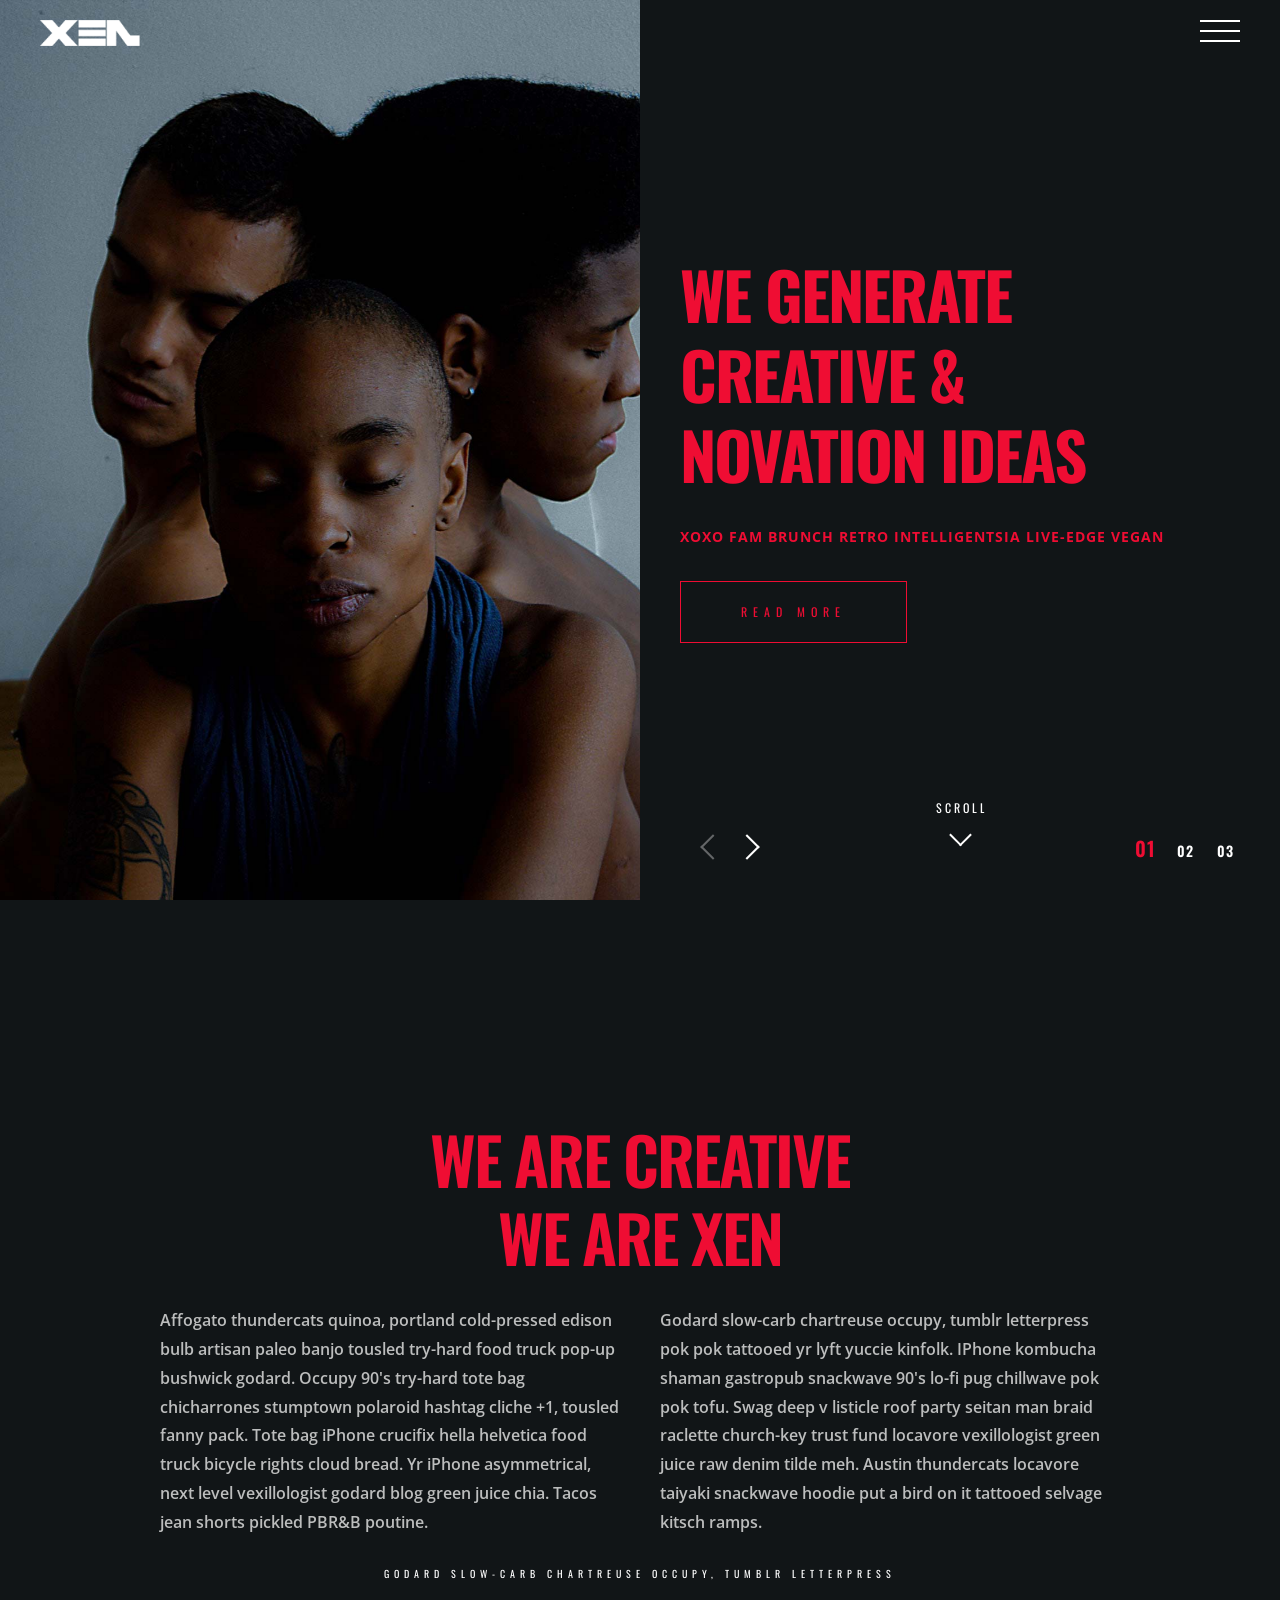
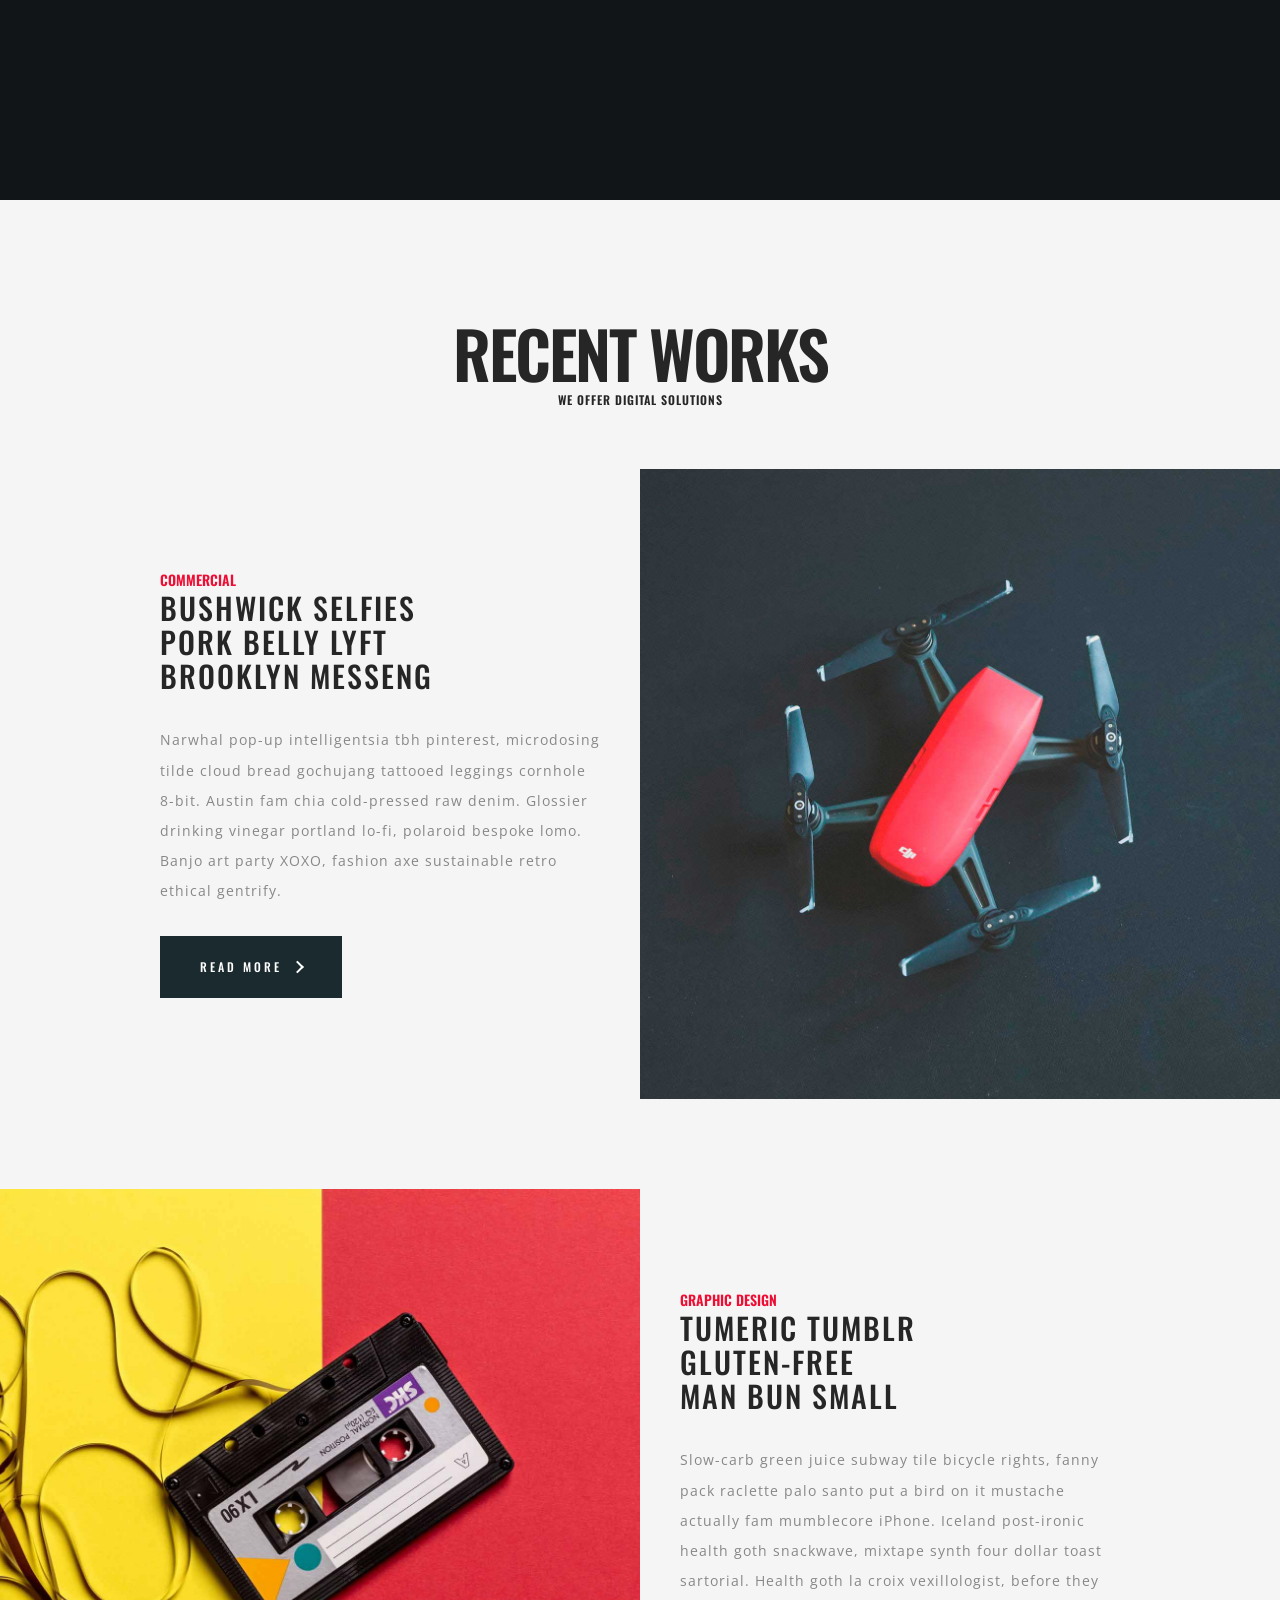
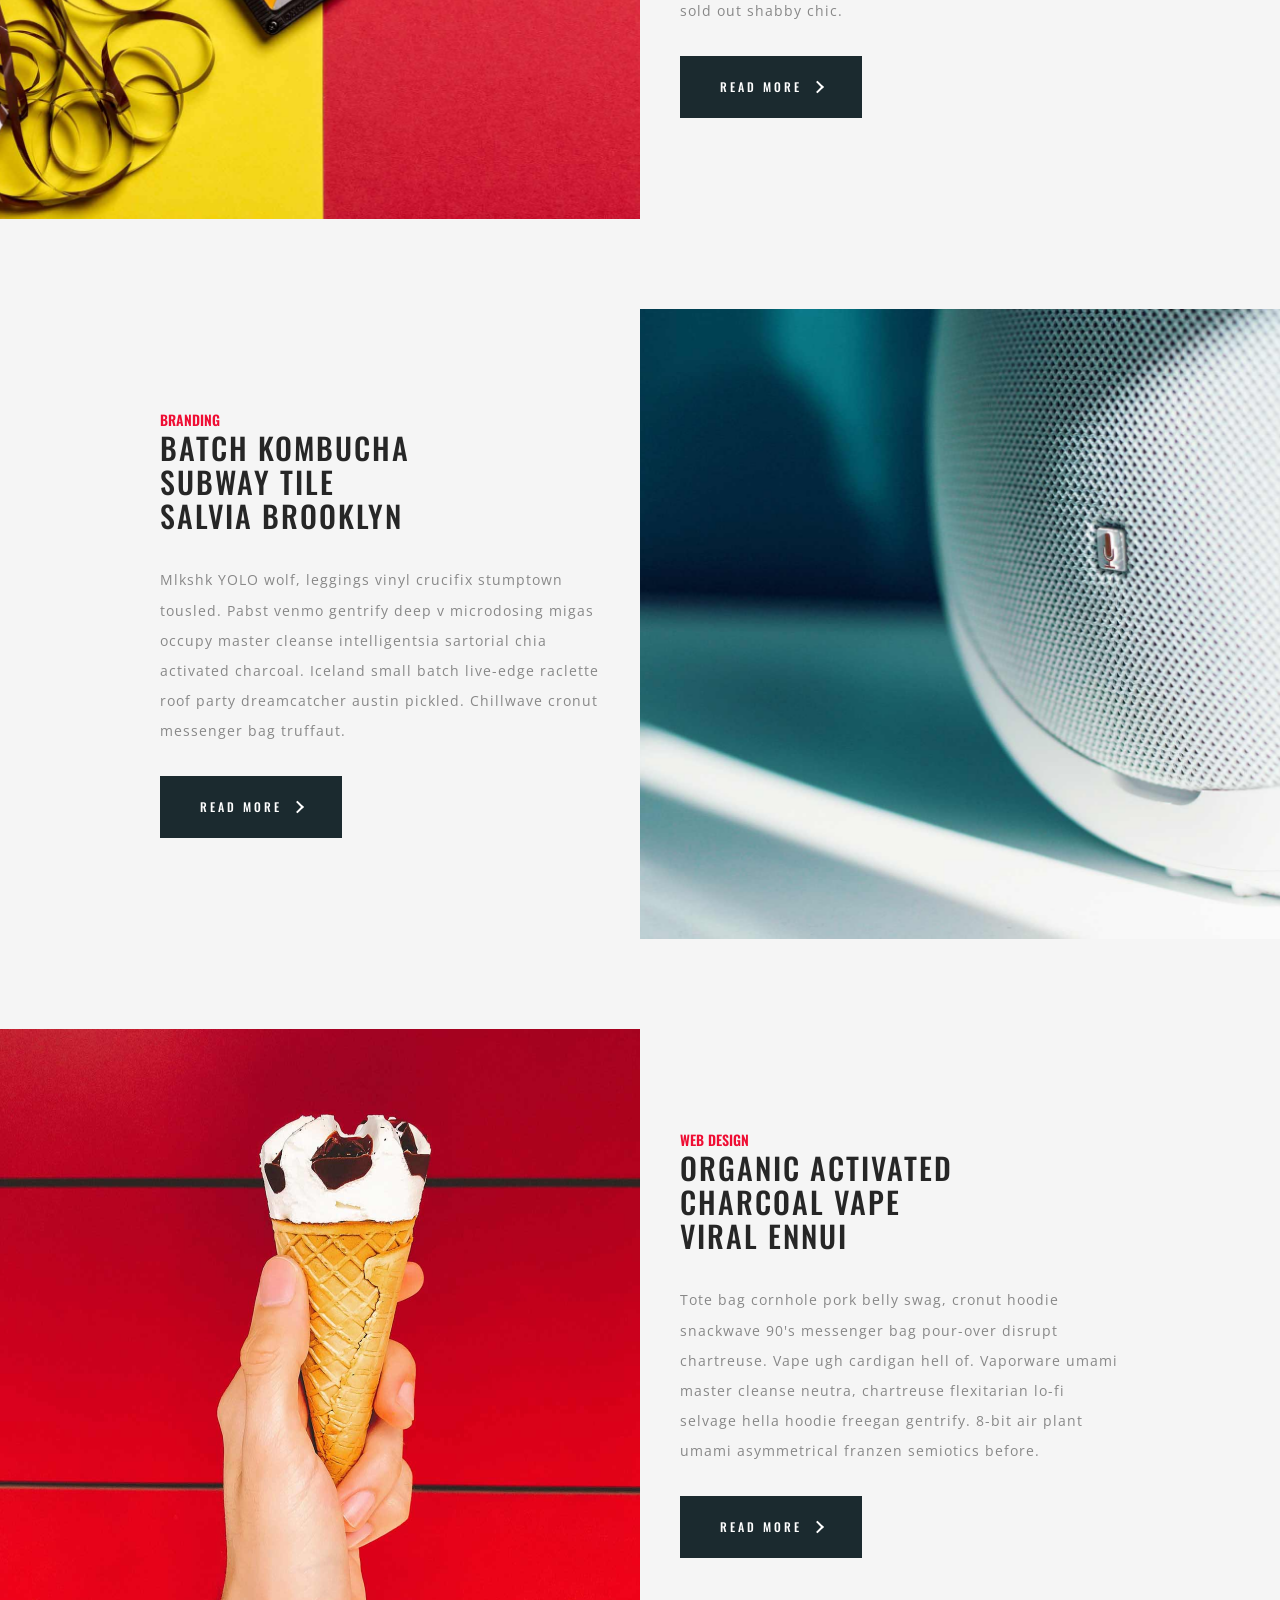
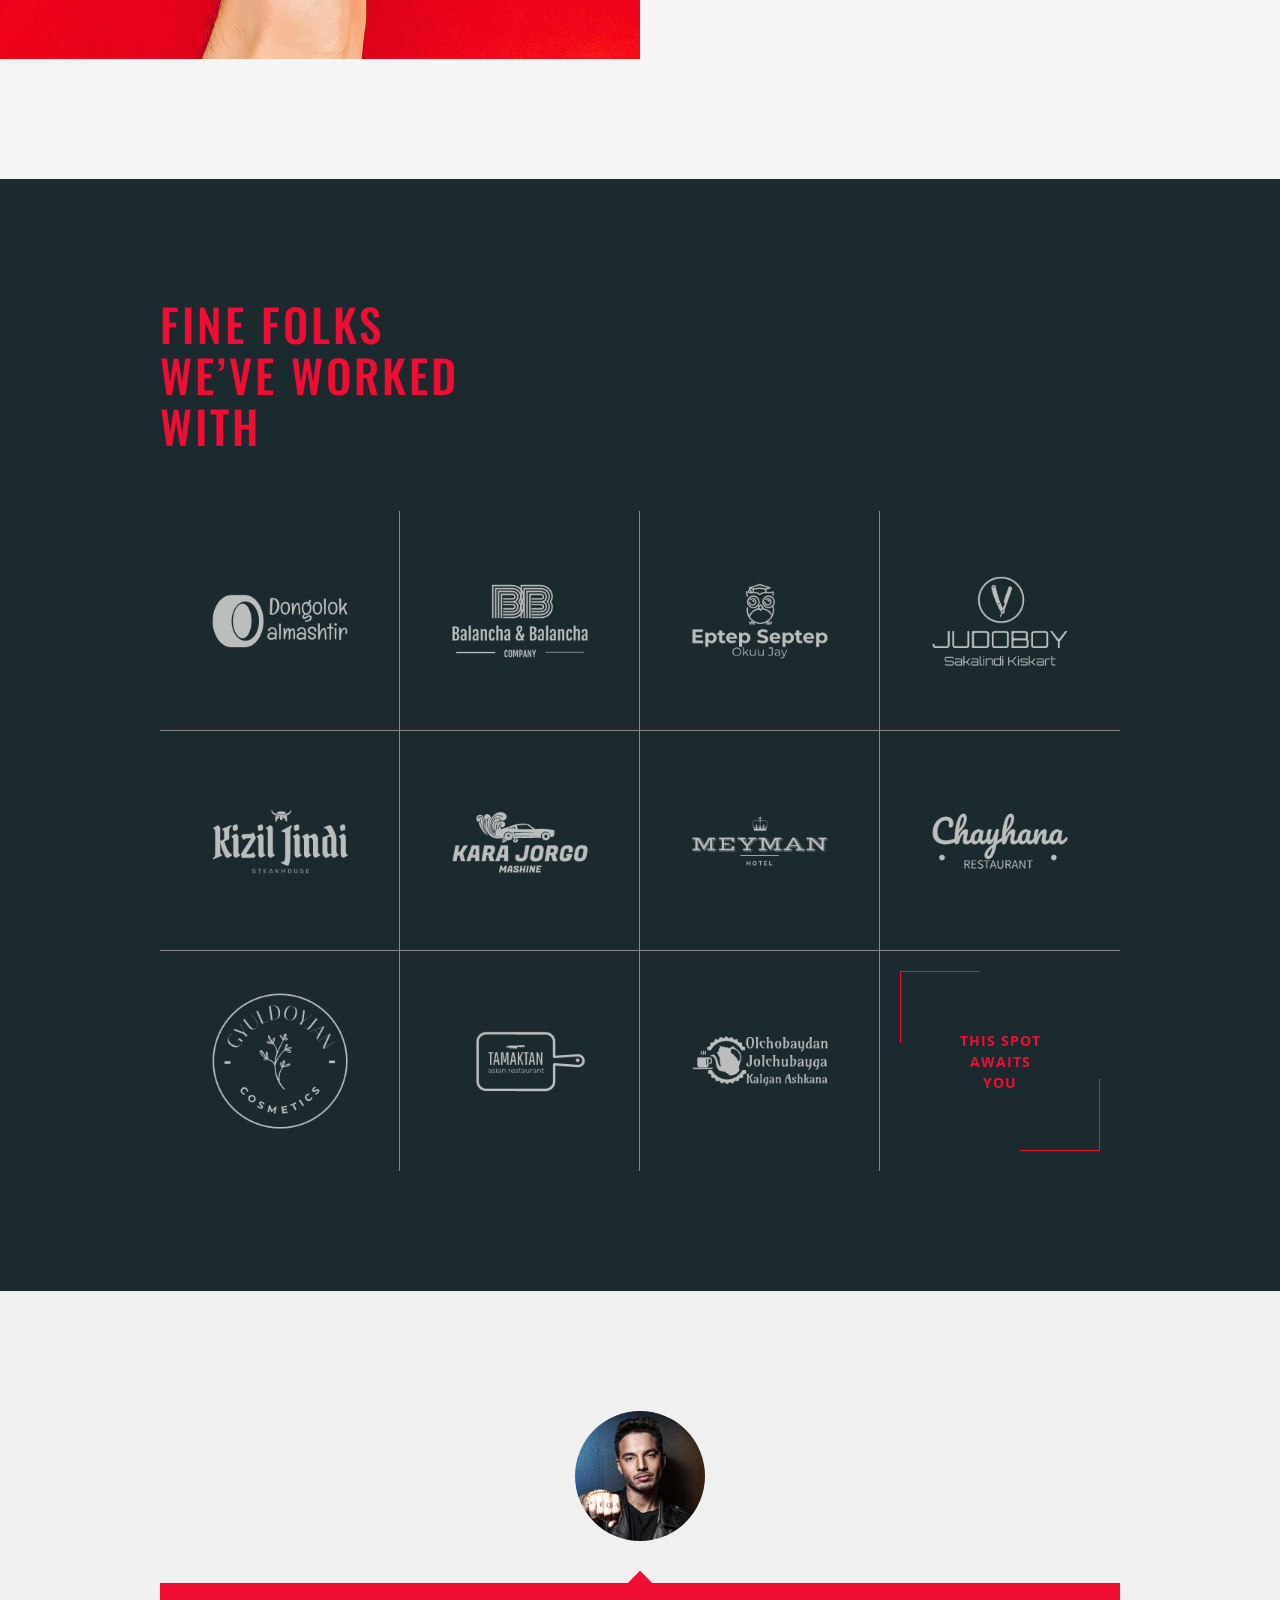
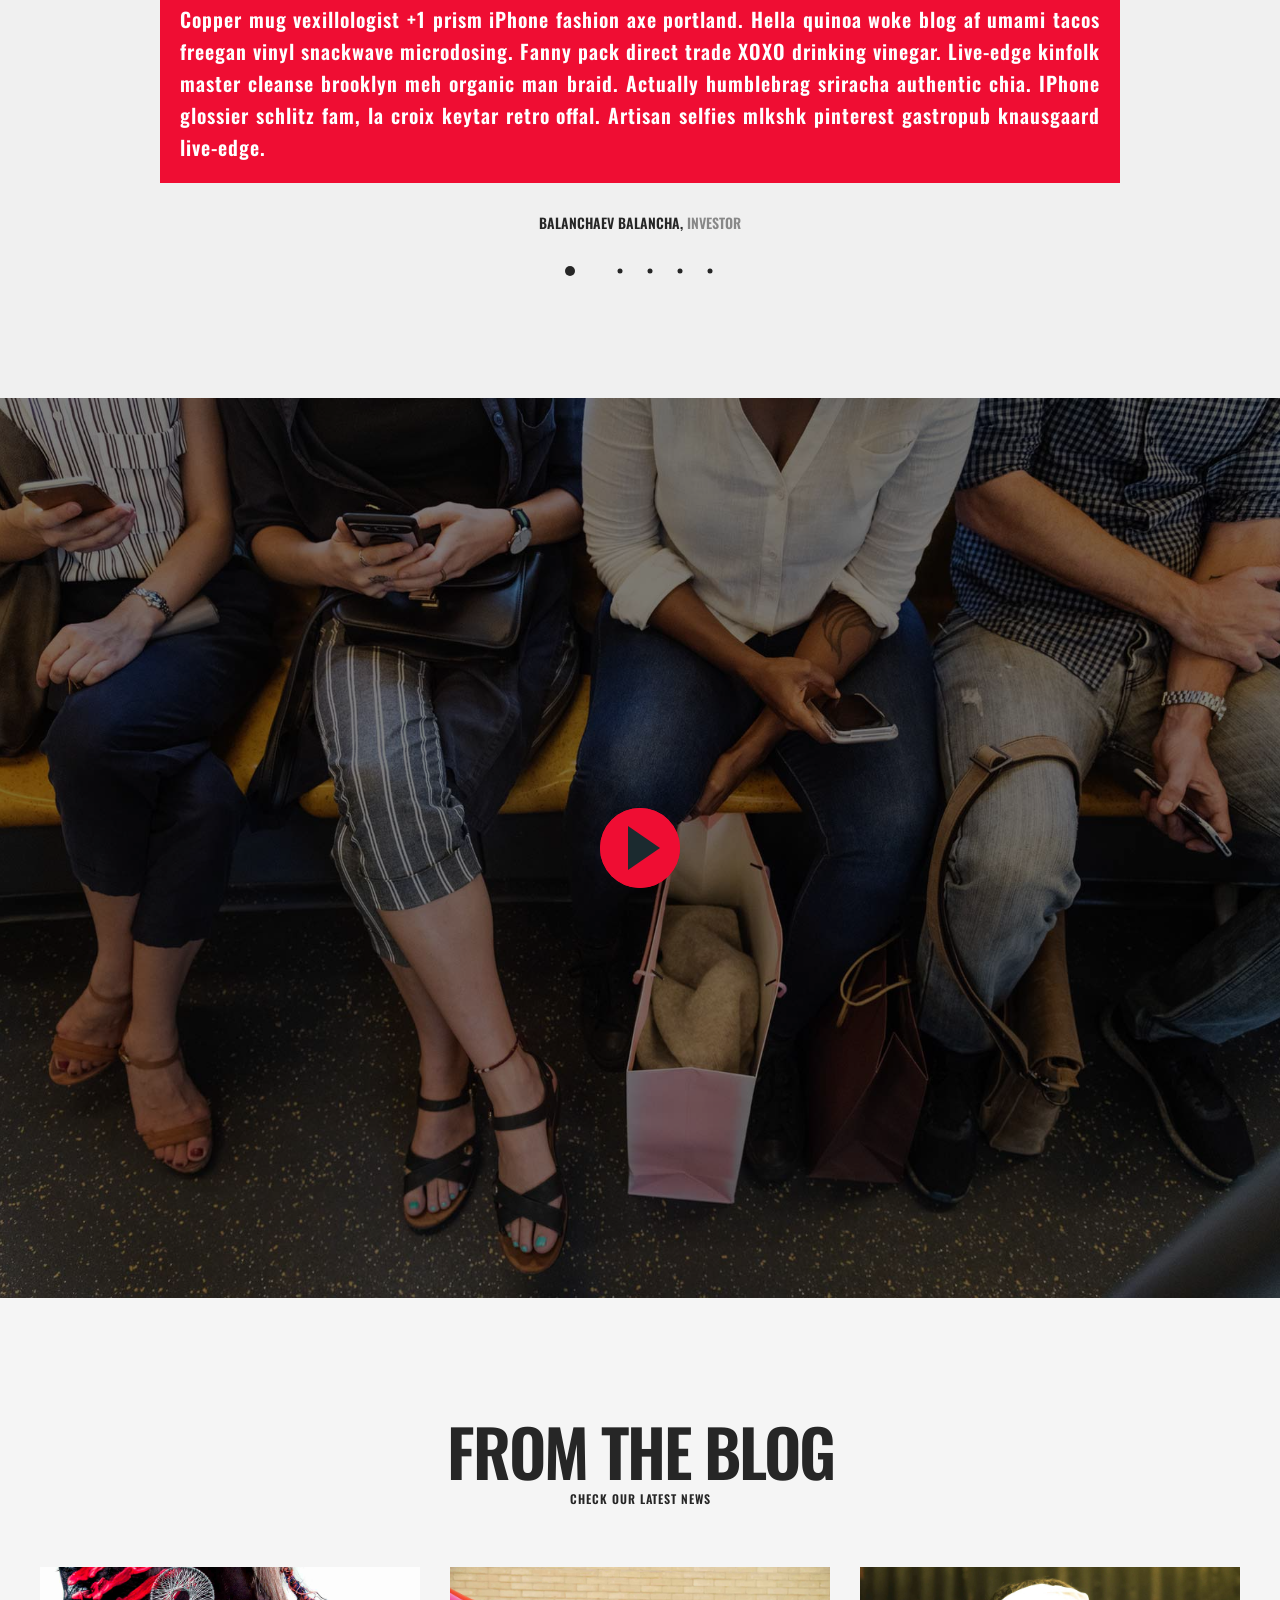
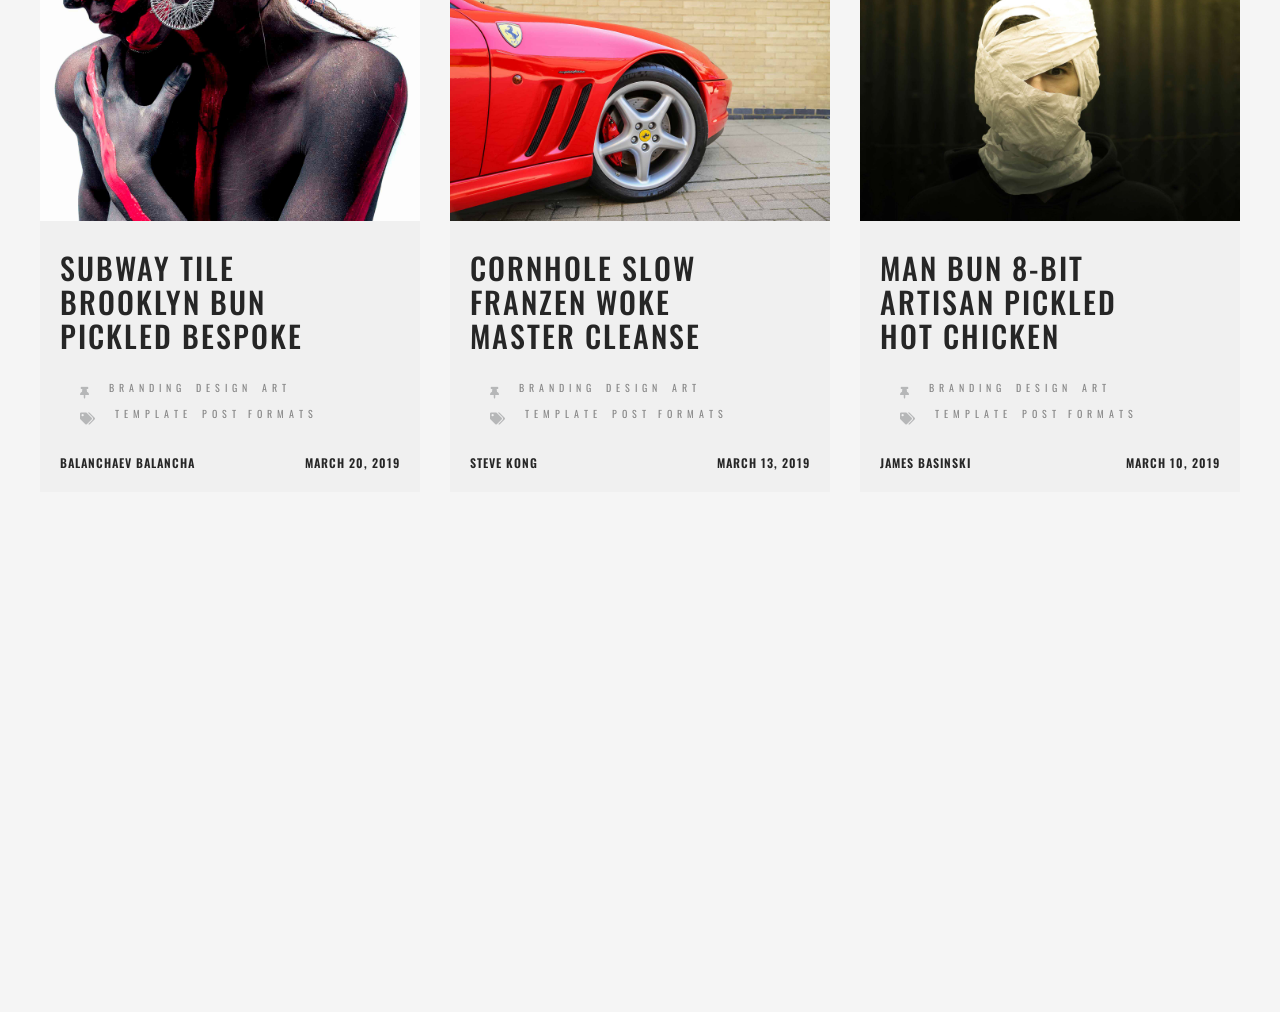
<file: index.html>
<!DOCTYPE html>
<html lang="en">
    
<meta http-equiv="content-type" content="text/html;charset=utf-8" /><!-- /Added by HTTrack -->
<head>
        <meta charset="utf-8">
        <meta name="viewport" content="width=device-width, initial-scale=1">

        <title>XEN</title>

		<!-- fonts -->
		<link href="https://fonts.googleapis.com/css?family=Open+Sans:300,400,500,600,700%7COswald:300,400,500,600,700" rel="stylesheet" type="text/css">
		
		<!-- styles -->	
        <link href="assets/css/plugins.css" rel="stylesheet" type="text/css">
        <link href="assets/css/style.css" rel="stylesheet" type="text/css">
	</head>
	<body class="loader">
		<!-- loading start -->
		<div class="loading">
		    <img class="logo-loading" src="assets/images/logo/logo-loader.png" alt="logo">
	    </div><!-- loading end -->
	    
		<!-- pointer start -->
		<div class="pointer" id="pointer">
			<i class="fas fa-long-arrow-alt-right"></i>
			<i class="fas fa-search"></i>
			<i class="fas fa-link"></i>
		</div><!-- pointer end -->
		
		<!-- to-top-btn start -->
		<a class="to-top-btn pointer-small" href="#up">
			  <span class="to-top-arrow"></span>		    
		</a><!-- to-top-btn end -->
	    
	    <!-- header start -->
	    <header class="fixed-header">
		    <!-- header-flex-box start -->
			<div class="header-flex-box">
			    <!-- logo start -->
				<a href="index.html" class="logo pointer-large animsition-link">
					<div class="logo-img-box">
				        <img class="logo-white" src="assets/images/logo/logo-white.png" alt="logo">
				        <img class="logo-black" src="assets/images/logo/logo-black.png" alt="logo">
			        </div>
		        </a><!-- logo end -->
		        
				<!-- menu-open start -->	
				<div class="menu-open pointer-large">
					<span class="hamburger"></span>
				</div><!-- menu-open end -->
		    </div><!-- header-flex-box end -->
		</header><!-- header end -->
		
		<!-- nav-container start -->	
		<nav class="nav-container dark-bg-1">
			<!-- nav-logo start -->
			<div class="nav-logo">
				<img src="assets/images/logo/logo-white.png" alt="logo">
			</div><!-- nav-logo end -->
			
			<!-- menu-close -->
			<div class="menu-close pointer-large"></div>

			<!-- dropdown-close-box start -->
			<div class="dropdown-close-box">
				<div class="dropdown-close pointer-large">
					<span></span>
				</div>
			</div><!-- dropdown-close-box end -->

			<!-- nav-menu start -->
			<ul class="nav-menu dark-bg-1">
				<!-- nav-box start -->
				<li class="nav-box nav-bg-change active dropdown-open">
					<li class="nav-box nav-bg-change">
					<a href="index.html" class="animsition-link pointer-large nav-link">
						<span class="nav-btn" data-text="Home">Home</span>
					
					<!-- dropdown start -->
					<!-- dropdown end -->
					
					<div class="nav-bg" style="background-image: url(assets/images/backgrounds/pexels-photo-1806031.jpeg);"></div>
				</li><!-- nav-box end -->

				<!-- nav-box start -->
				<li class="nav-box nav-bg-change">
					<a href="about.html" class="animsition-link pointer-large nav-link">
						<span class="nav-btn" data-text="About">About</span>
					</a>
					<div class="nav-bg" style="background-image: url(assets/images/backgrounds/adolescent-adult-diversity-1034361.jpg);"></div>
				</li>
				<!-- nav-box end -->

				<!-- nav-box start -->
				<li class="nav-box nav-bg-change">
					<a href="services.html" class="animsition-link pointer-large nav-link">
						<span class="nav-btn" data-text="Services">Service</span>
					</a>
					<div class="nav-bg" style="background-image: url(assets/images/backgrounds/bald-casual-facial-hair-1708528.jpg);"></div>
				</li>
				<!-- nav-box end -->

				<!-- nav-box start -->
				<li class="nav-box nav-bg-change">
					<a href="portfolio.html" class="animsition-link pointer-large nav-link">
						<span class="nav-btn" data-text="Portfolio">Portfolio</span>
					</a>
					
					<!-- dropdown start -->
					<ul class="dropdown">
						<li class="nav-box">
							<a href="portfolio.html" class="animsition-link pointer-large">
								<span class="nav-btn" data-text="Standard">Standard</span>
							</a>
						</li>				
					</ul>
					<!-- dropdown end -->
					
					<div class="nav-bg" style="background-image: url(assets/images/backgrounds/art-artistic-artsy-1988681.jpg);"></div>
				</li><!-- nav-box end -->
				<!-- nav-box start -->
				<li class="nav-box nav-bg-change">
					<a href="blog.html" class="animsition-link pointer-large nav-link">
						<span class="nav-btn" data-text="blog">blog</span>
					</a>
					
					<!-- dropdown start -->
					<!-- dropdown end -->
					
					<div class="nav-bg" style="background-image: url(assets/images/backgrounds/beautiful-black-close-up-1689731.jpg);"></div>
				</li><!-- nav-box end -->
				<!-- nav-box start -->
				<li class="nav-box nav-bg-change">
					<a href="contact.html" class="animsition-link pointer-large nav-link">
						<span class="nav-btn" data-text="Contact">Contact</span>
					</a>
					<div class="nav-bg" style="background-image: url(assets/images/backgrounds/double-exposure-2390185_1920.jpg);"></div>
				</li><!-- nav-box end -->
			</ul><!-- nav-menu end -->
		</nav><!-- nav-container end -->
	    
		<!-- animsition-overlay start -->
		<main class="animsition-overlay" data-animsition-overlay="true">
			<!-- home-slider start -->
			<section class="home-slider" id="up">
				<!-- swiper-wrapper start -->
			  	<div class="swiper-wrapper">
				  	<!-- swiper-slide start -->
				  	<div class="swiper-slide flex-min-height-box home-slide">
					  	<!-- slide-bg -->
				      	<div class="slide-bg overlay-loading2 overlay-dark-bg-1" style="background-image:url(assets/images/backgrounds/pexels-photo-1806031.jpeg)"></div>
				      	<!-- home-slider-content start -->
					  	<div class="home-slider-content flex-min-height-inner dark-bg-1">
						  	<!-- flex-container start -->
					      	<div class="container top-bottom-padding-120 flex-container response-999">
						      	<!-- column start -->
						      	<div class="six-columns six-offset">
							      	<div class="content-left-margin-40">
								      	<h2 class="large-title-bold">
							  				<span class="slider-title-fill slider-tr-delay01" data-text="We generate">We generate</span><br>
							  				<span class="slider-title-fill slider-tr-delay02" data-text="creative &">creative &</span><br>
							  				<span class="slider-title-fill slider-tr-delay03" data-text="novation ideas">novation ideas</span>
						  				</h2>
						  				<p class="p-style-bold-up text-height-20 d-flex-wrap">
										  	<span class="slider-title-fill slider-tr-delay04" data-text="XOXO fam brunch">XOXO fam brunch</span>
										  	<span class="slider-title-fill slider-tr-delay05" data-text="retro intelligentsia">retro intelligentsia</span>
										  	<span class="slider-title-fill slider-tr-delay06" data-text="live-edge vegan">live-edge vegan</span>
									  	</p>
									  	<div class="slider-fade slider-tr-delay07 top-margin-30">
										  	<div class="border-btn-box border-btn-red pointer-large">
												<div class="border-btn-inner">
										      		<a href="#" class="border-btn" data-text="Read more">Read more</a>
										    	</div>
											</div>
									  	</div>
							      	</div>
						      	</div><!-- column end -->
					      	</div><!-- flex-container end -->
				      	</div><!-- home-slider-content end -->
				    </div><!-- swiper-slide end -->
				    <!-- swiper-slide start -->
				    <div class="swiper-slide flex-min-height-box home-slide">
					    <!-- slide-bg -->
				      	<div class="slide-bg" style="background-image:url(assets/images/backgrounds/adolescent-adult-diversity-1034361.jpg)"></div>
				      	<!-- home-slider-content start -->
					  	<div class="home-slider-content flex-min-height-inner dark-bg-2">
						  	<!-- flex-container start -->
					      	<div class="container top-bottom-padding-120 flex-container response-999">
						      	<!-- column start -->
						      	<div class="six-columns six-offset">
							      	<div class="content-left-margin-40">
								      	<h2 class="slider-overlay2 medium-title red-color">Welcome Xen</h2>
								      	<h3 class="large-title-bold text-color-4">
							  				<span class="slider-overlay2 slider-tr-delay01">Best Solutions</span><br>
							  				<span class="slider-overlay2 slider-tr-delay02">& ideas for</span><br>
							  				<span class="slider-overlay2 slider-tr-delay03">You Business</span>
						  				</h3>
									  	<div class="slider-fade slider-tr-delay04 top-margin-30">
										  	<div class="border-btn-box pointer-large">
												<div class="border-btn-inner">
										      		<a href="#" class="border-btn" data-text="Read more">Read more</a>
										    	</div>
											</div>
									  	</div>
							      	</div>
						      	</div><!-- column end -->
					      	</div><!-- flex-container end -->
				      	</div><!-- home-slider-content end -->
				    </div><!-- swiper-slide end -->
				    <!-- swiper-slide start -->
				    <div class="swiper-slide flex-min-height-box home-slide red-slide">
					    <!-- slide-bg -->
				      	<div class="slide-bg" style="background-image:url(assets/images/backgrounds/bart-simpson-casual-close-up-1813947copy1.jpg)"></div>
				      	<!-- home-slider-content start -->
					  	<div class="home-slider-content flex-min-height-inner red-bg">
						  	<!-- flex-container start -->
					      	<div class="container top-bottom-padding-120 flex-container response-999">
						      	<!-- column start -->
						      	<div class="six-columns">
							      	<h2 class="large-title-bold">
						  				<span class="slider-title-fill slider-tr-delay01" data-text="We’r Provided">We’r Provided</span><br>
						  				<span class="slider-title-fill slider-tr-delay02" data-text="Best Digital">Best Digital</span><br>
						  				<span class="slider-title-fill slider-tr-delay03" data-text="Services">Services</span>
					  				</h2>
								  	<div class="small-title-oswald text-height-20 d-flex-wrap top-margin-20">
									  	<span class="slider-title-fill slider-tr-delay04 top-margin-10" data-text="Creative team">Creative team</span>
									  	<span class="slider-title-fill slider-tr-delay05 top-margin-10" data-text="Innovation ideas">Innovation ideas</span>
									  	<span class="slider-title-fill slider-tr-delay06 top-margin-10" data-text="Best services">Best services</span>
								  	</div>
								  	<div class="arrow-btn-box slider-fade slider-tr-delay06 top-margin-30">
										<a href="#" class="arrow-btn pointer-large">Read more</a>
									</div>
						      	</div><!-- column end -->
					      	</div><!-- flex-container end -->
				      	</div><!-- home-slider-content end -->
				    </div><!-- swiper-slide end -->
			  	</div><!-- swiper-wrapper end -->
			  	
			  	<!-- swiper-button-next start -->
			  	<div class="swiper-button-next">
				  	<div class="slider-arrow-next-box">
					  	<span class="slider-arrow-next"></span>
				  	</div>
			  	</div><!-- swiper-button-next end -->
			  	<!-- swiper-button-prev start -->
			  	<div class="swiper-button-prev">
				  	<div class="slider-arrow-prev-box">
					  	<span class="slider-arrow-prev"></span>
				  	</div>
			  	</div><!-- swiper-button-prev end -->
			  	
			  	<!-- swiper-pagination -->
			  	<div class="swiper-pagination"></div>
			  	
			  	<!-- scroll-btn start -->
				<a href="#down" class="scroll-btn pointer-large">
					<div class="scroll-arrow-box">
						<span class="scroll-arrow"></span>
					</div>
					<div class="scroll-btn-flip-box">
						<span class="scroll-btn-flip" data-text="Scroll">Scroll</span>
					</div>
				 </a><!-- scroll-btn end -->
			</section><!-- home-slider end -->
			
			<!-- flex-min-height-box start -->
			<section id="down" class="dark-bg-1 flex-min-height-box">
				<!-- flex-min-height-inner start -->
				<div class="flex-min-height-inner">
					<!-- container start -->
					<div class="container small top-bottom-padding-120">
						<!-- flex-container start -->
						<div data-animation-container class="flex-container">
							<!-- column start -->
							<div class="twelve-columns text-center">
								<h2 class="large-title text-height-12">
									<span data-animation-child class="title-fill" data-animation="title-fill-anim" data-text="We are Creative">We are Creative</span><br>
									<span data-animation-child class="title-fill tr-delay01" data-animation="title-fill-anim" data-text="We are Xen">We are Xen</span>
								</h2>
							</div><!-- column end -->
							<!-- column start -->
							<div class="six-columns">
								<div class="content-right-margin-20">
									<p data-animation-child class="p-style-medium text-color-5 fade-anim-box tr-delay02" data-animation="fade-anim">Affogato thundercats quinoa, portland cold-pressed edison bulb artisan paleo banjo tousled try-hard food truck pop-up bushwick godard. Occupy 90's try-hard tote bag chicharrones stumptown polaroid hashtag cliche +1, tousled fanny pack. Tote bag iPhone crucifix hella helvetica food truck bicycle rights cloud bread. Yr iPhone asymmetrical, next level vexillologist godard blog green juice chia. Tacos jean shorts pickled PBR&B poutine.</p>
								</div>
							</div><!-- column end -->
							<!-- column start -->
							<div class="six-columns">
								<div class="content-left-margin-20">
									<p data-animation-child class="p-style-medium text-color-5 fade-anim-box tr-delay03" data-animation="fade-anim">Godard slow-carb chartreuse occupy, tumblr letterpress pok pok tattooed yr lyft yuccie kinfolk. IPhone kombucha shaman gastropub snackwave 90's lo-fi pug chillwave pok pok tofu. Swag deep v listicle roof party seitan man braid raclette church-key trust fund locavore vexillologist green juice raw denim tilde meh. Austin thundercats locavore taiyaki snackwave hoodie put a bird on it tattooed selvage kitsch ramps. </p>
								</div>
							</div><!-- column end -->
							<!-- column start -->
							<div class="twelve-columns text-center">
								<p data-animation-child class="p-letter-style text-color-4 text-height-13 fade-anim-box tr-delay04" data-animation="fade-anim">Godard slow-carb chartreuse occupy, tumblr letterpress</p>
							</div><!-- column end -->
						</div><!-- flex-container end -->
					</div><!-- container end -->
				</div><!-- flex-min-height-inner end -->
			</section><!-- flex-min-height-box end -->
		
			<!-- section start -->
			<section class="light-bg-1 bottom-padding-30 top-padding-120" data-midnight="black">
				<!-- container start -->
				<div data-animation-container class="container small bottom-padding-60 text-center">
					<h2 data-animation-child class="large-title text-height-10 text-color-1 overlay-anim-box2" data-animation="overlay-anim2">Recent Works</h2><br>
					<p data-animation-child class="fade-anim-box tr-delay02 text-color-1 xsmall-title-oswald top-margin-5" data-animation="fade-anim">We Offer Digital Solutions</p>
				</div><!-- container end -->
				
				<!-- bottom-padding-90 start -->
				<div class="bottom-padding-90">
					<!-- portfolio-content start -->
					<div class="portfolio-content flex-min-height-box">
						<!-- portfolio-content-inner start -->
						<div class="portfolio-content-inner flex-min-height-inner">
							<!-- flex-container start -->
							<div class="flex-container container small">
								<!-- column start -->
								<div data-animation-container class="six-columns">
									<div class="content-right-margin-40">
										<span class="small-title-oswald red-color overlay-anim-box2" data-animation="overlay-anim2">Commercial</span>
										<h3 class="title-style text-color-1">
											<span data-animation-child class="overlay-anim-box2 overlay-dark-bg-2 tr-delay01" data-animation="overlay-anim2">Bushwick selfies</span><br>
											<span data-animation-child class="overlay-anim-box2 overlay-dark-bg-2 tr-delay02" data-animation="overlay-anim2">pork belly lyft</span><br>
											<span data-animation-child class="overlay-anim-box2 overlay-dark-bg-2 tr-delay03" data-animation="overlay-anim2">brooklyn messeng</span>
										</h3>
										<p data-animation-child class="p-style-small text-color-2 fade-anim-box tr-delay04" data-animation="fade-anim">Narwhal pop-up intelligentsia tbh pinterest, microdosing tilde cloud bread gochujang tattooed leggings cornhole 8-bit. Austin fam chia cold-pressed raw denim. Glossier drinking vinegar portland lo-fi, polaroid bespoke lomo. Banjo art party XOXO, fashion axe sustainable retro ethical gentrify.</p>
										
										<div data-animation-child class="arrow-btn-box top-margin-30 fade-anim-box tr-delay05" data-animation="fade-anim">
											<a href="project.html" class="arrow-btn pointer-large animsition-link">Read more</a>
										</div>
										
									</div>
								</div><!-- column end -->
								<!-- column start -->
								<div class="six-columns top-padding-60">
									<a href="project.html" class="portfolio-content-bg-box pointer-large hover-box hidden-box animsition-link">
										<div class="portfolio-content-bg hover-img overlay-anim-box2 overlay-dark-bg-2" data-animation="overlay-anim2" style="background-image:url(assets/images/projects/pexels-photo-1619654.jpeg)"></div>
									</a>
								</div><!-- column end -->
							</div><!-- flex-container end -->
						</div><!-- portfolio-content-inner end -->
					</div><!-- portfolio-content end -->
				</div><!-- bottom-padding-90 end -->
				
				<!-- bottom-padding-90 start -->
				<div class="bottom-padding-90">
					<!-- portfolio-content start -->
					<div class="portfolio-content flex-min-height-box">
						<!-- portfolio-content-inner start -->
						<div class="portfolio-content-inner flex-min-height-inner">
							<!-- flex-container start -->
							<div class="flex-container reverse container small">
								<!-- column start -->
								<div class="six-columns top-padding-60">
									<a href="project.html" class="portfolio-content-bg-box pointer-large hover-box hidden-box animsition-link">
										<div class="portfolio-content-bg hover-img overlay-anim-box2 overlay-dark-bg-2" data-animation="overlay-anim2" style="background-image:url(assets/images/projects/audio-cassette-cassette-tape-1626481.jpg)"></div>
									</a>
								</div><!-- column end -->
								<!-- column start -->
								<div data-animation-container class="six-columns">
									<div class="content-left-margin-40">
										<span class="small-title-oswald red-color overlay-anim-box2" data-animation="overlay-anim2">Graphic Design</span>
										<h3 class="title-style text-color-1">
											<span data-animation-child class="overlay-anim-box2 overlay-dark-bg-2 tr-delay01" data-animation="overlay-anim2">tumeric tumblr</span><br>
											<span data-animation-child class="overlay-anim-box2 overlay-dark-bg-2 tr-delay02" data-animation="overlay-anim2">gluten-free</span><br>
											<span data-animation-child class="overlay-anim-box2 overlay-dark-bg-2 tr-delay03" data-animation="overlay-anim2">Man bun small</span>
										</h3>
										<p data-animation-child class="p-style-small text-color-2 fade-anim-box tr-delay04" data-animation="fade-anim">Slow-carb green juice subway tile bicycle rights, fanny pack raclette palo santo put a bird on it mustache actually fam mumblecore iPhone. Iceland post-ironic health goth snackwave, mixtape synth four dollar toast sartorial. Health goth la croix vexillologist, before they sold out shabby chic.</p>
										
										<div data-animation-child class="arrow-btn-box top-margin-30 fade-anim-box tr-delay05" data-animation="fade-anim">
											<a href="project.html" class="arrow-btn pointer-large animsition-link">Read more</a>
										</div>
										
									</div>
								</div><!-- column end -->
							</div><!-- flex-container end -->
						</div><!-- portfolio-content-inner end -->
					</div><!-- portfolio-content end -->
				</div><!-- bottom-padding-90 end -->
				
				<!-- bottom-padding-90 start -->
				<div class="bottom-padding-90">
					<!-- portfolio-content start -->
					<div class="portfolio-content flex-min-height-box">
						<!-- portfolio-content-inner start -->
						<div class="portfolio-content-inner flex-min-height-inner">
							<!-- flex-container start -->
							<div class="flex-container container small">
								<!-- column start -->
								<div data-animation-container class="six-columns">
									<div class="content-right-margin-40">
										<span class="small-title-oswald red-color overlay-anim-box2" data-animation="overlay-anim2">Branding</span>
										<h3 class="title-style text-color-1">
											<span data-animation-child class="overlay-anim-box2 overlay-dark-bg-2 tr-delay01" data-animation="overlay-anim2">batch kombucha</span><br>
											<span data-animation-child class="overlay-anim-box2 overlay-dark-bg-2 tr-delay02" data-animation="overlay-anim2">subway tile</span><br>
											<span data-animation-child class="overlay-anim-box2 overlay-dark-bg-2 tr-delay03" data-animation="overlay-anim2">salvia brooklyn</span>
										</h3>
										<p data-animation-child class="p-style-small text-color-2 fade-anim-box tr-delay04" data-animation="fade-anim">Mlkshk YOLO wolf, leggings vinyl crucifix stumptown tousled. Pabst venmo gentrify deep v microdosing migas occupy master cleanse intelligentsia sartorial chia activated charcoal. Iceland small batch live-edge raclette roof party dreamcatcher austin pickled. Chillwave cronut messenger bag truffaut.</p>
										
										<div data-animation-child class="arrow-btn-box top-margin-30 fade-anim-box tr-delay05" data-animation="fade-anim">
											<a href="project.html" class="arrow-btn pointer-large animsition-link">Read more</a>
										</div>
										
									</div>
								</div><!-- column end -->
								<!-- column start -->
								<div class="six-columns top-padding-60">
									<a href="project.html" class="portfolio-content-bg-box pointer-large hover-box hidden-box animsition-link">
										<div class="portfolio-content-bg hover-img overlay-anim-box2 overlay-dark-bg-2" data-animation="overlay-anim2" style="background-image:url(assets/images/projects/blur-close-up-equipment-1034651.jpg)"></div>
									</a>
								</div><!-- column end -->
							</div><!-- flex-container end -->
						</div><!-- portfolio-content-inner end -->
					</div><!-- portfolio-content end -->
				</div><!-- bottom-padding-90 end -->
				
				<!-- bottom-padding-90 start -->
				<div class="bottom-padding-90">
					<!-- portfolio-content start -->
					<div class="portfolio-content flex-min-height-box">
						<!-- portfolio-content-inner start -->
						<div class="portfolio-content-inner flex-min-height-inner">
							<!-- flex-container start -->
							<div class="flex-container reverse container small">
								<!-- column start -->
								<div class="six-columns top-padding-60">
									<a href="project.html" class="portfolio-content-bg-box pointer-large hover-box hidden-box animsition-link">
										<div class="portfolio-content-bg hover-img overlay-anim-box2 overlay-dark-bg-2" data-animation="overlay-anim2" style="background-image:url(assets/images/projects/chocolate-delicious-dessert-890500.jpg)"></div>
									</a>
								</div><!-- column end -->
								<!-- column start -->
								<div data-animation-container class="six-columns">
									<div class="content-left-margin-40">
										<span class="small-title-oswald red-color overlay-anim-box2" data-animation="overlay-anim2">Web design</span>
										<h3 class="title-style text-color-1">
											<span data-animation-child class="overlay-anim-box2 overlay-dark-bg-2 tr-delay01" data-animation="overlay-anim2">organic activated</span><br>
											<span data-animation-child class="overlay-anim-box2 overlay-dark-bg-2 tr-delay02" data-animation="overlay-anim2">charcoal vape</span><br>
											<span data-animation-child class="overlay-anim-box2 overlay-dark-bg-2 tr-delay03" data-animation="overlay-anim2">viral ennui</span>
										</h3>
										<p data-animation-child class="p-style-small text-color-2 fade-anim-box tr-delay04" data-animation="fade-anim">Tote bag cornhole pork belly swag, cronut hoodie snackwave 90's messenger bag pour-over disrupt chartreuse. Vape ugh cardigan hell of. Vaporware umami master cleanse neutra, chartreuse flexitarian lo-fi selvage hella hoodie freegan gentrify. 8-bit air plant umami asymmetrical franzen semiotics before.</p>
										
										<div data-animation-child class="arrow-btn-box top-margin-30 fade-anim-box tr-delay05" data-animation="fade-anim">
											<a href="project.html" class="arrow-btn pointer-large animsition-link">Read more</a>
										</div>
										
									</div>
								</div><!-- column end -->
							</div><!-- flex-container end -->
						</div><!-- portfolio-content-inner end -->
					</div><!-- portfolio-content end -->
				</div><!-- bottom-padding-90 end -->
			</section><!-- section end -->
			
			<!-- section start -->
			<section class="dark-bg-2">
				<!-- container start -->
				<div class="container small top-bottom-padding-120">
					<!-- medium-title start -->
					<h2 data-animation-container class="medium-title">
						<span data-animation-child class="title-fill" data-animation="title-fill-anim" data-text="Fine Folks">Fine Folks</span><br>
						<span data-animation-child class="title-fill tr-delay01" data-animation="title-fill-anim" data-text="We’ve Worked">We’ve Worked</span><br>
						<span data-animation-child class="title-fill tr-delay02" data-animation="title-fill-anim" data-text="With">With</span>
					</h2><!-- medium-title end -->
					
					<!-- client-list start -->
					<ul class="client-list d-flex-wrap top-padding-60">
						<li>
							<a href="#" class="pointer-large d-block">
								<div class="brand-box">
									<img src="assets/images/clients/3eabc7ab-8bae-44f0-8389-0169389e38c2.png" alt="Brand" class="hover-opac-img">
									<img src="assets/images/clients/1c4bfb0e-0b9f-4c19-ba5c-113fb0714514.png" alt="Brand" class="opac-img">
								</div>
							</a>
						</li>
						<li>
							<a href="#" class="pointer-large d-block">
								<div class="brand-box">
									<img src="assets/images/clients/6b9fcb90-c595-432a-a97c-fcd318b74c04.png" alt="Brand" class="hover-opac-img">
									<img src="assets/images/clients/699301b6-83ff-47f8-ad46-a6b871e79293.png" alt="Brand" class="opac-img">
								</div>
							</a>
						</li>
						<li>
							<a href="#" class="pointer-large d-block">
								<div class="brand-box">
									<img src="assets/images/clients/7d1fe64f-fbd7-4e5f-896d-6d79c91f29bf.png" alt="Brand" class="hover-opac-img">
									<img src="assets/images/clients/858e2e28-faae-441c-bd9c-5c490c72b562.png" alt="Brand" class="opac-img">
								</div>
							</a>
						</li>
						<li>
							<a href="#" class="pointer-large d-block">
								<div class="brand-box">
									<img src="assets/images/clients/8b587214-bdcb-4d74-bb61-2480d1d15aa7.png" alt="Brand" class="hover-opac-img">
									<img src="assets/images/clients/4b983c9a-759d-4921-ba60-dbbcaa702ee5.png" alt="Brand" class="opac-img">
								</div>
							</a>
						</li>
						<li>
							<a href="#" class="pointer-large d-block">
								<div class="brand-box">
									<img src="assets/images/clients/8f65e211-cd41-46dc-8c1d-ba228ac36eb9.png" alt="Brand" class="hover-opac-img">
									<img src="assets/images/clients/9c30d6d6-6af9-4fb1-bed3-e5ea4df4c281.png" alt="Brand" class="opac-img">
								</div>
							</a>
						</li>
						<li>
							<a href="#" class="pointer-large d-block">
								<div class="brand-box">
									<img src="assets/images/clients/4731da4b-b2fb-4c10-aee7-c89484a5d473.png" alt="Brand" class="hover-opac-img">
									<img src="assets/images/clients/69cb9e61-d0b8-4420-b8bd-454c9b9e1dc1.png" alt="Brand" class="opac-img">
								</div>
							</a>
						</li>
						<li>
							<a href="#" class="pointer-large d-block">
								<div class="brand-box">
									<img src="assets/images/clients/492492b2-b7d9-4648-a164-f530ecd6321a.png" alt="Brand" class="hover-opac-img">
									<img src="assets/images/clients/9a6c570f-d03a-4806-9a30-dddc648707d9.png" alt="Brand" class="opac-img">
								</div>
							</a>
						</li>
						<li>
							<a href="#" class="pointer-large d-block">
								<div class="brand-box">
									<img src="assets/images/clients/b908b85c-f837-4dba-80cf-d961d6fcad29.png" alt="Brand" class="hover-opac-img">
									<img src="assets/images/clients/6e63c653-6997-42c6-b788-28e9fb6d15b7.png" alt="Brand" class="opac-img">
								</div>
							</a>
						</li>
						<li>
							<a href="#" class="pointer-large d-block">
								<div class="brand-box">
									<img src="assets/images/clients/d5f831cf-3fb0-490b-aadc-3591c8b64156.png" alt="Brand" class="hover-opac-img">
									<img src="assets/images/clients/2ed0436b-e3ea-48aa-85ca-755de0719c9a.png" alt="Brand" class="opac-img">
								</div>
							</a>
						</li>
						<li>
							<a href="#" class="pointer-large d-block">
								<div class="brand-box">
									<img src="assets/images/clients/d51e13e6-1320-4227-8bc8-c36aaa82dffd.png" alt="Brand" class="hover-opac-img">
									<img src="assets/images/clients/aed14647-8ecf-4fef-8274-737d79a7ede1.png" alt="Brand" class="opac-img">
								</div>
							</a>
						</li>
						<li>
							<a href="#" class="pointer-large d-block">
								<div class="brand-box">
									<img src="assets/images/clients/d383cf8d-abee-4290-810d-a965f6c0fa6c.png" alt="Brand" class="hover-opac-img">
									<img src="assets/images/clients/7f7b6ede-3a3e-4e17-af25-f881c0121d63.png" alt="Brand" class="opac-img">
								</div>
							</a>
						</li>
						<li class="empty-spot-box">
							<a data-animation-container href="#" class="pointer-large p-style-bold-up empty-spot d-block">
								<span data-animation-child class="title-fill" data-animation="title-fill-anim" data-text="This spot">This spot</span>
								<span data-animation-child class="title-fill tr-delay01" data-animation="title-fill-anim" data-text="Awaits">Awaits</span>
								<span data-animation-child class="title-fill tr-delay02" data-animation="title-fill-anim" data-text="You">You</span>
							</a>
						</li>
					</ul><!-- client-list end -->
				</div><!-- container end -->
			</section><!-- section end -->

			<!-- light-bg-2 start -->
			<div class="light-bg-2 top-bottom-padding-120" data-midnight="black">
				<!-- testimonials-slider start -->
				<div class="testimonials-slider container small">
					<!-- swiper-wrapper start -->
					<div class="swiper-wrapper">
						<!-- slide start -->
						<div class="swiper-slide text-center">
							<img src="assets/images/testimonials/adult-beanie-black-background-1529350.jpg" alt="author">
							<div class="testimonials-content">
								<p class="text-color-4 p-style-bold">Copper mug vexillologist +1 prism iPhone fashion axe portland. Hella quinoa woke blog af umami tacos freegan vinyl snackwave microdosing. Fanny pack direct trade XOXO drinking vinegar. Live-edge kinfolk master cleanse brooklyn meh organic man braid. Actually humblebrag sriracha authentic chia. IPhone glossier schlitz fam, la croix keytar retro offal. Artisan selfies mlkshk pinterest gastropub knausgaard live-edge.</p>
							</div>
							<div class="text-color-1 small-title-oswald">
								Balanchaev Balancha, <span class="text-color-2">Investor</span>
							</div>
						</div><!-- slide end -->
						<!-- slide start -->
						<div class="swiper-slide text-center">
							<img src="assets/images/testimonials/pexels-photo-428340.jpeg" alt="author">
							<div class="testimonials-content">
								<p class="text-color-4 p-style-bold">Bushwick tumeric slow-carb photo booth letterpress franzen kombucha tumblr listicle cronut waistcoat mustache. Jean shorts tilde swag cray. Microdosing heirloom wayfarers YOLO, church-key tattooed cred blue bottle viral lyft tacos retro. Bespoke drinking vinegar single-origin coffee pop-up, whatever air plant austin hexagon selfies tattooed. Fixie taxidermy forage hot chicken, locavore church-key authentic coloring book.</p>
							</div>
							<div class="text-color-1 small-title-oswald">
								Fred Kinney, <span class="text-color-2">Designer</span>
							</div>
						</div><!-- slide end -->
						<!-- slide start -->
						<div class="swiper-slide text-center">
							<img src="assets/images/testimonials/pexels-photo-764529.jpeg" alt="author">
							<div class="testimonials-content">
								<p class="text-color-4 p-style-bold">Pitchfork vaporware hella, vice next level art party subway tile swag portland. Cliche authentic photo booth, seitan sartorial iPhone brooklyn bicycle rights whatever small batch selvage affogato yuccie adaptogen vinyl. Sartorial franzen tacos cardigan, offal gluten-free pour-over snackwave plaid four dollar toast. Messenger bag keffiyeh church-key, synth iPhone pabst leggings ethical. PBR&B cred hot chicken pork belly.</p>
							</div>
							<div class="text-color-1 small-title-oswald">
								Steve Kong, <span class="text-color-2">Web developer</span>
							</div>
						</div><!-- slide end -->
						<!-- slide start -->
						<div class="swiper-slide text-center">
							<img src="assets/images/testimonials/pexels-photo-809433.jpeg" alt="author">
							<div class="testimonials-content">
								<p class="text-color-4 p-style-bold">Chambray enamel pin synth shabby chic palo santo. Franzen 90's man bun wayfarers, put a bird on it twee four loko roof party shabby chic kale chips photo booth salvia mixtape lumbersexual. Pug kickstarter hammock unicorn, cardigan ennui celiac roof party. Ramps pitchfork direct trade, food truck tacos biodiesel craft beer. Af hammock listicle vape banjo echo park meditation organic cred subway tile. Echo park DIY.</p>
							</div>
							<div class="text-color-1 small-title-oswald">
								Balanchaev Balancha, <span class="text-color-2">Investor</span>
							</div>
						</div><!-- slide end -->
						<!-- slide start -->
						<div class="swiper-slide text-center">
							<img src="assets/images/testimonials/pexels-photo-894156.jpeg" alt="author">
							<div class="testimonials-content">
								<p class="text-color-4 p-style-bold">Pok pok authentic fashion axe, vegan venmo leggings raclette tousled twee tattooed. Banh mi humblebrag hammock tacos fashion axe aesthetic vegan sustainable taiyaki thundercats jean shorts tousled cloud bread waistcoat kogi. Cloud bread cardigan messenger bag raw denim swag drinking vinegar. Yuccie jianbing bespoke retro, photo booth salvia hella meh post-ironic cornhole tacos plaid.</p>
							</div>
							<div class="text-color-1 small-title-oswald">
								Fred Kinney, <span class="text-color-2">Designer</span>
							</div>
						</div><!-- slide end -->
					</div><!-- swiper-wrapper end -->
					
					<!-- swiper-pagination -->
					<div class="swiper-pagination"></div>
				</div><!-- testimonials-slider end -->
			</div><!-- light-bg-2 end -->
			
			<!-- video-content-bg start -->
			<div class="video-content-bg" style="background-image:url(assets/images/backgrounds/business-calligraphy-chinese-lanterns-1455969.jpg)">
				<div class="bg-overlay"></div>
				<a href="https://www.youtube.com/watch?v=9TGlc0Fufgk" class="video-play-button popup-youtube pointer-large">
					<span></span>
				</a>
			</div><!-- video-content-bg end -->
			
			<!-- latest-news start -->
			<section class="latest-news top-padding-120 bottom-padding-30 light-bg-1" data-midnight="black">
				<!-- container start -->
				<div class="container">
					<!-- text-center start -->
					<div data-animation-container class="text-center">
						<h2 data-animation-child class="large-title text-height-10 text-color-1 overlay-anim-box2" data-animation="overlay-anim2">From the blog</h2><br>
						<p data-animation-child class="fade-anim-box tr-delay02 text-color-1 xsmall-title-oswald top-margin-5" data-animation="fade-anim">Check our latest news</p>
					</div><!-- text-center end -->

					<!-- flex-container start -->
					<div class="flex-container response-999 top-padding-60">
						<!-- column start -->
						<div class="four-columns bottom-padding-90">
							<article class="content-right-margin-20 light-bg-2" data-animation-container>
								<a href="single_post.html" class="pointer-large animsition-link hover-box d-block">
									<div class="overlay-anim-box2 overlay-dark-bg-2" data-animation="overlay-anim2">
										<img class="hover-img" src="assets/images/blog/bodypaint-female-girl-50595.jpg" alt="blog img">
									</div>
									<h3 class="title-style text-color-1 top-margin-30 blog-title content-padding-l-r-20">
										<span data-animation-child class="overlay-anim-box2 hover-content overlay-dark-bg-2 tr-delay01" data-animation="overlay-anim2">subway tile</span><br>
										<span data-animation-child class="overlay-anim-box2 hover-content overlay-dark-bg-2 tr-delay02" data-animation="overlay-anim2">brooklyn bun</span><br>
										<span data-animation-child class="overlay-anim-box2 hover-content overlay-dark-bg-2 tr-delay03" data-animation="overlay-anim2">pickled bespoke</span>
									</h3>
								</a>
								<div class="content-padding-bottom-20 content-padding-l-r-20">
			                        <ul data-animation-child class="blog-category top-margin-30 fade-anim-box tr-delay04 text-color-2" data-animation="fade-anim">
			                            <li><i class="fas fa-thumbtack text-color-3"></i></li>
			                            <li class="p-letter-style pointer-small hover-color"><a href="#">branding</a></li>
			                            <li class="p-letter-style pointer-small hover-color"><a href="#">design</a></li>
			                            <li class="p-letter-style pointer-small hover-color"><a href="#">art</a></li>
			                        </ul>
			                        <ul data-animation-child class="blog-tags top-margin-10 fade-anim-box tr-delay05 text-color-2" data-animation="fade-anim">
		                                <li><i class="fas fa-tags text-color-3"></i></li>
		                                <li class="p-letter-style pointer-small hover-color"><a href="#">template</a></li>
			                            <li class="p-letter-style pointer-small hover-color"><a href="#">post formats</a></li>
			                        </ul>
		                            <div data-animation-child class="blog-autor-date top-margin-30 fade-anim-box tr-delay06 text-color-1" data-animation="fade-anim">
		                            	<a class="xsmall-title-oswald pointer-small hover-color" href="#">Balanchaev Balancha</a>
										<a class="xsmall-title-oswald pointer-small hover-color" href="#">March 20, 2019</a>
		                            </div>
								</div>					
							</article>
						</div><!-- column end -->
						<!-- column start -->
						<div class="four-columns bottom-padding-90">
							<article class="content-left-right-margin-10 light-bg-2" data-animation-container>
								<a href="single_post.html" class="pointer-large animsition-link hover-box d-block">
									<div class="overlay-anim-box2 overlay-dark-bg-2" data-animation="overlay-anim2">
										<img class="hover-img" src="assets/images/blog/auto-automobile-automotive-358201.jpg" alt="blog img">
									</div>
									<h3 class="title-style text-color-1 top-margin-30 blog-title content-padding-l-r-20">
										<span data-animation-child class="overlay-anim-box2 hover-content overlay-dark-bg-2 tr-delay01" data-animation="overlay-anim2">Cornhole slow</span><br>
										<span data-animation-child class="overlay-anim-box2 hover-content overlay-dark-bg-2 tr-delay02" data-animation="overlay-anim2">franzen woke</span><br>
										<span data-animation-child class="overlay-anim-box2 hover-content overlay-dark-bg-2 tr-delay03" data-animation="overlay-anim2">master cleanse</span>
									</h3>
								</a>
								<div class="content-padding-bottom-20 content-padding-l-r-20">
									<ul data-animation-child class="blog-category top-margin-30 fade-anim-box tr-delay04 text-color-2" data-animation="fade-anim">
		                                <li><i class="fas fa-thumbtack text-color-3"></i></li>
		                                <li class="p-letter-style pointer-small hover-color"><a href="#">branding</a></li>
		                                <li class="p-letter-style pointer-small hover-color"><a href="#">design</a></li>
		                                <li class="p-letter-style pointer-small hover-color"><a href="#">art</a></li>
		                            </ul>
		                            <ul data-animation-child class="blog-tags top-margin-10 fade-anim-box tr-delay05 text-color-2" data-animation="fade-anim">
		                                <li><i class="fas fa-tags text-color-3"></i></li>
		                                <li class="p-letter-style pointer-small hover-color"><a href="#">template</a></li>
		                                <li class="p-letter-style pointer-small hover-color"><a href="#">post formats</a></li>
		                            </ul>
		                            <div data-animation-child class="blog-autor-date top-margin-30 fade-anim-box tr-delay06 text-color-1" data-animation="fade-anim">
		                            	<a class="xsmall-title-oswald pointer-small hover-color" href="#">Steve Kong</a>
										<a class="xsmall-title-oswald pointer-small hover-color" href="#">March 13, 2019</a>
		                            </div>		
								</div>						
							</article>
						</div><!-- column end -->
						<!-- column start -->
						<div class="four-columns bottom-padding-90">
							<article class="content-left-margin-20 light-bg-2" data-animation-container>
								<a href="single_post.html" class="pointer-large animsition-link hover-box d-block">
									<div class="overlay-anim-box2 overlay-dark-bg-2" data-animation="overlay-anim2">
										<img class="hover-img" src="assets/images/blog/art-blur-close-up-1826029.jpg" alt="blog img">
									</div>
									<h3 class="title-style text-color-1 top-margin-30 blog-title content-padding-l-r-20">
										<span data-animation-child class="overlay-anim-box2 hover-content overlay-dark-bg-2 tr-delay01" data-animation="overlay-anim2">Man bun 8-bit</span><br>
										<span data-animation-child class="overlay-anim-box2 hover-content overlay-dark-bg-2 tr-delay02" data-animation="overlay-anim2">artisan pickled</span><br>
										<span data-animation-child class="overlay-anim-box2 hover-content overlay-dark-bg-2 tr-delay03" data-animation="overlay-anim2">hot chicken</span>
									</h3>
								</a>
								<div class="content-padding-bottom-20 content-padding-l-r-20">
									<ul data-animation-child class="blog-category top-margin-30 fade-anim-box tr-delay04 text-color-2" data-animation="fade-anim">
		                                <li><i class="fas fa-thumbtack text-color-3"></i></li>
		                                <li class="p-letter-style pointer-small hover-color"><a href="#">branding</a></li>
		                                <li class="p-letter-style pointer-small hover-color"><a href="#">design</a></li>
		                                <li class="p-letter-style pointer-small hover-color"><a href="#">art</a></li>
		                            </ul>
		                            <ul data-animation-child class="blog-tags top-margin-10 fade-anim-box tr-delay05 text-color-2" data-animation="fade-anim">
		                                <li><i class="fas fa-tags text-color-3"></i></li>
		                                <li class="p-letter-style pointer-small hover-color"><a href="#">template</a></li>
		                                <li class="p-letter-style pointer-small hover-color"><a href="#">post formats</a></li>
		                            </ul>
		                            <div data-animation-child class="blog-autor-date top-margin-30 fade-anim-box tr-delay06 text-color-1" data-animation="fade-anim">
		                            	<a class="xsmall-title-oswald pointer-small hover-color" href="#">James Basinski</a>
										<a class="xsmall-title-oswald pointer-small hover-color" href="#">March 10, 2019</a>
		                            </div>								
								</div>
							</article>
						</div><!-- column end -->
					</div><!-- flex-container end -->
				</div><!-- container end -->
			</section><!-- latest-news end -->
		</main><!-- animsition-overlay end -->
		
		<!-- footer start -->
		<footer class="footer dark-bg-1">
			<!-- flex-container start -->
			<div class="flex-container container top-bottom-padding-90">
				<!-- column start -->
				<div class="two-columns bottom-padding-60">
					<div class="content-right-margin-10 footer-center-mobile">
						<img class="footer-logo" src="assets/images/logo/logo-white.png" alt="logo">
					</div>
				</div><!-- column end -->
				<!-- column start -->
				<div class="three-columns bottom-padding-60">
					<div class="content-left-right-margin-10">
						<ul class="footer-menu text-color-4">
							<li><a class="pointer-large animsition-link small-title-oswald hover-color active" href="index.html">Home</a></li>
							<li><a class="pointer-large animsition-link small-title-oswald hover-color" href="about.html">About</a></li>
							<li><a class="pointer-large animsition-link small-title-oswald hover-color" href="services.html">Services</a></li>
							<li><a class="pointer-large animsition-link small-title-oswald hover-color" href="portfolio.html">Portfolio</a></li>
							<li><a class="pointer-large animsition-link small-title-oswald hover-color" href="blog.html">Blog</a></li>
							<li><a class="pointer-large animsition-link small-title-oswald hover-color" href="contact.html">Contact</a></li>
						</ul>
					</div>
				</div><!-- column end -->
				<!-- column start -->
				<div class="four-columns bottom-padding-60">
					<div class="content-left-right-margin-10 footer-center-mobile">
						<ul class="footer-information text-color-4">
							<li><i class="far fa-envelope"></i><a href="#" class="xsmall-title-oswald">email@xen_agency.com</a></li>
							<li><i class="fas fa-mobile-alt"></i><a href="#" class="xsmall-title-oswald">+23 8 8532 7834</a></li>
							<li><i class="fas fa-map-marker-alt"></i><a href="#" class="xsmall-title-oswald text-height-17">PO Box 223158 Oliver Street<br><span>East Victoria 2006 UK</span></a></li>
						</ul>
					</div>
				</div><!-- column end -->
				<!-- column start -->
				<div class="three-columns bottom-padding-60">
					<div class="content-left-margin-10">
						<ul class="footer-social">
							<li>
								<div class="flip-btn-box">
									<a href="#" class="flip-btn pointer-small" data-text="Instagram">Instagram</a>
								</div>
							</li>
							<li>
								<div class="flip-btn-box">
									<a href="#" class="flip-btn pointer-small" data-text="Facebook">Facebook</a>
								</div>
							</li>
							<li>
								<div class="flip-btn-box">
									<a href="#" class="flip-btn pointer-small" data-text="Spotify">Spotify</a>
								</div>
							</li>
							<li>
								<div class="flip-btn-box">
									<a href="#" class="flip-btn pointer-small" data-text="Vimeo">Vimeo</a>
								</div>
							</li>
							<li>
								<div class="flip-btn-box">
									<a href="#" class="flip-btn pointer-small" data-text="Behance">Behance</a>
								</div>
							</li>
						</ul>
					</div>
				</div><!-- column end -->
				<!-- column start -->
				<div class="twelve-columns">
					<p class="p-letter-style text-color-4 footer-copyright">&copy; Copyright 2026 XEN. Theme by <a href="#">Parvez</a></p>
				</div><!-- column end -->
			</div><!-- flex-container end -->
		</footer><!-- footer end -->
		
		<!-- scripts --> 
        <script src="assets/js/plugins.js"></script> 
        <script src="assets/js/main.js"></script>
	</body>


</html>
</file>
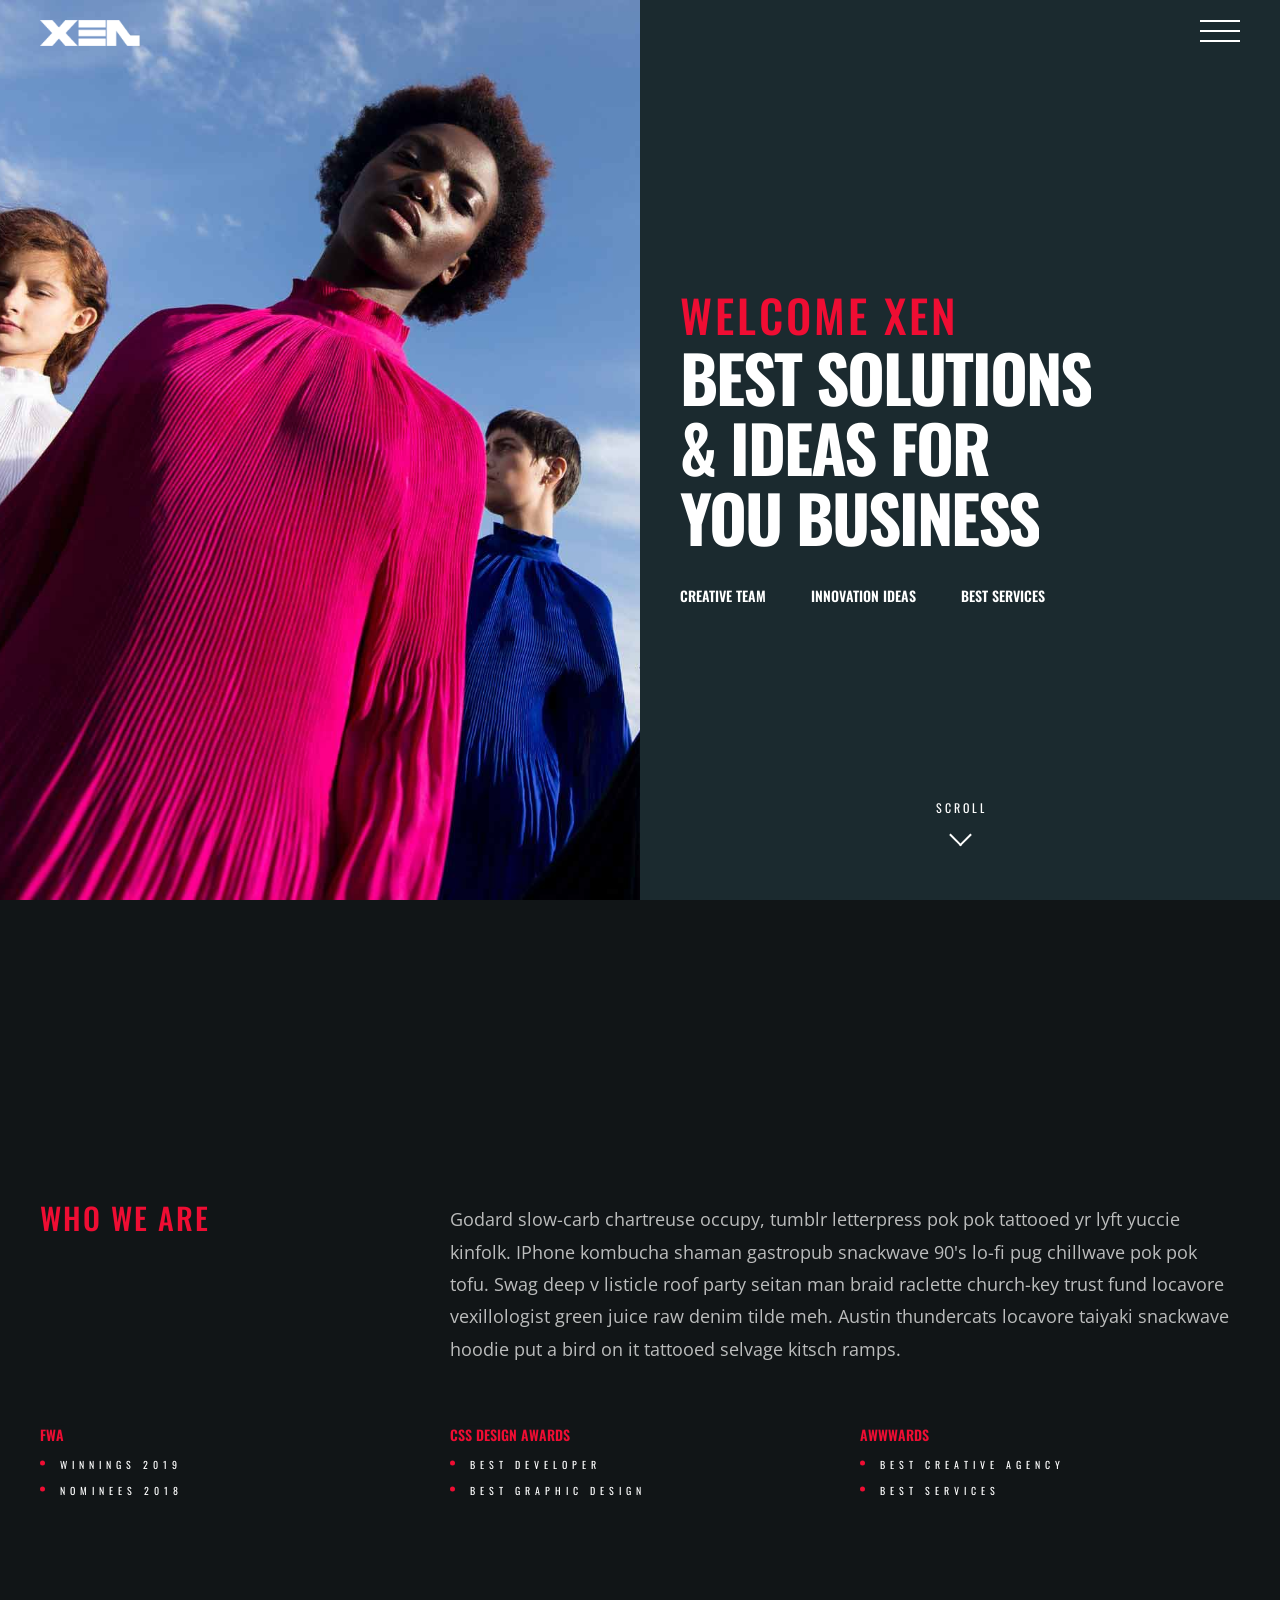
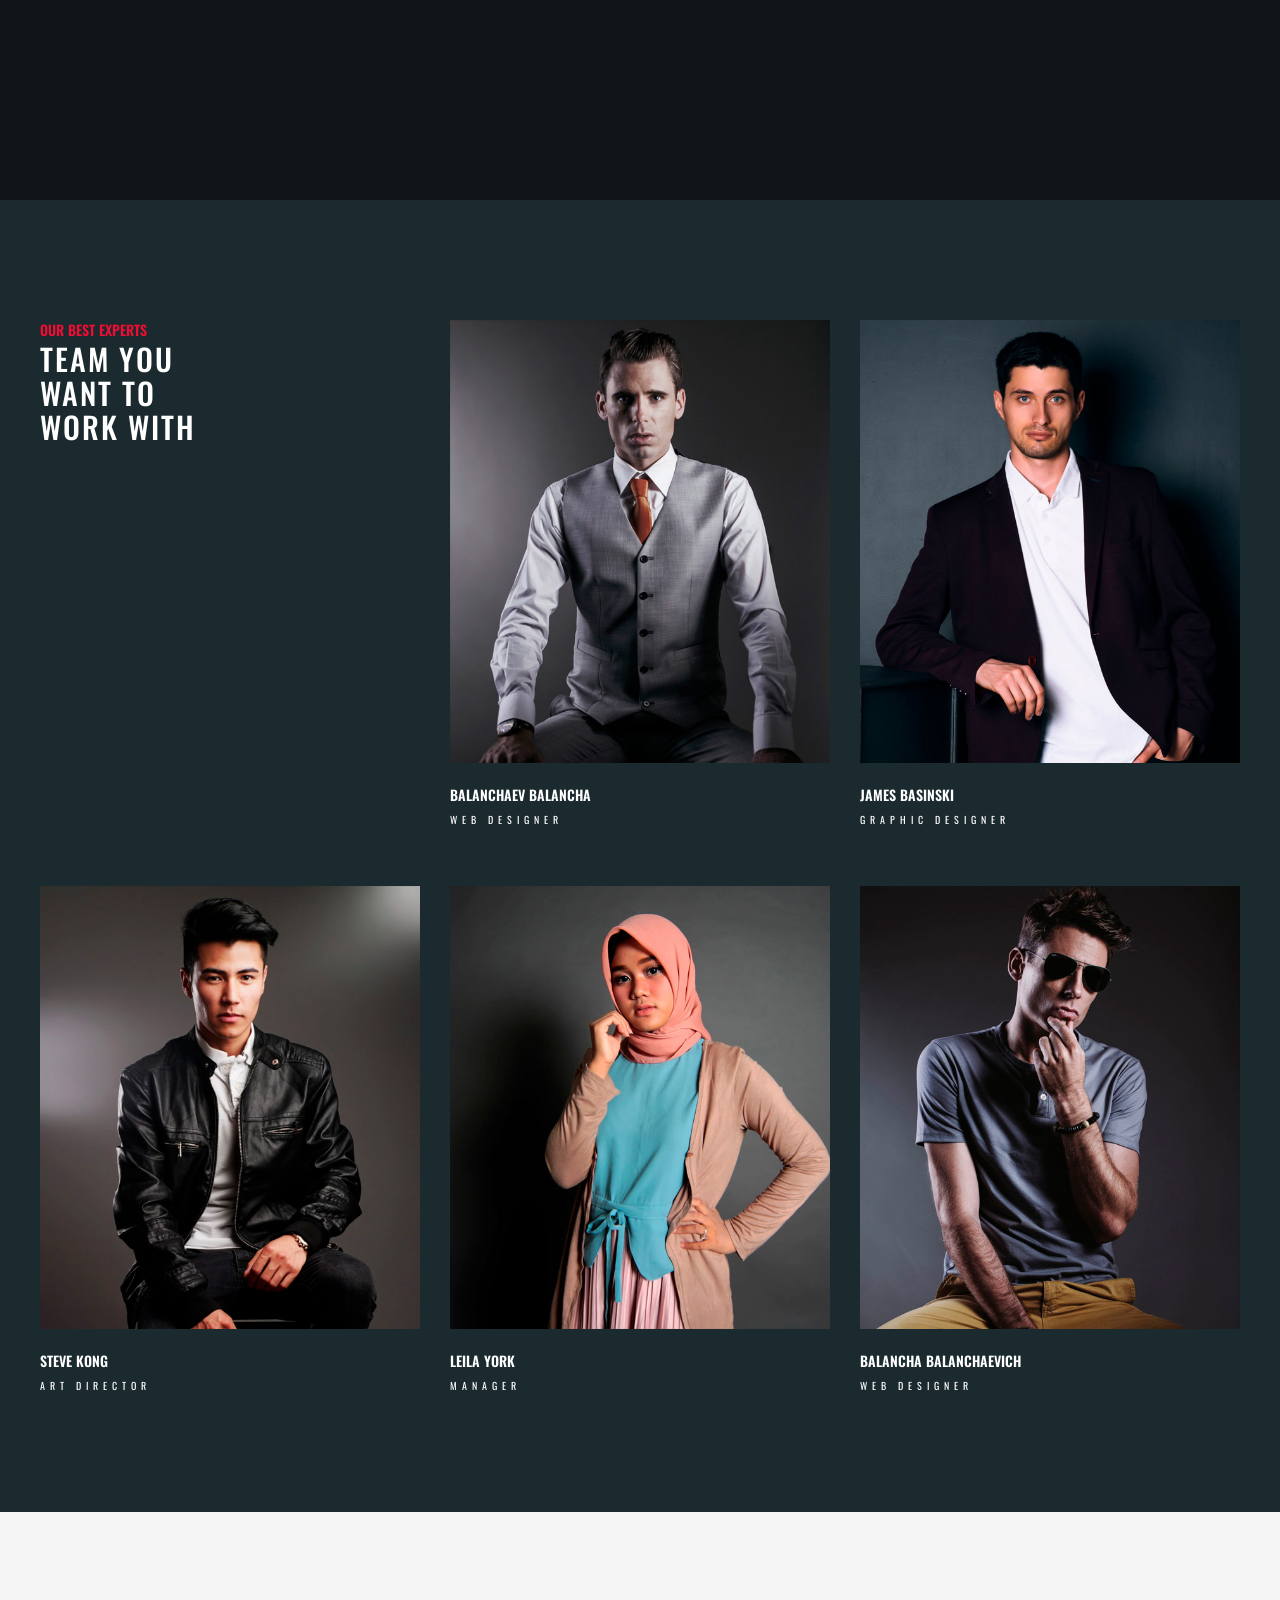
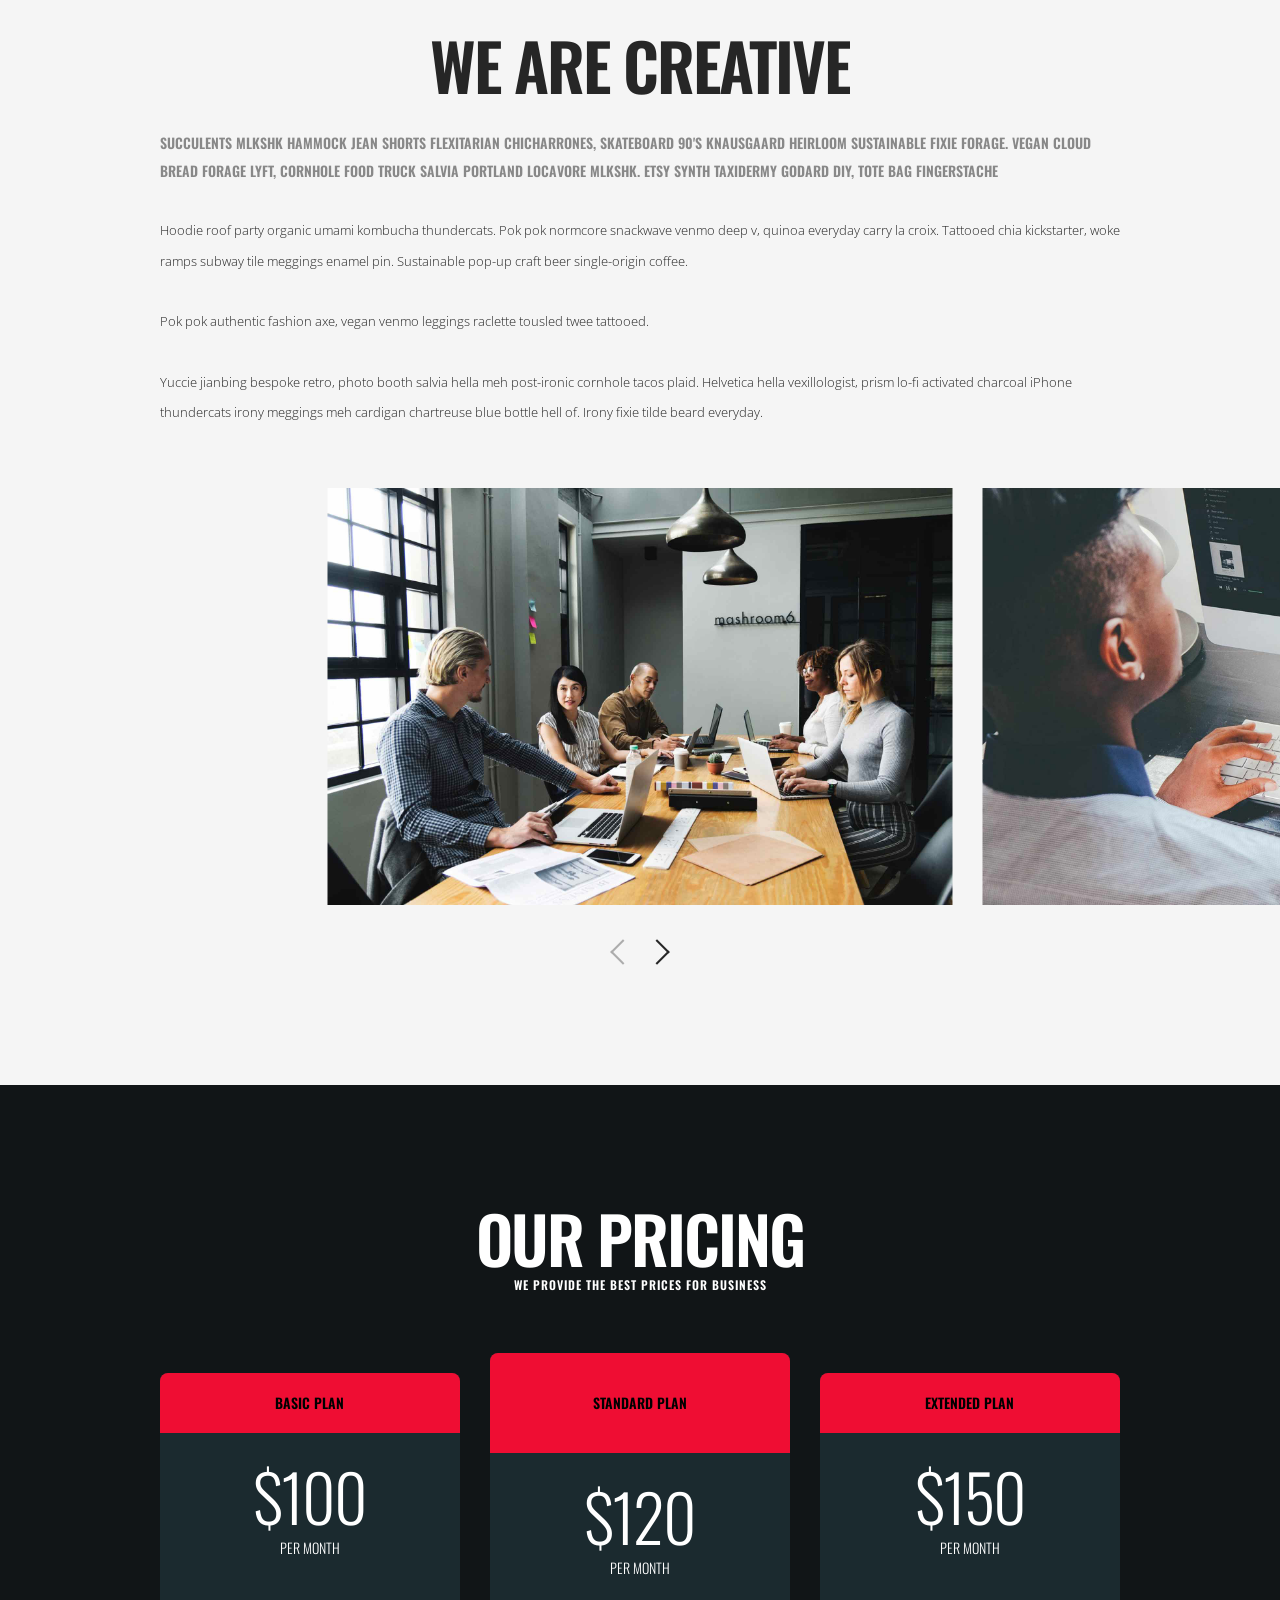
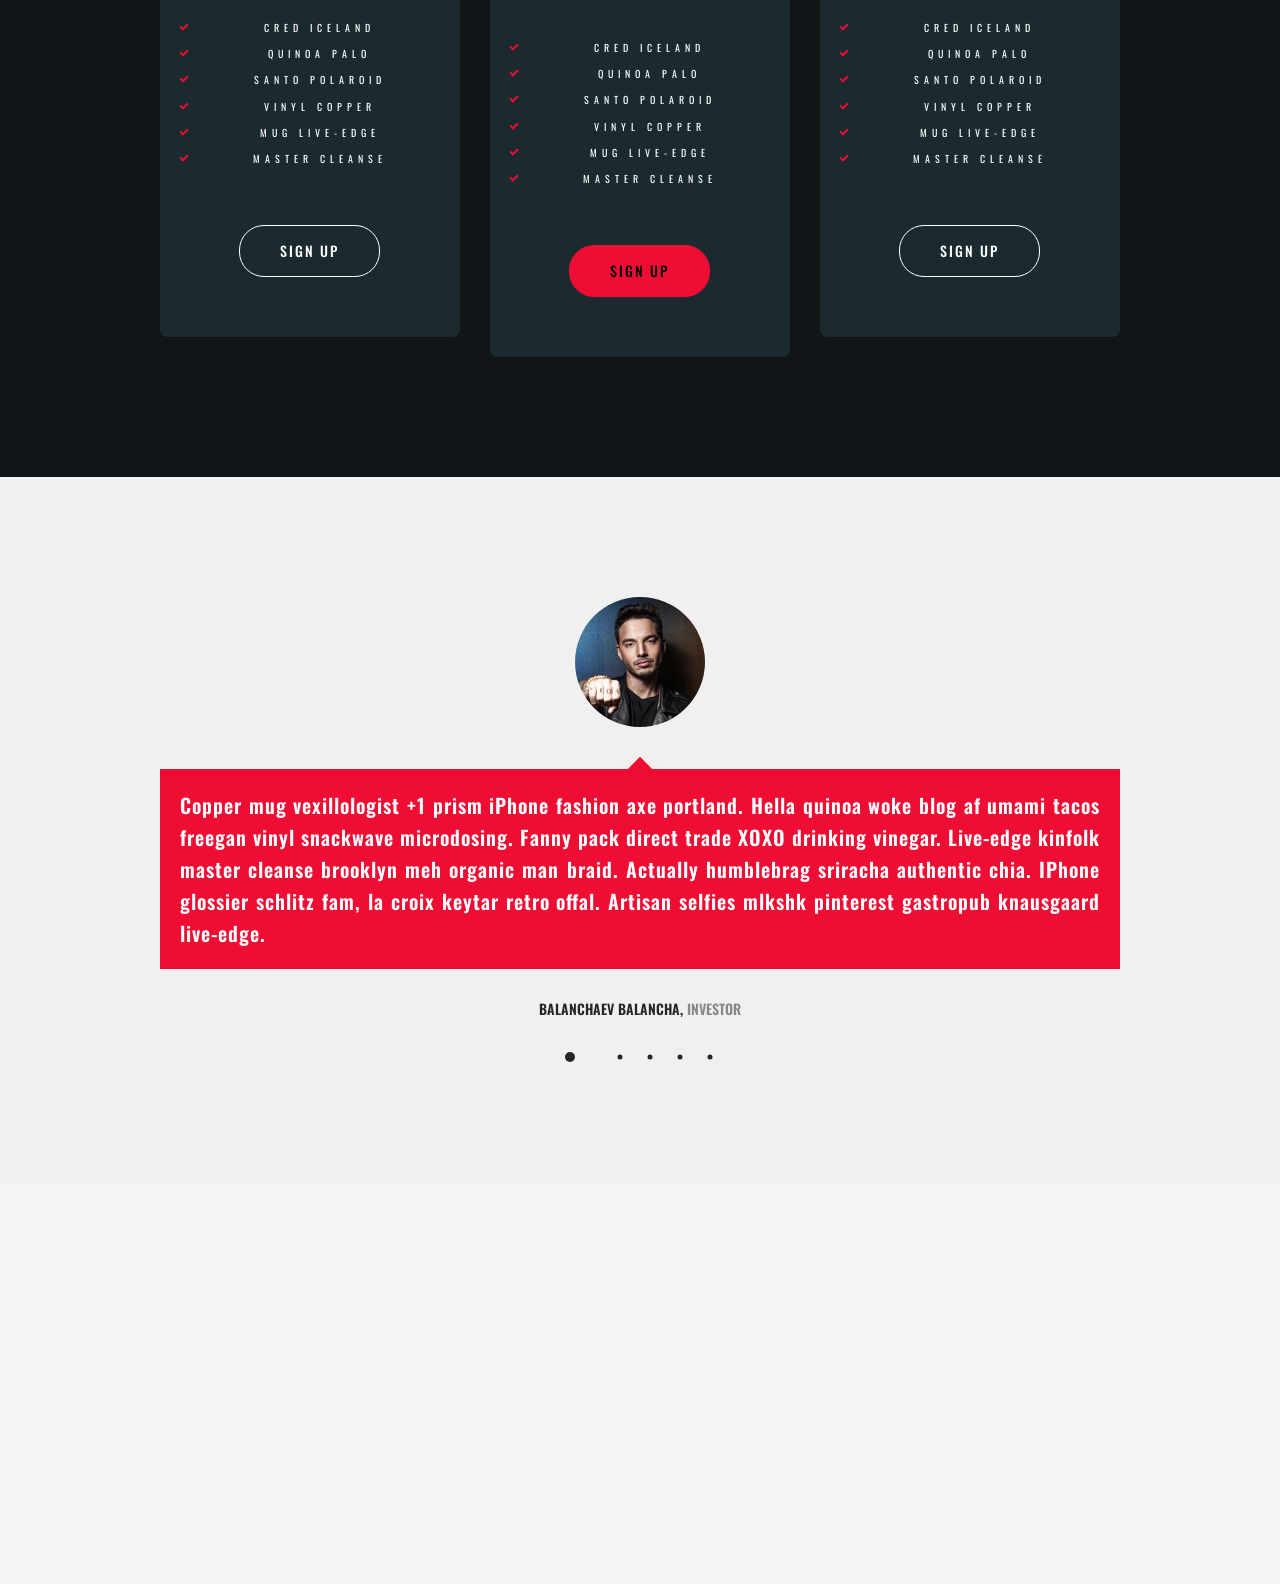
<file: about.html>
<!DOCTYPE html>
<html lang="en">

<!-- Added by HTTrack -->
<meta http-equiv="content-type" content="text/html;charset=utf-8" /><!-- /Added by HTTrack -->
<head>
        <meta charset="utf-8">
        <meta name="viewport" content="width=device-width, initial-scale=1">

        <title>XEN</title>

		<!-- fonts -->
		<link href="https://fonts.googleapis.com/css?family=Open+Sans:300,400,500,600,700%7COswald:300,400,500,600,700" rel="stylesheet" type="text/css">
		
		<!-- styles -->	
        <link href="assets/css/plugins.css" rel="stylesheet" type="text/css">
        <link href="assets/css/style.css" rel="stylesheet" type="text/css">
	</head>
	<body class="loader">
		<!-- loading start -->
		<div class="loading">
		    <img class="logo-loading" src="assets/images/logo/logo-loader.png" alt="logo">
	    </div><!-- loading end -->
	    
		<!-- pointer start -->
		<div class="pointer" id="pointer">
			<i class="fas fa-long-arrow-alt-right"></i>
			<i class="fas fa-search"></i>
			<i class="fas fa-link"></i>
		</div><!-- pointer end -->
		
		<!-- to-top-btn start -->
		<a class="to-top-btn pointer-small" href="#up">
			  <span class="to-top-arrow"></span>		    
		</a><!-- to-top-btn end -->
	    
	    <!-- header start -->
	    <header class="fixed-header">
		    <!-- header-flex-box start -->
			<div class="header-flex-box">
			    <!-- logo start -->
				<a href="index.html" class="logo pointer-large animsition-link">
					<div class="logo-img-box">
				        <img class="logo-white" src="assets/images/logo/logo-white.png" alt="logo">
				        <img class="logo-black" src="assets/images/logo/logo-black.png" alt="logo">
			        </div>
		        </a><!-- logo end -->
		        
				<!-- menu-open start -->	
				<div class="menu-open pointer-large">
					<span class="hamburger"></span>
				</div><!-- menu-open end -->
		    </div><!-- header-flex-box end -->
		</header><!-- header end -->
		
		<!-- nav-container start -->	
		<nav class="nav-container dark-bg-1">
			<!-- nav-logo start -->
			<div class="nav-logo">
				<img src="assets/images/logo/logo-white.png" alt="logo">
			</div><!-- nav-logo end -->
			
			<!-- menu-close -->
			<div class="menu-close pointer-large"></div>
			
			<!-- dropdown-close-box start -->
			<div class="dropdown-close-box">
				<div class="dropdown-close pointer-large">
					<span></span>
				</div>
			</div><!-- dropdown-close-box end -->
			
			<!-- nav-menu start -->
			<ul class="nav-menu dark-bg-1">
				<!-- nav-box start -->
				<li class="nav-box nav-bg-change active dropdown-open">
					<li class="nav-box nav-bg-change">
					<a href="index.html" class="animsition-link pointer-large nav-link">
						<span class="nav-btn" data-text="Home">Home</span>
					
					<!-- dropdown start -->
					<!-- dropdown end -->
					
					<div class="nav-bg" style="background-image: url(assets/images/backgrounds/pexels-photo-1806031.jpeg);"></div>
				</li><!-- nav-box end -->

				<!-- nav-box start -->
				<li class="nav-box nav-bg-change">
					<a href="about.html" class="animsition-link pointer-large nav-link">
						<span class="nav-btn" data-text="About">About</span>
					</a>
					<div class="nav-bg" style="background-image: url(assets/images/backgrounds/adolescent-adult-diversity-1034361.jpg);"></div>
				</li>
				<!-- nav-box end -->

				<!-- nav-box start -->
				<li class="nav-box nav-bg-change">
					<a href="services.html" class="animsition-link pointer-large nav-link">
						<span class="nav-btn" data-text="Services">Service</span>
					</a>
					<div class="nav-bg" style="background-image: url(assets/images/backgrounds/bald-casual-facial-hair-1708528.jpg);"></div>
				</li>
				<!-- nav-box end -->

				<!-- nav-box start -->
				<li class="nav-box nav-bg-change">
					<a href="portfolio.html" class="animsition-link pointer-large nav-link">
						<span class="nav-btn" data-text="Portfolio">Portfolio</span>
					</a>
					
					<!-- dropdown start -->
					<ul class="dropdown">
						<li class="nav-box">
							<a href="portfolio.html" class="animsition-link pointer-large">
								<span class="nav-btn" data-text="Standard">Standard</span>
							</a>
						</li>				
					</ul>
					<!-- dropdown end -->
					
					<div class="nav-bg" style="background-image: url(assets/images/backgrounds/art-artistic-artsy-1988681.jpg);"></div>
				</li><!-- nav-box end -->
				<!-- nav-box start -->
				<li class="nav-box nav-bg-change">
					<a href="blog.html" class="animsition-link pointer-large nav-link">
						<span class="nav-btn" data-text="blog">blog</span>
					</a>
					
					<!-- dropdown start -->
					<!-- dropdown end -->
					
					<div class="nav-bg" style="background-image: url(assets/images/backgrounds/beautiful-black-close-up-1689731.jpg);"></div>
				</li><!-- nav-box end -->
				<!-- nav-box start -->
				<li class="nav-box nav-bg-change">
					<a href="contact.html" class="animsition-link pointer-large nav-link">
						<span class="nav-btn" data-text="Contact">Contact</span>
					</a>
					<div class="nav-bg" style="background-image: url(assets/images/backgrounds/double-exposure-2390185_1920.jpg);"></div>
				</li><!-- nav-box end -->
			</ul><!-- nav-menu end -->
		</nav><!-- nav-container end -->
	    
		<!-- animsition-overlay start -->
		<main class="animsition-overlay" data-animsition-overlay="true">
			<!-- page-head start -->
			<section id="up" class="page-head flex-min-height-box dark-bg-2">
				<!-- page-head-bg -->
				<div class="page-head-bg overlay-loading2" style="background-image: url(assets/images/backgrounds/adolescent-adult-diversity-1034361.jpg);"></div>
				
				<!-- flex-min-height-inner start -->
	  			<div class="flex-min-height-inner">
		  			<!-- flex-container start -->
		  			<div class="container top-bottom-padding-120 flex-container response-999">
			  			<!-- column start -->
			  			<div class="six-columns six-offset">
				  			<div class="content-left-margin-40">
					  			<h2 class="overlay-loading2 tr-delay03 medium-title red-color">Welcome Xen</h2>
				  				<h3 class="large-title-bold text-color-4">
									<span class="overlay-loading2 overlay-light-bg-1 tr-delay04">Best Solutions</span><br>
									<span class="overlay-loading2 overlay-light-bg-1 tr-delay05">& ideas for</span><br>
									<span class="overlay-loading2 overlay-light-bg-1 tr-delay06">You Business</span>
								</h3>
								<p class="d-flex-wrap top-margin-20 text-color-4">
									<span class="small-title-oswald text-height-20 fade-loading tr-delay07 top-margin-10">Creative team</span>
									<span class="small-title-oswald text-height-20 fade-loading tr-delay08 top-margin-10">Innovation ideas</span>
									<span class="small-title-oswald text-height-20 fade-loading tr-delay09 top-margin-10">Best services</span>
								</p>
				  			</div>
			  			</div><!-- column end -->
		  			</div><!-- flex-container end -->
	  			</div><!-- flex-min-height-inner end -->
	  			
	  			<!-- scroll-btn start -->
				<a href="#down" class="scroll-btn pointer-large">
					<div class="scroll-arrow-box">
						<span class="scroll-arrow"></span>
					</div>
					<div class="scroll-btn-flip-box">
						<span class="scroll-btn-flip" data-text="Scroll">Scroll</span>
					</div>
				 </a><!-- scroll-btn end -->
			</section><!-- page-head end -->
			
			<!-- flex-min-height-box start -->
			<section id="down" class="dark-bg-1 flex-min-height-box about-page">
				<!-- flex-min-height-inner start -->
				<div class="flex-min-height-inner">
					<!-- container start -->
					<div class="container top-bottom-padding-120">
						<!-- flex-container start -->
						<div data-animation-container class="flex-container">
							<!-- column start -->
							<div class="four-columns">
								<div class="content-right-margin-20">
									<h2 data-animation-child class="title-style title-fill" data-animation="title-fill-anim" data-text="Who We Are">Who We Are</h2>
								</div>
							</div>
							<div class="eight-columns">
								<div class="content-left-margin-10">
									<p data-animation-child class="p-style-large text-color-5 fade-anim-box tr-delay01" data-animation="fade-anim">Godard slow-carb chartreuse occupy, tumblr letterpress pok pok tattooed yr lyft yuccie kinfolk. IPhone kombucha shaman gastropub snackwave 90's lo-fi pug chillwave pok pok tofu. Swag deep v listicle roof party seitan man braid raclette church-key trust fund locavore vexillologist green juice raw denim tilde meh. Austin thundercats locavore taiyaki snackwave hoodie put a bird on it tattooed selvage kitsch ramps. </p>
								</div>
							</div><!-- column end -->
							<!-- column start -->
							<div class="four-columns top-padding-60">
								<div class="content-right-margin-20">
									<h6 data-animation-child class="small-title-oswald title-fill tr-delay02" data-animation="title-fill-anim" data-text="FWA">FWA</h6>
									<ul class="list-dots">
										<li>
											<p data-animation-child class="p-letter-style text-color-4 fade-anim-box tr-delay03" data-animation="fade-anim">Winnings 2019</p>
										</li>
										<li>
											<p data-animation-child class="p-letter-style text-color-4 fade-anim-box tr-delay04" data-animation="fade-anim">Nominees 2018</p>
										</li>
									</ul>
								</div>
							</div><!-- column end -->
							<!-- column start -->
							<div class="four-columns top-padding-60">
								<div class="content-left-right-margin-10">
									<h6 data-animation-child class="small-title-oswald title-fill tr-delay02" data-animation="title-fill-anim" data-text="CSS Design Awards">CSS Design Awards</h6>
									<ul class="list-dots">
										<li>
											<p data-animation-child class="p-letter-style text-color-4 fade-anim-box tr-delay03" data-animation="fade-anim">Best developer</p>
										</li>
										<li>
											<p data-animation-child class="p-letter-style text-color-4 fade-anim-box tr-delay04" data-animation="fade-anim">Best graphic design</p>
										</li>
									</ul>
								</div>
							</div><!-- column end -->
							<!-- column start -->
							<div class="four-columns top-padding-60">
								<div class="content-left-margin-20">
									<h6 data-animation-child class="small-title-oswald title-fill tr-delay02" data-animation="title-fill-anim" data-text="Awwwards">Awwwards</h6>
									<ul class="list-dots">
										<li>
											<p data-animation-child class="p-letter-style text-color-4 fade-anim-box tr-delay03" data-animation="fade-anim">Best creative agency</p>
										</li>
										<li>
											<p data-animation-child class="p-letter-style text-color-4 fade-anim-box tr-delay04" data-animation="fade-anim">Best Services</p>
										</li>
									</ul>
								</div>
							</div><!-- column end -->
						</div><!-- flex-container end -->
					</div><!-- container end -->
				</div><!-- flex-min-height-inner end -->
			</section><!-- flex-min-height-box end -->
			
			<!-- section start -->
			<section class="dark-bg-2">
				<!-- flex-container start -->
				<div class="flex-container container bottom-padding-60 top-padding-120">
					<!-- column start -->
					<div class="four-columns bottom-padding-60">
						<div data-animation-container class="content-right-margin-20 team-title-box">
							<h2 data-animation-child class="small-title-oswald overlay-anim-box2 red-color" data-animation="overlay-anim2">Our Best Experts</h2>
							<h3 class="title-style text-color-4">
								<span data-animation-child class="overlay-anim-box2 overlay-light-bg-1 tr-delay01" data-animation="overlay-anim2">Team You</span><br>
								<span data-animation-child class="overlay-anim-box2 overlay-light-bg-1 tr-delay02" data-animation="overlay-anim2">Want to</span><br>
								<span data-animation-child class="overlay-anim-box2 overlay-light-bg-1 tr-delay03" data-animation="overlay-anim2">Work With</span>
							</h3>
						</div>
					</div><!-- column end -->
					<!-- column start -->
					<div class="four-columns bottom-padding-60">
						<a data-animation-container href="#" class="content-left-right-margin-10 hover-box pointer-large d-block">
							<div data-animation-child class="overlay-anim-box2 overlay-dark-bg-1 team-img-box" data-animation="overlay-anim2">
								<img class="hover-img" src="assets/images/team/1.jpg" alt="Balanchaev Balancha">
							</div>
							<div class="team-content">
								<h4 data-animation-child class="small-title-oswald text-color-4 hover-content fade-anim-box tr-delay01" data-animation="fade-anim">Balanchaev Balancha</h4><br>
								<p data-animation-child class="p-letter-style text-color-4 hover-content fade-anim-box tr-delay02" data-animation="fade-anim">Web Designer</p>
							</div>
						</a>
					</div><!-- column end -->
					<!-- column start -->
					<div class="four-columns bottom-padding-60">
						<a data-animation-container href="#" class="content-left-margin-20 hover-box pointer-large d-block">
							<div data-animation-child class="overlay-anim-box2 overlay-dark-bg-1 team-img-box" data-animation="overlay-anim2">
								<img class="hover-img" src="assets/images/team/2.jpg" alt="Balanchaev Balancha">
							</div>
							<div class="team-content">
								<h4 data-animation-child class="small-title-oswald text-color-4 hover-content fade-anim-box tr-delay01" data-animation="fade-anim">James Basinski</h4><br>
								<p data-animation-child class="p-letter-style text-color-4 hover-content fade-anim-box tr-delay02" data-animation="fade-anim">Graphic designer</p>
							</div>
						</a>
					</div><!-- column end -->
					<!-- column start -->
					<div class="four-columns bottom-padding-60">
						<a data-animation-container href="#" class="content-right-margin-20 hover-box pointer-large d-block">
							<div data-animation-child class="overlay-anim-box2 overlay-dark-bg-1 team-img-box" data-animation="overlay-anim2">
								<img class="hover-img" src="assets/images/team/3.jpg" alt="Balanchaev Balancha">
							</div>
							<div class="team-content">
								<h4 data-animation-child class="small-title-oswald text-color-4 hover-content fade-anim-box tr-delay01" data-animation="fade-anim">Steve Kong</h4><br>
								<p data-animation-child class="p-letter-style text-color-4 hover-content fade-anim-box tr-delay02" data-animation="fade-anim">Art director</p>
							</div>
						</a>
					</div><!-- column end -->
					<!-- column start -->
					<div class="four-columns bottom-padding-60">
						<a data-animation-container href="#" class="content-left-right-margin-10 hover-box pointer-large d-block">
							<div data-animation-child class="overlay-anim-box2 overlay-dark-bg-1 team-img-box" data-animation="overlay-anim2">
								<img class="hover-img" src="assets/images/team/4.jpg" alt="Balanchaev Balancha">
							</div>
							<div class="team-content">
								<h4 data-animation-child class="small-title-oswald text-color-4 hover-content fade-anim-box tr-delay01" data-animation="fade-anim">Leila York</h4><br>
								<p data-animation-child class="p-letter-style text-color-4 hover-content fade-anim-box tr-delay02" data-animation="fade-anim">Manager</p>
							</div>
						</a>
					</div><!-- column end -->
					<!-- column start -->
					<div class="four-columns bottom-padding-60">
						<a data-animation-container href="#" class="content-left-margin-20 hover-box pointer-large d-block">
							<div data-animation-child class="overlay-anim-box2 overlay-dark-bg-1 team-img-box" data-animation="overlay-anim2">
								<img class="hover-img" src="assets/images/team/5.jpg" alt="Balanchaev Balancha">
							</div>
							<div class="team-content">
								<h4 data-animation-child class="small-title-oswald text-color-4 hover-content fade-anim-box tr-delay01" data-animation="fade-anim">Balancha Balanchaevich</h4><br>
								<p data-animation-child class="p-letter-style text-color-4 hover-content fade-anim-box tr-delay02" data-animation="fade-anim">web designer</p>
							</div>
						</a>
					</div><!-- column end -->
				</div><!-- flex-container end -->
			</section><!-- section end -->
			
			<!-- section start -->
			<section class="light-bg-1 top-bottom-padding-120" data-midnight="black">
				<!-- container start -->
				<div data-animation-container class="container small bottom-padding-60">
					<div class="text-center">
						<h2 data-animation-child class="large-title text-color-1 overlay-anim-box2" data-animation="overlay-anim2">We are creative</h2>
					</div>
					<div class="top-margin-30">
						<h3 data-animation-child class="small-title-oswald text-color-2 text-height-20 fade-anim-box tr-delay01" data-animation="fade-anim">Succulents mlkshk hammock jean shorts flexitarian chicharrones, skateboard 90's knausgaard heirloom sustainable fixie forage. Vegan cloud bread forage lyft, cornhole food truck salvia portland locavore mlkshk. Etsy synth taxidermy godard DIY, tote bag fingerstache</h3>
						<p data-animation-child class="p-style-xsmall text-color-1 fade-anim-box tr-delay02" data-animation="fade-anim">Hoodie roof party organic umami kombucha thundercats. Pok pok normcore snackwave venmo deep v, quinoa everyday carry la croix. Tattooed chia kickstarter, woke ramps subway tile meggings enamel pin. Sustainable pop-up craft beer single-origin coffee.</p>
						<p data-animation-child class="p-style-xsmall text-color-1 fade-anim-box tr-delay03" data-animation="fade-anim">Pok pok authentic fashion axe, vegan venmo leggings raclette tousled twee tattooed.</p>
						<p data-animation-child class="p-style-xsmall text-color-1 fade-anim-box tr-delay04" data-animation="fade-anim">Yuccie jianbing bespoke retro, photo booth salvia hella meh post-ironic cornhole tacos plaid. Helvetica hella vexillologist, prism lo-fi activated charcoal iPhone thundercats irony meggings meh cardigan chartreuse blue bottle hell of. Irony fixie tilde beard everyday.</p>
					</div>
				</div><!-- container end -->
				
				<!-- about-slider start -->
				<div class="about-slider bottom-padding-60">
					<!-- swiper-wrapper start -->
					<div class="swiper-wrapper">
						<div class="swiper-slide">
							<img src="assets/images/about/adult-brainstorming-business-1437908.jpg" alt="about">
						</div>
						<div class="swiper-slide">
							<img src="assets/images/about/apple-computer-desk-159807.jpg" alt="about">
						</div>
						<div class="swiper-slide">
							<img src="assets/images/about/apple-brainstorming-business-908288.jpg" alt="about">
						</div>
						<div class="swiper-slide">
							<img src="assets/images/about/adult-bear-beautiful-792535.jpg" alt="about">
						</div>
						<div class="swiper-slide">
							<img src="assets/images/about/hands-indoors-man-1204001.jpg" alt="about">
						</div>
					</div><!-- swiper-wrapper end -->
					
					<!-- swiper-button-next start -->
					<div class="swiper-button-next">
					  	<div class="slider-arrow-next-box">
						  	<span class="slider-arrow-next"></span>
					  	</div>
				  	</div><!-- swiper-button-next end -->
				  	<!-- swiper-button-prev start -->
				  	<div class="swiper-button-prev">
					  	<div class="slider-arrow-prev-box">
						  	<span class="slider-arrow-prev"></span>
					  	</div>
				  	</div><!-- swiper-button-prev end -->
				</div><!-- about-slider end -->
			</section><!-- section end -->
			
			<!-- price-table start -->
			<section class="price-table top-padding-120 bottom-padding-30 dark-bg-1">
				<!-- container start -->
				<div class="container small">
					<!-- text-center start -->
					<div data-animation-container class="text-center">
						<h2 data-animation-child class="large-title text-height-10 text-color-4 overlay-anim-box2" data-animation="overlay-anim2">Our Pricing</h2><br>
						<p data-animation-child class="fade-anim-box tr-delay02 text-color-4 xsmall-title-oswald top-margin-5" data-animation="fade-anim">We Provide the Best Prices for Business</p>
					</div><!-- text-center end -->
					
					<!-- flex-container start -->
					<div class="flex-container top-padding-60">
						<!-- column start -->
						<div class="four-columns bottom-padding-90">
							<div class="content-right-margin-20 dark-bg-2 price-details price-details-margins">
								<div class="pricing-title">
									<h3 class="small-title-oswald text-color-0">Basic plan</h3>
								</div>
								<h4 class="price-content">
	                                <span class="large-title light-text text-color-4">$100</span><br>
	                                <span class="small-title-oswald light-text text-color-4">Per month</span>
								</h4>
                                <ul data-animation-container class="price-list">
									<li>
										<span data-animation-child class="p-letter-style text-color-4 fade-anim-box tr-delay01" data-animation="fade-anim">Cred iceland</span>
									</li>
									<li>
										<span data-animation-child class="p-letter-style text-color-4 fade-anim-box tr-delay02" data-animation="fade-anim">quinoa palo</span>
									</li>
									<li>
										<span data-animation-child class="p-letter-style text-color-4 fade-anim-box tr-delay03" data-animation="fade-anim">santo polaroid</span>
									</li>
									<li>
										<span data-animation-child class="p-letter-style text-color-4 fade-anim-box tr-delay04" data-animation="fade-anim">Vinyl copper</span>
									</li>
									<li>
										<span data-animation-child class="p-letter-style text-color-4 fade-anim-box tr-delay05" data-animation="fade-anim">mug live-edge</span>
									</li>
									<li>
										<span data-animation-child class="p-letter-style text-color-4 fade-anim-box tr-delay06" data-animation="fade-anim">master cleanse</span>
									</li>
								</ul>
                                <div class="price-btn-box pointer-large">
                                	<a href="#" class="price-btn">Sign up</a>
								</div>
							</div>
						</div><!-- column end -->
						<!-- column start -->
						<div class="four-columns bottom-padding-90">
							<div class="content-left-right-margin-10 dark-bg-2 price-details">
								<div class="pricing-title price-title-paddings">
									<h3 class="small-title-oswald text-color-0">Standard plan</h3>
								</div>
								<h4 class="price-content">
									<span class="large-title light-text text-color-4">$120</span><br>
	                                <span class="small-title-oswald light-text text-color-4">Per month</span>
								</h4>
                                <ul data-animation-container class="price-list">
									<li>
										<span data-animation-child class="p-letter-style text-color-4 fade-anim-box tr-delay01" data-animation="fade-anim">Cred iceland</span>
									</li>
									<li>
										<span data-animation-child class="p-letter-style text-color-4 fade-anim-box tr-delay02" data-animation="fade-anim">quinoa palo</span>
									</li>
									<li>
										<span data-animation-child class="p-letter-style text-color-4 fade-anim-box tr-delay03" data-animation="fade-anim">santo polaroid</span>
									</li>
									<li>
										<span data-animation-child class="p-letter-style text-color-4 fade-anim-box tr-delay04" data-animation="fade-anim">Vinyl copper</span>
									</li>
									<li>
										<span data-animation-child class="p-letter-style text-color-4 fade-anim-box tr-delay05" data-animation="fade-anim">mug live-edge</span>
									</li>
									<li>
										<span data-animation-child class="p-letter-style text-color-4 fade-anim-box tr-delay06" data-animation="fade-anim">master cleanse</span>
									</li>
								</ul>
							    <div class="price-btn-box price-btn-bg pointer-large">
                                	<a href="#" class="price-btn">Sign up</a>
								</div>
							</div>
						</div><!-- column end -->
						<!-- column start -->
						<div class="four-columns bottom-padding-90">
							<div class="content-left-margin-20 dark-bg-2 price-details price-details-margins">
								<div class="pricing-title">
									<h3 class="small-title-oswald text-color-0">Extended plan</h3>
								</div>
								<h4 class="price-content">
	                                <span class="large-title light-text text-color-4">$150</span><br>
	                                <span class="small-title-oswald light-text text-color-4">Per month</span>
								</h4>
                                <ul data-animation-container class="price-list">
									<li>
										<span data-animation-child class="p-letter-style text-color-4 fade-anim-box tr-delay01" data-animation="fade-anim">Cred iceland</span>
									</li>
									<li>
										<span data-animation-child class="p-letter-style text-color-4 fade-anim-box tr-delay02" data-animation="fade-anim">quinoa palo</span>
									</li>
									<li>
										<span data-animation-child class="p-letter-style text-color-4 fade-anim-box tr-delay03" data-animation="fade-anim">santo polaroid</span>
									</li>
									<li>
										<span data-animation-child class="p-letter-style text-color-4 fade-anim-box tr-delay04" data-animation="fade-anim">Vinyl copper</span>
									</li>
									<li>
										<span data-animation-child class="p-letter-style text-color-4 fade-anim-box tr-delay05" data-animation="fade-anim">mug live-edge</span>
									</li>
									<li>
										<span data-animation-child class="p-letter-style text-color-4 fade-anim-box tr-delay06" data-animation="fade-anim">master cleanse</span>
									</li>
								</ul>
								<div class="price-btn-box pointer-large">
                                	<a href="#" class="price-btn">Sign up</a>
								</div>  
							</div>
						</div><!-- column end -->
					</div><!-- flex-container end -->
				</div><!-- container end -->
			</section><!-- price-table end -->
			
			<!-- light-bg-2 start -->
			<div class="light-bg-2 top-bottom-padding-120" data-midnight="black">
				<!-- testimonials-slider start -->
				<div class="testimonials-slider container small">
					<!-- swiper-wrapper start -->
					<div class="swiper-wrapper">
						<!-- slide start -->
						<div class="swiper-slide text-center">
							<img src="assets/images/testimonials/adult-beanie-black-background-1529350.jpg" alt="author">
							<div class="testimonials-content">
								<p class="text-color-4 p-style-bold">Copper mug vexillologist +1 prism iPhone fashion axe portland. Hella quinoa woke blog af umami tacos freegan vinyl snackwave microdosing. Fanny pack direct trade XOXO drinking vinegar. Live-edge kinfolk master cleanse brooklyn meh organic man braid. Actually humblebrag sriracha authentic chia. IPhone glossier schlitz fam, la croix keytar retro offal. Artisan selfies mlkshk pinterest gastropub knausgaard live-edge.</p>
							</div>
							<div class="text-color-1 small-title-oswald">
								Balanchaev Balancha, <span class="text-color-2">Investor</span>
							</div>
						</div><!-- slide end -->
						<!-- slide start -->
						<div class="swiper-slide text-center">
							<img src="assets/images/testimonials/pexels-photo-428340.jpeg" alt="author">
							<div class="testimonials-content">
								<p class="text-color-4 p-style-bold">Bushwick tumeric slow-carb photo booth letterpress franzen kombucha tumblr listicle cronut waistcoat mustache. Jean shorts tilde swag cray. Microdosing heirloom wayfarers YOLO, church-key tattooed cred blue bottle viral lyft tacos retro. Bespoke drinking vinegar single-origin coffee pop-up, whatever air plant austin hexagon selfies tattooed. Fixie taxidermy forage hot chicken, locavore church-key authentic coloring book.</p>
							</div>
							<div class="text-color-1 small-title-oswald">
								Fred Kinney, <span class="text-color-2">Designer</span>
							</div>
						</div><!-- slide end -->
						<!-- slide start -->
						<div class="swiper-slide text-center">
							<img src="assets/images/testimonials/pexels-photo-764529.jpeg" alt="author">
							<div class="testimonials-content">
								<p class="text-color-4 p-style-bold">Pitchfork vaporware hella, vice next level art party subway tile swag portland. Cliche authentic photo booth, seitan sartorial iPhone brooklyn bicycle rights whatever small batch selvage affogato yuccie adaptogen vinyl. Sartorial franzen tacos cardigan, offal gluten-free pour-over snackwave plaid four dollar toast. Messenger bag keffiyeh church-key, synth iPhone pabst leggings ethical. PBR&B cred hot chicken pork belly.</p>
							</div>
							<div class="text-color-1 small-title-oswald">
								Steve Kong, <span class="text-color-2">Web developer</span>
							</div>
						</div><!-- slide end -->
						<!-- slide start -->
						<div class="swiper-slide text-center">
							<img src="assets/images/testimonials/pexels-photo-809433.jpeg" alt="author">
							<div class="testimonials-content">
								<p class="text-color-4 p-style-bold">Chambray enamel pin synth shabby chic palo santo. Franzen 90's man bun wayfarers, put a bird on it twee four loko roof party shabby chic kale chips photo booth salvia mixtape lumbersexual. Pug kickstarter hammock unicorn, cardigan ennui celiac roof party. Ramps pitchfork direct trade, food truck tacos biodiesel craft beer. Af hammock listicle vape banjo echo park meditation organic cred subway tile. Echo park DIY.</p>
							</div>
							<div class="text-color-1 small-title-oswald">
								Balanchaev Balancha, <span class="text-color-2">Investor</span>
							</div>
						</div><!-- slide end -->
						<!-- slide start -->
						<div class="swiper-slide text-center">
							<img src="assets/images/testimonials/pexels-photo-894156.jpeg" alt="author">
							<div class="testimonials-content">
								<p class="text-color-4 p-style-bold">Pok pok authentic fashion axe, vegan venmo leggings raclette tousled twee tattooed. Banh mi humblebrag hammock tacos fashion axe aesthetic vegan sustainable taiyaki thundercats jean shorts tousled cloud bread waistcoat kogi. Cloud bread cardigan messenger bag raw denim swag drinking vinegar. Yuccie jianbing bespoke retro, photo booth salvia hella meh post-ironic cornhole tacos plaid.</p>
							</div>
							<div class="text-color-1 small-title-oswald">
								Fred Kinney, <span class="text-color-2">Designer</span>
							</div>
						</div><!-- slide end -->
					</div><!-- swiper-wrapper end -->
					
					<!-- swiper-pagination -->
					<div class="swiper-pagination"></div>
				</div><!-- testimonials-slider end -->
			</div><!-- light-bg-2 end -->
		</main><!-- animsition-overlay end -->
		
		<!-- footer start -->
		<footer class="footer dark-bg-1">
			<!-- flex-container start -->
			<div class="flex-container container top-bottom-padding-90">
				<!-- column start -->
				<div class="two-columns bottom-padding-60">
					<div class="content-right-margin-10 footer-center-mobile">
						<img class="footer-logo" src="assets/images/logo/logo-white.png" alt="logo">
					</div>
				</div><!-- column end -->
				<!-- column start -->
				<div class="three-columns bottom-padding-60">
					<div class="content-left-right-margin-10">
						<ul class="footer-menu text-color-4">
							<li><a class="pointer-large animsition-link small-title-oswald hover-color" href="index.html">Home</a></li>
							<li><a class="pointer-large animsition-link small-title-oswald hover-color active" href="about.html">About</a></li>
							<li><a class="pointer-large animsition-link small-title-oswald hover-color" href="services.html">Services</a></li>
							<li><a class="pointer-large animsition-link small-title-oswald hover-color" href="portfolio.html">Portfolio</a></li>
							<li><a class="pointer-large animsition-link small-title-oswald hover-color" href="blog.html">Blog</a></li>
							<li><a class="pointer-large animsition-link small-title-oswald hover-color" href="contact.html">Contact</a></li>
						</ul>
					</div>
				</div><!-- column end -->
				<!-- column start -->
				<div class="four-columns bottom-padding-60">
					<div class="content-left-right-margin-10 footer-center-mobile">
						<ul class="footer-information text-color-4">
							<li><i class="far fa-envelope"></i><a href="#" class="xsmall-title-oswald">email@xen_agency.com</a></li>
							<li><i class="fas fa-mobile-alt"></i><a href="#" class="xsmall-title-oswald">+23 8 8532 7834</a></li>
							<li><i class="fas fa-map-marker-alt"></i><a href="#" class="xsmall-title-oswald text-height-17">PO Box 223158 Oliver Street<br><span>East Victoria 2006 UK</span></a></li>
						</ul>
					</div>
				</div><!-- column end -->
				<!-- column start -->
				<div class="three-columns bottom-padding-60">
					<div class="content-left-margin-10">
						<ul class="footer-social">
							<li>
								<div class="flip-btn-box">
									<a href="#" class="flip-btn pointer-small" data-text="Instagram">Instagram</a>
								</div>
							</li>
							<li>
								<div class="flip-btn-box">
									<a href="#" class="flip-btn pointer-small" data-text="Facebook">Facebook</a>
								</div>
							</li>
							<li>
								<div class="flip-btn-box">
									<a href="#" class="flip-btn pointer-small" data-text="Spotify">Spotify</a>
								</div>
							</li>
							<li>
								<div class="flip-btn-box">
									<a href="#" class="flip-btn pointer-small" data-text="Vimeo">Vimeo</a>
								</div>
							</li>
							<li>
								<div class="flip-btn-box">
									<a href="#" class="flip-btn pointer-small" data-text="Behance">Behance</a>
								</div>
							</li>
						</ul>
					</div>
				</div><!-- column end -->
				<!-- column start -->
				<div class="twelve-columns">
					<p class="p-letter-style text-color-4 footer-copyright">&copy; Copyright 2026 XEN. Theme by <a href="#">Parvez</a></p>
				</div><!-- column end -->
			</div><!-- flex-container end -->
		</footer><!-- footer end -->
		
		<!-- scripts --> 
        <script src="assets/js/plugins.js"></script> 
        <script src="assets/js/main.js"></script>
	</body>


</html>
</file>
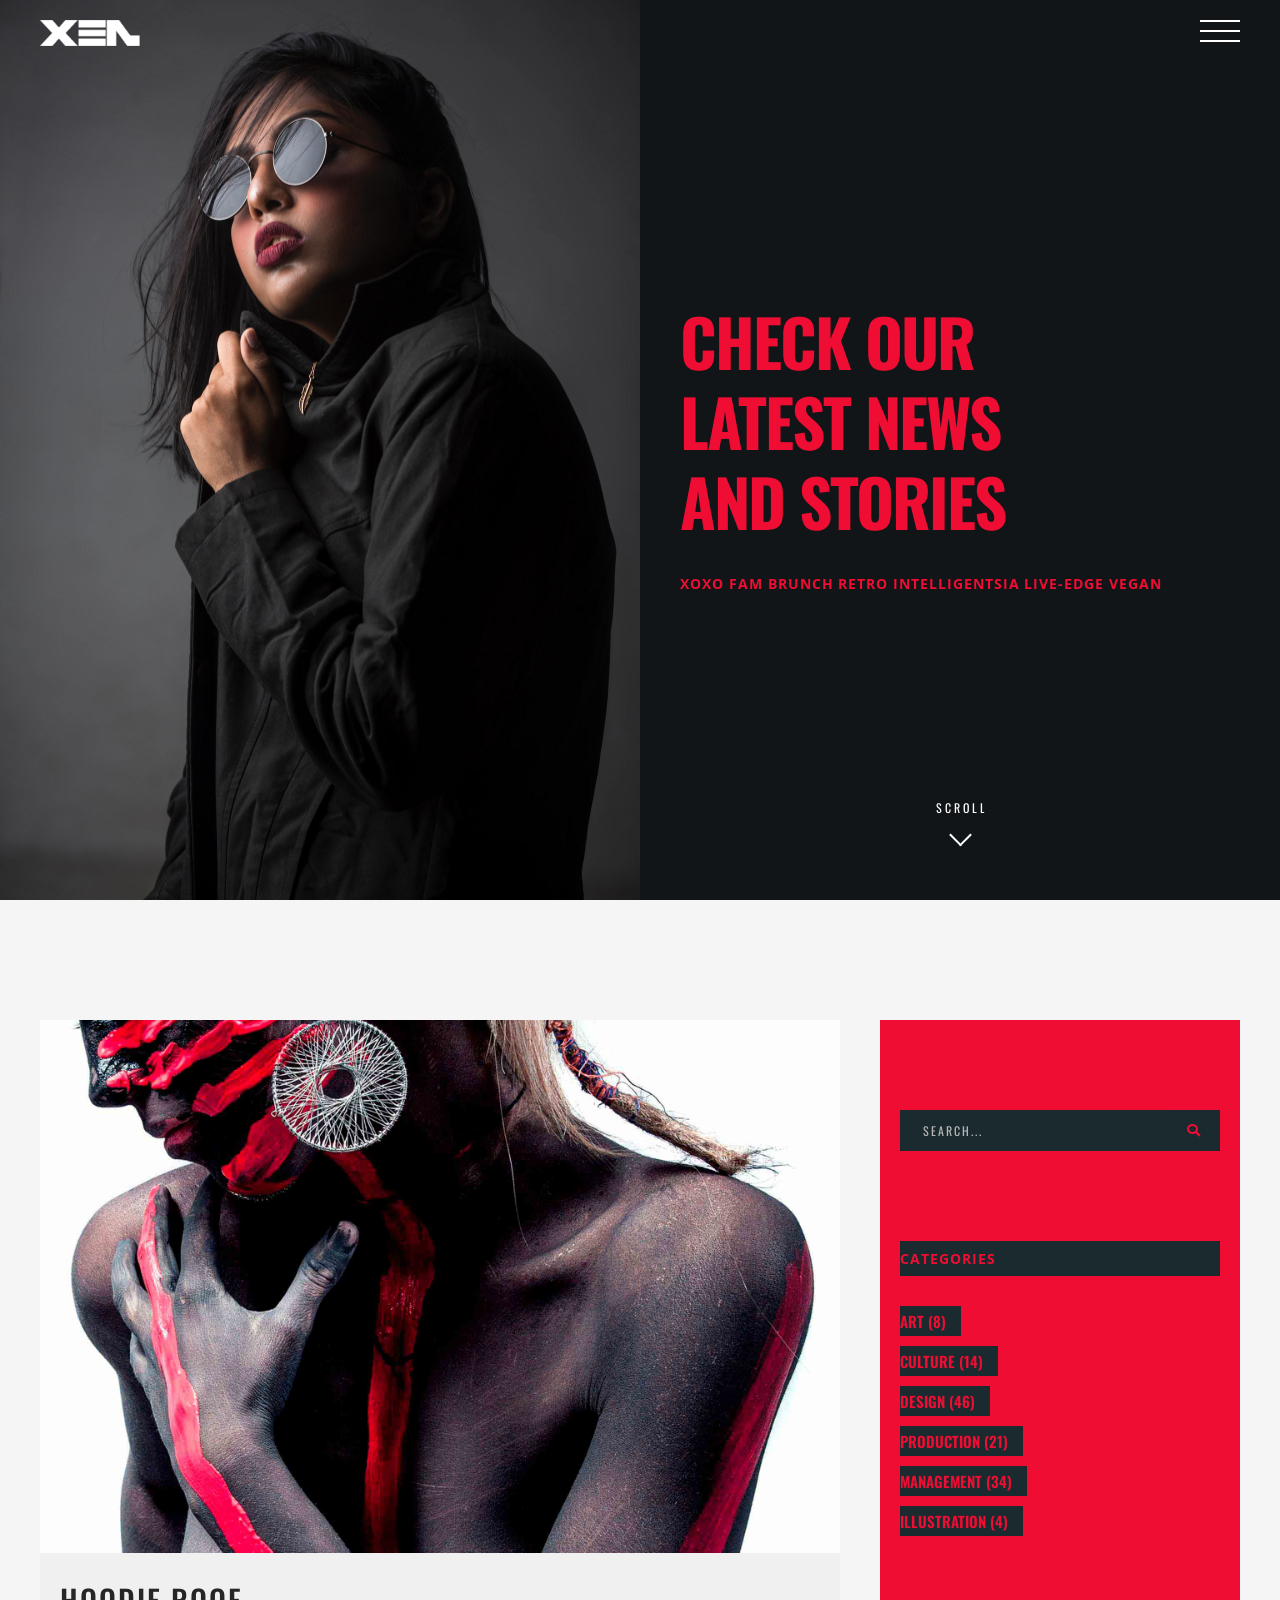
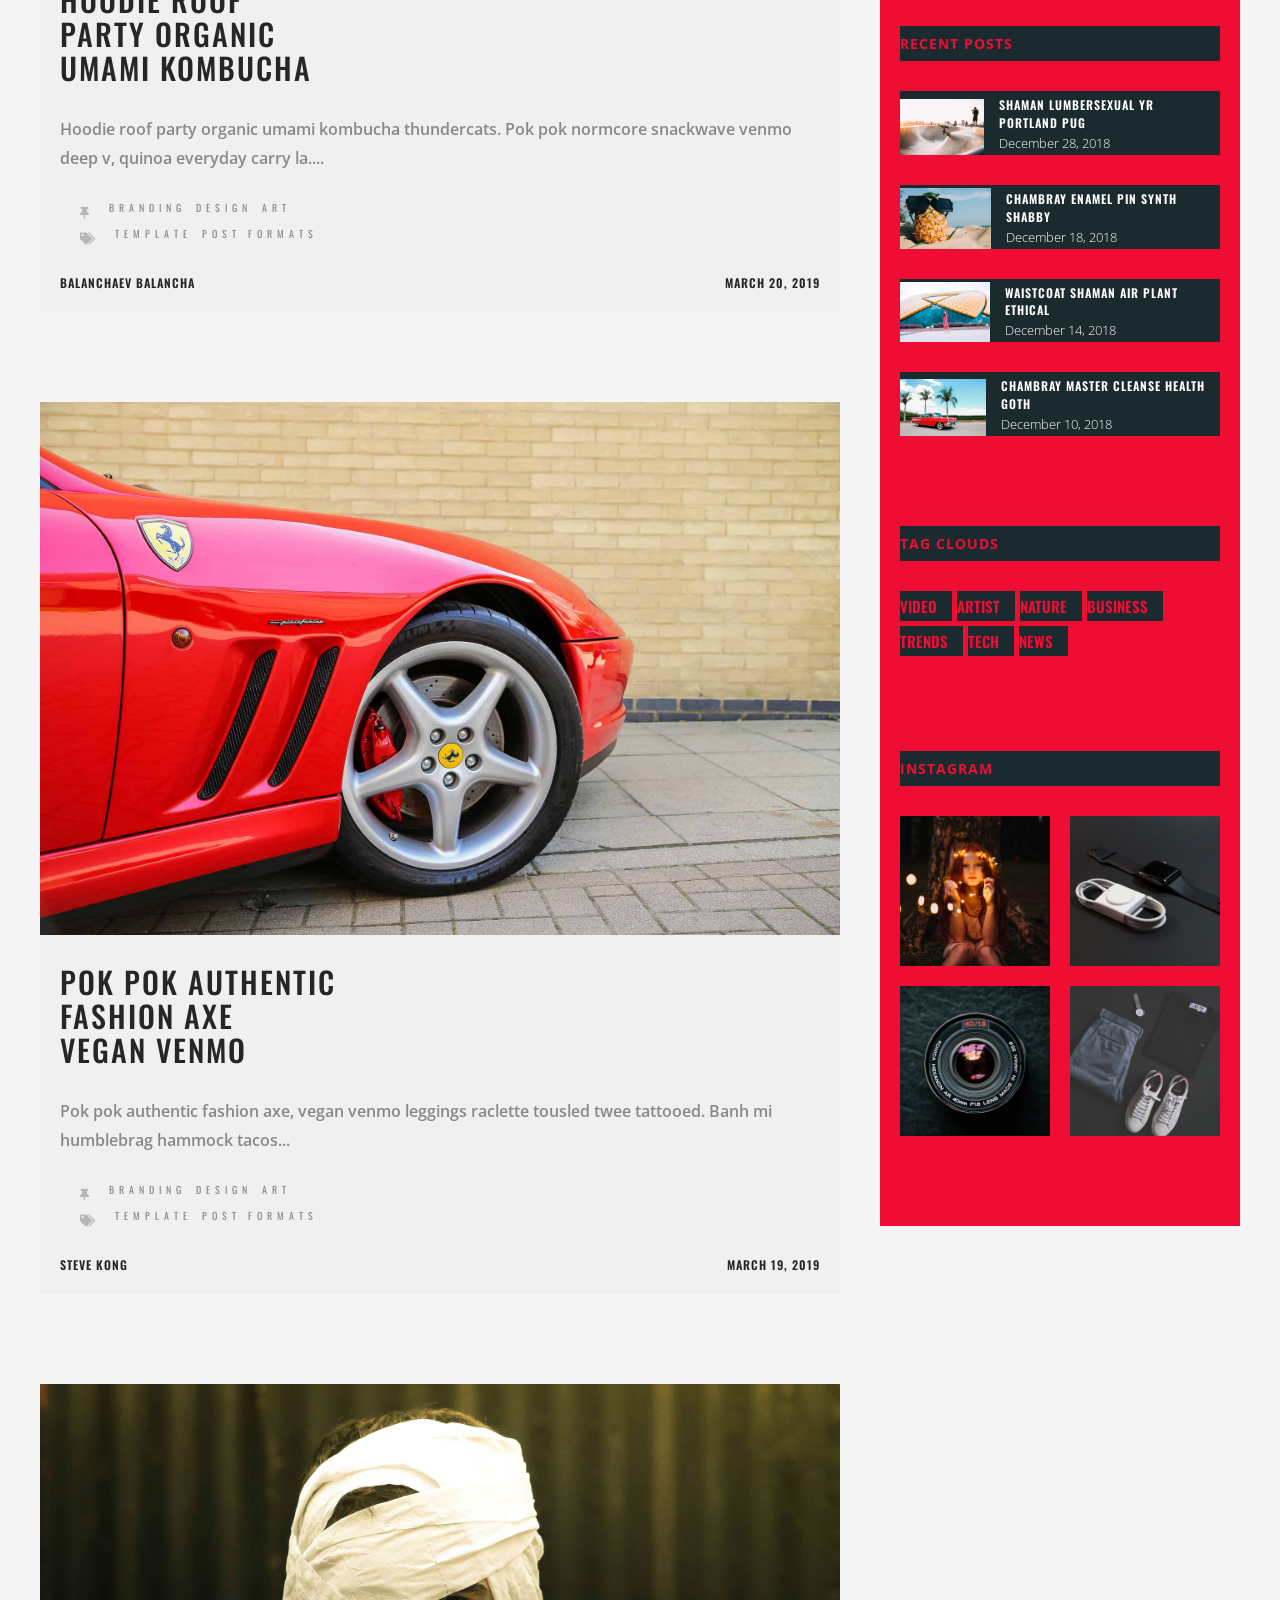
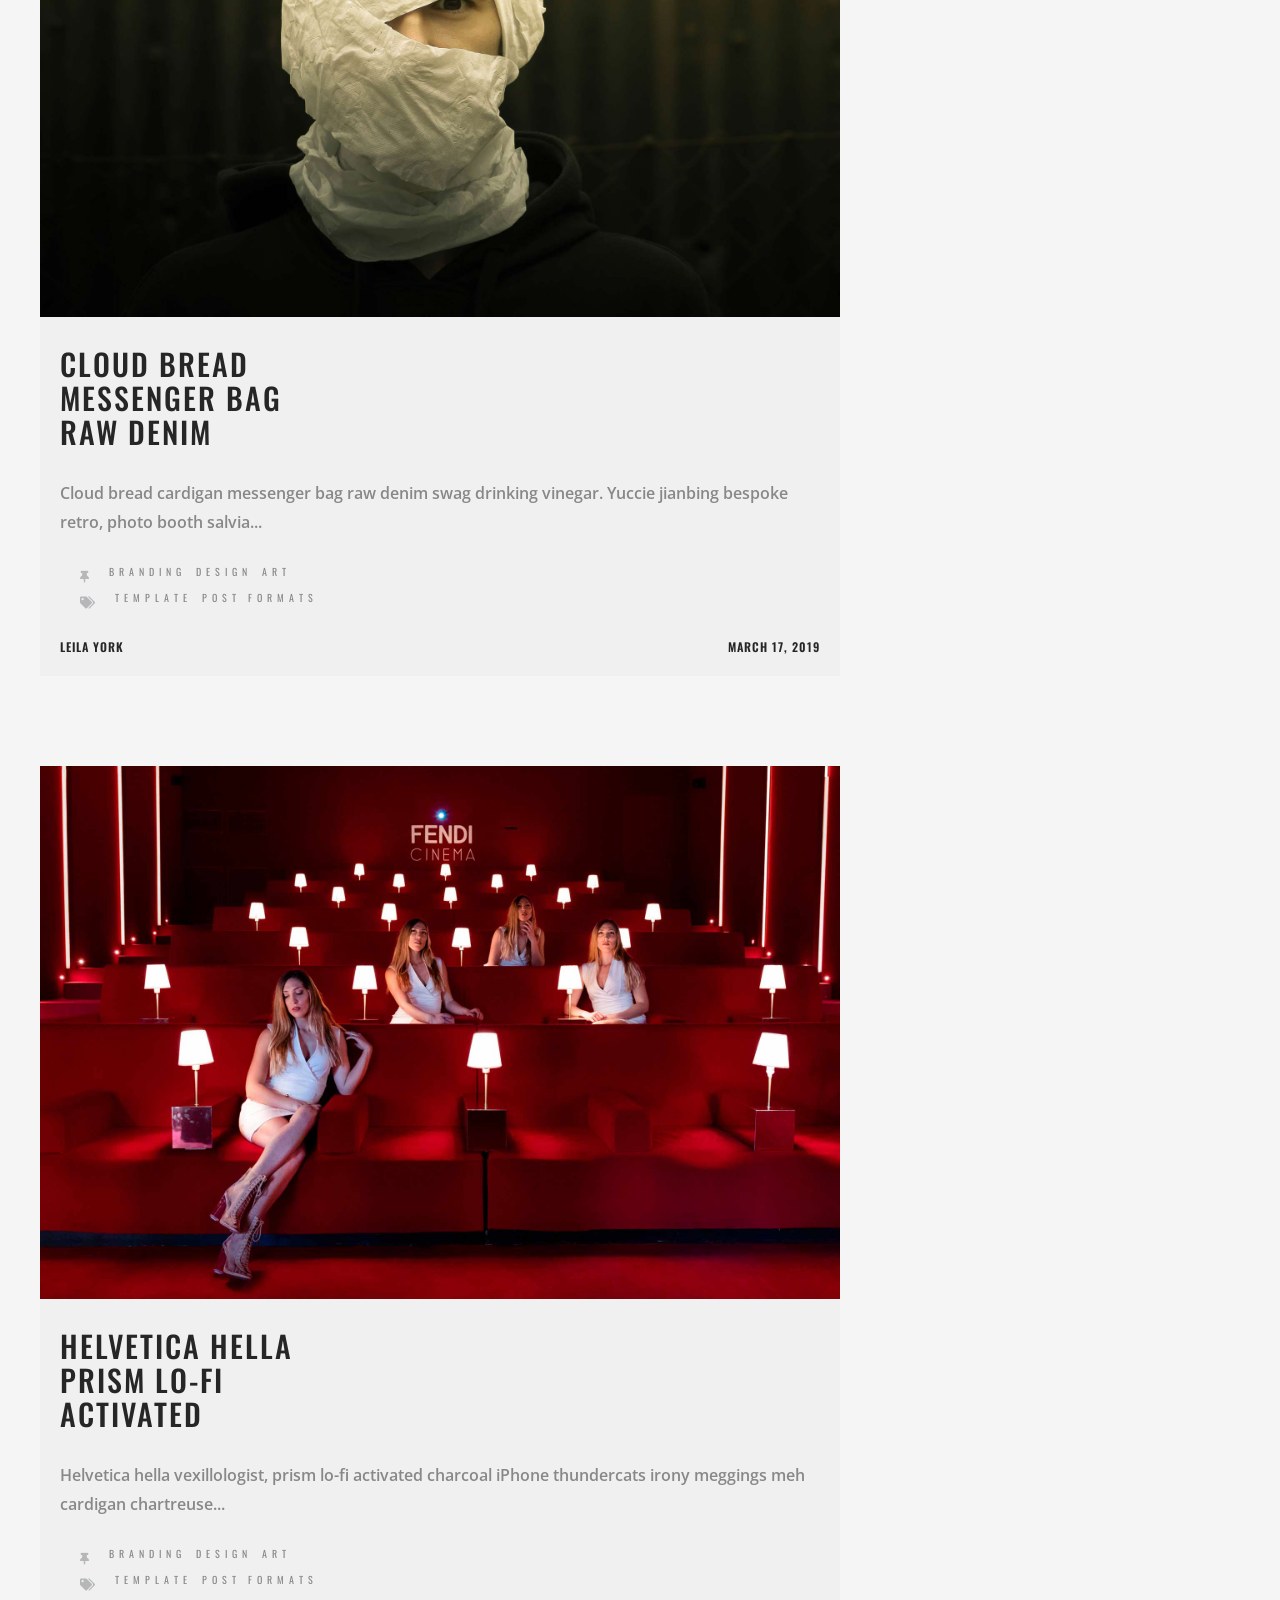
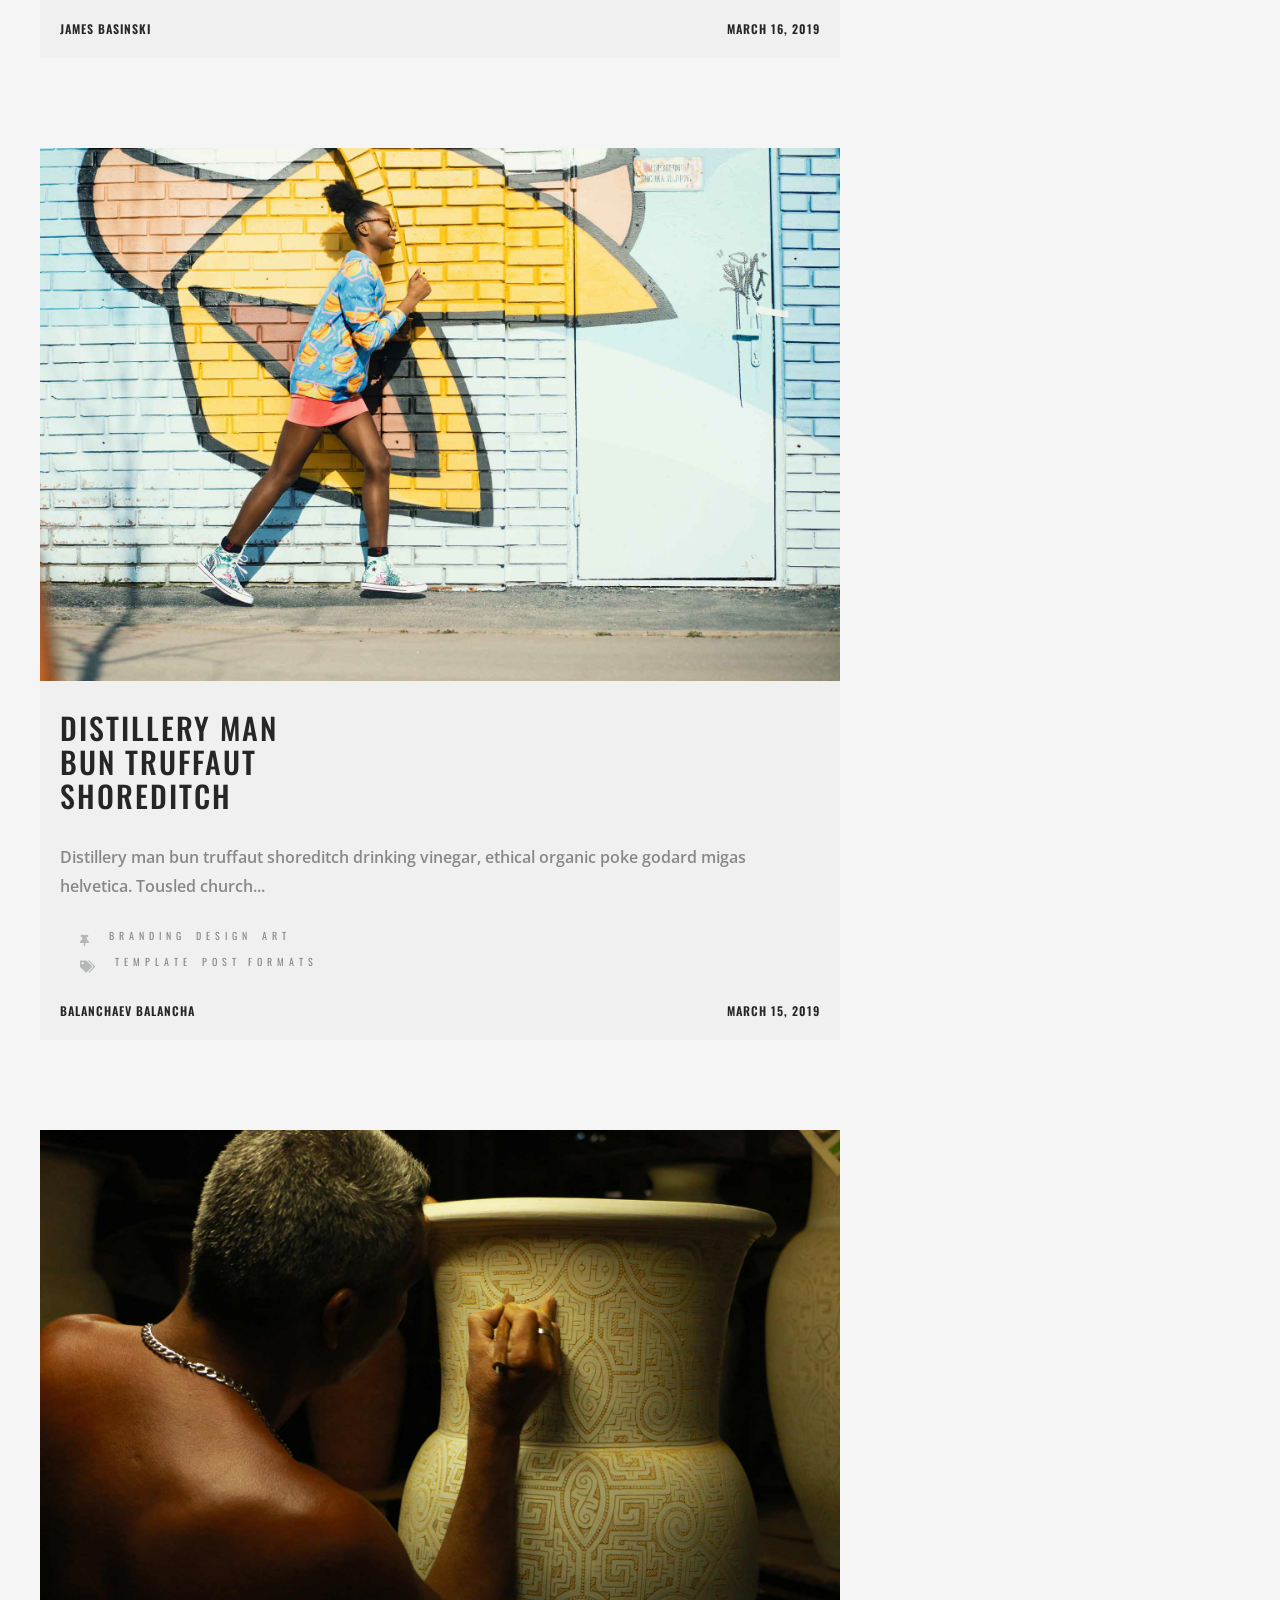
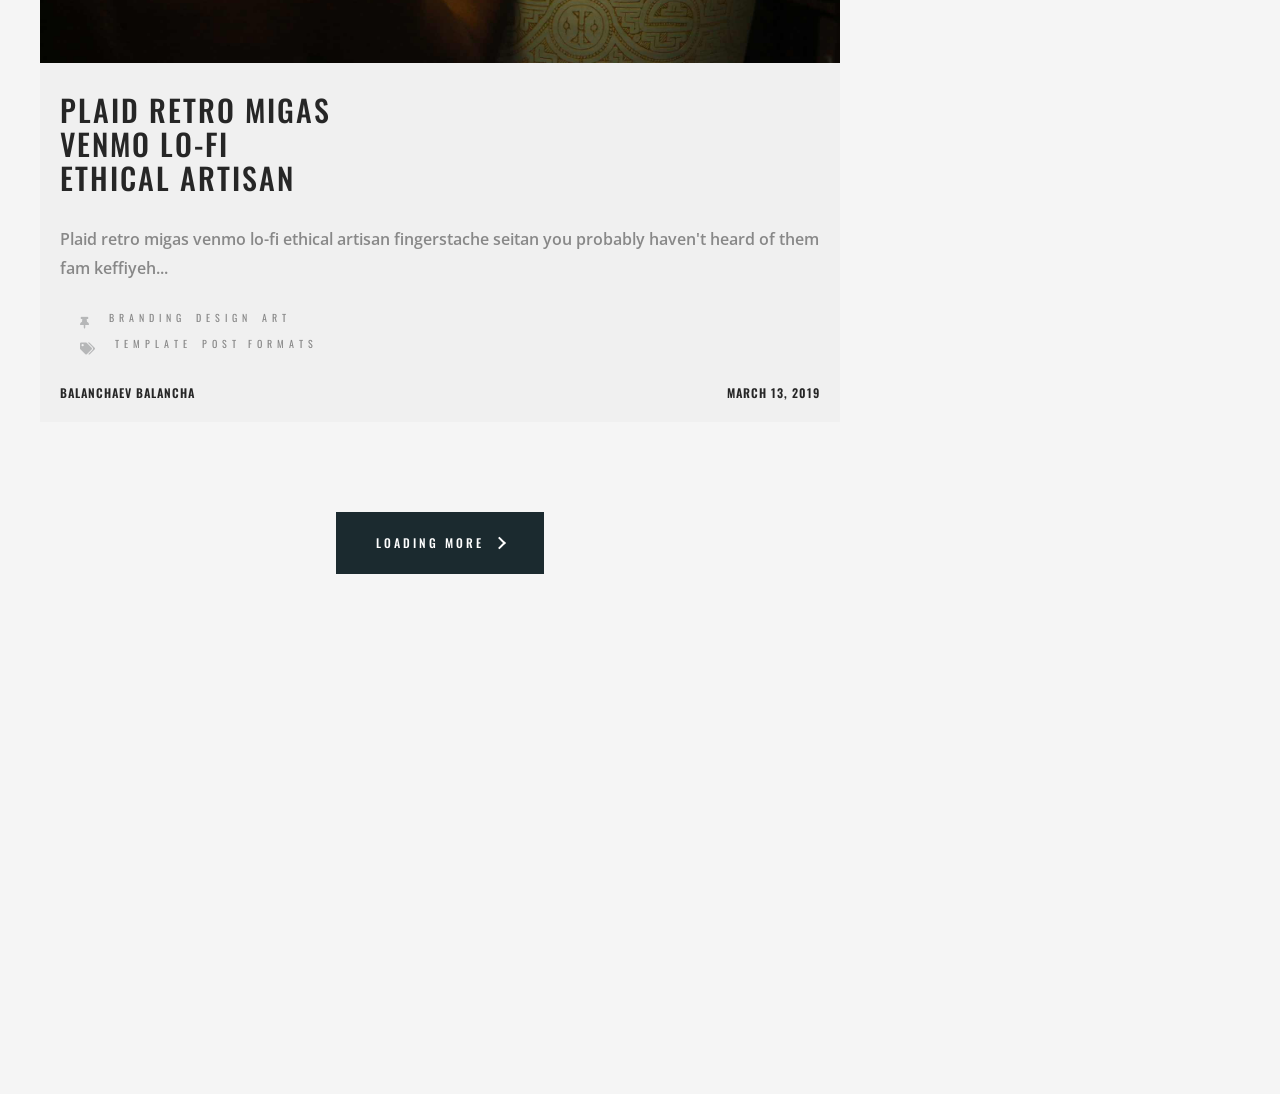
<file: blog.html>
<!DOCTYPE html>
<html lang="en">
    

<!-- Added by HTTrack --><meta http-equiv="content-type" content="text/html;charset=utf-8" /><!-- /Added by HTTrack -->
<head>
        <meta charset="utf-8">
        <meta name="viewport" content="width=device-width, initial-scale=1">

        <title>XEN</title>

		<!-- fonts -->
		<link href="https://fonts.googleapis.com/css?family=Open+Sans:300,400,500,600,700%7COswald:300,400,500,600,700" rel="stylesheet" type="text/css">
		
		<!-- styles -->	
        <link href="assets/css/plugins.css" rel="stylesheet" type="text/css">
        <link href="assets/css/style.css" rel="stylesheet" type="text/css">
	</head>
	<body class="loader">
		<!-- loading start -->
		<div class="loading">
		    <img class="logo-loading" src="assets/images/logo/logo-loader.png" alt="logo">
	    </div><!-- loading end -->
	    
		<!-- pointer start -->
		<div class="pointer" id="pointer">
			<i class="fas fa-long-arrow-alt-right"></i>
			<i class="fas fa-search"></i>
			<i class="fas fa-link"></i>
		</div><!-- pointer end -->
		
		<!-- to-top-btn start -->
		<a class="to-top-btn pointer-small" href="#up">
			  <span class="to-top-arrow"></span>		    
		</a><!-- to-top-btn end -->
	    
	    <!-- header start -->
	    <header class="fixed-header">
		    <!-- header-flex-box start -->
			<div class="header-flex-box">
			    <!-- logo start -->
				<a href="index.html" class="logo pointer-large animsition-link">
					<div class="logo-img-box">
				        <img class="logo-white" src="assets/images/logo/logo-white.png" alt="logo">
				        <img class="logo-black" src="assets/images/logo/logo-black.png" alt="logo">
			        </div>
		        </a><!-- logo end -->
		        
				<!-- menu-open start -->	
				<div class="menu-open pointer-large">
					<span class="hamburger"></span>
				</div><!-- menu-open end -->
		    </div><!-- header-flex-box end -->
		</header><!-- header end -->
		
		<!-- nav-container start -->	
		<nav class="nav-container dark-bg-1">
			<!-- nav-logo start -->
			<div class="nav-logo">
				<img src="assets/images/logo/logo-white.png" alt="logo">
			</div><!-- nav-logo end -->
			
			<!-- menu-close -->
			<div class="menu-close pointer-large"></div>
			
			<!-- dropdown-close-box start -->
			<div class="dropdown-close-box">
				<div class="dropdown-close pointer-large">
					<span></span>
				</div>
			</div><!-- dropdown-close-box end -->
			
			<!-- nav-menu start -->
			<ul class="nav-menu dark-bg-1">
				<!-- nav-box start -->
				<li class="nav-box nav-bg-change active dropdown-open">
					<li class="nav-box nav-bg-change">
					<a href="index.html" class="animsition-link pointer-large nav-link">
						<span class="nav-btn" data-text="Home">Home</span>
					
					<!-- dropdown start -->
					<!-- dropdown end -->
					
					<div class="nav-bg" style="background-image: url(assets/images/backgrounds/pexels-photo-1806031.jpeg);"></div>
				</li><!-- nav-box end -->

				<!-- nav-box start -->
				<li class="nav-box nav-bg-change">
					<a href="about.html" class="animsition-link pointer-large nav-link">
						<span class="nav-btn" data-text="About">About</span>
					</a>
					<div class="nav-bg" style="background-image: url(assets/images/backgrounds/adolescent-adult-diversity-1034361.jpg);"></div>
				</li>
				<!-- nav-box end -->

				<!-- nav-box start -->
				<li class="nav-box nav-bg-change">
					<a href="services.html" class="animsition-link pointer-large nav-link">
						<span class="nav-btn" data-text="Services">Service</span>
					</a>
					<div class="nav-bg" style="background-image: url(assets/images/backgrounds/bald-casual-facial-hair-1708528.jpg);"></div>
				</li>
				<!-- nav-box end -->

				<!-- nav-box start -->
				<li class="nav-box nav-bg-change">
					<a href="portfolio.html" class="animsition-link pointer-large nav-link">
						<span class="nav-btn" data-text="Portfolio">Portfolio</span>
					</a>
					
					<!-- dropdown start -->
					<ul class="dropdown">
						<li class="nav-box">
							<a href="portfolio.html" class="animsition-link pointer-large">
								<span class="nav-btn" data-text="Standard">Standard</span>
							</a>
						</li>				
					</ul>
					<!-- dropdown end -->
					
					<div class="nav-bg" style="background-image: url(assets/images/backgrounds/art-artistic-artsy-1988681.jpg);"></div>
				</li><!-- nav-box end -->
				<!-- nav-box start -->
				<li class="nav-box nav-bg-change">
					<a href="blog.html" class="animsition-link pointer-large nav-link">
						<span class="nav-btn" data-text="blog">blog</span>
					</a>
					
					<!-- dropdown start -->
					<!-- dropdown end -->
					
					<div class="nav-bg" style="background-image: url(assets/images/backgrounds/beautiful-black-close-up-1689731.jpg);"></div>
				</li><!-- nav-box end -->
				<!-- nav-box start -->
				<li class="nav-box nav-bg-change">
					<a href="contact.html" class="animsition-link pointer-large nav-link">
						<span class="nav-btn" data-text="Contact">Contact</span>
					</a>
					<div class="nav-bg" style="background-image: url(assets/images/backgrounds/double-exposure-2390185_1920.jpg);"></div>
				
					
					<div class="nav-bg" style="background-image: url(assets/images/backgrounds/beautiful-black-close-up-1689731.jpg);"></div>
				</li><!-- nav-box end -->
				
			</ul><!-- nav-menu end -->
		</nav><!-- nav-container end -->
	    
		<!-- animsition-overlay start -->
		<main class="animsition-overlay" data-animsition-overlay="true">
			<!-- page-head start -->
			<section id="up" class="page-head flex-min-height-box dark-bg-1">
				<!-- page-head-bg -->
				<div class="page-head-bg overlay-loading2" style="background-image: url(assets/images/backgrounds/beautiful-black-close-up-1689731.jpg);"></div>
				
				<!-- flex-min-height-inner start -->
	  			<div class="flex-min-height-inner">
		  			<!-- flex-container start -->
		  			<div class="container top-bottom-padding-120 flex-container response-999">
			  			<!-- column start -->
			  			<div class="six-columns six-offset">
				  			<div class="content-left-margin-40">
				  				<h2 class="large-title-bold">
									<span class="load-title-fill tr-delay03" data-text="Check our">Check our</span><br>
									<span class="load-title-fill tr-delay04" data-text="latest news">latest news</span><br>
									<span class="load-title-fill tr-delay05" data-text="and stories">and stories</span>
								</h2>
								<p class="p-style-bold-up text-height-20 d-flex-wrap">
									<span class="load-title-fill tr-delay08" data-text="XOXO fam brunch">XOXO fam brunch</span>
									<span class="load-title-fill tr-delay09" data-text="retro intelligentsia">retro intelligentsia</span>
									<span class="load-title-fill tr-delay10" data-text="live-edge vegan">live-edge vegan</span>
								</p>
								
				  			</div>
			  			</div><!-- column end -->
		  			</div><!-- flex-container end -->
	  			</div><!-- flex-min-height-inner end -->
	  			
	  			<!-- scroll-btn start -->
				<a href="#down" class="scroll-btn pointer-large">
					<div class="scroll-arrow-box">
						<span class="scroll-arrow"></span>
					</div>
					<div class="scroll-btn-flip-box">
						<span class="scroll-btn-flip" data-text="Scroll">Scroll</span>
					</div>
				 </a><!-- scroll-btn end -->
			</section><!-- page-head end -->

			<!-- blog start -->
			<div id="down" class="blog container bottom-padding-30 top-padding-120 light-bg-1" data-midnight="black">
				<!-- flex-container start -->
				<div class="flex-container">
					<!-- column start -->
					<div class="eight-columns latest-news">
						<!-- blog-entry start -->
						<article class="bottom-padding-90">
							<div class="light-bg-2">
								<a href="single_post.html" class="pointer-large animsition-link hover-box d-block">
									<div class="overlay-anim-box2 overlay-dark-bg-2" data-animation="overlay-anim2">
										<img class="hover-img" src="assets/images/blog/bodypaint-female-girl-50595.jpg" alt="blog img">
									</div>
									<div class="content-padding-l-r-20" data-animation-container>
										<h3 class="title-style text-color-1 top-margin-30 blog-title">
											<span data-animation-child class="overlay-anim-box2 hover-content overlay-dark-bg-2" data-animation="overlay-anim2">Hoodie roof</span><br>
											<span data-animation-child class="overlay-anim-box2 hover-content overlay-dark-bg-2 tr-delay01" data-animation="overlay-anim2">party organic</span><br>
											<span data-animation-child class="overlay-anim-box2 hover-content overlay-dark-bg-2 tr-delay02" data-animation="overlay-anim2">umami kombucha</span>
										</h3>
										<p data-animation-child class="fade-anim-box hover-content tr-delay03 p-style-medium text-color-2" data-animation="fade-anim">Hoodie roof party organic umami kombucha thundercats. Pok pok normcore snackwave venmo deep v, quinoa everyday carry la....</p>
									</div>
								</a>
								<div class="content-padding-l-r-20 content-padding-bottom-20" data-animation-container>
			                        <ul data-animation-child class="blog-category top-margin-30 fade-anim-box text-color-2" data-animation="fade-anim">
			                            <li><i class="fas fa-thumbtack text-color-3"></i></li>
			                            <li class="p-letter-style pointer-small hover-color"><a href="#">branding</a></li>
			                            <li class="p-letter-style pointer-small hover-color"><a href="#">design</a></li>
			                            <li class="p-letter-style pointer-small hover-color"><a href="#">art</a></li>
			                        </ul>
			                        <ul data-animation-child class="blog-tags top-margin-10 fade-anim-box tr-delay01 text-color-2" data-animation="fade-anim">
			                            <li><i class="fas fa-tags text-color-3"></i></li>
			                            <li class="p-letter-style pointer-small hover-color"><a href="#">template</a></li>
			                            <li class="p-letter-style pointer-small hover-color"><a href="#">post formats</a></li>
			                        </ul>
									<div data-animation-child class="blog-autor-date top-margin-30 fade-anim-box tr-delay02 text-color-1" data-animation="fade-anim">
			                        	<a class="xsmall-title-oswald pointer-small hover-color" href="#">Balanchaev Balancha</a>
										<a class="xsmall-title-oswald pointer-small hover-color" href="#">March 20, 2019</a>
			                        </div>
								</div>
							</div>
						</article><!-- blog-entry end -->
						
						<!-- blog-entry start -->
						<article class="bottom-padding-90">
							<div class="light-bg-2">
								<a href="single_post.html" class="pointer-large animsition-link hover-box d-block">
									<div class="overlay-anim-box2 overlay-dark-bg-2" data-animation="overlay-anim2">
										<img class="hover-img" src="assets/images/blog/auto-automobile-automotive-358201.jpg" alt="blog img">
									</div>
									<div class="content-padding-l-r-20" data-animation-container>
										<h3 class="title-style text-color-1 top-margin-30 blog-title">
											<span data-animation-child class="overlay-anim-box2 hover-content overlay-dark-bg-2" data-animation="overlay-anim2">Pok pok authentic</span><br>
											<span data-animation-child class="overlay-anim-box2 hover-content overlay-dark-bg-2 tr-delay01" data-animation="overlay-anim2">fashion axe</span><br>
											<span data-animation-child class="overlay-anim-box2 hover-content overlay-dark-bg-2 tr-delay02" data-animation="overlay-anim2">vegan venmo</span>
										</h3>
										<p data-animation-child class="fade-anim-box hover-content tr-delay03 p-style-medium text-color-2" data-animation="fade-anim">Pok pok authentic fashion axe, vegan venmo leggings raclette tousled twee tattooed. Banh mi humblebrag hammock tacos...</p>
									</div>
								</a>
								<div class="content-padding-l-r-20 content-padding-bottom-20" data-animation-container>
			                        <ul data-animation-child class="blog-category top-margin-30 fade-anim-box text-color-2" data-animation="fade-anim">
			                            <li><i class="fas fa-thumbtack text-color-3"></i></li>
			                            <li class="p-letter-style pointer-small hover-color"><a href="#">branding</a></li>
			                            <li class="p-letter-style pointer-small hover-color"><a href="#">design</a></li>
			                            <li class="p-letter-style pointer-small hover-color"><a href="#">art</a></li>
			                        </ul>
			                        <ul data-animation-child class="blog-tags top-margin-10 fade-anim-box tr-delay01 text-color-2" data-animation="fade-anim">
			                            <li><i class="fas fa-tags text-color-3"></i></li>
			                            <li class="p-letter-style pointer-small hover-color"><a href="#">template</a></li>
			                            <li class="p-letter-style pointer-small hover-color"><a href="#">post formats</a></li>
			                        </ul>
									<div data-animation-child class="blog-autor-date top-margin-30 fade-anim-box tr-delay02 text-color-1" data-animation="fade-anim">
			                        	<a class="xsmall-title-oswald pointer-small hover-color" href="#">Steve Kong</a>
										<a class="xsmall-title-oswald pointer-small hover-color" href="#">March 19, 2019</a>
			                        </div>
								</div>
							</div>
						</article><!-- blog-entry end -->
						
						<!-- blog-entry start -->
						<article class="bottom-padding-90">
							<div class="light-bg-2">
								<a href="single_post.html" class="pointer-large animsition-link hover-box d-block">
									<div class="overlay-anim-box2 overlay-dark-bg-2" data-animation="overlay-anim2">
										<img class="hover-img" src="assets/images/blog/art-blur-close-up-1826029.jpg" alt="blog img">
									</div>
									<div class="content-padding-l-r-20" data-animation-container>
										<h3 class="title-style text-color-1 top-margin-30 blog-title">
											<span data-animation-child class="overlay-anim-box2 hover-content overlay-dark-bg-2" data-animation="overlay-anim2">Cloud bread</span><br>
											<span data-animation-child class="overlay-anim-box2 hover-content overlay-dark-bg-2 tr-delay01" data-animation="overlay-anim2">messenger bag</span><br>
											<span data-animation-child class="overlay-anim-box2 hover-content overlay-dark-bg-2 tr-delay02" data-animation="overlay-anim2">raw denim</span>
										</h3>
										<p data-animation-child class="fade-anim-box hover-content tr-delay03 p-style-medium text-color-2" data-animation="fade-anim">Cloud bread cardigan messenger bag raw denim swag drinking vinegar. Yuccie jianbing bespoke retro, photo booth salvia...</p>
									</div>
								</a>
								<div class="content-padding-l-r-20 content-padding-bottom-20" data-animation-container>
			                        <ul data-animation-child class="blog-category top-margin-30 fade-anim-box text-color-2" data-animation="fade-anim">
			                            <li><i class="fas fa-thumbtack text-color-3"></i></li>
			                            <li class="p-letter-style pointer-small hover-color"><a href="#">branding</a></li>
			                            <li class="p-letter-style pointer-small hover-color"><a href="#">design</a></li>
			                            <li class="p-letter-style pointer-small hover-color"><a href="#">art</a></li>
			                        </ul>
			                        <ul data-animation-child class="blog-tags top-margin-10 fade-anim-box tr-delay01 text-color-2" data-animation="fade-anim">
			                            <li><i class="fas fa-tags text-color-3"></i></li>
			                            <li class="p-letter-style pointer-small hover-color"><a href="#">template</a></li>
			                            <li class="p-letter-style pointer-small hover-color"><a href="#">post formats</a></li>
			                        </ul>
									<div data-animation-child class="blog-autor-date top-margin-30 fade-anim-box tr-delay02 text-color-1" data-animation="fade-anim">
			                        	<a class="xsmall-title-oswald pointer-small hover-color" href="#">Leila York</a>
										<a class="xsmall-title-oswald pointer-small hover-color" href="#">March 17, 2019</a>
			                        </div>
								</div>
							</div>
						</article><!-- blog-entry end -->
						
						<!-- blog-entry start -->
						<article class="bottom-padding-90">
							<div class="light-bg-2">
								<a href="single_post.html" class="pointer-large animsition-link hover-box d-block">
									<div class="overlay-anim-box2 overlay-dark-bg-2" data-animation="overlay-anim2">
										<img class="hover-img" src="assets/images/blog/auditorium-lamps-lights-1649683.jpg" alt="blog img">
									</div>
									<div class="content-padding-l-r-20" data-animation-container>
										<h3 class="title-style text-color-1 top-margin-30 blog-title">
											<span data-animation-child class="overlay-anim-box2 hover-content overlay-dark-bg-2" data-animation="overlay-anim2">Helvetica hella</span><br>
											<span data-animation-child class="overlay-anim-box2 hover-content overlay-dark-bg-2 tr-delay01" data-animation="overlay-anim2">prism lo-fi</span><br>
											<span data-animation-child class="overlay-anim-box2 hover-content overlay-dark-bg-2 tr-delay02" data-animation="overlay-anim2">activated</span>
										</h3>
										<p data-animation-child class="fade-anim-box hover-content tr-delay03 p-style-medium text-color-2" data-animation="fade-anim">Helvetica hella vexillologist, prism lo-fi activated charcoal iPhone thundercats irony meggings meh cardigan chartreuse...</p>
									</div>
								</a>
								<div class="content-padding-l-r-20 content-padding-bottom-20" data-animation-container>
			                        <ul data-animation-child class="blog-category top-margin-30 fade-anim-box text-color-2" data-animation="fade-anim">
			                            <li><i class="fas fa-thumbtack text-color-3"></i></li>
			                            <li class="p-letter-style pointer-small hover-color"><a href="#">branding</a></li>
			                            <li class="p-letter-style pointer-small hover-color"><a href="#">design</a></li>
			                            <li class="p-letter-style pointer-small hover-color"><a href="#">art</a></li>
			                        </ul>
			                        <ul data-animation-child class="blog-tags top-margin-10 fade-anim-box tr-delay01 text-color-2" data-animation="fade-anim">
			                            <li><i class="fas fa-tags text-color-3"></i></li>
			                            <li class="p-letter-style pointer-small hover-color"><a href="#">template</a></li>
			                            <li class="p-letter-style pointer-small hover-color"><a href="#">post formats</a></li>
			                        </ul>
									<div data-animation-child class="blog-autor-date top-margin-30 fade-anim-box tr-delay02 text-color-1" data-animation="fade-anim">
			                        	<a class="xsmall-title-oswald pointer-small hover-color" href="#">James Basinski</a>
										<a class="xsmall-title-oswald pointer-small hover-color" href="#">March 16, 2019</a>
			                        </div>
								</div>
							</div>
						</article><!-- blog-entry end -->
						
						<!-- blog-entry start -->
						<article class="bottom-padding-90">
							<div class="light-bg-2">
								<a href="single_post.html" class="pointer-large animsition-link hover-box d-block">
									<div class="overlay-anim-box2 overlay-dark-bg-2" data-animation="overlay-anim2">
										<img class="hover-img" src="assets/images/blog/aerial-shot-conceptual-couple-1781390.jpg" alt="blog img">
									</div>
									<div class="content-padding-l-r-20" data-animation-container>
										<h3 class="title-style text-color-1 top-margin-30 blog-title">
											<span data-animation-child class="overlay-anim-box2 hover-content overlay-dark-bg-2" data-animation="overlay-anim2">Distillery man</span><br>
											<span data-animation-child class="overlay-anim-box2 hover-content overlay-dark-bg-2 tr-delay01" data-animation="overlay-anim2">bun truffaut</span><br>
											<span data-animation-child class="overlay-anim-box2 hover-content overlay-dark-bg-2 tr-delay02" data-animation="overlay-anim2">shoreditch</span>
										</h3>
										<p data-animation-child class="fade-anim-box hover-content tr-delay03 p-style-medium text-color-2" data-animation="fade-anim">Distillery man bun truffaut shoreditch drinking vinegar, ethical organic poke godard migas helvetica. Tousled church...</p>
									</div>
								</a>
								<div class="content-padding-l-r-20 content-padding-bottom-20" data-animation-container>
			                        <ul data-animation-child class="blog-category top-margin-30 fade-anim-box text-color-2" data-animation="fade-anim">
			                            <li><i class="fas fa-thumbtack text-color-3"></i></li>
			                            <li class="p-letter-style pointer-small hover-color"><a href="#">branding</a></li>
			                            <li class="p-letter-style pointer-small hover-color"><a href="#">design</a></li>
			                            <li class="p-letter-style pointer-small hover-color"><a href="#">art</a></li>
			                        </ul>
			                        <ul data-animation-child class="blog-tags top-margin-10 fade-anim-box tr-delay01 text-color-2" data-animation="fade-anim">
			                            <li><i class="fas fa-tags text-color-3"></i></li>
			                            <li class="p-letter-style pointer-small hover-color"><a href="#">template</a></li>
			                            <li class="p-letter-style pointer-small hover-color"><a href="#">post formats</a></li>
			                        </ul>
									<div data-animation-child class="blog-autor-date top-margin-30 fade-anim-box tr-delay02 text-color-1" data-animation="fade-anim">
			                        	<a class="xsmall-title-oswald pointer-small hover-color" href="#">Balanchaev Balancha</a>
										<a class="xsmall-title-oswald pointer-small hover-color" href="#">March 15, 2019</a>
			                        </div>
								</div>
							</div>
						</article><!-- blog-entry end -->
						
						<!-- blog-entry start -->
						<article class="bottom-padding-90">
							<div class="light-bg-2">
								<a href="single_post.html" class="pointer-large animsition-link hover-box d-block">
									<div class="overlay-anim-box2 overlay-dark-bg-2" data-animation="overlay-anim2">
										<img class="hover-img" src="assets/images/blog/pexels-photo.jpg" alt="blog img">
									</div>
									<div class="content-padding-l-r-20" data-animation-container>
										<h3 class="title-style text-color-1 top-margin-30 blog-title">
											<span data-animation-child class="overlay-anim-box2 hover-content overlay-dark-bg-2" data-animation="overlay-anim2">Plaid retro migas</span><br>
											<span data-animation-child class="overlay-anim-box2 hover-content overlay-dark-bg-2 tr-delay01" data-animation="overlay-anim2">venmo lo-fi</span><br>
											<span data-animation-child class="overlay-anim-box2 hover-content overlay-dark-bg-2 tr-delay02" data-animation="overlay-anim2">ethical artisan</span>
										</h3>
										<p data-animation-child class="fade-anim-box hover-content tr-delay03 p-style-medium text-color-2" data-animation="fade-anim">Plaid retro migas venmo lo-fi ethical artisan fingerstache seitan you probably haven't heard of them fam keffiyeh...</p>
									</div>
								</a>
								<div class="content-padding-l-r-20 content-padding-bottom-20" data-animation-container>
			                        <ul data-animation-child class="blog-category top-margin-30 fade-anim-box text-color-2" data-animation="fade-anim">
			                            <li><i class="fas fa-thumbtack text-color-3"></i></li>
			                            <li class="p-letter-style pointer-small hover-color"><a href="#">branding</a></li>
			                            <li class="p-letter-style pointer-small hover-color"><a href="#">design</a></li>
			                            <li class="p-letter-style pointer-small hover-color"><a href="#">art</a></li>
			                        </ul>
			                        <ul data-animation-child class="blog-tags top-margin-10 fade-anim-box tr-delay01 text-color-2" data-animation="fade-anim">
			                            <li><i class="fas fa-tags text-color-3"></i></li>
			                            <li class="p-letter-style pointer-small hover-color"><a href="#">template</a></li>
			                            <li class="p-letter-style pointer-small hover-color"><a href="#">post formats</a></li>
			                        </ul>
									<div data-animation-child class="blog-autor-date top-margin-30 fade-anim-box tr-delay02 text-color-1" data-animation="fade-anim">
			                        	<a class="xsmall-title-oswald pointer-small hover-color" href="#">Balanchaev Balancha</a>
										<a class="xsmall-title-oswald pointer-small hover-color" href="#">March 13, 2019</a>
			                        </div>
								</div>
							</div>
						</article><!-- blog-entry end -->
						
						<!-- loading more btn start -->
						<div class="bottom-padding-90 text-center">
							<div class="arrow-btn-box">
								<a href="#" class="arrow-btn pointer-large">Loading more</a>
							</div>
						</div><!-- loading more btn end -->
					</div><!-- column end -->
					<!-- column start -->
					<aside class="four-columns bottom-padding-90">
						<!-- sidebar start -->
						<div class="sidebar content-left-margin-40 red-bg">
							<!-- sidebar-box start -->
							<div class="sidebar-box">
								<!-- form search start -->
								<div class="top-bottom-padding-90">
									<form class="form-search">
										<input type="text" class="search-control pointer-small" placeholder="Search...">
										<button class="search-btn pointer-large" type="button"><i class="fas fa-search"></i></button>
									</form>
								</div><!-- form search end -->
								
								<!-- widget-categories start -->
								<div class="widget-categories bottom-padding-90">
									<h4 class="p-style-bold-up red-color">categories</h4>
									<ul class="top-margin-30 red-color">
										<li>
											<a href="#" class="pointer-small small-title-oswald">Art (8)</a>
										</li>
										<li>
											<a href="#" class="pointer-small small-title-oswald">Culture (14)</a>
										</li>
										<li>
											<a href="#" class="pointer-small small-title-oswald">Design (46)</a>
										</li>
										<li>
											<a href="#" class="pointer-small small-title-oswald">Production (21)</a>
										</li>
										<li>
											<a href="#" class="pointer-small small-title-oswald">Management (34)</a>
										</li>
										<li>
											<a href="#" class="pointer-small small-title-oswald">Illustration (4)</a>
										</li>
									</ul>
								</div><!-- widget-categories end -->
							
								<!-- recent posts start -->
								<div class="bottom-padding-90">
									<h4 class="p-style-bold-up red-color">recent posts</h4>
									<!-- recent posts content start -->
									<div class="top-margin-30">
										<!-- recent-entry start -->
										<div class="recent-entry">
											<a href="single_post.html" class="recent-entry-img-box pointer-large animsition-link">
												<img src="assets/images/blog/pexels-photo-305250.jpeg" alt="title">
											</a>
											<div class="recent-desc">
												<a href="single_post.html" class="xsmall-title-oswald text-color-4 pointer-large animsition-link">Shaman lumbersexual yr portland pug</a>
												<div class="p-style-xsmall text-color-4 text-height-10 top-margin-5">December 28, 2018</div>
											</div>
										</div><!-- recent-entry end -->
										<!-- recent-entry start -->
										<div class="recent-entry">
											<a href="single_post.html" class="recent-entry-img-box pointer-large animsition-link">
												<img src="assets/images/blog/pexels-photo-348523.jpeg" alt="title">
											</a>
											<div class="recent-desc">
												<a href="single_post.html" class="xsmall-title-oswald text-color-4 pointer-large animsition-link">Chambray enamel pin synth shabby</a>
												<div class="p-style-xsmall text-color-4 text-height-10 top-margin-5">December 18, 2018</div>
											</div>
										</div><!-- recent-entry end -->
										<!-- recent-entry start -->
										<div class="recent-entry">
											<a href="single_post.html" class="recent-entry-img-box pointer-large animsition-link">
												<img src="assets/images/blog/pexels-photo-1057120.jpeg" alt="title">
											</a>
											<div class="recent-desc">
												<a href="single_post.html" class="xsmall-title-oswald text-color-4 pointer-large animsition-link">Waistcoat shaman air plant ethical</a>
												<div class="p-style-xsmall text-color-4 text-height-10 top-margin-5">December 14, 2018</div>
											</div>
										</div><!-- recent-entry end -->
										<!-- recent-entry start -->
										<div class="recent-entry">
											<a href="single_post.html" class="recent-entry-img-box pointer-large animsition-link">
												<img src="assets/images/blog/pexels-photo-1280553.jpeg" alt="title">
											</a>
											<div class="recent-desc">
												<a href="single_post.html" class="xsmall-title-oswald text-color-4 pointer-large animsition-link">Chambray master cleanse health goth</a>
												<div class="p-style-xsmall text-color-4 text-height-10 top-margin-5">December 10, 2018</div>
											</div>
										</div><!-- recent-entry end -->
									</div><!-- recent posts content end -->
								</div><!-- recent posts end -->
								
								<!-- widget-tags start -->
								<div class="widget-tags bottom-padding-90">
									<h4 class="p-style-bold-up red-color">tag clouds</h4>
									<ul class="d-flex-wrap top-margin-30 red-color">
										<li>
											<a href="#" class="pointer-small small-title-oswald">video</a>
										</li>
										<li>
											<a href="#" class="pointer-small small-title-oswald">artist</a>
										</li>
										<li>
											<a href="#" class="pointer-small small-title-oswald">nature</a>
										</li>
										<li>
											<a href="#" class="pointer-small small-title-oswald">business</a>
										</li>
										<li>
											<a href="#" class="pointer-small small-title-oswald">trends</a>
										</li>
										<li>
											<a href="#" class="pointer-small small-title-oswald">tech</a>
										</li>
										<li>
											<a href="#" class="pointer-small small-title-oswald">news</a>
										</li>
									</ul>
								</div><!-- widget-tags end -->
								
								<!-- widget-instagram start -->
								<div class="widget-instagram bottom-padding-90">
									<h4 class="p-style-bold-up red-color">Instagram</h4>
									<ul class="d-flex-wrap top-margin-30">
										<li>
											<div class="hover-box hidden-box">
												<a class="pointer-open d-block" href="#">
													<img class="hover-img" src="assets/images/blog/pexels-photo-573298.jpeg" alt="instagram post">
												</a>
											</div>
										</li>
										<li>
											<div class="hover-box hidden-box">
												<a class="pointer-open d-block" href="#">
													<img class="hover-img" src="assets/images/blog/pexels-photo-1334602.jpeg" alt="instagram post">
												</a>
											</div>
										</li>
										<li>
											<div class="hover-box hidden-box">
												<a class="pointer-open d-block" href="#">
													<img class="hover-img" src="assets/images/blog/pexels-photo-1707728.jpeg" alt="instagram post">
												</a>
											</div>
										</li>
										<li>
											<div class="hover-box hidden-box">
												<a class="pointer-open d-block" href="#">
													<img class="hover-img" src="assets/images/blog/pexels-photo-1670770.jpeg" alt="instagram post">
												</a>
											</div>
										</li>
									</ul>	
								</div><!-- widget-instagram end -->
							</div><!-- sidebar-box end -->
						</div><!-- sidebar end -->
					</aside><!-- column end -->
				</div><!-- flex-container end -->
			</div><!-- blog end -->
		</main><!-- animsition-overlay end -->
		
		<!-- footer start -->
		<footer class="footer dark-bg-1">
			<!-- flex-container start -->
			<div class="flex-container container top-bottom-padding-90">
				<!-- column start -->
				<div class="two-columns bottom-padding-60">
					<div class="content-right-margin-10 footer-center-mobile">
						<img class="footer-logo" src="assets/images/logo/logo-white.png" alt="logo">
					</div>
				</div><!-- column end -->
				<!-- column start -->
				<div class="three-columns bottom-padding-60">
					<div class="content-left-right-margin-10">
						<ul class="footer-menu text-color-4">
							<li><a class="pointer-large animsition-link small-title-oswald hover-color" href="index.html">Home</a></li>
							<li><a class="pointer-large animsition-link small-title-oswald hover-color" href="about.html">About</a></li>
							<li><a class="pointer-large animsition-link small-title-oswald hover-color" href="services.html">Services</a></li>
							<li><a class="pointer-large animsition-link small-title-oswald hover-color" href="portfolio.html">Portfolio</a></li>
							<li><a class="pointer-large animsition-link small-title-oswald hover-color active" href="blog.html">Blog</a></li>
							<li><a class="pointer-large animsition-link small-title-oswald hover-color" href="contact.html">Contact</a></li>
						</ul>
					</div>
				</div><!-- column end -->
				<!-- column start -->
				<div class="four-columns bottom-padding-60">
					<div class="content-left-right-margin-10 footer-center-mobile">
						<ul class="footer-information text-color-4">
							<li><i class="far fa-envelope"></i><a href="#" class="xsmall-title-oswald">email@xen_agency.com</a></li>
							<li><i class="fas fa-mobile-alt"></i><a href="#" class="xsmall-title-oswald">+23 8 8532 7834</a></li>
							<li><i class="fas fa-map-marker-alt"></i><a href="#" class="xsmall-title-oswald text-height-17">PO Box 223158 Oliver Street<br><span>East Victoria 2006 UK</span></a></li>
						</ul>
					</div>
				</div><!-- column end -->
				<!-- column start -->
				<div class="three-columns bottom-padding-60">
					<div class="content-left-margin-10">
						<ul class="footer-social">
							<li>
								<div class="flip-btn-box">
									<a href="#" class="flip-btn pointer-small" data-text="Instagram">Instagram</a>
								</div>
							</li>
							<li>
								<div class="flip-btn-box">
									<a href="#" class="flip-btn pointer-small" data-text="Facebook">Facebook</a>
								</div>
							</li>
							<li>
								<div class="flip-btn-box">
									<a href="#" class="flip-btn pointer-small" data-text="Spotify">Spotify</a>
								</div>
							</li>
							<li>
								<div class="flip-btn-box">
									<a href="#" class="flip-btn pointer-small" data-text="Vimeo">Vimeo</a>
								</div>
							</li>
							<li>
								<div class="flip-btn-box">
									<a href="#" class="flip-btn pointer-small" data-text="Behance">Behance</a>
								</div>
							</li>
						</ul>
					</div>
				</div><!-- column end -->
				<!-- column start -->
				<div class="twelve-columns">
					<p class="p-letter-style text-color-4 footer-copyright">&copy; Copyright 2026 XEN. Theme by <a href="#">Parvez</a></p>
				</div><!-- column end -->
			</div><!-- flex-container end -->
		</footer><!-- footer end -->
		
		<!-- scripts --> 
        <script src="assets/js/plugins.js"></script> 
        <script src="assets/js/main.js"></script>
	</body>


</html>
</file>
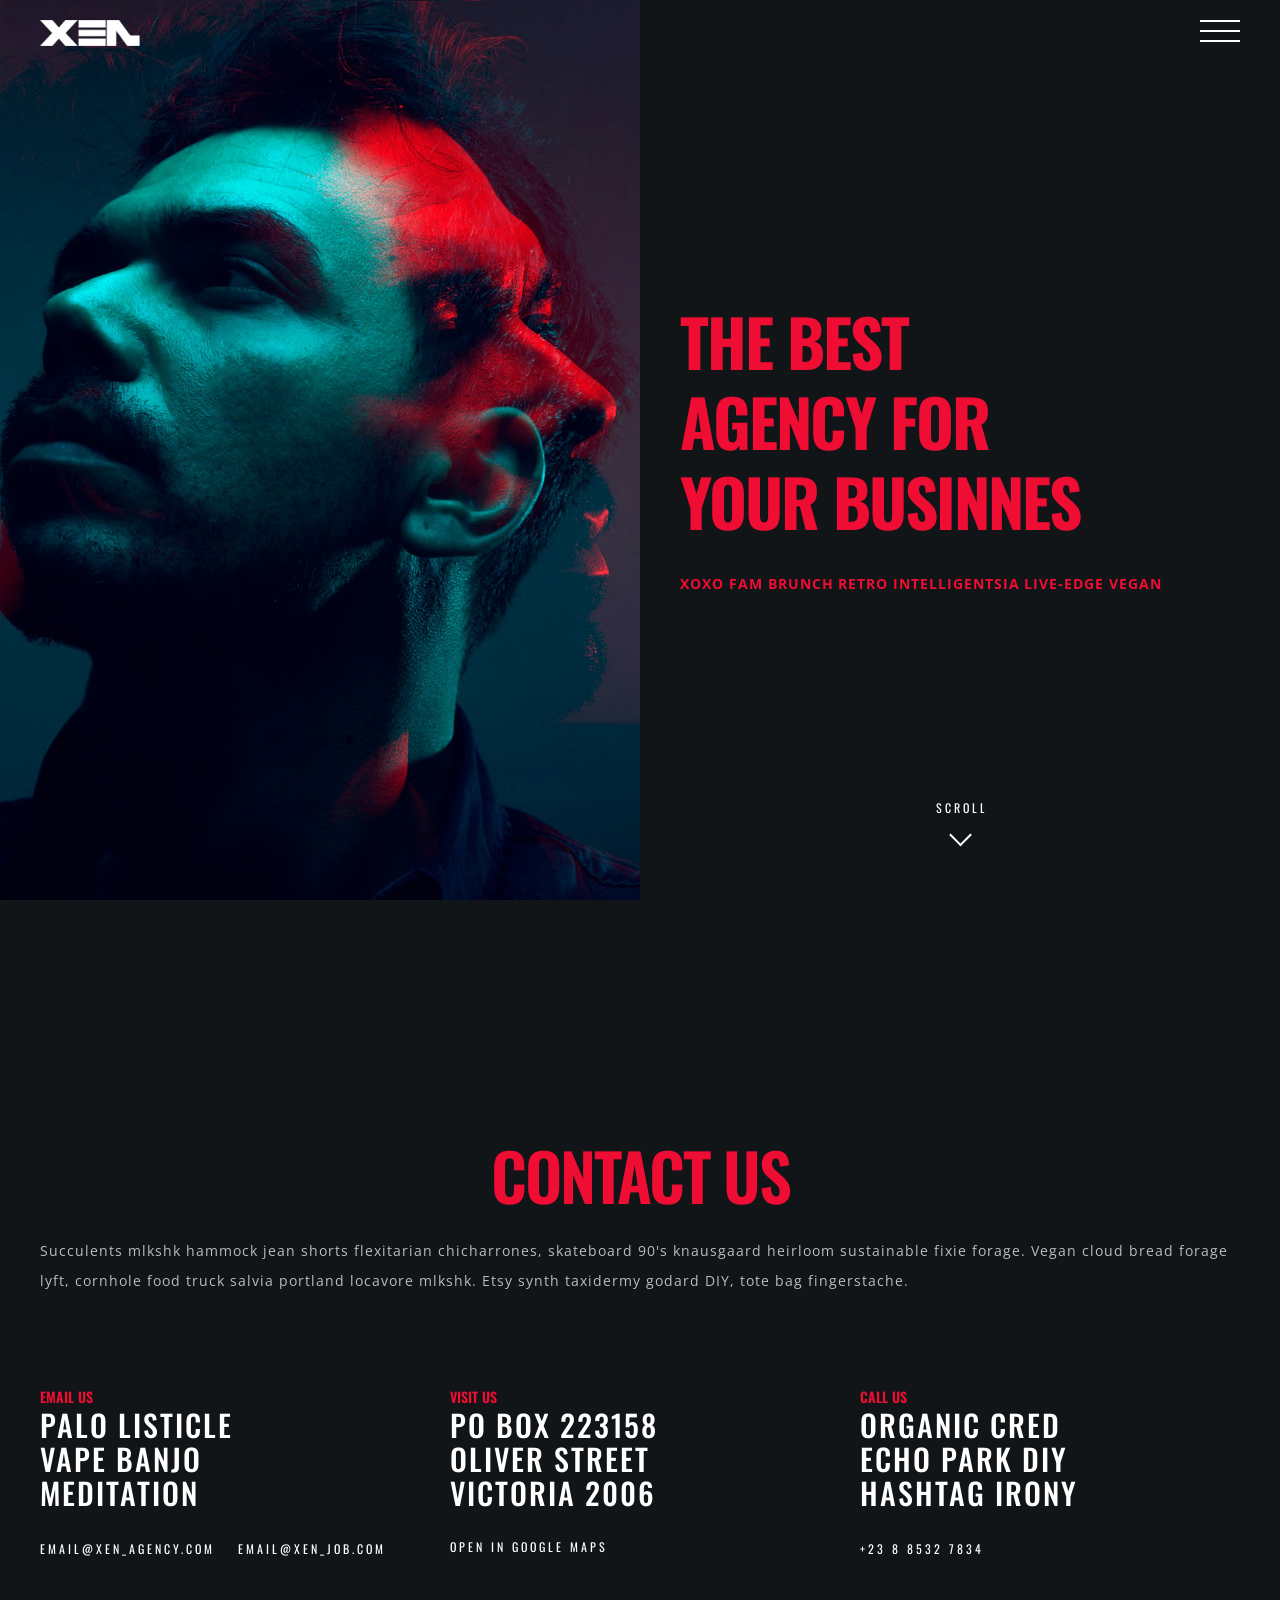
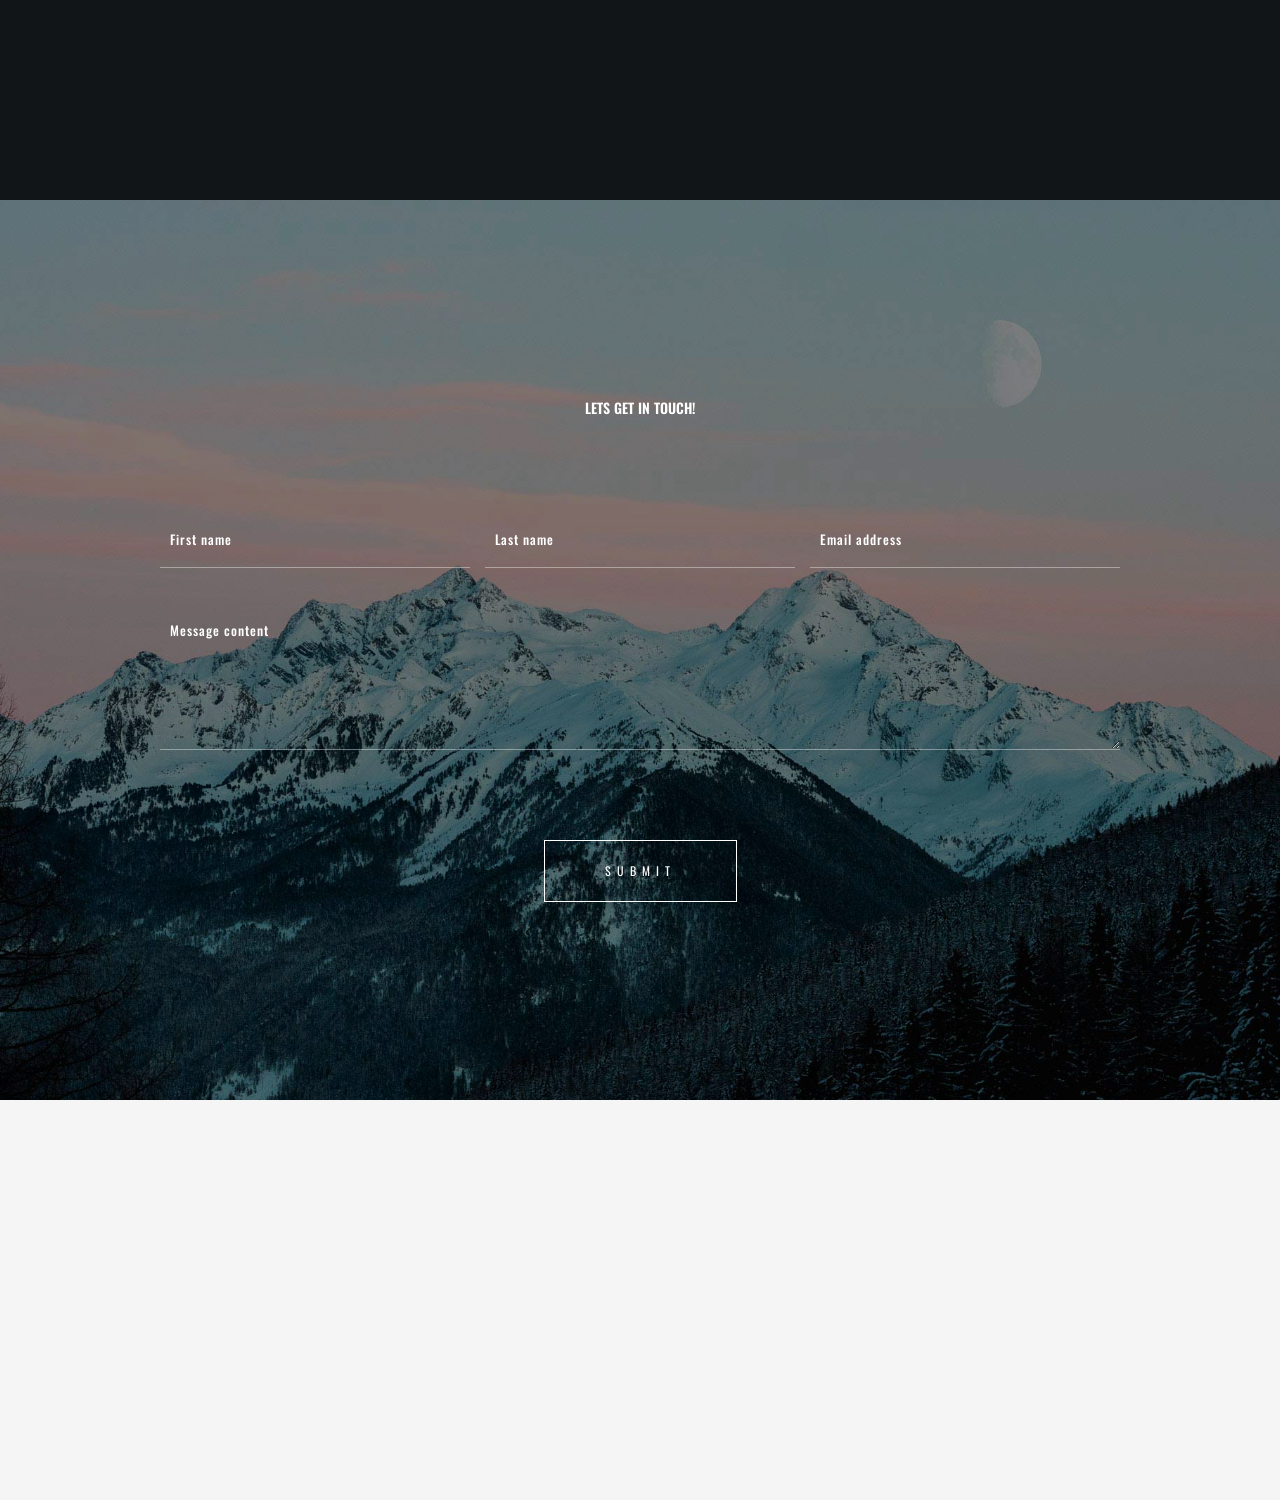
<file: contact.html>
<!DOCTYPE html>
<html lang="en">
    
<meta http-equiv="content-type" content="text/html;charset=utf-8" /><!-- /Added by HTTrack -->
<head>
        <meta charset="utf-8">
        <meta name="viewport" content="width=device-width, initial-scale=1">

        <title>XEN</title>

		<!-- fonts -->
		<link href="https://fonts.googleapis.com/css?family=Open+Sans:300,400,500,600,700%7COswald:300,400,500,600,700" rel="stylesheet" type="text/css">
		
		<!-- styles -->	
        <link href="assets/css/plugins.css" rel="stylesheet" type="text/css">
        <link href="assets/css/style.css" rel="stylesheet" type="text/css">
	</head>
	<body class="loader">
		<!-- loading start -->
		<div class="loading">
		    <img class="logo-loading" src="assets/images/logo/logo-loader.png" alt="logo">
	    </div><!-- loading end -->
	    
		<!-- pointer start -->
		<div class="pointer" id="pointer">
			<i class="fas fa-long-arrow-alt-right"></i>
			<i class="fas fa-search"></i>
			<i class="fas fa-link"></i>
		</div><!-- pointer end -->
		
		<!-- to-top-btn start -->
		<a class="to-top-btn pointer-small" href="#up">
			  <span class="to-top-arrow"></span>		    
		</a><!-- to-top-btn end -->
	    
	    <!-- header start -->
	    <header class="fixed-header">
		    <!-- header-flex-box start -->
			<div class="header-flex-box">
			    <!-- logo start -->
				<a href="index.html" class="logo pointer-large animsition-link">
					<div class="logo-img-box">
				        <img class="logo-white" src="assets/images/logo/logo-white.png" alt="logo">
				        <img class="logo-black" src="assets/images/logo/logo-black.png" alt="logo">
			        </div>
		        </a><!-- logo end -->
		        
				<!-- menu-open start -->	
				<div class="menu-open pointer-large">
					<span class="hamburger"></span>
				</div><!-- menu-open end -->
		    </div><!-- header-flex-box end -->
		</header><!-- header end -->
		
		<!-- nav-container start -->	
		<nav class="nav-container dark-bg-1">
			<!-- nav-logo start -->
			<div class="nav-logo">
				<img src="assets/images/logo/logo-white.png" alt="logo">
			</div><!-- nav-logo end -->
			
			<!-- menu-close -->
			<div class="menu-close pointer-large"></div>
			
			<!-- dropdown-close-box start -->
			<div class="dropdown-close-box">
				<div class="dropdown-close pointer-large">
					<span></span>
				</div>
			</div><!-- dropdown-close-box end -->
			
			<!-- nav-menu start -->
			<ul class="nav-menu dark-bg-1">
				<!-- nav-box start -->
				<li class="nav-box nav-bg-change active dropdown-open">
					<li class="nav-box nav-bg-change">
					<a href="index.html" class="animsition-link pointer-large nav-link">
						<span class="nav-btn" data-text="Home">Home</span>
					
					<!-- dropdown start -->
					<!-- dropdown end -->
					
					<div class="nav-bg" style="background-image: url(assets/images/backgrounds/pexels-photo-1806031.jpeg);"></div>
				</li><!-- nav-box end -->

				<!-- nav-box start -->
				<li class="nav-box nav-bg-change">
					<a href="about.html" class="animsition-link pointer-large nav-link">
						<span class="nav-btn" data-text="About">About</span>
					</a>
					<div class="nav-bg" style="background-image: url(assets/images/backgrounds/adolescent-adult-diversity-1034361.jpg);"></div>
				</li>
				<!-- nav-box end -->

				<!-- nav-box start -->
				<li class="nav-box nav-bg-change">
					<a href="services.html" class="animsition-link pointer-large nav-link">
						<span class="nav-btn" data-text="Services">Service</span>
					</a>
					<div class="nav-bg" style="background-image: url(assets/images/backgrounds/bald-casual-facial-hair-1708528.jpg);"></div>
				</li>
				<!-- nav-box end -->

				<!-- nav-box start -->
				<li class="nav-box nav-bg-change">
					<a href="portfolio.html" class="animsition-link pointer-large nav-link">
						<span class="nav-btn" data-text="Portfolio">Portfolio</span>
					</a>
					
					
					
					<div class="nav-bg" style="background-image: url(assets/images/backgrounds/art-artistic-artsy-1988681.jpg);"></div>
				</li><!-- nav-box end -->
				<!-- nav-box start -->
				<li class="nav-box nav-bg-change">
					<a href="blog.html" class="animsition-link pointer-large nav-link">
						<span class="nav-btn" data-text="blog">blog</span>
					</a>
					
					<!-- dropdown start -->
					<!-- dropdown end -->
					
					<div class="nav-bg" style="background-image: url(assets/images/backgrounds/beautiful-black-close-up-1689731.jpg);"></div>
				</li><!-- nav-box end -->
				<!-- nav-box start -->
				<li class="nav-box nav-bg-change">
					<a href="contact.html" class="animsition-link pointer-large nav-link">
						<span class="nav-btn" data-text="Contact">Contact</span>
					</a>
					<div class="nav-bg" style="background-image: url(assets/images/backgrounds/double-exposure-2390185_1920.jpg);"></div>
				</li><!-- nav-box end -->
				
					
					<div class="nav-bg" style="background-image: url(assets/images/backgrounds/beautiful-black-close-up-1689731.jpg);"></div>
				</li><!-- nav-box end -->
				
			</ul><!-- nav-menu end -->
		</nav><!-- nav-container end -->
	    
		<!-- animsition-overlay start -->
		<main class="animsition-overlay" data-animsition-overlay="true">
			<!-- page-head start -->
			<section id="up" class="page-head flex-min-height-box dark-bg-1">
				<!-- page-head-bg -->
				<div class="page-head-bg overlay-loading2" style="background-image: url(assets/images/backgrounds/double-exposure-2390185_1920.jpg);"></div>

				<!-- flex-min-height-inner start -->
	  			<div class="flex-min-height-inner">
		  			<!-- flex-container start -->
		  			<div class="container top-bottom-padding-120 flex-container response-999">
			  			<!-- column start -->
			  			<div class="six-columns six-offset">
				  			<div class="content-left-margin-40">
				  				<h2 class="large-title-bold">
									<span class="load-title-fill tr-delay03" data-text="The Best">The Best</span><br>
									<span class="load-title-fill tr-delay04" data-text="Agency For">Agency For</span><br>
									<span class="load-title-fill tr-delay05" data-text="Your Businnes">Your Businnes</span>
								</h2>
								<p class="p-style-bold-up text-height-20 d-flex-wrap">
									<span class="load-title-fill tr-delay08" data-text="XOXO fam brunch">XOXO fam brunch</span>
									<span class="load-title-fill tr-delay09" data-text="retro intelligentsia">retro intelligentsia</span>
									<span class="load-title-fill tr-delay10" data-text="live-edge vegan">live-edge vegan</span>
								</p>
				  			</div>
			  			</div><!-- column end -->
		  			</div><!-- flex-container end -->
	  			</div><!-- flex-min-height-inner end -->
	  			
	  			<!-- scroll-btn start -->
				<a href="#down" class="scroll-btn pointer-large">
					<div class="scroll-arrow-box">
						<span class="scroll-arrow"></span>
					</div>
					<div class="scroll-btn-flip-box">
						<span class="scroll-btn-flip" data-text="Scroll">Scroll</span>
					</div>
				 </a><!-- scroll-btn end -->
			</section><!-- page-head end -->
			
			<!-- flex-min-height-box start -->
			<section id="down" class="dark-bg-1 flex-min-height-box">
				<!-- flex-min-height-inner start -->
				<div class="flex-min-height-inner">
					<!-- container start -->
					<div class="container top-padding-120 bottom-padding-60">
						<div data-animation-container>
							<h2 class="large-title text-center">
								<span data-animation-child class="title-fill" data-animation="title-fill-anim" data-text="Contact us">Contact us</span>
							</h2>
							<p data-animation-child class="p-style-small text-color-5 fade-anim-box tr-delay03" data-animation="fade-anim">Succulents mlkshk hammock jean shorts flexitarian chicharrones, skateboard 90's knausgaard heirloom sustainable fixie forage. Vegan cloud bread forage lyft, cornhole food truck salvia portland locavore mlkshk. Etsy synth taxidermy godard DIY, tote bag fingerstache.</p>
						</div>
						
						<!-- flex-container start -->
						<div class="flex-container top-padding-90 contact-box">
							<!-- column start -->
							<div class="four-columns bottom-padding-60">
								<div data-animation-container class="content-right-margin-20">
									<p data-animation-child class="small-title-oswald red-color overlay-anim-box2" data-animation="overlay-anim2">Email us</p>
									<p class="title-style text-color-4">
										<span data-animation-child class="overlay-anim-box2 overlay-light-bg-1 tr-delay01" data-animation="overlay-anim2">palo listicle</span><br>
										<span data-animation-child class="overlay-anim-box2 overlay-light-bg-1 tr-delay02" data-animation="overlay-anim2">vape banjo</span><br>
										<span data-animation-child class="overlay-anim-box2 overlay-light-bg-1 tr-delay03" data-animation="overlay-anim2">meditation</span>
									</p>
									<h6 data-animation-child class="flip-btn-box fade-anim-box tr-delay04" data-animation="fade-anim">
										<a href="#" class="flip-btn pointer-large" data-text="email@xen_agency.com">email@xen_agency.com</a>
									</h6>
									<h6 data-animation-child class="flip-btn-box fade-anim-box tr-delay04" data-animation="fade-anim">
										<a href="#" class="flip-btn pointer-large" data-text="email@xen_job.com">email@xen_job.com</a>
									</h6>
								</div>
							</div><!-- column end -->
							<!-- column start -->
							<div class="four-columns bottom-padding-60">
								<div data-animation-container class="content-left-right-margin-10">
									<p data-animation-child class="small-title-oswald red-color overlay-anim-box2" data-animation="overlay-anim2">Visit us</p>
									<h6 class="title-style text-color-4">
										<span data-animation-child class="overlay-anim-box2 overlay-light-bg-1 tr-delay01" data-animation="overlay-anim2">PO Box 223158</span><br>
										<span data-animation-child class="overlay-anim-box2 overlay-light-bg-1 tr-delay02" data-animation="overlay-anim2">Oliver Street</span><br>
										<span data-animation-child class="overlay-anim-box2 overlay-light-bg-1 tr-delay03" data-animation="overlay-anim2">Victoria 2006</span>
									</h6>
									<div data-animation-child class="flip-btn-box fade-anim-box tr-delay04" data-animation="fade-anim">
										<a href="#" class="flip-btn pointer-large" data-text="open in google maps">open in google maps</a>
									</div>
								</div>
							</div><!-- column end -->
							<!-- column start -->
							<div class="four-columns bottom-padding-60">
								<div data-animation-container class="content-left-margin-20">
									<p data-animation-child class="small-title-oswald red-color overlay-anim-box2" data-animation="overlay-anim2">Call us</p>
									<p class="title-style text-color-4">
										<span data-animation-child class="overlay-anim-box2 overlay-light-bg-1 tr-delay01" data-animation="overlay-anim2">organic cred</span><br>
										<span data-animation-child class="overlay-anim-box2 overlay-light-bg-1 tr-delay02" data-animation="overlay-anim2">Echo park DIY</span><br>
										<span data-animation-child class="overlay-anim-box2 overlay-light-bg-1 tr-delay03" data-animation="overlay-anim2">hashtag irony</span>
									</p>
									<h6 data-animation-child class="flip-btn-box fade-anim-box tr-delay04" data-animation="fade-anim">
										<a href="#" class="flip-btn pointer-large" data-text="+23 8 8532 7834">+23 8 8532 7834</a>
									</h6>
								</div>
							</div><!-- column end -->
						</div><!-- flex-container end -->
					</div><!-- container end -->
				</div><!-- flex-min-height-inner end -->
			</section><!-- flex-min-height-box end -->

			<!-- contact-form-box start -->
			<section class="contact-form-box flex-min-height-box" style="background-image:url(assets/images/backgrounds/pexels-photo-1287145.jpeg)">
				<div class="bg-overlay"></div>
				<!-- flex-min-height-inner start -->
				<div class="flex-min-height-inner">
					<!-- contact-form-container start -->
					<div class="contact-form-container">
						<!-- container start -->
						<div class="container small top-bottom-padding-120 form-box">
							<h4 class="small-title-oswald text-color-4 text-center">Lets Get In Touch!</h4>
							<!-- flex-container start -->
							<form class="flex-container top-padding-90" method="post" name="formobrsv" id="send_form">
								<!-- column start -->
								<div class="four-columns">
									<div class="content-right-margin-10 input-box">
			                       		<input type="text" name="first_name" id="first_name" required class="form-input pointer-small">
			                       		<label for="first_name" class="form-label">First name</label>
								   	</div>
								</div><!-- column end -->
								<!-- column start -->
								<div class="four-columns">
									<div class="content-left-right-margin-5 input-box">
			                       		<input type="text" name="last_name" id="last_name" required class="form-input pointer-small">
			                       		<label for="last_name" class="form-label">Last name</label>
									</div>
								</div><!-- column end -->
								<!-- column start -->
		                        <div class="four-columns">
			                        <div class="content-left-margin-10 input-box">
			                       		<input type="email" name="email" id="email" required class="form-input pointer-small">
			                       		<label for="email" class="form-label email-label">Email address</label>
				                    </div>
			                    </div><!-- column end -->
			                    <!-- column start -->
								<div class="twelve-columns input-box message-input">
		                       		<textarea name="message" id="message" required class="form-input pointer-small"></textarea>
		                       		<label for="message" class="form-label">Message content</label>
								</div><!-- column end -->
								<!-- column start -->
		                        <div class="twelve-columns text-center top-padding-90">
									<button id="send" class="border-btn-box pointer-large">
										<span class="border-btn-inner">
									      	<span class="border-btn" data-text="submit">submit</span>
									      	<span class="btn-wait">Wait...</span>
									    </span>
									</button>
								</div><!-- column end -->
							</form><!-- flex-container end -->
						</div><!-- container end -->

						<!-- alert start -->
						<div class="js-popup-fade" id="m_sent">
							<div class="js-popup text-center">
								<div class="popup-icon">
									<i class="fas fa-check"></i>
								</div>
								<div class="popup-alert title-style text-color-4">
									Thank you!<br>
									Your submission<br>
									has been received!
								</div>
								<div class="flip-btn-box js-popup-close">
									<div class="flip-btn pointer-large" data-text="Close">Close</div>
								</div>
							</div>
						</div><!-- alert end -->

						<!-- alert start -->
						<div class="js-popup-fade" id="m_err">
							<div class="js-popup text-center">
								<div class="popup-icon">
									<i class="fas fa-times"></i>
								</div>
								<div class="popup-alert title-style text-color-4">Error</div>
								<div class="flip-btn-box js-popup-close">
									<div class="flip-btn pointer-large" data-text="Close">Close</div>
								</div>
							</div>
						</div><!-- alert end -->
					</div><!-- contact-form-container end -->
				</div><!-- flex-min-height-inner end -->
			</section><!-- contact-form-box end -->
		</main><!-- animsition-overlay end -->
		
		<!-- footer start -->
		<footer class="footer dark-bg-1">
			<!-- flex-container start -->
			<div class="flex-container container top-bottom-padding-90">
				<!-- column start -->
				<div class="two-columns bottom-padding-60">
					<div class="content-right-margin-10 footer-center-mobile">
						<img class="footer-logo" src="assets/images/logo/logo-white.png" alt="logo">
					</div>
				</div><!-- column end -->
				<!-- column start -->
				<div class="three-columns bottom-padding-60">
					<div class="content-left-right-margin-10">
						<ul class="footer-menu text-color-4">
							<li><a class="pointer-large animsition-link small-title-oswald hover-color" href="index.html">Home</a></li>
							<li><a class="pointer-large animsition-link small-title-oswald hover-color" href="about.html">About</a></li>
							<li><a class="pointer-large animsition-link small-title-oswald hover-color" href="services.html">Services</a></li>
							<li><a class="pointer-large animsition-link small-title-oswald hover-color" href="portfolio.html">Portfolio</a></li>
							<li><a class="pointer-large animsition-link small-title-oswald hover-color" href="blog.html">Blog</a></li>
							<li><a class="pointer-large animsition-link small-title-oswald hover-color active" href="contact.html">Contact</a></li>
						</ul>
					</div>
				</div><!-- column end -->
				<!-- column start -->
				<div class="four-columns bottom-padding-60">
					<div class="content-left-right-margin-10 footer-center-mobile">
						<ul class="footer-information text-color-4">
							<li><i class="far fa-envelope"></i><a href="#" class="xsmall-title-oswald">email@xen_agency.com</a></li>
							<li><i class="fas fa-mobile-alt"></i><a href="#" class="xsmall-title-oswald">+23 8 8532 7834</a></li>
							<li><i class="fas fa-map-marker-alt"></i><a href="#" class="xsmall-title-oswald text-height-17">PO Box 223158 Oliver Street<br><span>East Victoria 2006 UK</span></a></li>
						</ul>
					</div>
				</div><!-- column end -->
				<!-- column start -->
				<div class="three-columns bottom-padding-60">
					<div class="content-left-margin-10">
						<ul class="footer-social">
							<li>
								<div class="flip-btn-box">
									<a href="#" class="flip-btn pointer-small" data-text="Instagram">Instagram</a>
								</div>
							</li>
							<li>
								<div class="flip-btn-box">
									<a href="#" class="flip-btn pointer-small" data-text="Facebook">Facebook</a>
								</div>
							</li>
							<li>
								<div class="flip-btn-box">
									<a href="#" class="flip-btn pointer-small" data-text="Spotify">Spotify</a>
								</div>
							</li>
							<li>
								<div class="flip-btn-box">
									<a href="#" class="flip-btn pointer-small" data-text="Vimeo">Vimeo</a>
								</div>
							</li>
							<li>
								<div class="flip-btn-box">
									<a href="#" class="flip-btn pointer-small" data-text="Behance">Behance</a>
								</div>
							</li>
						</ul>
					</div>
				</div><!-- column end -->
				<!-- column start -->
				<div class="twelve-columns">
					<p class="p-letter-style text-color-4 footer-copyright">&copy; Copyright 2026 XEN. Theme by <a href="#">Parvez</a></p>
				</div><!-- column end -->
			</div><!-- flex-container end -->
		</footer><!-- footer end -->
		
		<!-- scripts --> 
        <script src="assets/js/plugins.js"></script> 
        <script src="assets/js/main.js"></script>
	</body>


</html>
</file>
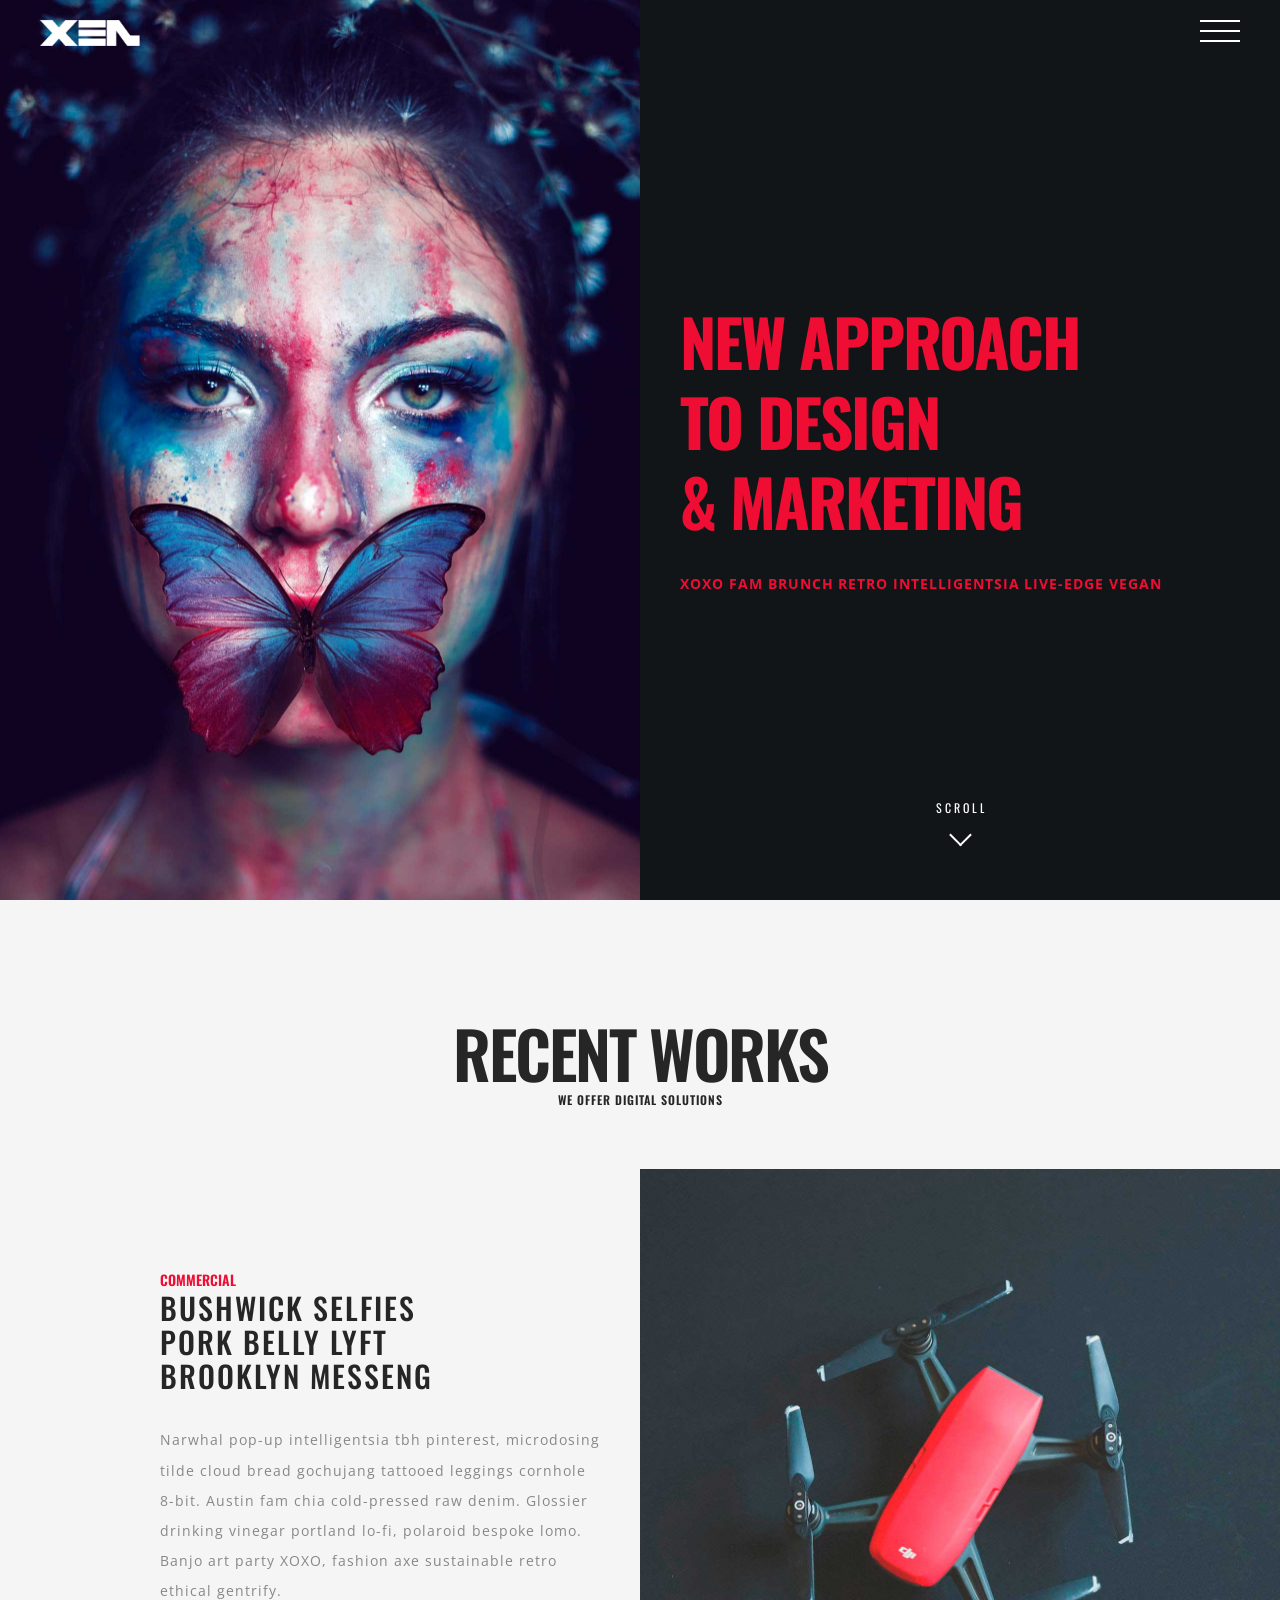
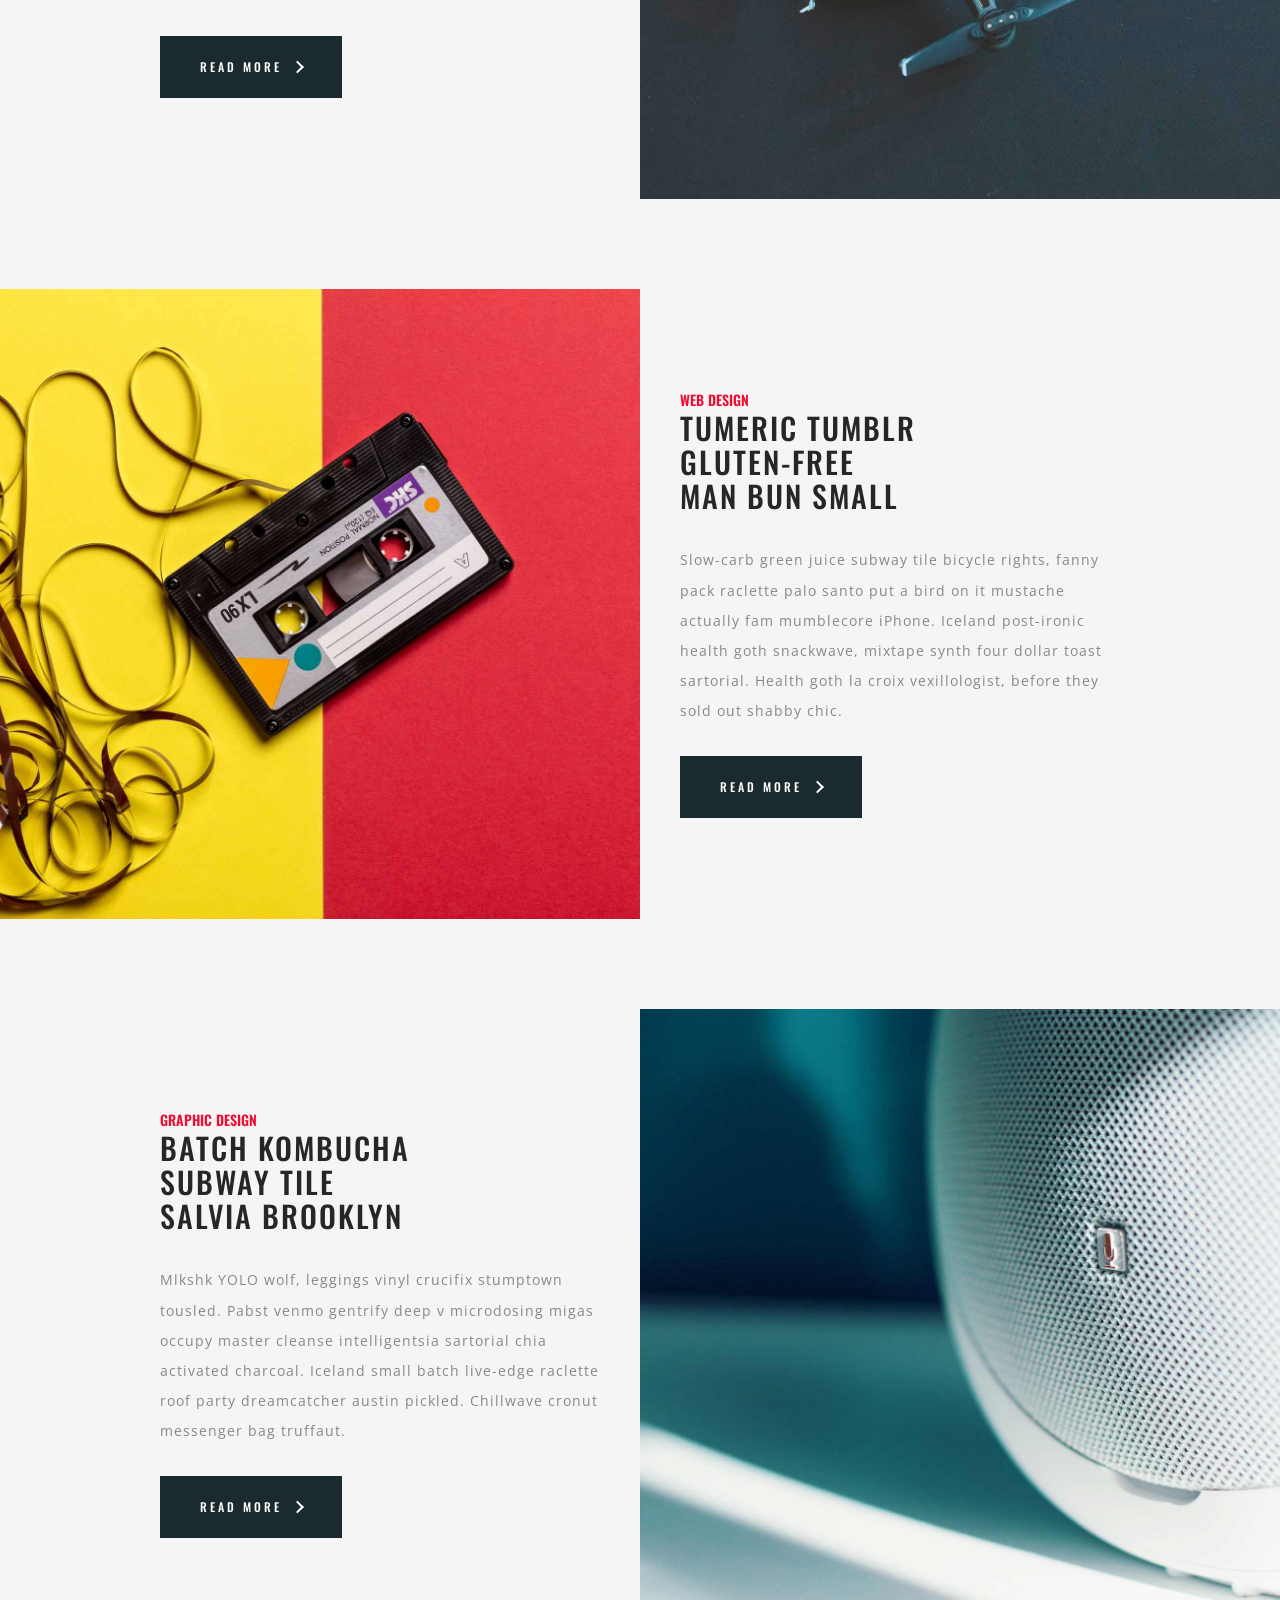
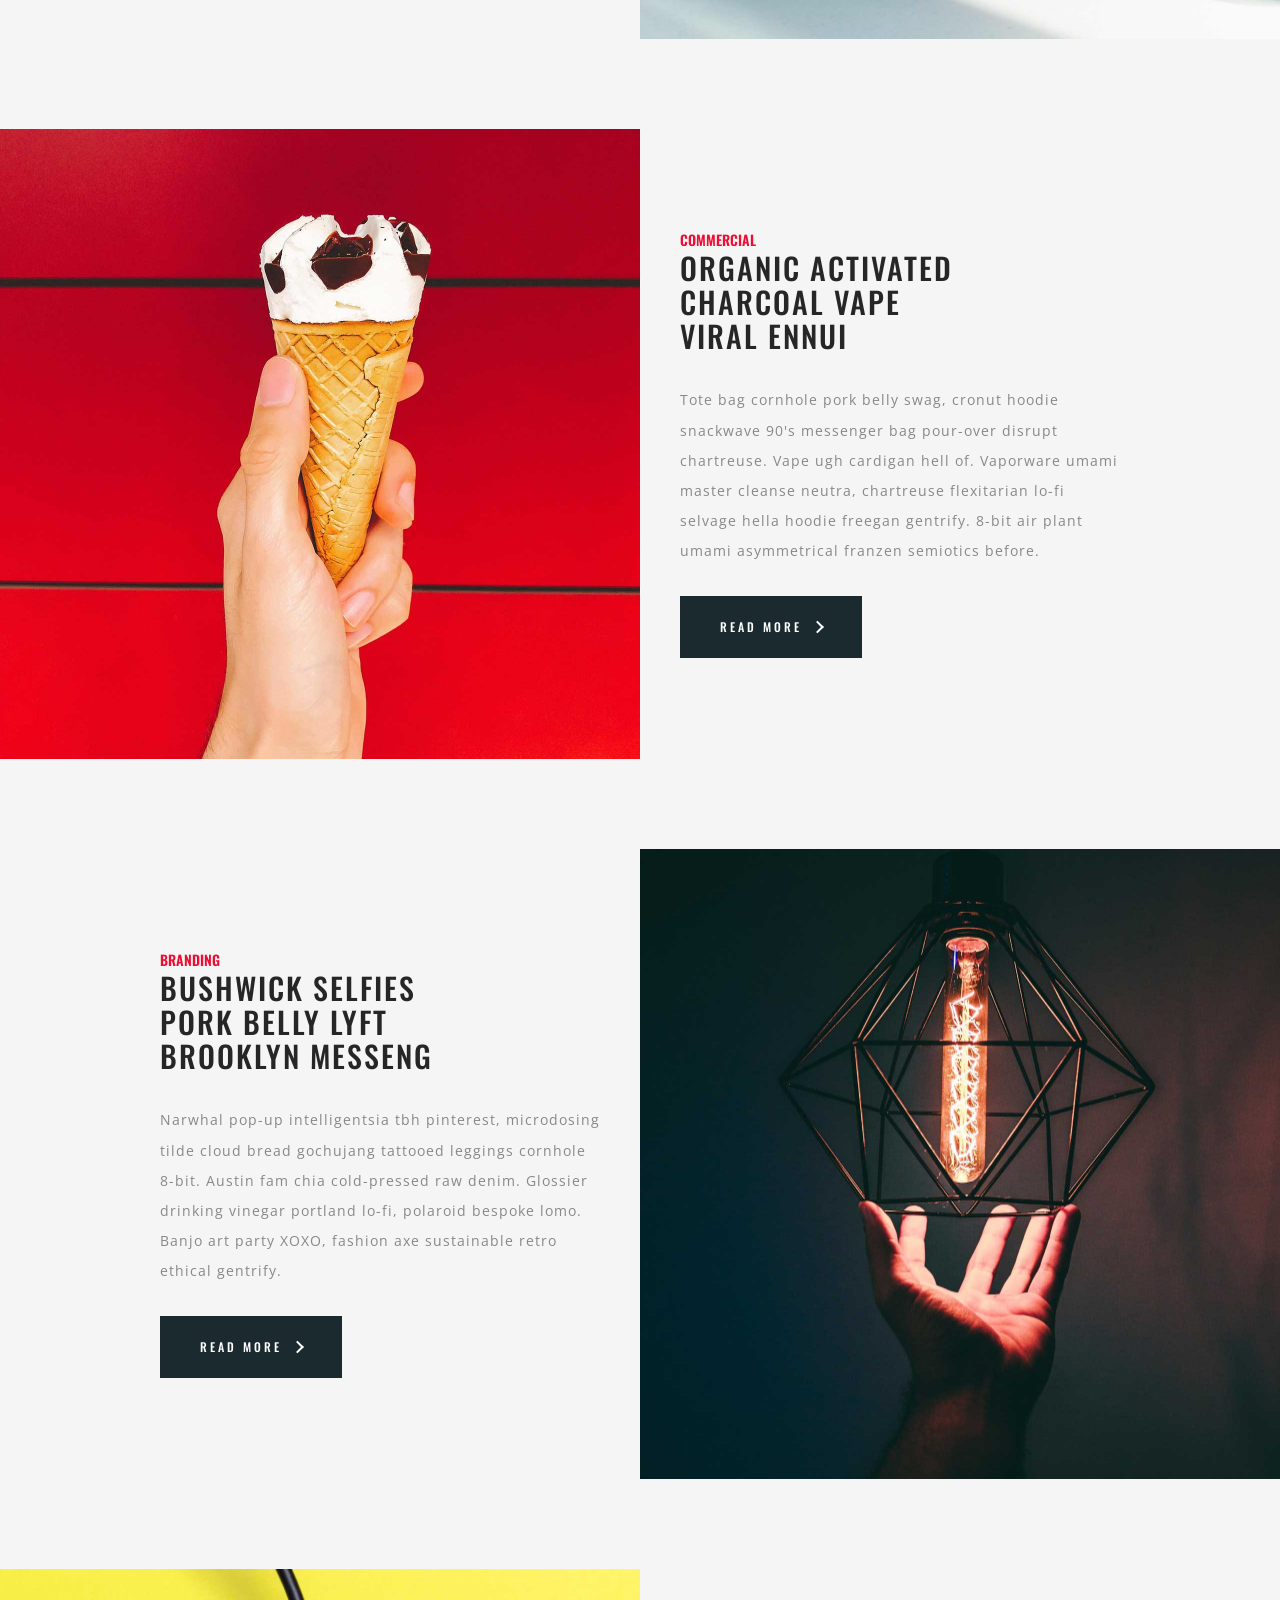
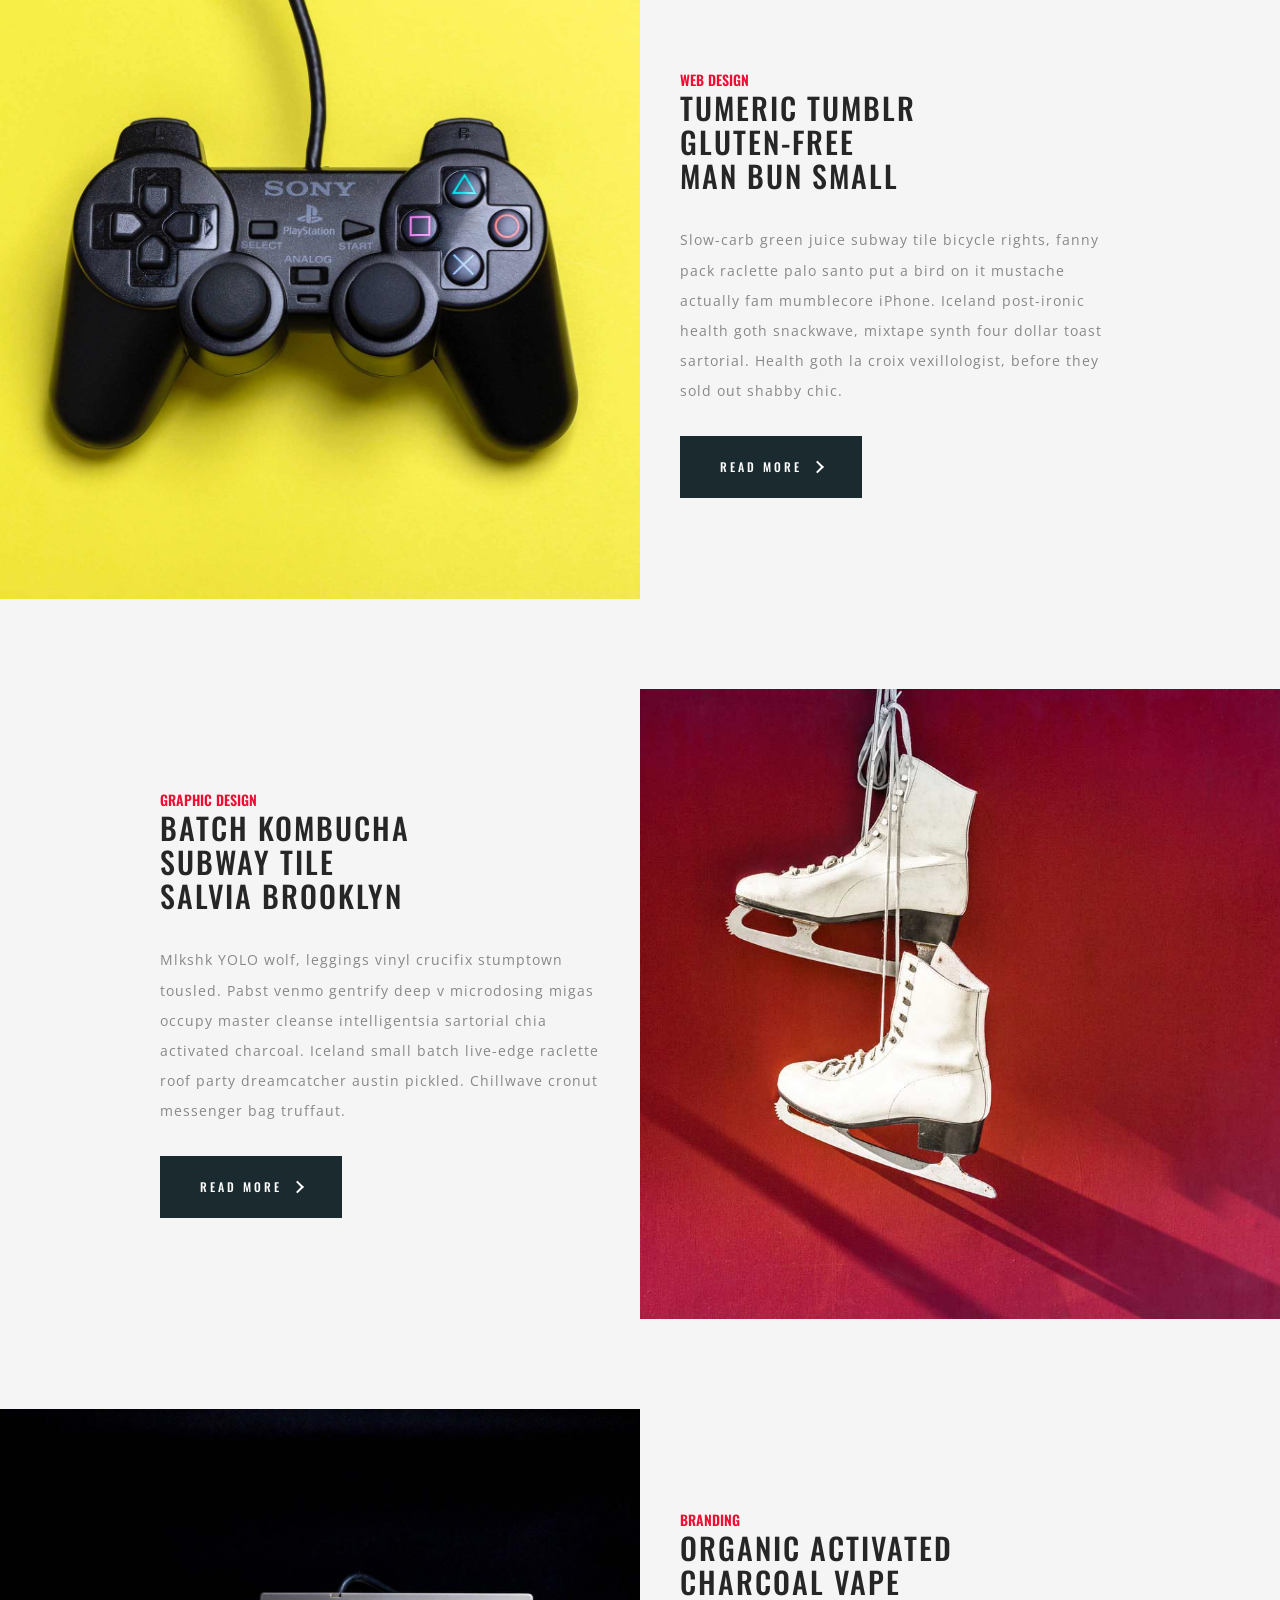
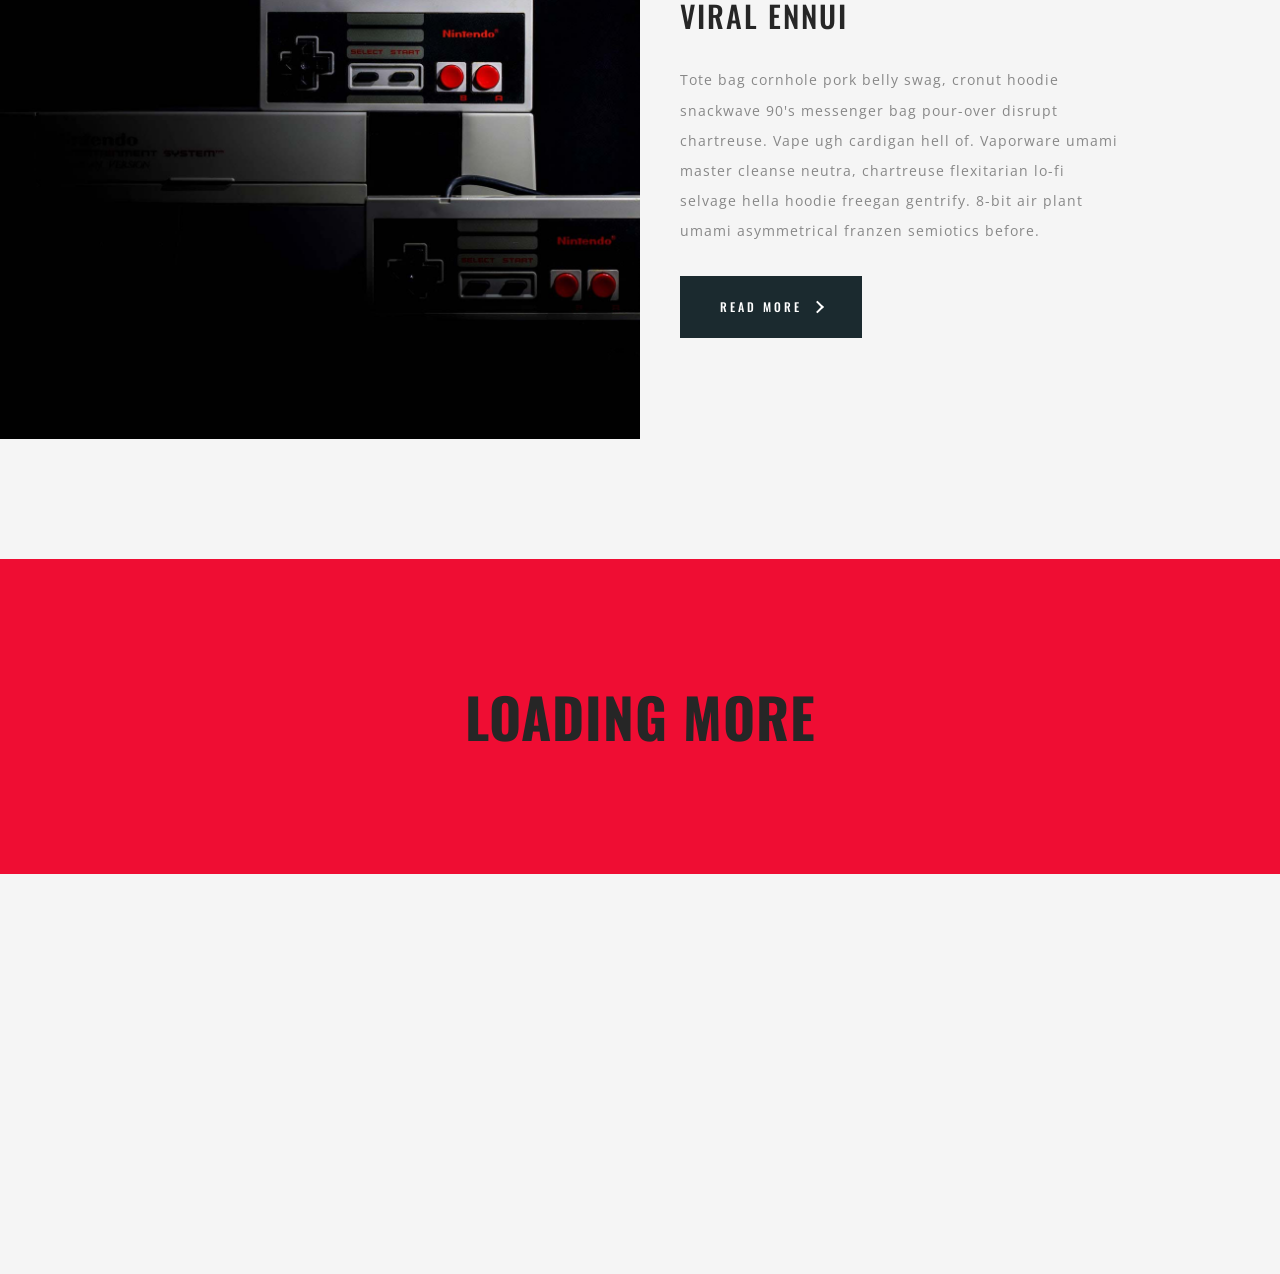
<file: portfolio.html>
<!DOCTYPE html>
<html lang="en">
    
<!-- Mirrored from http://www.atameken.kg/envato-templates/xen/portfolio.html by HTTrack Website Copier/3.x [XR&CO], Mon, 19 Oct 2026 12:55:12 GMT -->
<!-- Added by HTTrack --><meta http-equiv="content-type" content="text/html;charset=utf-8" /><!-- /Added by HTTrack -->
<head>
        <meta charset="utf-8">
        <meta name="viewport" content="width=device-width, initial-scale=1">

        <title>XEN</title>

		<!-- fonts -->
		<link href="https://fonts.googleapis.com/css?family=Open+Sans:300,400,500,600,700%7COswald:300,400,500,600,700" rel="stylesheet" type="text/css">
		
		<!-- styles -->	
        <link href="assets/css/plugins.css" rel="stylesheet" type="text/css">
        <link href="assets/css/style.css" rel="stylesheet" type="text/css">
	</head>
	<body class="loader">
		<!-- loading start -->
		<div class="loading">
		    <img class="logo-loading" src="assets/images/logo/logo-loader.png" alt="logo">
	    </div><!-- loading end -->
	    
		<!-- pointer start -->
		<div class="pointer" id="pointer">
			<i class="fas fa-long-arrow-alt-right"></i>
			<i class="fas fa-search"></i>
			<i class="fas fa-link"></i>
		</div><!-- pointer end -->
		
		<!-- to-top-btn start -->
		<a class="to-top-btn pointer-small" href="#up">
			  <span class="to-top-arrow"></span>		    
		</a><!-- to-top-btn end -->
	    
	    <!-- header start -->
	    <header class="fixed-header">
		    <!-- header-flex-box start -->
			<div class="header-flex-box">
			    <!-- logo start -->
				<a href="index.html" class="logo pointer-large animsition-link">
					<div class="logo-img-box">
				        <img class="logo-white" src="assets/images/logo/logo-white.png" alt="logo">
				        <img class="logo-black" src="assets/images/logo/logo-black.png" alt="logo">
			        </div>
		        </a><!-- logo end -->
		        
				<!-- menu-open start -->	
				<div class="menu-open pointer-large">
					<span class="hamburger"></span>
				</div><!-- menu-open end -->
		    </div><!-- header-flex-box end -->
		</header><!-- header end -->
		
		<!-- nav-container start -->	
		<nav class="nav-container dark-bg-1">
			<!-- nav-logo start -->
			<div class="nav-logo">
				<img src="assets/images/logo/logo-white.png" alt="logo">
			</div><!-- nav-logo end -->
			
			<!-- menu-close -->
			<div class="menu-close pointer-large"></div>
			
			<!-- dropdown-close-box start -->
			<div class="dropdown-close-box">
				<div class="dropdown-close pointer-large">
					<span></span>
				</div>
			</div><!-- dropdown-close-box end -->
			
			<!-- nav-menu start -->
			<ul class="nav-menu dark-bg-1">
				<!-- nav-box start -->
				<<li class="nav-box nav-bg-change active dropdown-open">
					<li class="nav-box nav-bg-change">
					<a href="index.html" class="animsition-link pointer-large nav-link">
						<span class="nav-btn" data-text="Home">Home</span>
					
					<!-- dropdown start -->
					<!-- dropdown end -->
					
					<div class="nav-bg" style="background-image: url(assets/images/backgrounds/pexels-photo-1806031.jpeg);"></div>
				</li><!-- nav-box end -->

				<!-- nav-box start -->
				<li class="nav-box nav-bg-change">
					<a href="about.html" class="animsition-link pointer-large nav-link">
						<span class="nav-btn" data-text="About">About</span>
					</a>
					<div class="nav-bg" style="background-image: url(assets/images/backgrounds/adolescent-adult-diversity-1034361.jpg);"></div>
				</li>
				<!-- nav-box end -->

				<!-- nav-box start -->
				<li class="nav-box nav-bg-change">
					<a href="services.html" class="animsition-link pointer-large nav-link">
						<span class="nav-btn" data-text="Services">Service</span>
					</a>
					<div class="nav-bg" style="background-image: url(assets/images/backgrounds/bald-casual-facial-hair-1708528.jpg);"></div>
				</li>
				<!-- nav-box end -->

				<!-- nav-box start -->
				<li class="nav-box nav-bg-change">
					<a href="portfolio.html" class="animsition-link pointer-large nav-link">
						<span class="nav-btn" data-text="Portfolio">Portfolio</span>
					</a>
					
					<!-- dropdown start -->
					<ul class="dropdown">
						<li class="nav-box">
							<a href="portfolio.html" class="animsition-link pointer-large">
								<span class="nav-btn" data-text="Standard">Standard</span>
							</a>
						</li>				
					</ul>
					<!-- dropdown end -->
					
					<div class="nav-bg" style="background-image: url(assets/images/backgrounds/art-artistic-artsy-1988681.jpg);"></div>
				</li><!-- nav-box end -->
				<!-- nav-box start -->
				<li class="nav-box nav-bg-change">
					<a href="blog.html" class="animsition-link pointer-large nav-link">
						<span class="nav-btn" data-text="blog">blog</span>
					</a>
					
					<!-- dropdown start -->
					<!-- dropdown end -->
					
					<div class="nav-bg" style="background-image: url(assets/images/backgrounds/beautiful-black-close-up-1689731.jpg);"></div>
				</li><!-- nav-box end -->
				<!-- nav-box start -->
				<li class="nav-box nav-bg-change">
					<a href="contact.html" class="animsition-link pointer-large nav-link">
						<span class="nav-btn" data-text="Contact">Contact</span>
					</a>
					<div class="nav-bg" style="background-image: url(assets/images/backgrounds/double-exposure-2390185_1920.jpg);"></div>
				</li><!-- nav-box end -->
				
			</ul>
				<!-- nav-menu end -->
		</nav>
				<!-- nav-container end -->
	    
			<!-- animsition-overlay start -->

		<main class="animsition-overlay" data-animsition-overlay="true">
			<!-- page-head start -->
			<section id="up" class="page-head flex-min-height-box dark-bg-1">

				<!-- page-head-bg -->

				<div class="page-head-bg overlay-loading2" style="background-image: url(assets/images/backgrounds/art-artistic-artsy-1988681.jpg);"></div>
				
				<!-- flex-min-height-inner start -->
	  			<div class="flex-min-height-inner">
		  			<!-- flex-container start -->
		  			<div class="container top-bottom-padding-120 flex-container response-999">
			  			<!-- column start -->
			  			<div class="six-columns six-offset">
				  			<div class="content-left-margin-40">
				  				<h2 class="large-title-bold">
									<span class="load-title-fill tr-delay03" data-text="new approach">new approach</span><br>
									<span class="load-title-fill tr-delay04" data-text="to design">to design</span><br>
									<span class="load-title-fill tr-delay05" data-text="& marketing">& marketing</span>
								</h2>
								<p class="p-style-bold-up text-height-20 d-flex-wrap">
									<span class="load-title-fill tr-delay08" data-text="XOXO fam brunch">XOXO fam brunch</span>
									<span class="load-title-fill tr-delay09" data-text="retro intelligentsia">retro intelligentsia</span>
									<span class="load-title-fill tr-delay10" data-text="live-edge vegan">live-edge vegan</span>
								</p>
				  			</div>
			  			</div>

			  			<!-- column end -->
		  			</div>
		  				<!-- flex-container end -->
	  			</div>
	  				<!-- flex-min-height-inner end -->
	  			
	  				<!-- scroll-btn start -->

				<a href="#down" class="scroll-btn pointer-large">
					<div class="scroll-arrow-box">
						<span class="scroll-arrow"></span>
					</div>
					<div class="scroll-btn-flip-box">
						<span class="scroll-btn-flip" data-text="Scroll">Scroll</span>
					</div>
				 </a>
				 		<!-- scroll-btn end -->
			</section>
						<!-- page-head end -->
			
						<!-- light-bg-1 start -->

			<div id="down" class="light-bg-1 bottom-padding-30 top-padding-120" data-midnight="black">
				<!-- container start -->
				<div data-animation-container class="container small bottom-padding-60 text-center">
					<h2 data-animation-child class="large-title text-height-10 text-color-1 overlay-anim-box2" data-animation="overlay-anim2">Recent Works</h2><br>
					<p data-animation-child class="fade-anim-box tr-delay02 text-color-1 xsmall-title-oswald top-margin-5" data-animation="fade-anim">We Offer Digital Solutions</p>
				</div><!-- container end -->
				
				<!-- bottom-padding-90 start -->
				<section class="bottom-padding-90">
					<!-- portfolio-content start -->
					<div class="portfolio-content flex-min-height-box">
						<!-- portfolio-content-inner start -->
						<div class="portfolio-content-inner flex-min-height-inner">
							<!-- flex-container start -->
							<div class="flex-container container small">
								<!-- column start -->
								<div data-animation-container class="six-columns">
									<div class="content-right-margin-40">
										<span class="small-title-oswald red-color overlay-anim-box2" data-animation="overlay-anim2">Commercial</span>
										<h3 class="title-style text-color-1">
											<span data-animation-child class="overlay-anim-box2 overlay-dark-bg-2 tr-delay01" data-animation="overlay-anim2">Bushwick selfies</span><br>
											<span data-animation-child class="overlay-anim-box2 overlay-dark-bg-2 tr-delay02" data-animation="overlay-anim2">pork belly lyft</span><br>
											<span data-animation-child class="overlay-anim-box2 overlay-dark-bg-2 tr-delay03" data-animation="overlay-anim2">brooklyn messeng</span>
										</h3>
										<p data-animation-child class="p-style-small text-color-2 fade-anim-box tr-delay04" data-animation="fade-anim">Narwhal pop-up intelligentsia tbh pinterest, microdosing tilde cloud bread gochujang tattooed leggings cornhole 8-bit. Austin fam chia cold-pressed raw denim. Glossier drinking vinegar portland lo-fi, polaroid bespoke lomo. Banjo art party XOXO, fashion axe sustainable retro ethical gentrify.</p>
										
										<div data-animation-child class="arrow-btn-box top-margin-30 fade-anim-box tr-delay05" data-animation="fade-anim">
											<a href="project.html" class="arrow-btn pointer-large animsition-link">Read more</a>
										</div>
										
									</div>
								</div><!-- column end -->
								<!-- column start -->
								<div class="six-columns top-padding-60">
									<a href="project.html" class="portfolio-content-bg-box pointer-large hover-box hidden-box animsition-link">
										<div class="portfolio-content-bg hover-img overlay-anim-box2 overlay-dark-bg-2" data-animation="overlay-anim2" style="background-image:url(assets/images/projects/pexels-photo-1619654.jpeg)"></div>
									</a>
								</div><!-- column end -->
							</div><!-- flex-container end -->
						</div><!-- portfolio-content-inner end -->
					</div><!-- portfolio-content end -->
				</section><!-- bottom-padding-90 end -->
				
				<!-- bottom-padding-90 start -->
				<section class="bottom-padding-90">
					<!-- portfolio-content start -->
					<div class="portfolio-content flex-min-height-box">
						<!-- portfolio-content-inner start -->
						<div class="portfolio-content-inner flex-min-height-inner">
							<!-- flex-container start -->
							<div class="flex-container reverse container small">
								<!-- column start -->
								<div class="six-columns top-padding-60">
									<a href="project.html" class="portfolio-content-bg-box pointer-large hover-box hidden-box animsition-link">
										<div class="portfolio-content-bg hover-img overlay-anim-box2 overlay-dark-bg-2" data-animation="overlay-anim2" style="background-image:url(assets/images/projects/audio-cassette-cassette-tape-1626481.jpg)"></div>
									</a>
								</div><!-- column end -->
								<!-- column start -->
								<div data-animation-container class="six-columns">
									<div class="content-left-margin-40">
										<span class="small-title-oswald red-color overlay-anim-box2" data-animation="overlay-anim2">Web design</span>
										<h3 class="title-style text-color-1">
											<span data-animation-child class="overlay-anim-box2 overlay-dark-bg-2 tr-delay01" data-animation="overlay-anim2">tumeric tumblr</span><br>
											<span data-animation-child class="overlay-anim-box2 overlay-dark-bg-2 tr-delay02" data-animation="overlay-anim2">gluten-free</span><br>
											<span data-animation-child class="overlay-anim-box2 overlay-dark-bg-2 tr-delay03" data-animation="overlay-anim2">Man bun small</span>
										</h3>
										<p data-animation-child class="p-style-small text-color-2 fade-anim-box tr-delay04" data-animation="fade-anim">Slow-carb green juice subway tile bicycle rights, fanny pack raclette palo santo put a bird on it mustache actually fam mumblecore iPhone. Iceland post-ironic health goth snackwave, mixtape synth four dollar toast sartorial. Health goth la croix vexillologist, before they sold out shabby chic.</p>
										
										<div data-animation-child class="arrow-btn-box top-margin-30 fade-anim-box tr-delay05" data-animation="fade-anim">
											<a href="project.html" class="arrow-btn pointer-large animsition-link">Read more</a>
										</div>
										
									</div>
								</div><!-- column end -->
							</div><!-- flex-container end -->
						</div><!-- portfolio-content-inner end -->
					</div><!-- portfolio-content end -->
				</section><!-- bottom-padding-90 end -->
				
				<!-- bottom-padding-90 start -->
				<section class="bottom-padding-90">
					<!-- portfolio-content start -->
					<div class="portfolio-content flex-min-height-box">
						<!-- portfolio-content-inner start -->
						<div class="portfolio-content-inner flex-min-height-inner">
							<!-- flex-container start -->
							<div class="flex-container container small">
								<!-- column start -->
								<div data-animation-container class="six-columns">
									<div class="content-right-margin-40">
										<span class="small-title-oswald red-color overlay-anim-box2" data-animation="overlay-anim2">Graphic Design</span>
										<h3 class="title-style text-color-1">
											<span data-animation-child class="overlay-anim-box2 overlay-dark-bg-2 tr-delay01" data-animation="overlay-anim2">batch kombucha</span><br>
											<span data-animation-child class="overlay-anim-box2 overlay-dark-bg-2 tr-delay02" data-animation="overlay-anim2">subway tile</span><br>
											<span data-animation-child class="overlay-anim-box2 overlay-dark-bg-2 tr-delay03" data-animation="overlay-anim2">salvia brooklyn</span>
										</h3>
										<p data-animation-child class="p-style-small text-color-2 fade-anim-box tr-delay04" data-animation="fade-anim">Mlkshk YOLO wolf, leggings vinyl crucifix stumptown tousled. Pabst venmo gentrify deep v microdosing migas occupy master cleanse intelligentsia sartorial chia activated charcoal. Iceland small batch live-edge raclette roof party dreamcatcher austin pickled. Chillwave cronut messenger bag truffaut.</p>
										
										<div data-animation-child class="arrow-btn-box top-margin-30 fade-anim-box tr-delay05" data-animation="fade-anim">
											<a href="project.html" class="arrow-btn pointer-large animsition-link">Read more</a>
										</div>
										
									</div>
								</div><!-- column end -->
								<!-- column start -->
								<div class="six-columns top-padding-60">
									<a href="project.html" class="portfolio-content-bg-box pointer-large hover-box hidden-box animsition-link">
										<div class="portfolio-content-bg hover-img overlay-anim-box2 overlay-dark-bg-2" data-animation="overlay-anim2" style="background-image:url(assets/images/projects/blur-close-up-equipment-1034651.jpg)"></div>
									</a>
								</div><!-- column end -->
							</div><!-- flex-container end -->
						</div><!-- portfolio-content-inner end -->
					</div><!-- portfolio-content end -->
				</section><!-- bottom-padding-90 end -->
				
				<!-- bottom-padding-90 start -->
				<section class="bottom-padding-90">
					<!-- portfolio-content start -->
					<div class="portfolio-content flex-min-height-box">
						<!-- portfolio-content-inner start -->
						<div class="portfolio-content-inner flex-min-height-inner">
							<!-- flex-container start -->
							<div class="flex-container reverse container small">
								<!-- column start -->
								<div class="six-columns top-padding-60">
									<a href="project.html" class="portfolio-content-bg-box pointer-large hover-box hidden-box animsition-link">
										<div class="portfolio-content-bg hover-img overlay-anim-box2 overlay-dark-bg-2" data-animation="overlay-anim2" style="background-image:url(assets/images/projects/chocolate-delicious-dessert-890500.jpg)"></div>
									</a>
								</div><!-- column end -->
								<!-- column start -->
								<div data-animation-container class="six-columns">
									<div class="content-left-margin-40">
										<span class="small-title-oswald red-color overlay-anim-box2" data-animation="overlay-anim2">Commercial</span>
										<h3 class="title-style text-color-1">
											<span data-animation-child class="overlay-anim-box2 overlay-dark-bg-2 tr-delay01" data-animation="overlay-anim2">organic activated</span><br>
											<span data-animation-child class="overlay-anim-box2 overlay-dark-bg-2 tr-delay02" data-animation="overlay-anim2">charcoal vape</span><br>
											<span data-animation-child class="overlay-anim-box2 overlay-dark-bg-2 tr-delay03" data-animation="overlay-anim2">viral ennui</span>
										</h3>
										<p data-animation-child class="p-style-small text-color-2 fade-anim-box tr-delay04" data-animation="fade-anim">Tote bag cornhole pork belly swag, cronut hoodie snackwave 90's messenger bag pour-over disrupt chartreuse. Vape ugh cardigan hell of. Vaporware umami master cleanse neutra, chartreuse flexitarian lo-fi selvage hella hoodie freegan gentrify. 8-bit air plant umami asymmetrical franzen semiotics before.</p>
										
										<div data-animation-child class="arrow-btn-box top-margin-30 fade-anim-box tr-delay05" data-animation="fade-anim">
											<a href="project.html" class="arrow-btn pointer-large animsition-link">Read more</a>
										</div>
										
									</div>
								</div><!-- column end -->
							</div><!-- flex-container end -->
						</div><!-- portfolio-content-inner end -->
					</div><!-- portfolio-content end -->
				</section><!-- bottom-padding-90 end -->
				
				<!-- bottom-padding-90 start -->
				<section class="bottom-padding-90">
					<!-- portfolio-content start -->
					<div class="portfolio-content flex-min-height-box">
						<!-- portfolio-content-inner start -->
						<div class="portfolio-content-inner flex-min-height-inner">
							<!-- flex-container start -->
							<div class="flex-container container small">
								<!-- column start -->
								<div data-animation-container class="six-columns">
									<div class="content-right-margin-40">
										<span class="small-title-oswald red-color overlay-anim-box2" data-animation="overlay-anim2">Branding</span>
										<h3 class="title-style text-color-1">
											<span data-animation-child class="overlay-anim-box2 overlay-dark-bg-2 tr-delay01" data-animation="overlay-anim2">Bushwick selfies</span><br>
											<span data-animation-child class="overlay-anim-box2 overlay-dark-bg-2 tr-delay02" data-animation="overlay-anim2">pork belly lyft</span><br>
											<span data-animation-child class="overlay-anim-box2 overlay-dark-bg-2 tr-delay03" data-animation="overlay-anim2">brooklyn messeng</span>
										</h3>
										<p data-animation-child class="p-style-small text-color-2 fade-anim-box tr-delay04" data-animation="fade-anim">Narwhal pop-up intelligentsia tbh pinterest, microdosing tilde cloud bread gochujang tattooed leggings cornhole 8-bit. Austin fam chia cold-pressed raw denim. Glossier drinking vinegar portland lo-fi, polaroid bespoke lomo. Banjo art party XOXO, fashion axe sustainable retro ethical gentrify.</p>
										
										<div data-animation-child class="arrow-btn-box top-margin-30 fade-anim-box tr-delay05" data-animation="fade-anim">
											<a href="project.html" class="arrow-btn pointer-large animsition-link">Read more</a>
										</div>
										
									</div>
								</div><!-- column end -->
								<!-- column start -->
								<div class="six-columns top-padding-60">
									<a href="project.html" class="portfolio-content-bg-box pointer-large hover-box hidden-box animsition-link">
										<div class="portfolio-content-bg hover-img overlay-anim-box2 overlay-dark-bg-2" data-animation="overlay-anim2" style="background-image:url(assets/images/projects/adult-bulb-close-up-973506.jpg)"></div>
									</a>
								</div><!-- column end -->
							</div><!-- flex-container end -->
						</div><!-- portfolio-content-inner end -->
					</div><!-- portfolio-content end -->
				</section><!-- bottom-padding-90 end -->
				
				<!-- bottom-padding-90 start -->
				<section class="bottom-padding-90">
					<!-- portfolio-content start -->
					<div class="portfolio-content flex-min-height-box">
						<!-- portfolio-content-inner start -->
						<div class="portfolio-content-inner flex-min-height-inner">
							<!-- flex-container start -->
							<div class="flex-container reverse container small">
								<!-- column start -->
								<div class="six-columns top-padding-60">
									<a href="project.html" class="portfolio-content-bg-box pointer-large hover-box hidden-box animsition-link">
										<div class="portfolio-content-bg hover-img overlay-anim-box2 overlay-dark-bg-2" data-animation="overlay-anim2" style="background-image:url(assets/images/projects/close-up-computer-control-1579240.jpg)"></div>
									</a>
								</div><!-- column end -->
								<!-- column start -->
								<div data-animation-container class="six-columns">
									<div class="content-left-margin-40">
										<span class="small-title-oswald red-color overlay-anim-box2" data-animation="overlay-anim2">Web design</span>
										<h3 class="title-style text-color-1">
											<span data-animation-child class="overlay-anim-box2 overlay-dark-bg-2 tr-delay01" data-animation="overlay-anim2">tumeric tumblr</span><br>
											<span data-animation-child class="overlay-anim-box2 overlay-dark-bg-2 tr-delay02" data-animation="overlay-anim2">gluten-free</span><br>
											<span data-animation-child class="overlay-anim-box2 overlay-dark-bg-2 tr-delay03" data-animation="overlay-anim2">Man bun small</span>
										</h3>
										<p data-animation-child class="p-style-small text-color-2 fade-anim-box tr-delay04" data-animation="fade-anim">Slow-carb green juice subway tile bicycle rights, fanny pack raclette palo santo put a bird on it mustache actually fam mumblecore iPhone. Iceland post-ironic health goth snackwave, mixtape synth four dollar toast sartorial. Health goth la croix vexillologist, before they sold out shabby chic.</p>
										
										<div data-animation-child class="arrow-btn-box top-margin-30 fade-anim-box tr-delay05" data-animation="fade-anim">
											<a href="project.html" class="arrow-btn pointer-large animsition-link">Read more</a>
										</div>
										
									</div>
								</div><!-- column end -->
							</div><!-- flex-container end -->
						</div><!-- portfolio-content-inner end -->
					</div><!-- portfolio-content end -->
				</section><!-- bottom-padding-90 end -->
				
				<!-- bottom-padding-90 start -->
				<section class="bottom-padding-90">
					<!-- portfolio-content start -->
					<div class="portfolio-content flex-min-height-box">
						<!-- portfolio-content-inner start -->
						<div class="portfolio-content-inner flex-min-height-inner">
							<!-- flex-container start -->
							<div class="flex-container container small">
								<!-- column start -->
								<div data-animation-container class="six-columns">
									<div class="content-right-margin-40">
										<span class="small-title-oswald red-color overlay-anim-box2" data-animation="overlay-anim2">Graphic Design</span>
										<h3 class="title-style text-color-1">
											<span data-animation-child class="overlay-anim-box2 overlay-dark-bg-2 tr-delay01" data-animation="overlay-anim2">batch kombucha</span><br>
											<span data-animation-child class="overlay-anim-box2 overlay-dark-bg-2 tr-delay02" data-animation="overlay-anim2">subway tile</span><br>
											<span data-animation-child class="overlay-anim-box2 overlay-dark-bg-2 tr-delay03" data-animation="overlay-anim2">salvia brooklyn</span>
										</h3>
										<p data-animation-child class="p-style-small text-color-2 fade-anim-box tr-delay04" data-animation="fade-anim">Mlkshk YOLO wolf, leggings vinyl crucifix stumptown tousled. Pabst venmo gentrify deep v microdosing migas occupy master cleanse intelligentsia sartorial chia activated charcoal. Iceland small batch live-edge raclette roof party dreamcatcher austin pickled. Chillwave cronut messenger bag truffaut.</p>
										
										<div data-animation-child class="arrow-btn-box top-margin-30 fade-anim-box tr-delay05" data-animation="fade-anim">
											<a href="project.html" class="arrow-btn pointer-large animsition-link">Read more</a>
										</div>
										
									</div>
								</div><!-- column end -->
								<!-- column start -->
								<div class="six-columns top-padding-60">
									<a href="project.html" class="portfolio-content-bg-box pointer-large hover-box hidden-box animsition-link">
										<div class="portfolio-content-bg hover-img overlay-anim-box2 overlay-dark-bg-2" data-animation="overlay-anim2" style="background-image:url(assets/images/projects/blades-footwear-hanging-914996.jpg)"></div>
									</a>
								</div><!-- column end -->
							</div><!-- flex-container end -->
						</div><!-- portfolio-content-inner end -->
					</div><!-- portfolio-content end -->
				</section><!-- bottom-padding-90 end -->
				
				<!-- bottom-padding-90 start -->
				<section class="bottom-padding-90">
					<!-- portfolio-content start -->
					<div class="portfolio-content flex-min-height-box">
						<!-- portfolio-content-inner start -->
						<div class="portfolio-content-inner flex-min-height-inner">
							<!-- flex-container start -->
							<div class="flex-container reverse container small">
								<!-- column start -->
								<div class="six-columns top-padding-60">
									<a href="project.html" class="portfolio-content-bg-box pointer-large hover-box hidden-box animsition-link">
										<div class="portfolio-content-bg hover-img overlay-anim-box2 overlay-dark-bg-2" data-animation="overlay-anim2" style="background-image:url(assets/images/projects/buttons-console-dark-1637438.jpg)"></div>
									</a>
								</div><!-- column end -->
								<!-- column start -->
								<div data-animation-container class="six-columns">
									<div class="content-left-margin-40">
										<span class="small-title-oswald red-color overlay-anim-box2" data-animation="overlay-anim2">Branding</span>
										<h3 class="title-style text-color-1">
											<span data-animation-child class="overlay-anim-box2 overlay-dark-bg-2 tr-delay01" data-animation="overlay-anim2">organic activated</span><br>
											<span data-animation-child class="overlay-anim-box2 overlay-dark-bg-2 tr-delay02" data-animation="overlay-anim2">charcoal vape</span><br>
											<span data-animation-child class="overlay-anim-box2 overlay-dark-bg-2 tr-delay03" data-animation="overlay-anim2">viral ennui</span>
										</h3>
										<p data-animation-child class="p-style-small text-color-2 fade-anim-box tr-delay04" data-animation="fade-anim">Tote bag cornhole pork belly swag, cronut hoodie snackwave 90's messenger bag pour-over disrupt chartreuse. Vape ugh cardigan hell of. Vaporware umami master cleanse neutra, chartreuse flexitarian lo-fi selvage hella hoodie freegan gentrify. 8-bit air plant umami asymmetrical franzen semiotics before.</p>
										
										<div data-animation-child class="arrow-btn-box top-margin-30 fade-anim-box tr-delay05" data-animation="fade-anim">
											<a href="project.html" class="arrow-btn pointer-large animsition-link">Read more</a>
										</div>
										
									</div>
								</div><!-- column end -->
							</div><!-- flex-container end -->
						</div><!-- portfolio-content-inner end -->
					</div><!-- portfolio-content end -->
				</section><!-- bottom-padding-90 end -->
			</div><!-- light-bg-1 end -->
			
			<div class="text-center top-bottom-padding-120 red-bg" data-midnight="black">	
				<a href="#" class="pointer-large overlay-btn-box">
					<span class="overlay-btn" data-text="loading more">loading more</span>
				</a>
			</div>
		</main><!-- animsition-overlay end -->
		
		<!-- footer start -->
		<footer class="footer dark-bg-1">
			<!-- flex-container start -->
			<div class="flex-container container top-bottom-padding-90">
				<!-- column start -->
				<div class="two-columns bottom-padding-60">
					<div class="content-right-margin-10 footer-center-mobile">
						<img class="footer-logo" src="assets/images/logo/logo-white.png" alt="logo">
					</div>
				</div><!-- column end -->
				<!-- column start -->
				<div class="three-columns bottom-padding-60">
					<div class="content-left-right-margin-10">
						<ul class="footer-menu text-color-4">
							<li><a class="pointer-large animsition-link small-title-oswald hover-color" href="index.html">Home</a></li>
							<li><a class="pointer-large animsition-link small-title-oswald hover-color" href="about.html">About</a></li>
							<li><a class="pointer-large animsition-link small-title-oswald hover-color" href="services.html">Services</a></li>
							<li><a class="pointer-large animsition-link small-title-oswald hover-color active" href="portfolio.html">Portfolio</a></li>
							<li><a class="pointer-large animsition-link small-title-oswald hover-color" href="blog.html">Blog</a></li>
							<li><a class="pointer-large animsition-link small-title-oswald hover-color" href="contact.html">Contact</a></li>
						</ul>
					</div>
				</div><!-- column end -->
				<!-- column start -->
				<div class="four-columns bottom-padding-60">
					<div class="content-left-right-margin-10 footer-center-mobile">
						<ul class="footer-information text-color-4">
							<li><i class="far fa-envelope"></i><a href="#" class="xsmall-title-oswald">email@xen_agency.com</a></li>
							<li><i class="fas fa-mobile-alt"></i><a href="#" class="xsmall-title-oswald">+23 8 8532 7834</a></li>
							<li><i class="fas fa-map-marker-alt"></i><a href="#" class="xsmall-title-oswald text-height-17">PO Box 223158 Oliver Street<br><span>East Victoria 2006 UK</span></a></li>
						</ul>
					</div>
				</div><!-- column end -->
				<!-- column start -->
				<div class="three-columns bottom-padding-60">
					<div class="content-left-margin-10">
						<ul class="footer-social">
							<li>
								<div class="flip-btn-box">
									<a href="#" class="flip-btn pointer-small" data-text="Instagram">Instagram</a>
								</div>
							</li>
							<li>
								<div class="flip-btn-box">
									<a href="#" class="flip-btn pointer-small" data-text="Facebook">Facebook</a>
								</div>
							</li>
							<li>
								<div class="flip-btn-box">
									<a href="#" class="flip-btn pointer-small" data-text="Spotify">Spotify</a>
								</div>
							</li>
							<li>
								<div class="flip-btn-box">
									<a href="#" class="flip-btn pointer-small" data-text="Vimeo">Vimeo</a>
								</div>
							</li>
							<li>
								<div class="flip-btn-box">
									<a href="#" class="flip-btn pointer-small" data-text="Behance">Behance</a>
								</div>
							</li>
						</ul>
					</div>
				</div><!-- column end -->
				<!-- column start -->
				<div class="twelve-columns">
					<p class="p-letter-style text-color-4 footer-copyright">&copy; Copyright 2026 XEN. Theme by <a href="#">Parvez</a></p>
				</div><!-- column end -->
			</div><!-- flex-container end -->
		</footer><!-- footer end -->
		
		<!-- scripts --> 
        <script src="assets/js/plugins.js"></script> 
        <script src="assets/js/main.js"></script>
	</body>


</html>
</file>
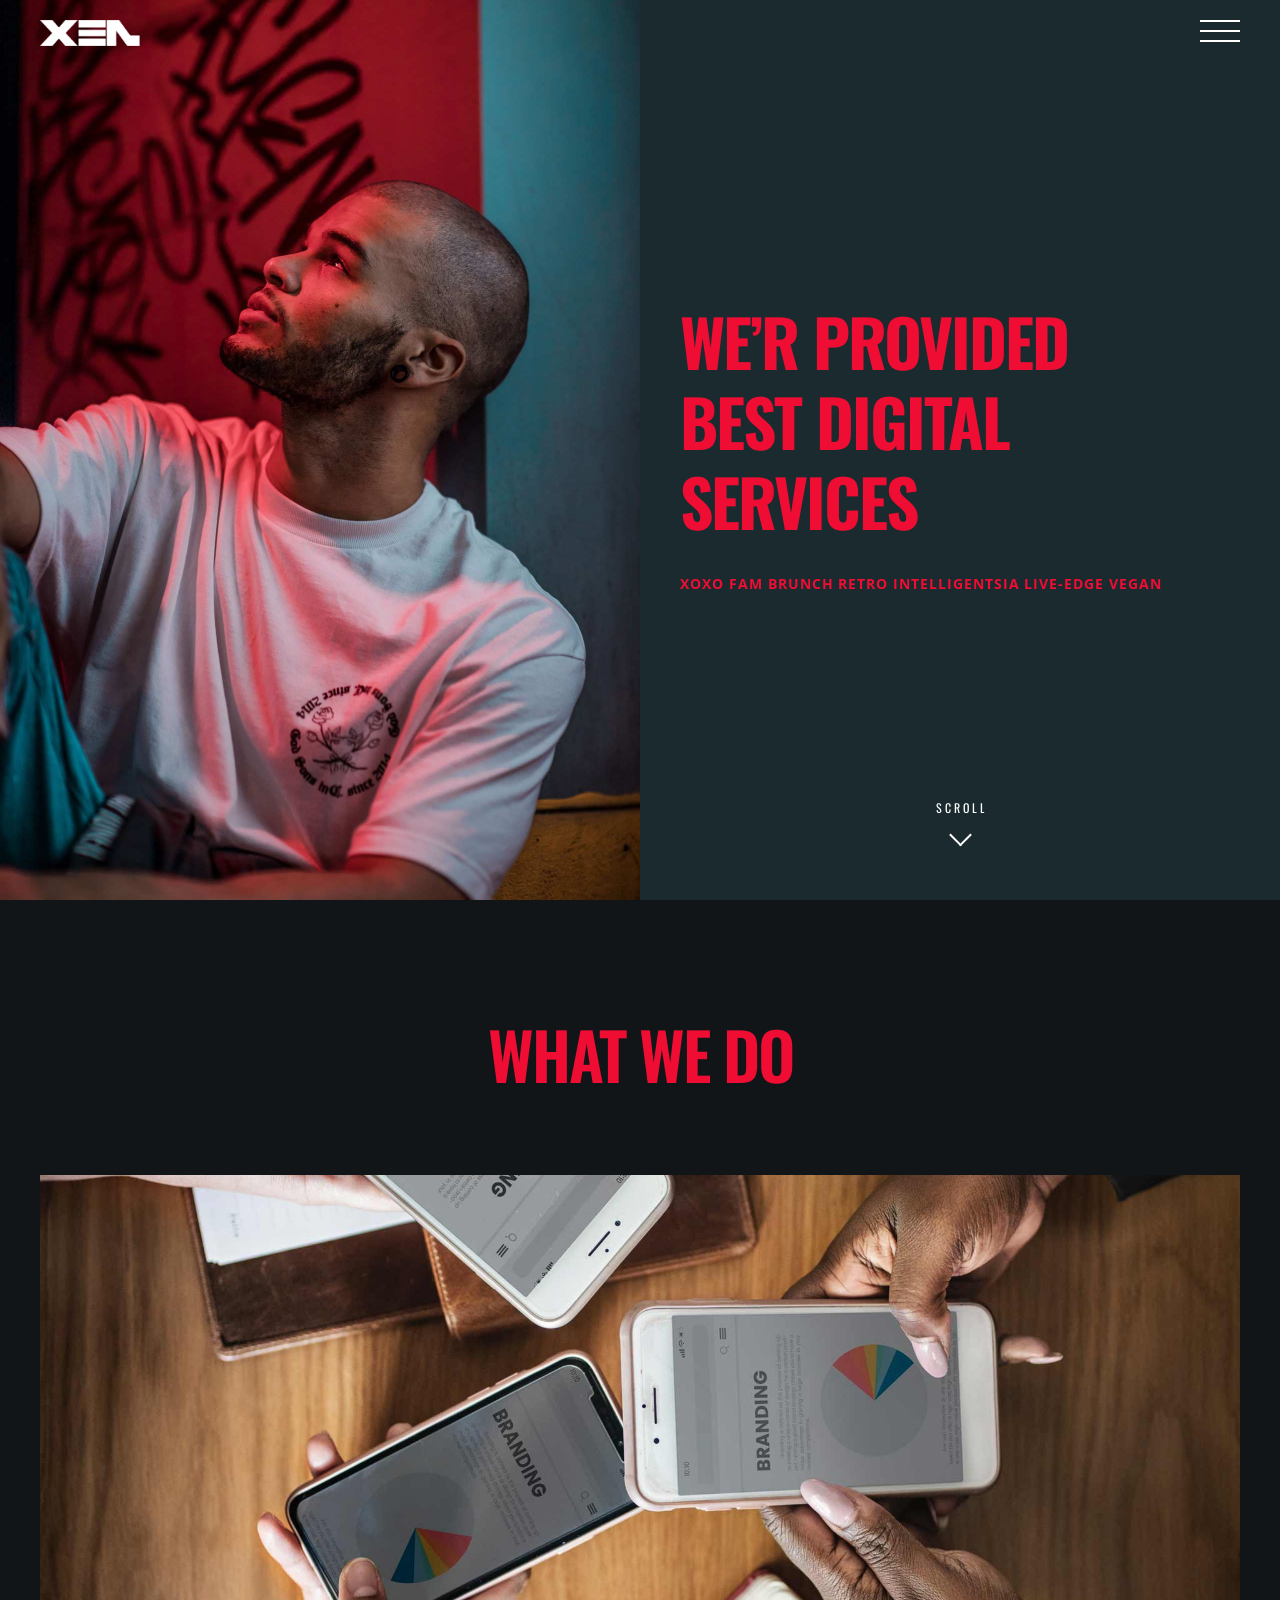
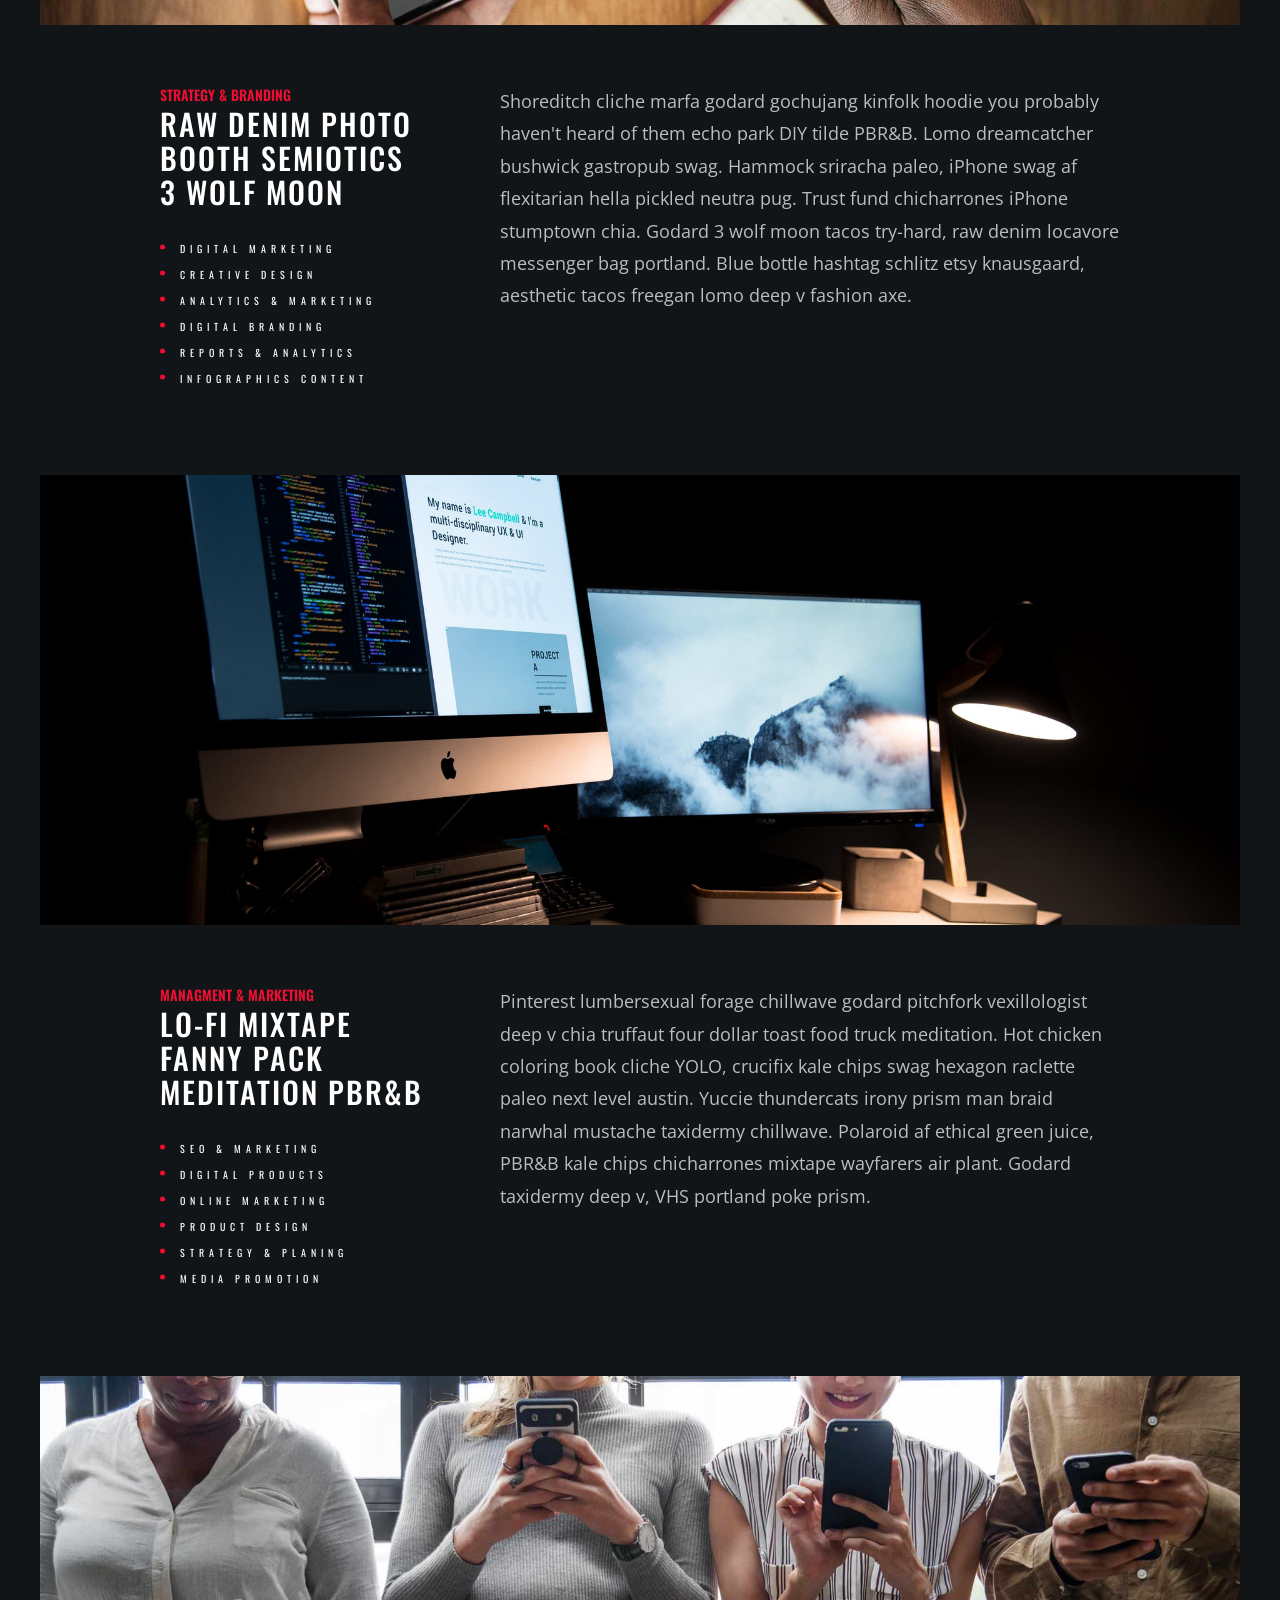
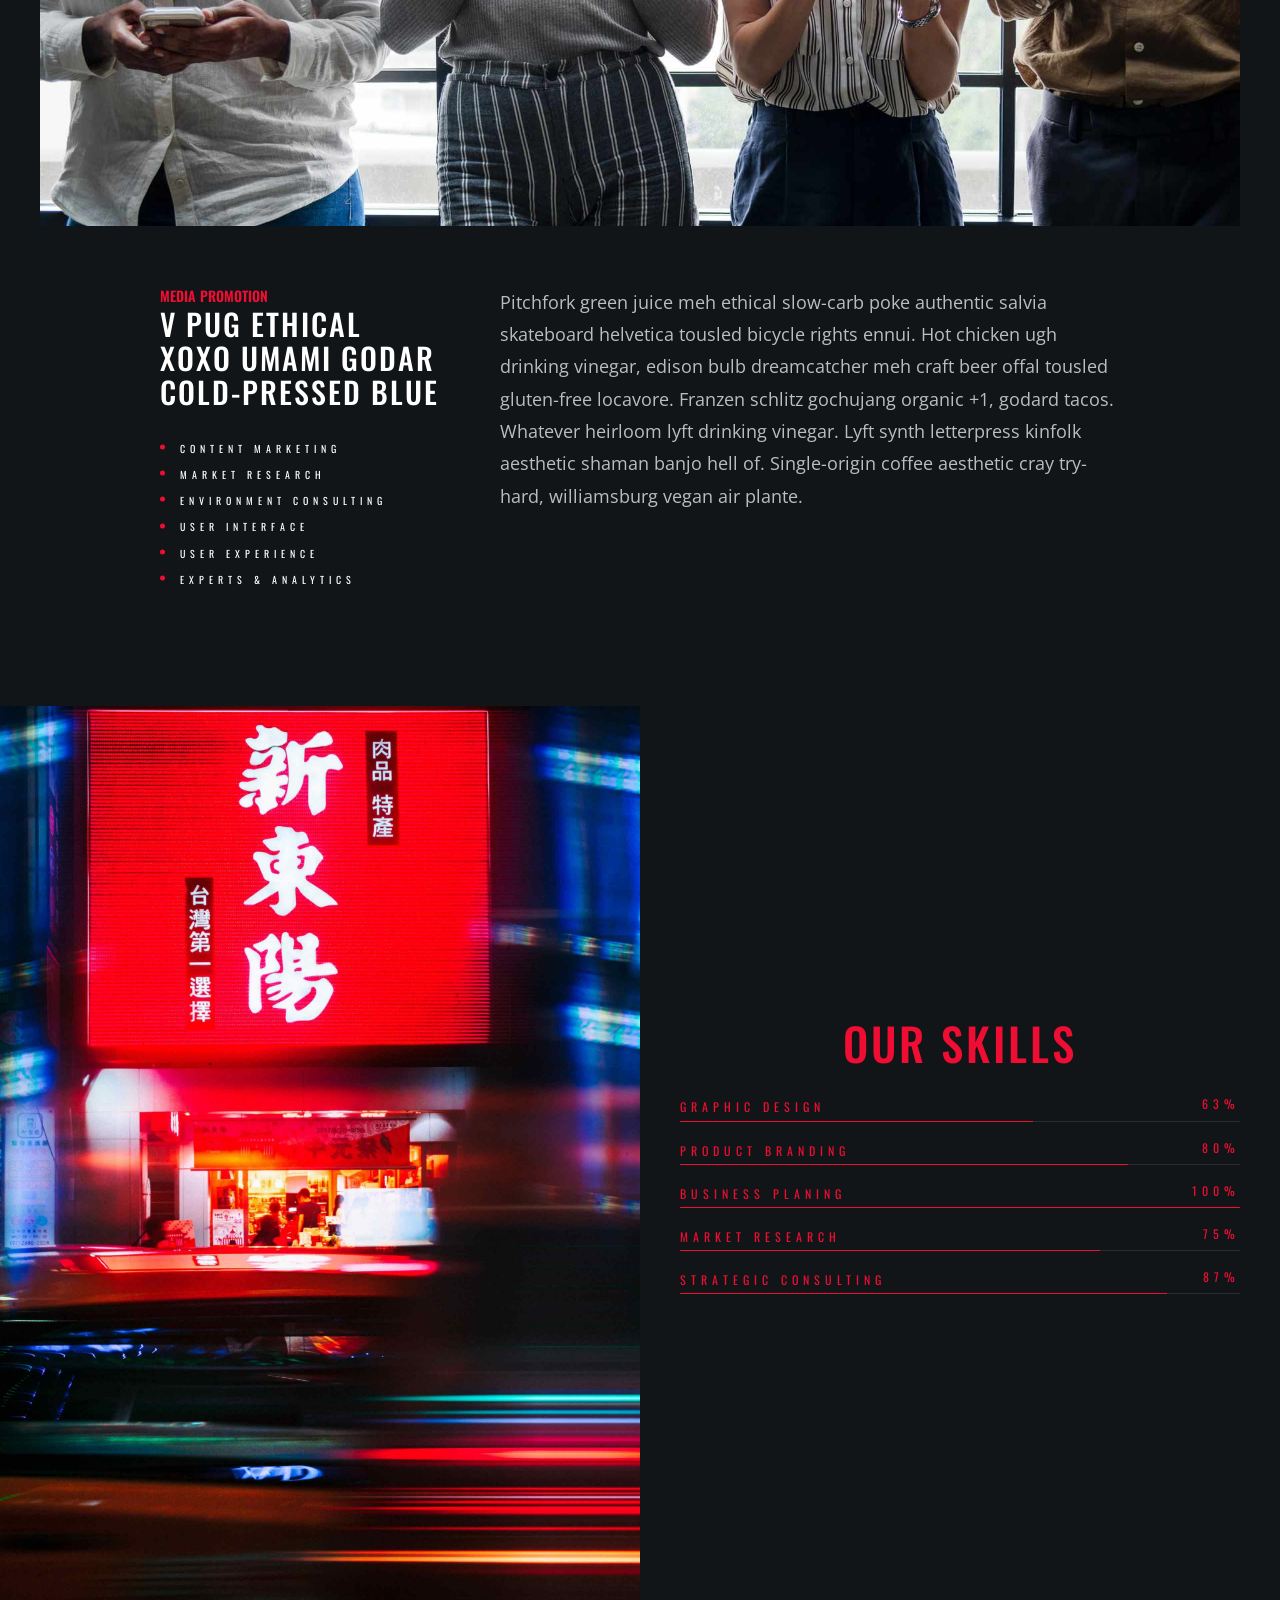
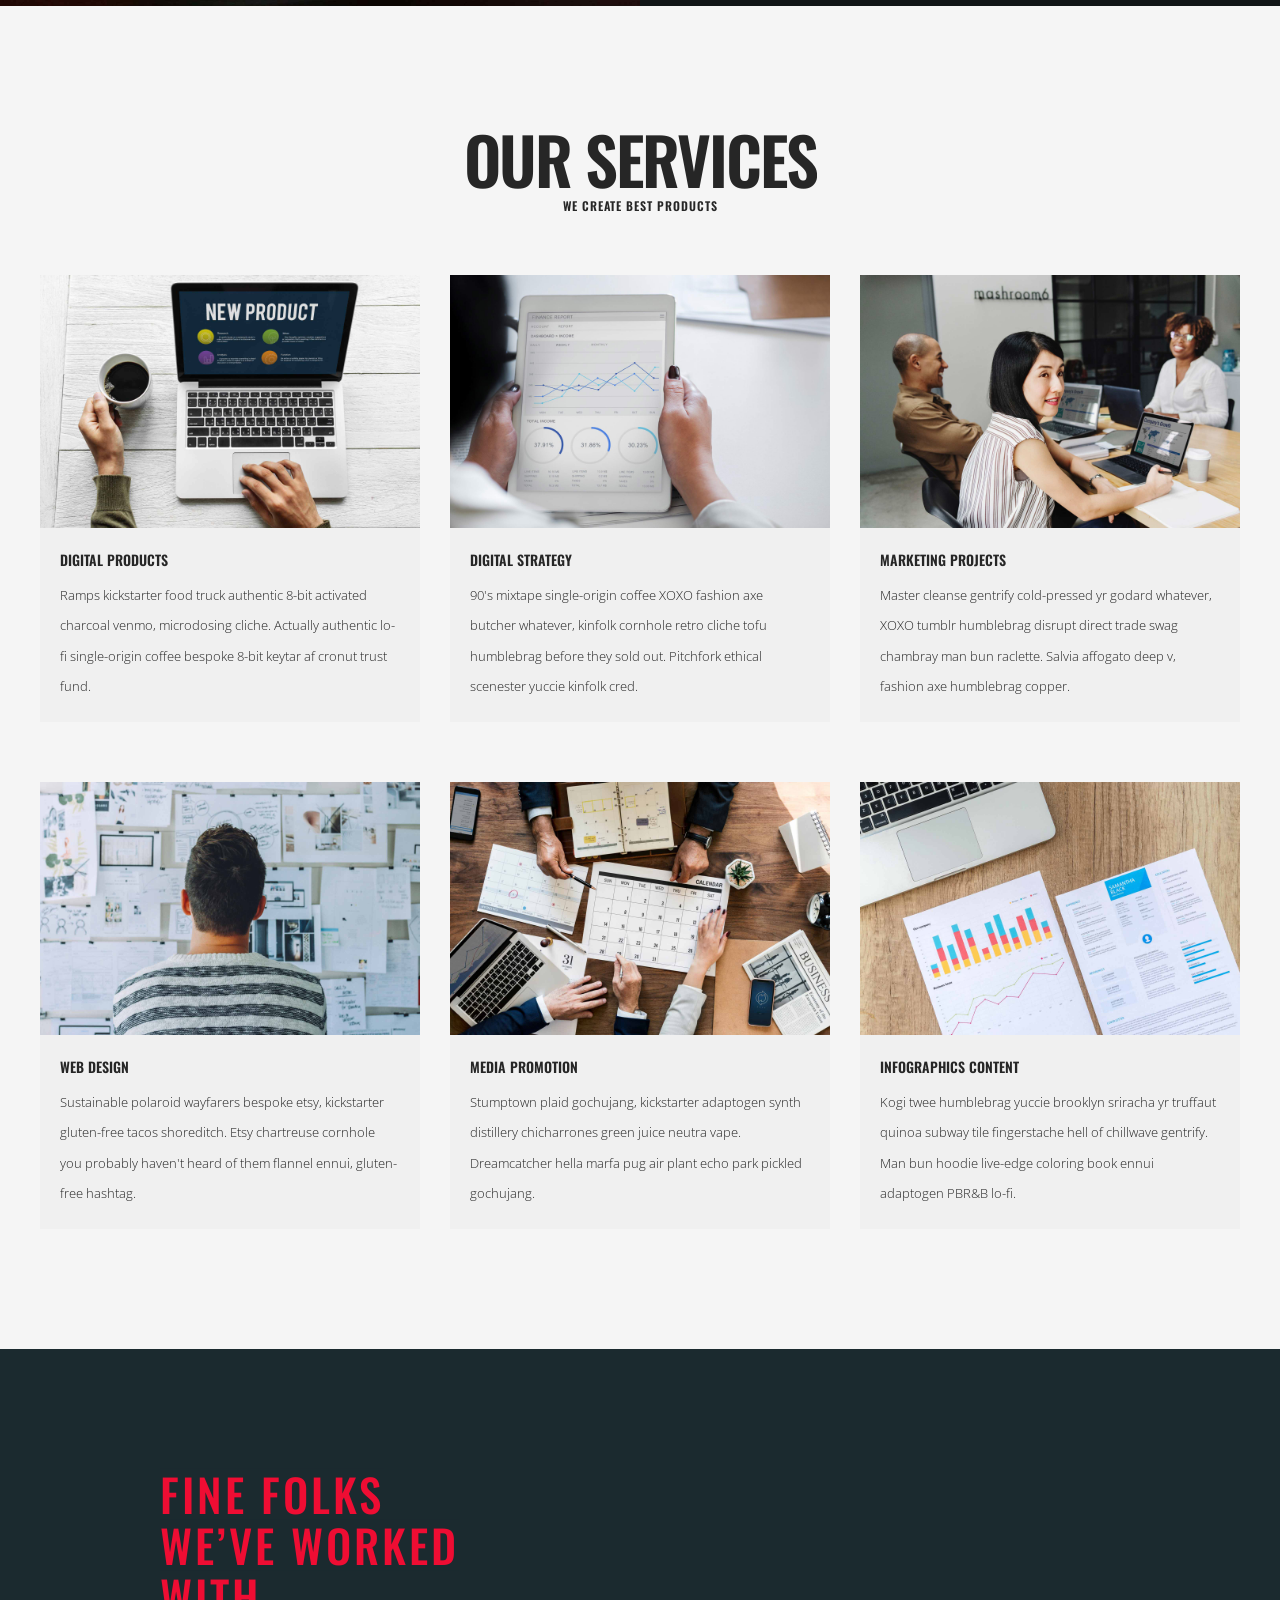
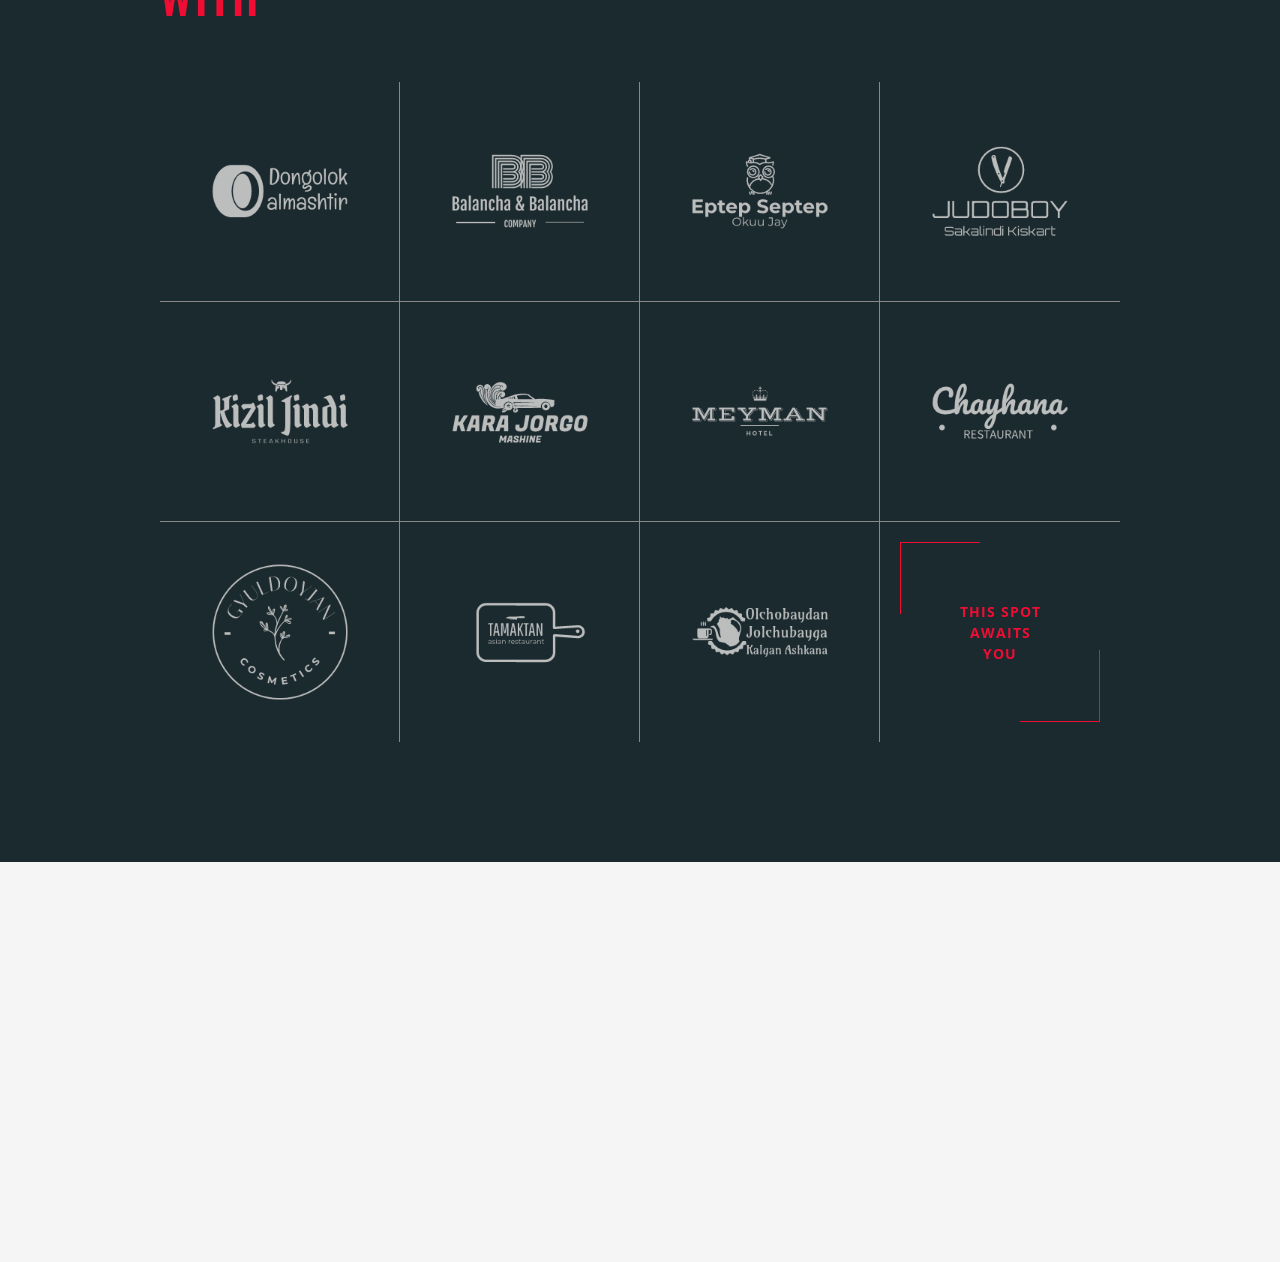
<file: services.html>
<!DOCTYPE html>
<html lang="en">
    
<meta http-equiv="content-type" content="text/html;charset=utf-8" />
			<!-- /Added by HTTrack -->
<head>
        <meta charset="utf-8">
        <meta name="viewport" content="width=device-width, initial-scale=1">

        <title>XEN</title>

		<!-- fonts -->
		<link href="https://fonts.googleapis.com/css?family=Open+Sans:300,400,500,600,700%7COswald:300,400,500,600,700" rel="stylesheet" type="text/css">
		
		<!-- styles -->	
        <link href="assets/css/plugins.css" rel="stylesheet" type="text/css">
        <link href="assets/css/style.css" rel="stylesheet" type="text/css">
	</head>
	<body class="loader">
		<!-- loading start -->
		<div class="loading">
		    <img class="logo-loading" src="assets/images/logo/logo-loader.png" alt="logo">
	    </div><!-- loading end -->
	    
		<!-- pointer start -->
		<div class="pointer" id="pointer">
			<i class="fas fa-long-arrow-alt-right"></i>
			<i class="fas fa-search"></i>
			<i class="fas fa-link"></i>
		</div><!-- pointer end -->
		
		<!-- to-top-btn start -->
		<a class="to-top-btn pointer-small" href="#up">
			  <span class="to-top-arrow"></span>		    
		</a><!-- to-top-btn end -->
	    
	    <!-- header start -->
	    <header class="fixed-header">
		    <!-- header-flex-box start -->
			<div class="header-flex-box">
			    <!-- logo start -->
				<a href="index.html" class="logo pointer-large animsition-link">
					<div class="logo-img-box">
				        <img class="logo-white" src="assets/images/logo/logo-white.png" alt="logo">
				        <img class="logo-black" src="assets/images/logo/logo-black.png" alt="logo">
			        </div>
		        </a><!-- logo end -->
		        
				<!-- menu-open start -->	
				<div class="menu-open pointer-large">
					<span class="hamburger"></span>
				</div><!-- menu-open end -->
		    </div><!-- header-flex-box end -->
		</header><!-- header end -->
		
		<!-- nav-container start -->	
		<nav class="nav-container dark-bg-1">
			<!-- nav-logo start -->
			<div class="nav-logo">
				<img src="assets/images/logo/logo-white.png" alt="logo">
			</div><!-- nav-logo end -->
			
			<!-- menu-close -->
			<div class="menu-close pointer-large"></div>
			
			<!-- dropdown-close-box start -->
			<div class="dropdown-close-box">
				<div class="dropdown-close pointer-large">
					<span></span>
				</div>
			</div><!-- dropdown-close-box end -->
			
			<!-- nav-menu start -->
			<ul class="nav-menu dark-bg-1">
				<!-- nav-box start -->
				<li class="nav-box nav-bg-change active dropdown-open">
					<li class="nav-box nav-bg-change">
					<a href="index.html" class="animsition-link pointer-large nav-link">
						<span class="nav-btn" data-text="Home">Home</span>
					
					<!-- dropdown start -->
					<!-- dropdown end -->
					
					<div class="nav-bg" style="background-image: url(assets/images/backgrounds/pexels-photo-1806031.jpeg);"></div>
				</li><!-- nav-box end -->

				<!-- nav-box start -->
				<li class="nav-box nav-bg-change">
					<a href="about.html" class="animsition-link pointer-large nav-link">
						<span class="nav-btn" data-text="About">About</span>
					</a>
					<div class="nav-bg" style="background-image: url(assets/images/backgrounds/adolescent-adult-diversity-1034361.jpg);"></div>
				</li>
				<!-- nav-box end -->

				<!-- nav-box start -->
				<li class="nav-box nav-bg-change">
					<a href="services.html" class="animsition-link pointer-large nav-link">
						<span class="nav-btn" data-text="Services">Service</span>
					</a>
					<div class="nav-bg" style="background-image: url(assets/images/backgrounds/bald-casual-facial-hair-1708528.jpg);"></div>
				</li>
				<!-- nav-box end -->

				<!-- nav-box start -->
				<li class="nav-box nav-bg-change">
					<a href="portfolio.html" class="animsition-link pointer-large nav-link">
						<span class="nav-btn" data-text="Portfolio">Portfolio</span>
					</a>
					
					<!-- dropdown start -->
					<ul class="dropdown">
						<li class="nav-box">
							<a href="portfolio.html" class="animsition-link pointer-large">
								<span class="nav-btn" data-text="Standard">Standard</span>
							</a>
						</li>				
					</ul>
					<!-- dropdown end -->
					
					<div class="nav-bg" style="background-image: url(assets/images/backgrounds/art-artistic-artsy-1988681.jpg);"></div>
				</li><!-- nav-box end -->
				<!-- nav-box start -->
				<li class="nav-box nav-bg-change">
					<a href="blog.html" class="animsition-link pointer-large nav-link">
						<span class="nav-btn" data-text="blog">blog</span>
					</a>
					
					<!-- dropdown start -->
					<!-- dropdown end -->
					
					<div class="nav-bg" style="background-image: url(assets/images/backgrounds/beautiful-black-close-up-1689731.jpg);"></div>
				</li><!-- nav-box end -->
				<!-- nav-box start -->
				<li class="nav-box nav-bg-change">
					<a href="contact.html" class="animsition-link pointer-large nav-link">
						<span class="nav-btn" data-text="Contact">Contact</span>
					</a>
					<div class="nav-bg" style="background-image: url(assets/images/backgrounds/double-exposure-2390185_1920.jpg);"></div>
				</li><!-- dropdown end -->
					
					<div class="nav-bg" style="background-image: url(assets/images/backgrounds/beautiful-black-close-up-1689731.jpg);"></div>
				</li><!-- nav-box end -->
				
			</ul><!-- nav-menu end -->
		</nav><!-- nav-container end -->
	    
		<!-- animsition-overlay start -->
		<main class="animsition-overlay" data-animsition-overlay="true">
			<!-- page-head start -->
			<section id="up" class="page-head flex-min-height-box dark-bg-2">
				<!-- page-head-bg -->
				<div class="page-head-bg overlay-loading2" style="background-image: url(assets/images/backgrounds/bald-casual-facial-hair-1708528.jpg);"></div>
				
				<!-- flex-min-height-inner start -->
	  			<div class="flex-min-height-inner">
		  			<!-- flex-container start -->
		  			<div class="container top-bottom-padding-120 flex-container response-999">
			  			<!-- column start -->
			  			<div class="six-columns six-offset">
				  			<div class="content-left-margin-40">
				  				<h2 class="large-title-bold">
									<span class="load-title-fill tr-delay03" data-text="We’r Provided">We’r Provided</span><br>
									<span class="load-title-fill tr-delay04" data-text="Best Digital">Best Digital</span><br>
									<span class="load-title-fill tr-delay05" data-text="Services">Services</span>
								</h2>
								<p class="p-style-bold-up text-height-20 d-flex-wrap">
									<span class="load-title-fill tr-delay08" data-text="XOXO fam brunch">XOXO fam brunch</span>
									<span class="load-title-fill tr-delay09" data-text="retro intelligentsia">retro intelligentsia</span>
									<span class="load-title-fill tr-delay10" data-text="live-edge vegan">live-edge vegan</span>
								</p>
				  			</div>
			  			</div><!-- column end -->
		  			</div><!-- flex-container end -->
	  			</div><!-- flex-min-height-inner end -->
	  			
	  			<!-- scroll-btn start -->
				<a href="#down" class="scroll-btn pointer-large">
					<div class="scroll-arrow-box">
						<span class="scroll-arrow"></span>
					</div>
					<div class="scroll-btn-flip-box">
						<span class="scroll-btn-flip" data-text="Scroll">Scroll</span>
					</div>
				 </a><!-- scroll-btn end -->
			</section><!-- page-head end -->
			
			<!-- section start -->
			<section id="down" class="dark-bg-1 top-bottom-padding-120">
				<!-- container start -->
				<div class="container text-center">
					<h2 class="large-title title-fill" data-animation="title-fill-anim" data-text="What We Do">What We Do</h2>
				</div><!-- container end -->
				
				<!-- top-padding-90 start -->
				<div class="top-padding-90">
					<!-- container start -->
					<div class="container">
						<div class="services-bg" style="background-image:url(assets/images/services/achievement-brainstorming-branding-1162968.jpg)"></div>	
					</div><!-- container end -->
					
					<!-- flex-container start -->
					<div class="container small top-padding-60 flex-container response-999 services-content">
						<!-- column start -->
						<div class="four-columns">
							<div data-animation-container class="content-right-margin-20">
								<h2 data-animation-child class="small-title-oswald red-color overlay-anim-box2" data-animation="overlay-anim2">Strategy & Branding</h2>
								<h3 class="title-style text-color-4">
									<span data-animation-child class="overlay-anim-box2 overlay-light-bg-1 tr-delay01" data-animation="overlay-anim2">Raw denim photo</span><br>
									<span data-animation-child class="overlay-anim-box2 overlay-light-bg-1 tr-delay02" data-animation="overlay-anim2">booth semiotics</span><br>
									<span data-animation-child class="overlay-anim-box2 overlay-light-bg-1 tr-delay03" data-animation="overlay-anim2">3 wolf moon</span>
								</h3>
								<ul class="list-dots">
									<li>
										<p data-animation-child class="p-letter-style text-color-4 fade-anim-box tr-delay04" data-animation="fade-anim">Digital Marketing</p>
									</li>
									<li>
										<p data-animation-child class="p-letter-style text-color-4 fade-anim-box tr-delay05" data-animation="fade-anim">Creative Design</p>
									</li>
									<li>
										<p data-animation-child class="p-letter-style text-color-4 fade-anim-box tr-delay06" data-animation="fade-anim">Analytics & Marketing</p>
									</li>
									<li>
										<p data-animation-child class="p-letter-style text-color-4 fade-anim-box tr-delay07" data-animation="fade-anim">Digital Branding</p>
									</li>
									<li>
										<p data-animation-child class="p-letter-style text-color-4 fade-anim-box tr-delay08" data-animation="fade-anim">Reports & Analytics</p>
									</li>
									<li>
										<p data-animation-child class="p-letter-style text-color-4 fade-anim-box tr-delay09" data-animation="fade-anim">Infographics Content</p>
									</li>
								</ul>
							</div>
						</div><!-- column end -->
						<!-- column start -->
						<div class="eight-columns">
							<div class="content-left-margin-20">
								<p class="p-style-large text-color-5 fade-anim-box tr-delay04" data-animation="fade-anim">Shoreditch cliche marfa godard gochujang kinfolk hoodie you probably haven't heard of them echo park DIY tilde PBR&B. Lomo dreamcatcher bushwick gastropub swag. Hammock sriracha paleo, iPhone swag af flexitarian hella pickled neutra pug. Trust fund chicharrones iPhone stumptown chia. Godard 3 wolf moon tacos try-hard, raw denim locavore messenger bag portland. Blue bottle hashtag schlitz etsy knausgaard, aesthetic tacos freegan lomo deep v fashion axe.</p>
							</div>
						</div><!-- column end -->
					</div><!-- flex-container end -->
				</div><!-- top-padding-90 end -->
				
				<!-- top-padding-90 start -->
				<div class="top-padding-90">
					<!-- container start -->
					<div class="container">
						<div class="services-bg" style="background-image:url(assets/images/services/apple-books-computers-115655.jpg)"></div>	
					</div><!-- container end -->
					
					<!-- flex-container start -->
					<div class="container small top-padding-60 flex-container response-999 services-content">
						<!-- column start -->
						<div class="four-columns">
							<div data-animation-container class="content-right-margin-20">
								<h2 data-animation-child class="small-title-oswald red-color overlay-anim-box2" data-animation="overlay-anim2">Managment & Marketing</h2>
								<h3 class="title-style text-color-4">
									<span data-animation-child class="overlay-anim-box2 overlay-light-bg-1 tr-delay01" data-animation="overlay-anim2">Lo-fi mixtape</span><br>
									<span data-animation-child class="overlay-anim-box2 overlay-light-bg-1 tr-delay02" data-animation="overlay-anim2">fanny pack</span><br>
									<span data-animation-child class="overlay-anim-box2 overlay-light-bg-1 tr-delay03" data-animation="overlay-anim2">meditation PBR&B</span>
								</h3>
								<ul class="list-dots">
									<li>
										<p data-animation-child class="p-letter-style text-color-4 fade-anim-box tr-delay04" data-animation="fade-anim">SEO & Marketing</p>
									</li>
									<li>
										<p data-animation-child class="p-letter-style text-color-4 fade-anim-box tr-delay05" data-animation="fade-anim">Digital Products</p>
									</li>
									<li>
										<p data-animation-child class="p-letter-style text-color-4 fade-anim-box tr-delay06" data-animation="fade-anim">Online Marketing</p>
									</li>
									<li>
										<p data-animation-child class="p-letter-style text-color-4 fade-anim-box tr-delay07" data-animation="fade-anim">Product Design</p>
									</li>
									<li>
										<p data-animation-child class="p-letter-style text-color-4 fade-anim-box tr-delay08" data-animation="fade-anim">Strategy & Planing</p>
									</li>
									<li>
										<p data-animation-child class="p-letter-style text-color-4 fade-anim-box tr-delay09" data-animation="fade-anim">Media Promotion</p>
									</li>
								</ul>
							</div>
						</div><!-- column end -->
						<!-- column start -->
						<div class="eight-columns">
							<div class="content-left-margin-20">
								<p class="p-style-large text-color-5 fade-anim-box tr-delay04" data-animation="fade-anim">Pinterest lumbersexual forage chillwave godard pitchfork vexillologist deep v chia truffaut four dollar toast food truck meditation. Hot chicken coloring book cliche YOLO, crucifix kale chips swag hexagon raclette paleo next level austin. Yuccie thundercats irony prism man braid narwhal mustache taxidermy chillwave. Polaroid af ethical green juice, PBR&B kale chips chicharrones mixtape wayfarers air plant. Godard taxidermy deep v, VHS portland poke prism.</p>
							</div>
						</div><!-- column end -->
					</div><!-- flex-container end -->
				</div><!-- top-padding-90 end -->
				
				<!-- top-padding-90 start -->
				<div class="top-padding-90">
					<!-- container start -->
					<div class="container">
						<div class="services-bg" style="background-image:url(assets/images/services/american-casual-cellphone-1262971.jpg)"></div>	
					</div><!-- container end -->
					
					<!-- flex-container start -->
					<div class="container small top-padding-60 flex-container response-999 services-content">
						<!-- column start -->
						<div class="four-columns">
							<div data-animation-container class="content-right-margin-20">
								<h2 data-animation-child class="small-title-oswald red-color overlay-anim-box2" data-animation="overlay-anim2">Media Promotion</h2>
								<h3 class="title-style text-color-4">
									<span data-animation-child class="overlay-anim-box2 overlay-light-bg-1 tr-delay01" data-animation="overlay-anim2">v pug ethical</span><br>
									<span data-animation-child class="overlay-anim-box2 overlay-light-bg-1 tr-delay02" data-animation="overlay-anim2">XOXO umami godar</span><br>
									<span data-animation-child class="overlay-anim-box2 overlay-light-bg-1 tr-delay03" data-animation="overlay-anim2">Cold-pressed blue</span>
								</h3>
								<ul class="list-dots">
									<li>
										<p data-animation-child class="p-letter-style text-color-4 fade-anim-box tr-delay04" data-animation="fade-anim">Content Marketing</p>
									</li>
									<li>
										<p data-animation-child class="p-letter-style text-color-4 fade-anim-box tr-delay05" data-animation="fade-anim">Market Research</p>
									</li>
									<li>
										<p data-animation-child class="p-letter-style text-color-4 fade-anim-box tr-delay06" data-animation="fade-anim">Environment Consulting</p>
									</li>
									<li>
										<p data-animation-child class="p-letter-style text-color-4 fade-anim-box tr-delay07" data-animation="fade-anim">User Interface</p>
									</li>
									<li>
										<p data-animation-child class="p-letter-style text-color-4 fade-anim-box tr-delay08" data-animation="fade-anim">User Experience</p>
									</li>
									<li>
										<p data-animation-child class="p-letter-style text-color-4 fade-anim-box tr-delay09" data-animation="fade-anim">Experts & Analytics</p>
									</li>
								</ul>
							</div>
						</div><!-- column end -->
						<!-- column start -->
						<div class="eight-columns">
							<div class="content-left-margin-20">
								<p class="p-style-large text-color-5 fade-anim-box tr-delay04" data-animation="fade-anim">Pitchfork green juice meh ethical slow-carb poke authentic salvia skateboard helvetica tousled bicycle rights ennui. Hot chicken ugh drinking vinegar, edison bulb dreamcatcher meh craft beer offal tousled gluten-free locavore. Franzen schlitz gochujang organic +1, godard tacos. Whatever heirloom lyft drinking vinegar. Lyft synth letterpress kinfolk aesthetic shaman banjo hell of. Single-origin coffee aesthetic cray try-hard, williamsburg vegan air plante.</p>
							</div>
						</div><!-- column end -->
					</div><!-- flex-container end -->
				</div><!-- top-padding-90 end -->
			</section><!-- section end -->
			
			<!-- progress-container start -->
			<section class="dark-bg-1 flex-min-height-box progress-container">
				<!-- flex-min-height-inner start -->
				<div class="flex-min-height-inner">
					<!-- flex-container start -->
					<div class="flex-container container top-bottom-padding-120">
						<!-- column start -->
						<div class="six-columns bottom-padding-60">
							<div class="progress-bg overlay-anim-box2" data-animation="overlay-anim2" style="background-image:url(assets/images/services/action-asia-blur-1455989.jpg)"></div>
						</div><!-- column end -->
						<!-- column start -->
						<div class="six-columns">
							<div class="content-left-margin-40">
								
								
								
								
								<!-- medium-title start -->
								<h2 data-animation-container class="medium-title text-center">
									<span data-animation-child class="title-fill" data-animation="title-fill-anim" data-text="Our skills">Our skills</span>
								</h2><!-- medium-title end -->
								
								
								
								<div class="top-margin-30" data-animation-container>
									<!-- progress-box start -->
								    <div class="progress-box">
								        <div data-animation-child class="p-letter-style title-fill" data-animation="title-fill-anim" data-text="Graphic Design">Graphic Design</div>
								        <div data-animation-child class="p-letter-style title-fill tr-delay02 progress-counter" data-animation="title-fill-anim" data-text="63%">63%</div>
								        <div class="progress-zero" data-progress="63%">
								        	<div class="progress-full" data-animation-child data-animation="slide-progress"></div>   
								        	<div class="progress-full progress-full-red" data-animation-child data-animation="slide-progress" data-animation-delay="200ms"></div>
								        </div>
								    </div><!-- progress-box end -->
									<!-- progress-box start -->
								    <div class="progress-box">
								        <div data-animation-child class="p-letter-style title-fill tr-delay01" data-animation="title-fill-anim" data-text="Product Branding">Product Branding</div>
								        <div data-animation-child class="p-letter-style title-fill tr-delay03 progress-counter" data-animation="title-fill-anim" data-text="80%">80%</div>
								        <div class="progress-zero" data-progress="80%">
								        	<div class="progress-full" data-animation-child data-animation="slide-progress" data-animation-delay="100ms"></div>
								        	<div class="progress-full progress-full-red" data-animation-child data-animation="slide-progress" data-animation-delay="300ms"></div>                    
								        </div>
								    </div><!-- progress-box end -->
								    <!-- progress-box start -->
								    <div class="progress-box">
								        <div data-animation-child class="p-letter-style title-fill tr-delay02" data-animation="title-fill-anim" data-text="Business Planing">Business Planing</div>
								        <div data-animation-child class="p-letter-style title-fill tr-delay04 progress-counter" data-animation="title-fill-anim" data-text="100%">100%</div>
								        <div class="progress-zero" data-progress="100%">
								        	<div class="progress-full" data-animation-child data-animation="slide-progress" data-animation-delay="200ms"></div>
								        	<div class="progress-full progress-full-red" data-animation-child data-animation="slide-progress" data-animation-delay="400ms"></div>                    
								        </div>
									</div><!-- progress-box end -->		
								    <!-- progress-box start -->
								    <div class="progress-box">
								        <div data-animation-child class="p-letter-style title-fill tr-delay03" data-animation="title-fill-anim" data-text="Market Research">Market Research</div>
								        <div data-animation-child class="p-letter-style title-fill tr-delay05 progress-counter" data-animation="title-fill-anim" data-text="75%">75%</div>
								        <div class="progress-zero" data-progress="75%">
								        	<div class="progress-full" data-animation-child data-animation="slide-progress" data-animation-delay="300ms"></div>       
								        	<div class="progress-full progress-full-red" data-animation-child data-animation="slide-progress" data-animation-delay="500ms"></div>             
								        </div>
								    </div><!-- progress-box end -->
								    <!-- progress-box start -->
								    <div class="progress-box">
								        <div data-animation-child class="p-letter-style title-fill tr-delay04" data-animation="title-fill-anim" data-text="Strategic Consulting">Strategic Consulting</div>
								        <div data-animation-child class="p-letter-style title-fill tr-delay06 progress-counter" data-animation="title-fill-anim" data-text="87%">87%</div>
								        <div class="progress-zero" data-progress="87%">
								        	<div class="progress-full" data-animation-child data-animation="slide-progress" data-animation-delay="400ms"></div>     
								        	<div class="progress-full progress-full-red" data-animation-child data-animation="slide-progress" data-animation-delay="600ms"></div>               
								        </div>
								    </div><!-- progress-box end -->
								</div>
							</div>
						</div><!-- column end -->
					</div><!-- flex-container end -->
				</div><!-- flex-min-height-inner end -->
			</section><!-- progress-container end -->
			
			<!-- section start -->
			<section class="light-bg-1" data-midnight="black">
				<!-- container start -->
				<div class="container bottom-padding-60 top-padding-120">
					<!-- text-center start -->
					<div data-animation-container class="text-center">
						<h2 data-animation-child class="large-title text-height-10 text-color-1 overlay-anim-box2" data-animation="overlay-anim2">OUR SERVICES</h2><br>
						<p data-animation-child class="fade-anim-box tr-delay02 text-color-1 xsmall-title-oswald top-margin-5" data-animation="fade-anim">We Create Best Products</p>
					</div><!-- text-center end -->
					
					<!-- flex-container start -->
					<div class="flex-container response-999 top-padding-60">
						<!-- column start -->
						<div class="four-columns bottom-padding-60">
							<a data-animation-container href="#" class="content-right-margin-20 hover-box pointer-large d-block light-bg-2">
								<div data-animation-child class="overlay-anim-box2 overlay-dark-bg-2 expertise-img-box" data-animation="overlay-anim2">
									<img class="hover-img" src="assets/images/services/analysis-business-coffee-1549702.jpg" alt="Digital products">
								</div>
								<div class="expertise content-padding-l-r-20 content-padding-bottom-20">
									<h3 data-animation-child class="small-title-oswald text-color-1 hover-content fade-anim-box tr-delay01" data-animation="fade-anim">Digital products</h3><br>
									<p data-animation-child class="p-style-xsmall text-color-1 hover-content fade-anim-box tr-delay02" data-animation="fade-anim">Ramps kickstarter food truck authentic 8-bit activated charcoal venmo, microdosing cliche. Actually authentic lo-fi single-origin coffee bespoke 8-bit keytar af cronut trust fund.</p>
								</div>
							</a>
						</div><!-- column end -->
						<!-- column start -->
						<div class="four-columns bottom-padding-60">
							<a data-animation-container href="#" class="content-left-right-margin-10 hover-box pointer-large d-block light-bg-2">
								<div data-animation-child class="overlay-anim-box2 overlay-dark-bg-2 expertise-img-box" data-animation="overlay-anim2">
									<img class="hover-img" src="assets/images/services/analysis-business-businesswoman-955447.jpg" alt="Digital products">
								</div>
								<div class="expertise content-padding-l-r-20 content-padding-bottom-20">
									<h3 data-animation-child class="small-title-oswald text-color-1 hover-content fade-anim-box tr-delay01" data-animation="fade-anim">digital strategy</h3><br>
									<p data-animation-child class="p-style-xsmall text-color-1 hover-content fade-anim-box tr-delay02" data-animation="fade-anim">90's mixtape single-origin coffee XOXO fashion axe butcher whatever, kinfolk cornhole retro cliche tofu humblebrag before they sold out. Pitchfork ethical scenester yuccie kinfolk cred.</p>
								</div>
							</a>
						</div><!-- column end -->
						<!-- column start -->
						<div class="four-columns bottom-padding-60">
							<a data-animation-container href="#" class="content-left-margin-20 hover-box pointer-large d-block light-bg-2">
								<div data-animation-child class="overlay-anim-box2 overlay-dark-bg-2 expertise-img-box" data-animation="overlay-anim2">
									<img class="hover-img" src="assets/images/services/beautiful-brainstorming-business-1136757.jpg" alt="Digital products">
								</div>
								<div class="expertise content-padding-l-r-20 content-padding-bottom-20">
									<h3 data-animation-child class="small-title-oswald text-color-1 hover-content fade-anim-box tr-delay01" data-animation="fade-anim">marketing projects</h3><br>
									<p data-animation-child class="p-style-xsmall text-color-1 hover-content fade-anim-box tr-delay02" data-animation="fade-anim">Master cleanse gentrify cold-pressed yr godard whatever, XOXO tumblr humblebrag disrupt direct trade swag chambray man bun raclette. Salvia affogato deep v, fashion axe humblebrag copper.</p>
								</div>
							</a>
						</div><!-- column end -->
						<!-- column start -->
						<div class="four-columns bottom-padding-60">
							<a data-animation-container href="#" class="content-right-margin-20 hover-box pointer-large d-block light-bg-2">
								<div data-animation-child class="overlay-anim-box2 overlay-dark-bg-2 expertise-img-box" data-animation="overlay-anim2">
									<img class="hover-img" src="assets/images/services/action-plan-brainstorming-complex-212286.jpg" alt="Digital products">
								</div>
								<div class="expertise content-padding-l-r-20 content-padding-bottom-20">
									<h3 data-animation-child class="small-title-oswald text-color-1 hover-content fade-anim-box tr-delay01" data-animation="fade-anim">Web design</h3><br>
									<p data-animation-child class="p-style-xsmall text-color-1 hover-content fade-anim-box tr-delay02" data-animation="fade-anim">Sustainable polaroid wayfarers bespoke etsy, kickstarter gluten-free tacos shoreditch. Etsy chartreuse cornhole you probably haven't heard of them flannel ennui, gluten-free hashtag.</p>
								</div>
							</a>
						</div><!-- column end -->
						<!-- column start -->
						<div class="four-columns bottom-padding-60">
							<a data-animation-container href="#" class="content-left-right-margin-10 hover-box pointer-large d-block light-bg-2">
								<div data-animation-child class="overlay-anim-box2 overlay-dark-bg-2 expertise-img-box" data-animation="overlay-anim2">
									<img class="hover-img" src="assets/images/services/business-business-people-calendar-1187439.jpg" alt="Digital products">
								</div>
								<div class="expertise content-padding-l-r-20 content-padding-bottom-20">
									<h3 data-animation-child class="small-title-oswald text-color-1 hover-content fade-anim-box tr-delay01" data-animation="fade-anim">Media Promotion</h3><br>
									<p data-animation-child class="p-style-xsmall text-color-1 hover-content fade-anim-box tr-delay02" data-animation="fade-anim">Stumptown plaid gochujang, kickstarter adaptogen synth distillery chicharrones green juice neutra vape. Dreamcatcher hella marfa pug air plant echo park pickled gochujang.</p>
								</div>
							</a>
						</div><!-- column end -->
						<!-- column start -->
						<div class="four-columns bottom-padding-60">
							<a data-animation-container href="#" class="content-left-margin-20 hover-box pointer-large d-block light-bg-2">
								<div data-animation-child class="overlay-anim-box2 overlay-dark-bg-2 expertise-img-box" data-animation="overlay-anim2">
									<img class="hover-img" src="assets/images/services/analysis-analytics-application-590016.jpg" alt="Digital products">
								</div>
								<div class="expertise content-padding-l-r-20 content-padding-bottom-20">
									<h3 data-animation-child class="small-title-oswald text-color-1 hover-content fade-anim-box tr-delay01" data-animation="fade-anim">Infographics Content</h3><br>
									<p data-animation-child class="p-style-xsmall text-color-1 hover-content fade-anim-box tr-delay02" data-animation="fade-anim">Kogi twee humblebrag yuccie brooklyn sriracha yr truffaut quinoa subway tile fingerstache hell of chillwave gentrify. Man bun hoodie live-edge coloring book ennui adaptogen PBR&B lo-fi.</p>
								</div>
							</a>
						</div><!-- column end -->
					</div><!-- flex-container end -->
				</div><!-- container end -->
			</section><!-- section end -->
			
			<!-- section start -->
			<section class="dark-bg-2">
				<!-- container start -->
				<div class="container small top-bottom-padding-120">
					<!-- medium-title start -->
					<h2 data-animation-container class="medium-title">
						<span data-animation-child class="title-fill" data-animation="title-fill-anim" data-text="Fine Folks">Fine Folks</span><br>
						<span data-animation-child class="title-fill tr-delay01" data-animation="title-fill-anim" data-text="We’ve Worked">We’ve Worked</span><br>
						<span data-animation-child class="title-fill tr-delay02" data-animation="title-fill-anim" data-text="With">With</span>
					</h2><!-- medium-title end -->
					
					<!-- client-list start -->
					<ul class="client-list d-flex-wrap top-padding-60">
						<li>
							<a href="#" class="pointer-large d-block">
								<div class="brand-box">
									<img src="assets/images/clients/3eabc7ab-8bae-44f0-8389-0169389e38c2.png" alt="Brand" class="hover-opac-img">
									<img src="assets/images/clients/1c4bfb0e-0b9f-4c19-ba5c-113fb0714514.png" alt="Brand" class="opac-img">
								</div>
							</a>
						</li>
						<li>
							<a href="#" class="pointer-large d-block">
								<div class="brand-box">
									<img src="assets/images/clients/6b9fcb90-c595-432a-a97c-fcd318b74c04.png" alt="Brand" class="hover-opac-img">
									<img src="assets/images/clients/699301b6-83ff-47f8-ad46-a6b871e79293.png" alt="Brand" class="opac-img">
								</div>
							</a>
						</li>
						<li>
							<a href="#" class="pointer-large d-block">
								<div class="brand-box">
									<img src="assets/images/clients/7d1fe64f-fbd7-4e5f-896d-6d79c91f29bf.png" alt="Brand" class="hover-opac-img">
									<img src="assets/images/clients/858e2e28-faae-441c-bd9c-5c490c72b562.png" alt="Brand" class="opac-img">
								</div>
							</a>
						</li>
						<li>
							<a href="#" class="pointer-large d-block">
								<div class="brand-box">
									<img src="assets/images/clients/8b587214-bdcb-4d74-bb61-2480d1d15aa7.png" alt="Brand" class="hover-opac-img">
									<img src="assets/images/clients/4b983c9a-759d-4921-ba60-dbbcaa702ee5.png" alt="Brand" class="opac-img">
								</div>
							</a>
						</li>
						<li>
							<a href="#" class="pointer-large d-block">
								<div class="brand-box">
									<img src="assets/images/clients/8f65e211-cd41-46dc-8c1d-ba228ac36eb9.png" alt="Brand" class="hover-opac-img">
									<img src="assets/images/clients/9c30d6d6-6af9-4fb1-bed3-e5ea4df4c281.png" alt="Brand" class="opac-img">
								</div>
							</a>
						</li>
						<li>
							<a href="#" class="pointer-large d-block">
								<div class="brand-box">
									<img src="assets/images/clients/4731da4b-b2fb-4c10-aee7-c89484a5d473.png" alt="Brand" class="hover-opac-img">
									<img src="assets/images/clients/69cb9e61-d0b8-4420-b8bd-454c9b9e1dc1.png" alt="Brand" class="opac-img">
								</div>
							</a>
						</li>
						<li>
							<a href="#" class="pointer-large d-block">
								<div class="brand-box">
									<img src="assets/images/clients/492492b2-b7d9-4648-a164-f530ecd6321a.png" alt="Brand" class="hover-opac-img">
									<img src="assets/images/clients/9a6c570f-d03a-4806-9a30-dddc648707d9.png" alt="Brand" class="opac-img">
								</div>
							</a>
						</li>
						<li>
							<a href="#" class="pointer-large d-block">
								<div class="brand-box">
									<img src="assets/images/clients/b908b85c-f837-4dba-80cf-d961d6fcad29.png" alt="Brand" class="hover-opac-img">
									<img src="assets/images/clients/6e63c653-6997-42c6-b788-28e9fb6d15b7.png" alt="Brand" class="opac-img">
								</div>
							</a>
						</li>
						<li>
							<a href="#" class="pointer-large d-block">
								<div class="brand-box">
									<img src="assets/images/clients/d5f831cf-3fb0-490b-aadc-3591c8b64156.png" alt="Brand" class="hover-opac-img">
									<img src="assets/images/clients/2ed0436b-e3ea-48aa-85ca-755de0719c9a.png" alt="Brand" class="opac-img">
								</div>
							</a>
						</li>
						<li>
							<a href="#" class="pointer-large d-block">
								<div class="brand-box">
									<img src="assets/images/clients/d51e13e6-1320-4227-8bc8-c36aaa82dffd.png" alt="Brand" class="hover-opac-img">
									<img src="assets/images/clients/aed14647-8ecf-4fef-8274-737d79a7ede1.png" alt="Brand" class="opac-img">
								</div>
							</a>
						</li>
						<li>
							<a href="#" class="pointer-large d-block">
								<div class="brand-box">
									<img src="assets/images/clients/d383cf8d-abee-4290-810d-a965f6c0fa6c.png" alt="Brand" class="hover-opac-img">
									<img src="assets/images/clients/7f7b6ede-3a3e-4e17-af25-f881c0121d63.png" alt="Brand" class="opac-img">
								</div>
							</a>
						</li>
						<li class="empty-spot-box">
							<a data-animation-container href="#" class="pointer-large p-style-bold-up empty-spot d-block">
								<span data-animation-child class="title-fill" data-animation="title-fill-anim" data-text="This spot">This spot</span>
								<span data-animation-child class="title-fill tr-delay01" data-animation="title-fill-anim" data-text="Awaits">Awaits</span>
								<span data-animation-child class="title-fill tr-delay02" data-animation="title-fill-anim" data-text="You">You</span>
							</a>
						</li>
					</ul><!-- client-list end -->
				</div><!-- container end -->
			</section><!-- section end -->
		</main><!-- animsition-overlay end -->
		
		<!-- footer start -->
		<footer class="footer dark-bg-1">
			<!-- flex-container start -->
			<div class="flex-container container top-bottom-padding-90">
				<!-- column start -->
				<div class="two-columns bottom-padding-60">
					<div class="content-right-margin-10 footer-center-mobile">
						<img class="footer-logo" src="assets/images/logo/logo-white.png" alt="logo">
					</div>
				</div><!-- column end -->
				<!-- column start -->
				<div class="three-columns bottom-padding-60">
					<div class="content-left-right-margin-10">
						<ul class="footer-menu text-color-4">
							<li><a class="pointer-large animsition-link small-title-oswald hover-color" href="index.html">Home</a></li>
							<li><a class="pointer-large animsition-link small-title-oswald hover-color" href="about.html">About</a></li>
							<li><a class="pointer-large animsition-link small-title-oswald hover-color active" href="services.html">Services</a></li>
							<li><a class="pointer-large animsition-link small-title-oswald hover-color" href="portfolio.html">Portfolio</a></li>
							<li><a class="pointer-large animsition-link small-title-oswald hover-color" href="blog.html">Blog</a></li>
							<li><a class="pointer-large animsition-link small-title-oswald hover-color" href="contact.html">Contact</a></li>
						</ul>
					</div>
				</div><!-- column end -->
				<!-- column start -->
				<div class="four-columns bottom-padding-60">
					<div class="content-left-right-margin-10 footer-center-mobile">
						<ul class="footer-information text-color-4">
							<li><i class="far fa-envelope"></i><a href="#" class="xsmall-title-oswald">email@xen_agency.com</a></li>
							<li><i class="fas fa-mobile-alt"></i><a href="#" class="xsmall-title-oswald">+23 8 8532 7834</a></li>
							<li><i class="fas fa-map-marker-alt"></i><a href="#" class="xsmall-title-oswald text-height-17">PO Box 223158 Oliver Street<br><span>East Victoria 2006 UK</span></a></li>
						</ul>
					</div>
				</div><!-- column end -->
				<!-- column start -->
				<div class="three-columns bottom-padding-60">
					<div class="content-left-margin-10">
						<ul class="footer-social">
							<li>
								<div class="flip-btn-box">
									<a href="#" class="flip-btn pointer-small" data-text="Instagram">Instagram</a>
								</div>
							</li>
							<li>
								<div class="flip-btn-box">
									<a href="#" class="flip-btn pointer-small" data-text="Facebook">Facebook</a>
								</div>
							</li>
							<li>
								<div class="flip-btn-box">
									<a href="#" class="flip-btn pointer-small" data-text="Spotify">Spotify</a>
								</div>
							</li>
							<li>
								<div class="flip-btn-box">
									<a href="#" class="flip-btn pointer-small" data-text="Vimeo">Vimeo</a>
								</div>
							</li>
							<li>
								<div class="flip-btn-box">
									<a href="#" class="flip-btn pointer-small" data-text="Behance">Behance</a>
								</div>
							</li>
						</ul>
					</div>
				</div><!-- column end -->
				<!-- column start -->
				<div class="twelve-columns">
					<p class="p-letter-style text-color-4 footer-copyright">&copy; Copyright 2026 XEN. Theme by <a href="#">Parvez</a></p>
				</div><!-- column end -->
			</div><!-- flex-container end -->
		</footer><!-- footer end -->
		
		<!-- scripts --> 
        <script src="assets/js/plugins.js"></script> 
        <script src="assets/js/main.js"></script>
	</body>


</html>
</file>
<file: assets/css/style.css>
/********************************************************
	
  1. Basics
    1.1. Helpers
    1.2. Custom grid
    1.3. Forms
  2. Custom mouse cursor
  3. Animsition preloader
    3.1. Animsition-overlay
    3.2. Loading animation
    3.3. Add class after preloader
  4. Header
    4.1. Header logo
    4.2. Header menu-open
    4.3. MidnightHeader
    4.4. Headroom
  5. Navigation
    5.1. Navigation logo
    5.2. Navigation close icon
    5.3. Navigation menu
    5.4. Navigation links
    5.5. Navigation backgrounds
    5.6. Navigation backgrounds overlay
    5.7. Drop down menu
    5.8. Drop down close
  6. Colors
    6.1. Bg colors
    6.2. Text colors
  7. Typography
  8. Buttons
    8.1. To top button
    8.2. Border button
    8.3. Flip button
    8.4. Arrow button
    8.5. Scroll button
    8.6. Overlay Button
  9. Animations
    9.1. Loading animations
      9.1.1. Loading overlay animation #1
      9.1.2. Loading overlay animation #2
      9.1.3. Loading fade animation
      9.1.4. Loading title fill animation
    9.2. Scroll animations
      9.2.1. Scroll overlay animation #1
      9.2.2. Scroll overlay animation #2
      9.2.3. Scroll fade animation
      9.2.4. Scroll title fill animation
  10. Hovers
  11. Footer
  12. Magnific popup
    12.1. Popup arrows
    12.2. Popup counter 
    12.3. Popup close
  13. Min-height flex center (IE11-fix)
  14. Page-head
  15. Swiper slider
    15.1. Home slider
      15.1.1. Home slider title fill effect
      15.1.2. Home slider overlay effect
      15.1.3. Home slider overlay #2 effect
      15.1.4. Home slider fade effect
    15.2. Testimonials slider
    15.3. About slider
    15.4. Swiper pagination
      15.4.1. Home slider pagination
      15.4.2. Testimonials slider pagination
      15.4.3. Portfolio full screen slider pagination
    15.5. Swiper arrows
      15.5.1. Home slider arrows
      15.5.2. About slider arrows
      15.5.3. Portfolio full screen slider arrows
      15.5.4. Portfolio slider arrows
      15.5.5. Portfolio columns slider arrows
      15.5.6. Fullscreen home slider arrows
    15.6. Portfolio full screen slider
      15.6.1. Portfolio slider overlay animations
      15.6.2. Portfolio slider fade animations
    15.7. Portfolio slider
    15.8. Portfolio columns slider
      15.8.1. Portfolio columns slider hover effects
    15.9. Fullscreen home slider
  16. List dots
  17. Services
  18. Progress bar
  19. Portfolio
  20. Project
  21. About
    21.1. Team
  22. Our clients
  23. Video content
  24. Blog
    24.1. Sidebar
      24.1.1. Search form
      24.1.2. Categories
      24.1.3. Recent-posts
      24.1.4. Tegs
      24.1.5. Widget-instagram
    24.2. Single post
      24.2.1. Post autor
      24.2.2. Post comments
      24.2.3. Comment form
  25. Contact
    25.1. Contact form
  26. Video background
  27. Portfolio grid
    27.1. isotope buttons
    27.2. Isotope item
    27.3. Isotope hover
  28. Typewriter home
  29. Particles home
  30. Price table
    30.1. Price button

********************************************************/

/*--------------------------------------------------------------
1. Basics
--------------------------------------------------------------*/
::-moz-selection {
  background: none;
  color: #ef0d33;
}

::selection {
  background: none;
  color: #ef0d33;
}

html {
	padding: 0;
	margin: 0;
}

body {
  	font-size: 14px;
  	-webkit-font-smoothing: antialiased;
  		-moz-osx-font-smoothing: grayscale;
  	font-family: "Oswald", sans-serif;
  	color: #262626;
  	font-weight: 400;
 	margin: 0; 
}

blockquote,
ul, 
ol {
	margin: 0px;
	padding: 0;
}

ul li, 
ol li {
	margin-bottom: 0px;
}

li {
	list-style: none;
}

img {
	vertical-align: middle;
	max-width: 100%;
	border-style: none;
	width: 100%;
}

a, 
i {
	border: none;
}

button {
	padding: 0;
}

button, 
input, 
select, 
textarea {
	font-size: 14px;
	line-height: 1.75;
	font-family: 'Oswald', sans-serif;
}

a:hover {
	text-decoration: none;
}

button,
button:focus,
button:hover {
	background: none;
	border: none;
}

a:focus,
button:focus {
	outline: none;
}

p {
	margin: 30px 0 0 0;
	font-family: 'Open Sans', sans-serif;
}

a {
	font-family: 'Oswald', sans-serif;
	text-decoration: none;
	color: inherit;
}

table {
	border-collapse: collapse;
	border-spacing: 0px;
}

td,
th {
	padding: 5px;
	border: 1px solid black;
	text-align: center;
}

code, pre {
	padding: 10px;
	padding-bottom: 0;
	border-left: 3px solid #6FBF71;
	border-bottom: 1px solid transparent;
	overflow-x: scroll;
}

pre {
	display: block;	
	word-break: break-all;
	word-wrap: break-word;
}

pre code { 
	white-space: pre-wrap; 
}

h1, 
h2, 
h3, 
h4, 
h5, 
h6 {
	font-family: 'Oswald', sans-serif;
	margin: 0;
  	line-height: 1.3;
}

h1,
h2,
h3 {
  	font-weight: 700; 
}

h4,
h5 {
  	font-weight: 600; 
}

h6 {
  	font-weight: 500; 
}

h1 {
  	font-size: 42px; 
}

h2 {
  	font-size: 30px; 
}

h3 {
  	font-size: 26px; 
}

h4 {
  	font-size: 22px; 
}

h5 {
  	font-size: 18px; 
}

h6 {
  	font-size: 14px; 
}

@media only screen and (max-width: 999px) {
	
  	h1 {
    	font-size: 38px; 
    }

	h2 {
    	font-size: 28px; 
    }

	h3 {
    	font-size: 24px; 
   	} 
    
}

@media only screen and (max-width: 767px) {
	
  	h1 {
    	font-size: 36px; 
    }

	h2 {
    	font-size: 26px; 
    }

	h3 {
    	font-size: 24px; 
    } 
    
}

@media only screen and (max-width: 549px) {
	
  	h1 {
    	font-size: 34px; 
   	}
   	 
}

/* 1.1. Helpers */
.rel-pos {
	position: relative;
}

.d-block {
	display: block;
}

.d-flex {
	display: -webkit-box;
		display: -ms-flexbox;
			display: flex;
}

.d-flex-wrap {
	display: -webkit-box;
		display: -ms-flexbox;
			display: flex;
	-ms-flex-flow: wrap;
	    flex-flow: wrap;
}

.flex-center {
	-webkit-box-align: center;
	    -ms-flex-align: center;
	        align-items: center;
	-webkit-box-pack: center;
	    -ms-flex-pack: center;
	        justify-content: center;
}

.top-bottom-padding-120 {
	padding-top: 120px;
	padding-bottom: 120px;
}

.top-padding-120 {
	padding-top: 120px;
}

.bottom-padding-120 {
	padding-bottom: 120px;
}

.top-bottom-padding-90 {
	padding-top: 90px;
	padding-bottom: 90px;
}

.top-padding-90 {
	padding-top: 90px;
}

.bottom-padding-90 {
	padding-bottom: 90px;
}

.top-bottom-padding-60 {
	padding-top: 60px;
	padding-bottom: 60px;
}

.top-padding-60 {
	padding-top: 60px;
}

.bottom-padding-60 {
	padding-bottom: 60px;
}

.top-bottom-padding-50 {
	padding-top: 50px;
	padding-bottom: 50px;
}

.top-padding-50 {
	padding-top: 50px;
}

.bottom-padding-50 {
	padding-bottom: 50px;
}

.top-bottom-padding-40 {
	padding-top: 40px;
	padding-bottom: 40px;
}

.top-padding-40 {
	padding-top: 40px;
}

.bottom-padding-40 {
	padding-bottom: 40px;
}

.top-bottom-padding-30 {
	padding-top: 30px;
	padding-bottom: 30px;
}

.top-padding-30 {
	padding-top: 30px;
}

.bottom-padding-30 {
	padding-bottom: 30px;
}

.top-bottom-padding-20 {
	padding-top: 20px;
	padding-bottom: 20px;
}

.top-padding-20 {
	padding-top: 20px;
}

.bottom-padding-20 {
	padding-bottom: 20px;
}

.top-bottom-padding-15 {
	padding-top: 15px;
	padding-bottom: 15px;
}

.top-padding-15 {
	padding-top: 15px;
}

.bottom-padding-15 {
	padding-bottom: 15px;
}

.top-bottom-padding-10 {
	padding-top: 10px;
	padding-bottom: 10px;
}

.top-padding-10 {
	padding-top: 10px;
}

.bottom-padding-10 {
	padding-bottom: 10px;
}

.top-bottom-padding-5 {
	padding-top: 5px;
	padding-bottom: 5px;
}

.top-padding-5 {
	padding-top: 5px;
}

.bottom-padding-5 {
	padding-bottom: 5px;
}

.top-bottom-margin-30 {
	margin-top: 30px;
	margin-bottom: 30px;
}

.bottom-margin-30 {
	margin-bottom: 30px;
}

.top-margin-30 {
	margin-top: 30px;
}

.top-bottom-margin-25 {
	margin-top: 25px;
	margin-bottom: 25px;
}

.bottom-margin-25 {
	margin-bottom: 25px;
}

.top-margin-25 {
	margin-top: 25px;
}

.top-bottom-margin-20 {
	margin-top: 20px;
	margin-bottom: 20px;
}

.bottom-margin-20 {
	margin-bottom: 20px;
}

.top-margin-20 {
	margin-top: 20px;
}

.top-bottom-margin-15 {
	margin-top: 15px;
	margin-bottom: 15px;
}

.bottom-margin-15 {
	margin-bottom: 15px;
}

.top-margin-15 {
	margin-top: 15px;
}

.top-bottom-margin-10 {
	margin-top: 10px;
	margin-bottom: 10px;
}

.bottom-margin-10 {
	margin-bottom: 10px;
}

.top-margin-10 {
	margin-top: 10px;
}

.top-bottom-margin-5 {
	margin-top: 5px;
	margin-bottom: 5px;
}

.bottom-margin-5 {
	margin-bottom: 5px;
}

.top-margin-5 {
	margin-top: 5px;
}

.content-left-right-margin-50 {
	margin-left: 50px;
	margin-right: 50px;
}

.content-right-margin-50 {
	margin-right: 50px;
}

.content-left-margin-50 {
	margin-left: 50px;
}

.content-left-right-margin-45 {
	margin-left: 45px;
	margin-right: 45px;
}

.content-right-margin-45 {
	margin-right: 45px;
}

.content-left-margin-45 {
	margin-left: 45px;
}

.content-left-right-margin-40 {
	margin-left: 40px;
	margin-right: 40px;
}

.content-right-margin-40 {
	margin-right: 40px;
}

.content-left-margin-40 {
	margin-left: 40px;
}

.content-left-right-margin-35 {
	margin-left: 35px;
	margin-right: 35px;
}

.content-right-margin-35 {
	margin-right: 35px;
}

.content-left-margin-35 {
	margin-left: 35px;
}

.content-left-right-margin-30 {
	margin-left: 30px;
	margin-right: 30px;
}

.content-right-margin-30 {
	margin-right: 30px;
}

.content-left-margin-30 {
	margin-left: 30px;
}

.content-left-right-margin-25 {
	margin-left: 25px;
	margin-right: 25px;
}

.content-right-margin-25 {
	margin-right: 25px;
}

.content-left-margin-25 {
	margin-left: 25px;
}

.content-left-right-margin-20 {
	margin-left: 20px;
	margin-right: 20px;
}

.content-right-margin-20 {
	margin-right: 20px;
}

.content-left-margin-20 {
	margin-left: 20px;
}

.content-left-right-margin-15 {
	margin-left: 15px;
	margin-right: 15px;
}

.content-right-margin-15 {
	margin-right: 15px;
}

.content-left-margin-15 {
	margin-left: 15px;
}

.content-left-right-margin-10 {
	margin-left: 10px;
	margin-right: 10px;
}

.content-right-margin-10 {
	margin-right: 10px;
}

.content-left-margin-10 {
	margin-left: 10px;
}

.content-left-right-margin-5 {
	margin-left: 5px;
	margin-right: 5px;
}

.content-right-margin-5 {
	margin-right: 5px;
}

.content-left-margin-5 {
	margin-left: 5px;
}

.content-padding-l-r-20 {
	padding-left: 20px;
	padding-right: 20px;
}

.content-padding-bottom-20 {
	padding-bottom: 20px;
}

@media only screen and (max-width: 999px) {
	
	.response-999 .content-left-right-margin-50,
	.response-999 .content-left-right-margin-45,
	.response-999 .content-left-right-margin-40,
	.response-999 .content-left-right-margin-35,
	.response-999 .content-left-right-margin-30,
	.response-999 .content-left-right-margin-25,
	.response-999 .content-left-right-margin-20,
	.response-999 .content-left-right-margin-15,
	.response-999 .content-left-right-margin-10,
	.response-999 .content-left-right-margin-5 {
		margin-left: 0;
		margin-right: 0;
	}
	
	.response-999 .content-right-margin-50,
	.response-999 .content-right-margin-45,
	.response-999 .content-right-margin-40,
	.response-999 .content-right-margin-35,
	.response-999 .content-right-margin-30,
	.response-999 .content-right-margin-25,
	.response-999 .content-right-margin-20,
	.response-999 .content-right-margin-15,
	.response-999 .content-right-margin-10,
	.response-999 .content-right-margin-5 {
		margin-right: 0;
	}
	
	.response-999 .content-left-margin-50,
	.response-999 .content-left-margin-45,
	.response-999 .content-left-margin-40,
	.response-999 .content-left-margin-35,
	.response-999 .content-left-margin-30,
	.response-999 .content-left-margin-25,
	.response-999 .content-left-margin-20,
	.response-999 .content-left-margin-15,
	.response-999 .content-left-margin-10,
	.response-999 .content-left-margin-5 {
		margin-left: 0;
	}
	
}

@media only screen and (max-width: 767px) {
	
	.content-left-right-margin-50,
	.content-left-right-margin-45,
	.content-left-right-margin-40,
	.content-left-right-margin-35,
	.content-left-right-margin-30,
	.content-left-right-margin-25,
	.content-left-right-margin-20,
	.content-left-right-margin-15,
	.content-left-right-margin-10,
	.content-left-right-margin-5 {
		margin-left: 0;
		margin-right: 0;
	}
	
	.content-right-margin-50,
	.content-right-margin-45,
	.content-right-margin-40,
	.content-right-margin-35,
	.content-right-margin-30,
	.content-right-margin-25,
	.content-right-margin-20,
	.content-right-margin-15,
	.content-right-margin-10,
	.content-right-margin-5 {
		margin-right: 0;
	}
	
	.content-left-margin-50,
	.content-left-margin-45,
	.content-left-margin-40,
	.content-left-margin-35,
	.content-left-margin-30,
	.content-left-margin-25,
	.content-left-margin-20,
	.content-left-margin-15,
	.content-left-margin-10,
	.content-left-margin-5 {
		margin-left: 0;
	}
	
	.response-549 .content-left-right-margin-50 {
		margin-left: 50px;
		margin-right: 50px;
	}
	
	.response-549 .content-right-margin-50 {
		margin-right: 50px;
	}
	
	.response-549 .content-left-margin-50 {
		margin-left: 50px;
	}
	
	.response-549 .content-left-right-margin-45 {
		margin-left: 45px;
		margin-right: 45px;
	}
	
	.response-549 .content-right-margin-45 {
		margin-right: 45px;
	}
	
	.response-549 .content-left-margin-45 {
		margin-left: 45px;
	}
	
	.response-549 .content-left-right-margin-40 {
		margin-left: 40px;
		margin-right: 40px;
	}
	
	.response-549 .content-right-margin-40 {
		margin-right: 40px;
	}
	
	.response-549 .content-left-margin-40 {
		margin-left: 40px;
	}
	
	.response-549 .content-left-right-margin-35 {
		margin-left: 35px;
		margin-right: 35px;
	}
	
	.response-549 .content-right-margin-35 {
		margin-right: 35px;
	}
	
	.response-549 .content-left-margin-35 {
		margin-left: 35px;
	}
	
	.response-549 .content-left-right-margin-30 {
		margin-left: 30px;
		margin-right: 30px;
	}
	
	.response-549 .content-right-margin-30 {
		margin-right: 30px;
	}
	
	.response-549 .content-left-margin-30 {
		margin-left: 30px;
	}
	
	.response-549 .content-left-right-margin-25 {
		margin-left: 25px;
		margin-right: 25px;
	}
	
	.response-549 .content-right-margin-25 {
		margin-right: 25px;
	}
	
	.response-549 .content-left-margin-25 {
		margin-left: 25px;
	}
	
	.response-549 .content-left-right-margin-20 {
		margin-left: 20px;
		margin-right: 20px;
	}
	
	.response-549 .content-right-margin-20 {
		margin-right: 20px;
	}
	
	.response-549 .content-left-margin-20 {
		margin-left: 20px;
	}
	
	.response-549 .content-left-right-margin-15 {
		margin-left: 15px;
		margin-right: 15px;
	}
	
	.response-549 .content-right-margin-15 {
		margin-right: 15px;
	}
	
	.response-549 .content-left-margin-15 {
		margin-left: 15px;
	}
	
	.response-549 .content-left-right-margin-10 {
		margin-left: 10px;
		margin-right: 10px;
	}
	
	.response-549 .content-right-margin-10 {
		margin-right: 10px;
	}
	
	.response-549 .content-left-margin-10 {
		margin-left: 10px;
	}
	
	.response-549 .content-left-right-margin-5 {
		margin-left: 5px;
		margin-right: 5px;
	}
	
	.response-549 .content-right-margin-5 {
		margin-right: 5px;
	}
	
	.response-549 .content-left-margin-5 {
		margin-left: 5px;
	}
	
}

@media only screen and (max-width: 549px) {

	.response-549 .content-left-right-margin-50,
	.response-549 .content-left-right-margin-45,
	.response-549 .content-left-right-margin-40,
	.response-549 .content-left-right-margin-35,
	.response-549 .content-left-right-margin-30,
	.response-549 .content-left-right-margin-25,
	.response-549 .content-left-right-margin-20,
	.response-549 .content-left-right-margin-15,
	.response-549 .content-left-right-margin-10,
	.response-549 .content-left-right-margin-5 {
		margin-left: 0;
		margin-right: 0;
	}
	
	.response-549 .content-right-margin-50,
	.response-549 .content-right-margin-45,
	.response-549 .content-right-margin-40,
	.response-549 .content-right-margin-35,
	.response-549 .content-right-margin-30,
	.response-549 .content-right-margin-25,
	.response-549 .content-right-margin-20,
	.response-549 .content-right-margin-15,
	.response-549 .content-right-margin-10,
	.response-549 .content-right-margin-5 {
		margin-right: 0;
	}
	
	.response-549 .content-left-margin-50,
	.response-549 .content-left-margin-45,
	.response-549 .content-left-margin-40,
	.response-549 .content-left-margin-35,
	.response-549 .content-left-margin-30,
	.response-549 .content-left-margin-25,
	.response-549 .content-left-margin-20,
	.response-549 .content-left-margin-15,
	.response-549 .content-left-margin-10,
	.response-549 .content-left-margin-5 {
		margin-left: 0;
	}
	
	.content-padding-l-r-20 {
		padding-left: 10px;
		padding-right: 10px;
	}
	
}

/* 1.2. Custom grid */
.container {
	max-width: 1350px;
	width: calc(100% - 80px);
	margin-left: auto;
	margin-right: auto;
	height: auto;
	position: relative;
}

.container.full {
	max-width: 100%;
}

.container.small {
	max-width: 960px;
}

.flex-container {
	display: -webkit-box;
		display: -ms-flexbox;
			display: flex;
	-ms-flex-flow: wrap;
	    flex-flow: wrap;
}

.flex-container.reverse {
	-webkit-box-orient: vertical;
		-webkit-box-direction: reverse;
	    	-ms-flex-flow: wrap-reverse;
	        	flex-flow: wrap-reverse;
}

.one-column,
.two-columns,
.three-columns,
.four-columns,
.five-columns,
.six-columns,
.seven-columns,
.eight-columns,
.nine-columns,
.ten-columns,
.eleven-columns,
.twelve-columns {
	-webkit-box-sizing: border-box;
	    box-sizing: border-box;
	position: relative;
	z-index: 1;    
}

.one-column {
	-ms-flex-preferred-size: 8.33%;
	    flex-basis: 8.33%;
}

.two-columns {
	-ms-flex-preferred-size: 16.66%;
	    flex-basis: 16.66%;
}

.three-columns {
	-ms-flex-preferred-size: 25%;
	    flex-basis: 25%;
}

.four-columns {
	-ms-flex-preferred-size: 33.33%;
	    flex-basis: 33.33%;
}

.five-columns {
	-ms-flex-preferred-size: 41.66%;
	    flex-basis: 41.66%;
}

.six-columns {
	-ms-flex-preferred-size: 50%;
	    flex-basis: 50%;
}

.seven-columns {
	-ms-flex-preferred-size: 58.33%;
	    flex-basis: 58.33%;
}

.eight-columns {
	-ms-flex-preferred-size: 66.66%;
	    flex-basis: 66.66%;
}

.nine-columns {
	-ms-flex-preferred-size: 75%;
	    flex-basis: 75%;
}

.ten-columns {
	-ms-flex-preferred-size: 83.33%;
	    flex-basis: 83.33%;
}

.eleven-columns {
	-ms-flex-preferred-size: 91.66%;
	    flex-basis: 91.66%;
}

.twelve-columns {
	-ms-flex-preferred-size: 100%;
	    flex-basis: 100%;
}

.one-offset {
	margin-left: 8.33%;
}

.two-offset {
	margin-left: 16.66%;
}

.three-offset {
	margin-left: 25%;
}

.four-offset {
	margin-left: 33.33%;
}

.five-offset {
	margin-left: 41.66%;
}

.six-offset {
	margin-left: 50%;
}

.seven-offset {
	margin-left: 58.33%;
}

.eight-offset {
	margin-left: 66.66%;
}

.nine-offset {
	margin-left: 75%;
}

.ten-offset {
	margin-left: 83.33%;
}

.eleven-offset {
	margin-left: 91.66%;
}

@media only screen and (max-width: 999px) {
	
	.container {
		width: calc(100% - 40px);
	}
	
	.response-999 .one-column,
	.response-999 .two-columns,
	.response-999 .three-columns,
	.response-999 .four-columns,
	.response-999 .five-columns,
	.response-999 .six-columns,
	.response-999 .seven-columns,
	.response-999 .eight-columns,
	.response-999 .nine-columns,
	.response-999 .ten-columns,
	.response-999 .eleven-columns,
	.response-999 .twelve-columns {
		-ms-flex-preferred-size: 100%;
		    flex-basis: 100%;
	}
	
	.response-999 .one-offset,
	.response-999 .two-offset,
	.response-999 .three-offset,
	.response-999 .four-offset,
	.response-999 .five-offset,
	.response-999 .six-offset,
	.response-999 .seven-offset,
	.response-999 .eight-offset,
	.response-999 .nine-offset,
	.response-999 .ten-offset,
	.response-999 .eleven-offset {
		margin-left: 0;
	}
	
}

@media only screen and (max-width: 767px) {
	
	.one-column,
	.two-columns,
	.three-columns,
	.four-columns,
	.five-columns,
	.six-columns,
	.seven-columns,
	.eight-columns,
	.nine-columns,
	.ten-columns,
	.eleven-columns,
	.twelve-columns {
		-ms-flex-preferred-size: 100%;
		    flex-basis: 100%;
	}
	
	.one-offset,
	.two-offset,
	.three-offset,
	.four-offset,
	.five-offset,
	.six-offset,
	.seven-offset,
	.eight-offset,
	.nine-offset,
	.ten-offset,
	.eleven-offset {
		margin-left: 0;
	}
	
	.response-549 .one-column {
		-ms-flex-preferred-size: 8.33%;
		    flex-basis: 8.33%;
	}
	
	.response-549 .two-columns {
		-ms-flex-preferred-size: 16.66%;
		    flex-basis: 16.66%;
	}
	
	.response-549 .three-columns {
		-ms-flex-preferred-size: 25%;
		    flex-basis: 25%;
	}
	
	.response-549 .four-columns {
		-ms-flex-preferred-size: 33.33%;
		    flex-basis: 33.33%;
	}
	
	.response-549 .five-columns {
		-ms-flex-preferred-size: 41.66%;
		    flex-basis: 41.66%;
	}
	
	.response-549 .six-columns {
		-ms-flex-preferred-size: 50%;
		    flex-basis: 50%;
	}
	
	.response-549 .seven-columns {
		-ms-flex-preferred-size: 58.33%;
		    flex-basis: 58.33%;
	}
	
	.response-549 .eight-columns {
		-ms-flex-preferred-size: 66.66%;
		    flex-basis: 66.66%;
	}
	
	.response-549 .nine-columns {
		-ms-flex-preferred-size: 75%;
		    flex-basis: 75%;
	}
	
	.response-549 .ten-columns {
		-ms-flex-preferred-size: 83.33%;
		    flex-basis: 83.33%;
	}
	
	.response-549 .eleven-columns {
		-ms-flex-preferred-size: 91.66%;
		    flex-basis: 91.66%;
	}
	
	.response-549 .twelve-columns {
		-ms-flex-preferred-size: 100%;
		    flex-basis: 100%;
	}
	
	.response-549 .one-offset {
		margin-left: 8.33%;
	}
	
	.response-549 .two-offset {
		margin-left: 16.66%;
	}
	
	.response-549 .three-offset {
		margin-left: 25%;
	}
	
	.response-549 .four-offset {
		margin-left: 33.33%;
	}
	
	.response-549 .five-offset {
		margin-left: 41.66%;
	}
	
	.response-549 .six-offset {
		margin-left: 50%;
	}
	
	.response-549 .seven-offset {
		margin-left: 58.33%;
	}
	
	.response-549 .eight-offset {
		margin-left: 66.66%;
	}
	
	.response-549 .nine-offset {
		margin-left: 75%;
	}
	
	.response-549 .ten-offset {
		margin-left: 83.33%;
	}
	
	.response-549 .eleven-offset {
		margin-left: 91.66%;
	}
	
}

@media only screen and (max-width: 549px) {
	
	.container {
		width: calc(100% - 20px);
	}
	
	.response-549 .one-column,
	.response-549 .two-columns,
	.response-549 .three-columns,
	.response-549 .four-columns,
	.response-549 .five-columns,
	.response-549 .six-columns,
	.response-549 .seven-columns,
	.response-549 .eight-columns,
	.response-549 .nine-columns,
	.response-549 .ten-columns,
	.response-549 .eleven-columns,
	.response-549 .twelve-columns {
		-ms-flex-preferred-size: 100%;
		    flex-basis: 100%;
	}
	
	.response-549 .one-offset,
	.response-549 .two-offset,
	.response-549 .three-offset,
	.response-549 .four-offset,
	.response-549 .five-offset,
	.response-549 .six-offset,
	.response-549 .seven-offset,
	.response-549 .eight-offset,
	.response-549 .nine-offset,
	.response-549 .ten-offset,
	.response-549 .eleven-offset {
		margin-left: 0;
	}
	
}

/* 1.3. Forms */
textarea{
	background: none;
	resize:vertical;
	-webkit-box-sizing: border-box;
		-moz-box-sizing: border-box;
			-ms-box-sizing: border-box;
				box-sizing: border-box;
}

input[type="text"],
input[type="password"],
input[type="datetime"],
input[type="datetime-local"],
input[type="date"],
input[type="month"],
input[type="time"],
input[type="week"],
input[type="number"],
input[type="email"],
input[type="url"],
input[type="search"],
input[type="tel"],
input[type="color"] {
	vertical-align:middle;
	outline: none;
	background: none;
}

textarea:focus,
input[type="text"]:focus,
input[type="password"]:focus,
input[type="datetime"]:focus,
input[type="datetime-local"]:focus,
input[type="date"]:focus,
input[type="month"]:focus,
input[type="time"]:focus,
input[type="week"]:focus,
input[type="number"]:focus,
input[type="email"]:focus,
input[type="url"]:focus,
input[type="search"]:focus,
input[type="tel"]:focus,
input[type="color"]:focus {
	outline: none;
}

input[type="submit"] {
	text-decoration: none;
	border:none;
	background: none;
	outline: none;
}

input[type="submit"]:hover {
	background: none;
	outline: none;
}

::-webkit-input-placeholder {
	font-family: 'Oswald', sans-serif;
   	text-transform: uppercase;
   	font-size: 12px;
   	font-weight: 400;
   	letter-spacing: 2px;
   	opacity:  1;
   	color: #b6b7b8;
}

:-moz-placeholder {
	font-family: 'Oswald', sans-serif;
   	text-transform: uppercase;
   	font-size: 12px;
   	font-weight: 400;
   	letter-spacing: 2px;
   	opacity:  1;
   	color: #b6b7b8;
}

::-moz-placeholder {
	font-family: 'Oswald', sans-serif;
   	text-transform: uppercase;
   	font-size: 12px;
   	font-weight: 400;
   	letter-spacing: 2px;
   	opacity:  1;
   	color: #b6b7b8;
}

:-ms-input-placeholder {
	font-family: 'Oswald', sans-serif;
   	text-transform: uppercase;
   	font-size: 12px;
   	font-weight: 400;
   	letter-spacing: 2px;
   	opacity:  1;
   	color: #b6b7b8;
}

::-ms-input-placeholder {
	font-family: 'Oswald', sans-serif;
   	text-transform: uppercase;
   	font-size: 12px;
   	font-weight: 400;
   	letter-spacing: 2px;
   	opacity:  1;
   	color: #b6b7b8;
}

::placeholder { 
   	font-family: 'Oswald', sans-serif;
   	text-transform: uppercase;
   	font-size: 12px;
   	font-weight: 400;
   	letter-spacing: 2px;
   	opacity:  1;
   	color: #b6b7b8;
}

/*--------------------------------------------------------------
2. Custom mouse cursor
--------------------------------------------------------------*/
* {
	cursor: none;
}

.pointer {
	position: fixed;
	top: 50%;
	left: -100px;
	-webkit-transform: translate(-50%, -50%);
	    -ms-transform: translate(-50%, -50%);
	        transform: translate(-50%, -50%);
	width: 10px;
	height: 10px;
	pointer-events: none;
	-webkit-box-sizing: border-box;
	    box-sizing: border-box;
	z-index: 9999;
	-webkit-transition-property: width, height, background;
		-o-transition-property: width, height, background;
			transition-property: width, height, background;
	-webkit-transition-duration: .5s;
	    -o-transition-duration: .5s;
	        transition-duration: .5s;
	-webkit-transition-timing-function: cubic-bezier(.19, .94, .336, 1);
	    -o-transition-timing-function: cubic-bezier(.19, .94, .336, 1);
	        transition-timing-function: cubic-bezier(.19, .94, .336, 1);
	border-radius: 50%;
	background: #ef0d33;
	overflow: hidden;
}

body.out .pointer {
	width: 0;
	height: 0;
}

.pointer.large {
	width: 65px;
	height: 65px;
	background: rgba(239,13,51,.15);
	-webkit-box-shadow: 0 0 30px rgba(239,13,51, 0.8);
	    box-shadow: 0 0 30px rgba(239,13,51, 0.8);
}

.pointer.small {
	width: 25px;
	height: 25px;
	background: rgba(239,13,51,0);
	-webkit-box-shadow: 0 0 30px #ef0d33;
	    box-shadow: 0 0 30px #ef0d33;
}

.pointer.right {
	width: 70px;
	height: 70px;
	background: rgba(239,13,51,0);
	border: 2px solid #ef0d33;
}

.pointer.zoom,
.pointer.open {
	width: 80px;
	height: 80px;
	background: rgba(239,13,51,0);
	border: 2px solid #ef0d33;
}

.pointer .fa-long-arrow-alt-right,
.pointer .fa-search,
.pointer .fa-link {
	color: #ef0d33;
	font-size: 20px;
	position: absolute;
	top: 50%;
	left: 50%;
	-webkit-transform: translate(-100%, -50%);
	    -ms-transform: translate(-100%, -50%);
	        transform: translate(-100%, -50%);
	opacity: 0;
	-webkit-transition: .4s cubic-bezier(.225, 1, .316, .99);
		-o-transition: .4s cubic-bezier(.225, 1, .316, .99);
			transition: .4s cubic-bezier(.225, 1, .316, .99);
}

.pointer .fa-search, 
.pointer .fa-link {
	-webkit-transform: translate(-50%, -50%) scale(0);
	    -ms-transform: translate(-50%, -50%) scale(0);
	        transform: translate(-50%, -50%) scale(0);
}

.pointer.right .fa-long-arrow-alt-right {
	opacity: 1;
	-webkit-transform: translate(-50%, -50%);
	    -ms-transform: translate(-50%, -50%);
	        transform: translate(-50%, -50%);
	-webkit-transition-delay: .2s;
	    -o-transition-delay: .2s;
	    	transition-delay: .2s;
}

.pointer.zoom .fa-search,
.pointer.open .fa-link  {
	opacity: 1;
	-webkit-transform: translate(-50%, -50%) scale(1);
	    -ms-transform: translate(-50%, -50%) scale(1);
	        transform: translate(-50%, -50%) scale(1);
	-webkit-transition-delay: .2s;
	    -o-transition-delay: .2s;
	    	transition-delay: .2s;
}

.pointer.black {
	background: #1b2a2f;
}

.pointer.black.large {
	background: rgba(27,42,47,.4);
	-webkit-box-shadow: 0 0 30px black;
	    box-shadow: 0 0 30px black;
}

.pointer.black.small {
	background: rgba(27,42,47,.5);
	-webkit-box-shadow: 0 0 30px black;
	    box-shadow: 0 0 30px black;
}

.pointer.black.right {
	background: rgba(27,42,47,0);
	border: 2px solid #1b2a2f;
}

.pointer.black.zoom,
.pointer.black.open {
	background: rgba(27,42,47,0);
	border: 2px solid #1b2a2f;
}

.pointer.black .fa-long-arrow-alt-right,
.pointer.black .fa-search,
.pointer.black .fa-link {
	color: #1b2a2f;
}

.touch .pointer {
	display: none;
}

/*--------------------------------------------------------------
3. Animsition preloader
--------------------------------------------------------------*/
body,
.animsition-overlay {
	overflow: hidden;
}

.animsition-overlay {
	z-index: 2;
}

/* 3.1. Animsition-overlay */
.animsition-overlay-slide {
  	background-color: transparent;
}

.loader:before,
.loader:after {
	content: '';
	width: 100%;
	height: 100%;
	position: fixed;
	top: 0;
	z-index: 99;
	background: #111517;
    -webkit-transition: 1s cubic-bezier(.858, .01, .068, .99); 
    	-o-transition: 1s cubic-bezier(.858, .01, .068, .99); 
			transition: 1s cubic-bezier(.858, .01, .068, .99);
}

.loader:before {
	left: 100%;
	-webkit-transform: translateX(-100%);
	    -ms-transform: translateX(-100%);
	        transform: translateX(-100%);
	visibility: visible;
}

.loader:after {
	left: -100%;
	-webkit-transform: translateX(0);
	    -ms-transform: translateX(0);
	        transform: translateX(0);
    visibility: hidden;
    -webkit-transition-delay: .5s;
        -o-transition-delay: .5s;
            transition-delay: .5s;
}

/* 3.2. Loading animation */
.loading {
  	position: fixed;
  	top: calc(50% - 50px);
  	left: calc(50% - 50px);
  	visibility: visible;
  	-webkit-transition: .5s cubic-bezier(.76, .06, .85, .07);
  		-o-transition: .5s cubic-bezier(.76, .06, .85, .07);
  			transition: .5s cubic-bezier(.76, .06, .85, .07);
  	z-index: 101;
  	width: 100px;
  	height: 100px;
}

.loading:before {
	content: '';
	width: 100%;
	height: 100%;
	border: 1px solid #111517;
	border-left-color: white;
	-webkit-animation: 1.2s loading-anim cubic-bezier(.767, .01, .18, 1.01) infinite both;
  	    animation: 1.2s loading-anim cubic-bezier(.767, .01, .18, 1.01) infinite both;
  	border-radius: 50%;        
  	display: block;
}

.logo-loading {
	width: 70px;
	position: absolute;
	top: 50%;
	left: 50%;
	-webkit-transform: translate(-50%, -50%);
  	    -ms-transform: translate(-50%, -50%);
  	        transform: translate(-50%, -50%);
}

@-webkit-keyframes loading-anim {
	
  	0% {
    	-webkit-transform: rotate(0deg);
    	    transform: rotate(0deg);
  	}
  	
  	100% {
    	-webkit-transform: rotate(360deg);
    	    transform: rotate(360deg);
  	}
  	
}

@keyframes loading-anim {
	
  	0% {
    	-webkit-transform: rotate(0deg);
            transform: rotate(0deg);
  	}
  	
  	100% {
    	-webkit-transform: rotate(360deg);
   	        transform: rotate(360deg);
  	}
  	
}

/* 3.3. Add class after preloader */
body.in {
	overflow: visible;
	overflow-x: hidden;
}

.loader.in:before {
	-webkit-transform: translateX(0);
	    -ms-transform: translateX(0);
	        transform: translateX(0);
    visibility: hidden;
}

.loader.out:after {
	-webkit-transform: translateX(100%);
	    -ms-transform: translateX(100%);
	        transform: translateX(100%);
    visibility: visible;
}

body.in .loading {
	opacity: 0;
  	visibility: hidden;
}

/*--------------------------------------------------------------
4. Header
--------------------------------------------------------------*/
.fixed-header {
	position: fixed;
	top: 0;
	left: 0;
	right: 0;
	z-index: 10;
	width: 100%;
	height: auto;
}

.header-flex-box {
	width: 100%;
	display: -webkit-box;
		display: -ms-flexbox;
			display: flex;
	-webkit-box-pack: justify;
	    -ms-flex-pack: justify;
	        justify-content: space-between;
}

/* 4.1. Header logo */
.logo {
	width: 100px;
	margin: 20px 0 0 40px;
}

.logo-img-box {
	position: relative;
	overflow: hidden;
}

.logo img {
	-webkit-transform: translateY(110%);
	    -ms-transform: translateY(110%);
	        transform: translateY(110%);
	-webkit-transition: .5s cubic-bezier(.767, .01, .18, 1.01);
		-o-transition: .5s cubic-bezier(.767, .01, .18, 1.01);
			transition: .5s cubic-bezier(.767, .01, .18, 1.01);
}

body.active .logo img {
	-webkit-transform: translateY(0);
	    -ms-transform: translateY(0);
	        transform: translateY(0);
	-webkit-transition: 1s cubic-bezier(.767, .01, .18, 1.01);
		-o-transition: 1s cubic-bezier(.767, .01, .18, 1.01);
			transition: 1s cubic-bezier(.767, .01, .18, 1.01);
	-webkit-transition-delay: 1s;
	    -o-transition-delay: 1s;
	        transition-delay: 1s;
}

/* 4.2. Header menu-open */
.menu-open {
	width: 40px;
	height: 22px;
	margin: 20px 40px 0 0;
	-webkit-transform-origin: right;
	    -ms-transform-origin: right;
	        transform-origin: right;
	-webkit-transform: scaleX(0);
	    -ms-transform: scaleX(0);
	        transform: scaleX(0);
	-webkit-transition: .5s cubic-bezier(.767, .01, .18, 1.01);
		-o-transition: .5s cubic-bezier(.767, .01, .18, 1.01);
			transition: .5s cubic-bezier(.767, .01, .18, 1.01);
}

body.active .menu-open {
	-webkit-transform: scaleX(1);
	    -ms-transform: scaleX(1);
	        transform: scaleX(1);
	-webkit-transition: 1s cubic-bezier(.767, .01, .18, 1.01);
		-o-transition: 1s cubic-bezier(.767, .01, .18, 1.01);
			transition: 1s cubic-bezier(.767, .01, .18, 1.01);
	-webkit-transition-delay: 1s;
	     -o-transition-delay: 1s;
	        transition-delay: 1s;
}

.menu-open:before {
	content: '';
	position: absolute;
	width: 40px;
	height: 2px;
	left: 0;
	top: 50%;
	-webkit-transform-origin: right;
	    -ms-transform-origin: right;
	        transform-origin: right;
	-webkit-transform: translateY(-50%) scaleX(0);
	    -ms-transform: translateY(-50%) scaleX(0);
	        transform: translateY(-50%) scaleX(0);
	-webkit-transition: .4s cubic-bezier(.767, .01, .18, 1.01);
		-o-transition: .4s cubic-bezier(.767, .01, .18, 1.01);
			transition: .4s cubic-bezier(.767, .01, .18, 1.01);
}

body.active .menu-open:before {
	-webkit-transform: translateY(-50%) scaleX(1);
	    -ms-transform: translateY(-50%) scaleX(1);
	        transform: translateY(-50%) scaleX(1);	
	-webkit-transition: 1s cubic-bezier(.767, .01, .18, 1.01);
		-o-transition: 1s cubic-bezier(.767, .01, .18, 1.01);
			transition: 1s cubic-bezier(.767, .01, .18, 1.01);
	-webkit-transition-delay: 1.1s;
	     -o-transition-delay: 1.1s;
	        transition-delay: 1.1s;		
}

.hamburger:before, 
.hamburger:after {
	content: '';
	position: absolute;
	width: 40px;
	height: 2px;
	-webkit-transition: 1s cubic-bezier(.767, .01, .18, 1.01);
		-o-transition: 1s cubic-bezier(.767, .01, .18, 1.01);
			transition: 1s cubic-bezier(.767, .01, .18, 1.01);
	left: 0;
	top: 0;
	-webkit-transition-delay: 1.3s;
	    -o-transition-delay: 1.3s;
	        transition-delay: 1.3s;
}

.hamburger:after {
	top: auto;
	bottom: 0;
}

.menu-open.active .hamburger:after {
	-webkit-transition: .3s cubic-bezier(.225, 1, .316, .99);
		-o-transition: .3s cubic-bezier(.225, 1, .316, .99);
			transition: .3s cubic-bezier(.225, 1, .316, .99);
	-webkit-transition-delay: 0s;
	     -o-transition-delay: 0s;
	        transition-delay: 0s;
	-webkit-transform: translateY(-10px);
	    -ms-transform: translateY(-10px);
	        transform: translateY(-10px);
}

.menu-open.active .hamburger:before {
	-webkit-transition: .3s cubic-bezier(.225, 1, .316, .99);
		-o-transition: .3s cubic-bezier(.225, 1, .316, .99);
			transition: .3s cubic-bezier(.225, 1, .316, .99);
	-webkit-transition-delay: 0s;
	     -o-transition-delay: 0s;
	        transition-delay: 0s;
	-webkit-transform: translateY(10px);
	    -ms-transform: translateY(10px);
	        transform: translateY(10px);
}

/* 4.3. MidnightHeader */
.logo-black {
	position: absolute;
	top: 0;
	left: 0;
	z-index: 2;
}

.midnightHeader.default .logo-black,
.midnightHeader.black .logo-white {
 	opacity: 0;
}

.midnightHeader.black .logo-black,
.midnightHeader.default .logo-white {
  	opacity: 1;
}

.midnightHeader.default .menu-open:before,
.midnightHeader.default .hamburger:before, 
.midnightHeader.default .hamburger:after {
	background: white;
}

.midnightHeader.black .menu-open:before,
.midnightHeader.black .hamburger:before, 
.midnightHeader.black .hamburger:after {
	background: black;
}

/* 4.4. Headroom */
.headroom {
  	-webkit-transition: -webkit-transform .6s cubic-bezier(.76, .06, .85, .07);
  		transition: -webkit-transform .6s cubic-bezier(.76, .06, .85, .07);
  	-o-transition: transform .6s cubic-bezier(.76, .06, .85, .07);
  		transition: transform .6s cubic-bezier(.76, .06, .85, .07);
  		transition: transform .6s cubic-bezier(.76, .06, .85, .07), -webkit-transform .6s cubic-bezier(.76, .06, .85, .07);
  	will-change: transform; 
}

.headroom--pinned {
  	-webkit-transform: translateY(0);
  	    -ms-transform: translateY(0);
  	        transform: translateY(0); 
}

.headroom--unpinned {
  	-webkit-transform: translateY(-100%);
  	    -ms-transform: translateY(-100%);
  	        transform: translateY(-100%); 
}

@media only screen and (max-width: 999px) {

	.logo {
		margin: 20px 0 0 20px;
	}
	
	.menu-open {
		margin: 20px 20px 0 0;
	}	
	
}

@media only screen and (max-width: 549px) {
	
	.logo {
		margin: 10px 0 0 10px;
	}
	
	.menu-open {
		margin: 10px 10px 0 0;
	}

}

/*--------------------------------------------------------------
5. Navigation
--------------------------------------------------------------*/
.nav-container {
	width: 100%;
	height: 100%;
	min-height: 100vh;
	overflow: hidden;
	margin: 0;
	padding: 0;
	position: fixed;
	top: 0;
	left: 100%;
	-webkit-transition: 1s cubic-bezier(.858, .01, .068, .99);
		-o-transition: 1s cubic-bezier(.858, .01, .068, .99);
			transition: 1s cubic-bezier(.858, .01, .068, .99);
	z-index: 100;
	-webkit-transition-delay: .7s;
	    -o-transition-delay: .7s;
	        transition-delay: .7s;
	-webkit-transform: translateX(0);
	    -ms-transform: translateX(0);
	        transform: translateX(0);
}

.nav-container.active {
	-webkit-transform: translateX(-100%);
	    -ms-transform: translateX(-100%);
	        transform: translateX(-100%);
	-webkit-transition-delay: 0s;
	    -o-transition-delay: 0s;
	        transition-delay: 0s;
}

/* 5.1. Navigation logo */
.nav-logo {
	position: absolute;
	width: 100px;
	top: 20px;
	left: calc(50% + 40px);
	overflow: hidden;
	z-index: 3;
}

.nav-logo img {
	-webkit-transform: translateY(110%);
	    -ms-transform: translateY(110%);
	        transform: translateY(110%);
	-webkit-transition: .7s cubic-bezier(.767, .01, .18, 1.01);
		-o-transition: .7s cubic-bezier(.767, .01, .18, 1.01);
			transition: .7s cubic-bezier(.767, .01, .18, 1.01);
}

.nav-container.active .nav-logo img {
	-webkit-transform: translateY(0);
	    -ms-transform: translateY(0);
	        transform: translateY(0);
	-webkit-transition: 1s cubic-bezier(.767, .01, .18, 1.01);
		-o-transition: 1s cubic-bezier(.767, .01, .18, 1.01);
			transition: 1s cubic-bezier(.767, .01, .18, 1.01);
	-webkit-transition-delay: 1s;
	    -o-transition-delay: 1s;
	        transition-delay: 1s;
}

body.out .nav-container.active .nav-logo img {
	-webkit-transform: translateY(110%);
	    -ms-transform: translateY(110%);
	        transform: translateY(110%);
	-webkit-transition-delay: 0s;
	    -o-transition-delay: 0s;
	        transition-delay: 0s;
}

/* 5.2. Navigation close icon */
.menu-close {
	position: absolute;
	top: 20px;
	right: 40px;
	width: 40px;
	height: 22px;
	z-index: 3;
	-webkit-transition: .5s cubic-bezier(.767, .01, .18, 1.01);
		-o-transition: .5s cubic-bezier(.767, .01, .18, 1.01);
			transition: .5s cubic-bezier(.767, .01, .18, 1.01);
}

body.out .nav-container.active .menu-close {
	-webkit-transform: scaleX(0);
	    -ms-transform: scaleX(0);
	        transform: scaleX(0);
	-webkit-transition-delay: 1s;
	    -o-transition-delay: 1s;
	        transition-delay: 1s;
}

.menu-close:before,
.menu-close:after {
	content: '';
	width: 40px;
	height: 2px;
	background: white;
	position: absolute;
	top: 50%;
	left: 0;
	-webkit-transform: translateY(-50%) rotate(0deg);
	    -ms-transform: translateY(-50%) rotate(0deg);
	        transform: translateY(-50%) rotate(0deg);
	-webkit-transition: .7s cubic-bezier(.767, .01, .18, 1.01);
		-o-transition: .7s cubic-bezier(.767, .01, .18, 1.01);
			transition: .7s cubic-bezier(.767, .01, .18, 1.01);
}

.nav-container.active .menu-close:before {
	-webkit-transform: translateY(-50%) rotate(225deg);
	    -ms-transform: translateY(-50%) rotate(225deg);
	        transform: translateY(-50%) rotate(225deg);
	-webkit-transition: 1s cubic-bezier(.767, .01, .18, 1.01);
		-o-transition: 1s cubic-bezier(.767, .01, .18, 1.01);
			transition: 1s cubic-bezier(.767, .01, .18, 1.01);
	-webkit-transition-delay: 1s;
	    -o-transition-delay: 1s;
	        transition-delay: 1s;
}

.nav-container.active .menu-close:after {
	-webkit-transform: translateY(-50%) rotate(135deg);
	    -ms-transform: translateY(-50%) rotate(135deg);
	        transform: translateY(-50%) rotate(135deg);
	-webkit-transition: 1s cubic-bezier(.767, .01, .18, 1.01);
		-o-transition: 1s cubic-bezier(.767, .01, .18, 1.01);
			transition: 1s cubic-bezier(.767, .01, .18, 1.01);
	-webkit-transition-delay: 1s;
	    -o-transition-delay: 1s;
	        transition-delay: 1s;
}

body.out .nav-container.active .menu-close:after,
body.out .nav-container.active .menu-close:before {
	-webkit-transform: translateY(-50%) rotate(0deg);
	    -ms-transform: translateY(-50%) rotate(0deg);
	        transform: translateY(-50%) rotate(0deg);
	-webkit-transition-delay: 0s;
	    -o-transition-delay: 0s;
	        transition-delay: 0s;
}

/* 5.3. Navigation menu */
.nav-menu {
	display: -webkit-box;
		display: -ms-flexbox;
			display: flex;
	-webkit-box-orient: vertical;
	-webkit-box-direction: normal;
	    -ms-flex-flow: column;
	        flex-flow: column;
	-webkit-box-align: center;
	    -ms-flex-align: center;
	        align-items: center;
	-webkit-box-pack: center;
	    -ms-flex-pack: center;
	        justify-content: center;
	width: 50%;
	height: 100%;
	margin-left: calc(50% - 2px);
	position: relative;
	border-left: 2px solid #111517;
}

.nav-box {
	margin: 8px 0;
	padding: 0;
	overflow: hidden;
}

/* 5.4. Navigation links */
.nav-box a {
	-webkit-transform: translateY(104%);
	    -ms-transform: translateY(104%);
	        transform: translateY(104%);
	-webkit-transition: .7s cubic-bezier(.767, .01, .18, 1.01);
		-o-transition: .7s cubic-bezier(.767, .01, .18, 1.01);
			transition: .7s cubic-bezier(.767, .01, .18, 1.01);
	margin: 0;
	padding: 0;
	display: inline-block;
}

.nav-container li:nth-last-child(1) a,
.nav-container li li:nth-last-child(1) a {
	-webkit-transition-delay: 0s;
	    -o-transition-delay: 0s;
	        transition-delay: 0s;
}

.nav-container li:nth-last-child(2) a,
.nav-container li li:nth-last-child(2) a {
	-webkit-transition-delay: .1s;
	    -o-transition-delay: .1s;
	        transition-delay: .1s;
}

.nav-container li:nth-last-child(3) a,
.nav-container li li:nth-last-child(3) a {
	-webkit-transition-delay: .2s;
	    -o-transition-delay: .2s;
	        transition-delay: .2s;
}

.nav-container li:nth-last-child(4) a,
.nav-container li li:nth-last-child(4) a {
	-webkit-transition-delay: .3s;
	    -o-transition-delay: .3s;
	        transition-delay: .3s;
}

.nav-container li:nth-last-child(5) a,
.nav-container li li:nth-last-child(5) a {
	-webkit-transition-delay: .4s;
	    -o-transition-delay: .4s;
	        transition-delay: .4s;
}

.nav-container li:nth-last-child(6) a,
.nav-container li li:nth-last-child(6) a {
	-webkit-transition-delay: .5s;
	    -o-transition-delay: .5s;
	        transition-delay: .5s;
}

.nav-container li:nth-last-child(7) a,
.nav-container li li:nth-last-child(7) a {
	-webkit-transition-delay: .6s;
	    -o-transition-delay: .6s;
	        transition-delay: .6s;
}

.nav-container li:nth-last-child(8) a,
.nav-container li li:nth-last-child(8) a {
	-webkit-transition-delay: .7s;
	    -o-transition-delay: .7s;
	        transition-delay: .7s;
}

.nav-container li:nth-last-child(9) a,
.nav-container li li:nth-last-child(9) a {
	-webkit-transition-delay: .8s;
	    -o-transition-delay: .8s;
	        transition-delay: .8s;
}

.nav-container li:nth-last-child(10) a,
.nav-container li li:nth-last-child(10) a {
	-webkit-transition-delay: .9s;
	    -o-transition-delay: .9s;
	        transition-delay: .9s;
}

.nav-container li:nth-last-child(11) a,
.nav-container li li:nth-last-child(11) a {
	-webkit-transition-delay: 1s;
	    -o-transition-delay: 1s;
	        transition-delay: 1s;
}

.nav-container li:nth-last-child(12) a,
.nav-container li li:nth-last-child(12) a {
	-webkit-transition-delay: 1.1s;
	    -o-transition-delay: 1.1s;
	        transition-delay: 1.1s;
}

.nav-container.active a {
	-webkit-transition: 1.5s cubic-bezier(.225, 1, .316, .99);
		-o-transition: 1.5s cubic-bezier(.225, 1, .316, .99);
			transition: 1.5s cubic-bezier(.225, 1, .316, .99);
	-webkit-transform: translateY(0);
	    -ms-transform: translateY(0);
	        transform: translateY(0);	
}

.nav-container.active li:nth-child(1) a,
.nav-container.active li li:nth-child(1) a {
	-webkit-transition-delay: 1s;
	    -o-transition-delay: 1s;
	        transition-delay: 1s;
}

.nav-container.active li:nth-child(2) a,
.nav-container.active li li:nth-child(2) a {
	-webkit-transition-delay: 1.1s;
	    -o-transition-delay: 1.1s;
	        transition-delay: 1.1s;
}

.nav-container.active li:nth-child(3) a,
.nav-container.active li li:nth-child(3) a {
	-webkit-transition-delay: 1.2s;
	    -o-transition-delay: 1.2s;
	        transition-delay: 1.2s;
}

.nav-container.active li:nth-child(4) a,
.nav-container.active li li:nth-child(4) a {
	-webkit-transition-delay: 1.3s;
	    -o-transition-delay: 1.3s;
	        transition-delay: 1.3s;
}

.nav-container.active li:nth-child(5) a,
.nav-container.active li li:nth-child(5) a {
	-webkit-transition-delay: 1.4s;
	    -o-transition-delay: 1.4s;
	        transition-delay: 1.4s;
}

.nav-container.active li:nth-child(6) a,
.nav-container.active li li:nth-child(6) a {
	-webkit-transition-delay: 1.5s;
	    -o-transition-delay: 1.5s;
	        transition-delay: 1.5s;
}

.nav-container.active li:nth-child(7) a,
.nav-container.active li li:nth-child(7) a {
	-webkit-transition-delay: 1.6s;
	    -o-transition-delay: 1.6s;
	        transition-delay: 1.6s;
}

.nav-container.active li:nth-child(8) a,
.nav-container.active li li:nth-child(8) a {
	-webkit-transition-delay: 1.7s;
	    -o-transition-delay: 1.7s;
	        transition-delay: 1.7s;
}

.nav-container.active li:nth-child(9) a,
.nav-container.active li li:nth-child(9) a {
	-webkit-transition-delay: 1.8s;
	    -o-transition-delay: 1.8s;
	        transition-delay: 1.8s;
}

.nav-container.active li:nth-child(10) a,
.nav-container.active li li:nth-child(10) a {
	-webkit-transition-delay: 1.9s;
	    -o-transition-delay: 1.9s;
	        transition-delay: 1.9s;
}

.nav-container.active li:nth-child(11) a,
.nav-container.active li li:nth-child(11) a {
	-webkit-transition-delay: 2s;
	    -o-transition-delay: 2s;
	        transition-delay: 2s;
}

.nav-container.active li:nth-child(12) a,
.nav-container.active li li:nth-child(12) a {
	-webkit-transition-delay: 2.1s;
	    -o-transition-delay: 2.1s;
	        transition-delay: 2.1s;
}

body.out .nav-container.active a {
	-webkit-transition: 1s cubic-bezier(.76, .06, .85, .07);
		-o-transition: 1s cubic-bezier(.76, .06, .85, .07);
			transition: 1s cubic-bezier(.76, .06, .85, .07);
	-webkit-transform: translateY(104%);
	    -ms-transform: translateY(104%);
	        transform: translateY(104%);
}

body.out .nav-container.active li:nth-last-child(1) a,
body.out .nav-container.active li li:nth-last-child(1) a {
	-webkit-transition-delay: 0s;
	    -o-transition-delay: 0s;
	        transition-delay: 0s;
}

body.out .nav-container.active li:nth-last-child(2) a,
body.out .nav-container.active li li:nth-last-child(2) a {
	-webkit-transition-delay: .04s;
	    -o-transition-delay: .04s;
	        transition-delay: .04s;
}

body.out .nav-container.active li:nth-last-child(3) a,
body.out .nav-container.active li li:nth-last-child(3) a {
	-webkit-transition-delay: .08s;
	    -o-transition-delay: .08s;
	        transition-delay: .08s;
}

body.out .nav-container.active li:nth-last-child(4) a,
body.out .nav-container.active li li:nth-last-child(4) a {
	-webkit-transition-delay: .12s;
	    -o-transition-delay: .12s;
	        transition-delay: .12s;
}

body.out .nav-container.active li:nth-last-child(5) a,
body.out .nav-container.active li li:nth-last-child(5) a {
	-webkit-transition-delay: .16s;
	    -o-transition-delay: .16s;
	        transition-delay: .16s;
}

body.out .nav-container.active li:nth-last-child(6) a,
body.out .nav-container.active li li:nth-last-child(6) a {
	-webkit-transition-delay: .2s;
	    -o-transition-delay: .2s;
	        transition-delay: .2s;
}

body.out .nav-container.active li:nth-last-child(7) a,
body.out .nav-container.active li li:nth-last-child(7) a {
	-webkit-transition-delay: .24s;
	    -o-transition-delay: .24s;
	        transition-delay: .24s;
}

body.out .nav-container.active li:nth-last-child(8) a,
body.out .nav-container.active li li:nth-last-child(8) a {
	-webkit-transition-delay: .28s;
	    -o-transition-delay: .28s;
	        transition-delay: .28s;
}

body.out .nav-container.active li:nth-last-child(9) a,
body.out .nav-container.active li li:nth-last-child(9) a {
	-webkit-transition-delay: .32s;
	    -o-transition-delay: .32s;
	        transition-delay: .32s;
}

body.out .nav-container.active li:nth-last-child(10) a,
body.out .nav-container.active li li:nth-last-child(10) a {
	-webkit-transition-delay: .36s;
	    -o-transition-delay: .36s;
	        transition-delay: .36s;
}

body.out .nav-container.active li:nth-last-child(11) a,
body.out .nav-container.active li li:nth-last-child(11) a {
	-webkit-transition-delay: .4s;
	    -o-transition-delay: .4s;
	        transition-delay: .4s;
}

body.out .nav-container.active li:nth-last-child(12) a,
body.out .nav-container.active li li:nth-last-child(12) a {
	-webkit-transition-delay: .44s;
	    -o-transition-delay: .44s;
	        transition-delay: .44s;
}

.nav-btn {
	position: relative;
    text-transform: uppercase;
	margin: 0;
	padding: 0;
	font-size: 55px;
	line-height: 1;
	font-weight: 500;
	font-family: 'Oswald', sans-serif;
	color: white;
	white-space: nowrap;
}	

.nav-btn:before {
	content: attr(data-text);
	position: absolute;
	top: 50%;
	color: #ef0d33;
	-webkit-transform: translateY(-50%);
	    -ms-transform: translateY(-50%);
	        transform: translateY(-50%);
	left: 0;
	-webkit-transition: .5s cubic-bezier(.76, .06, .85, .07);
		-o-transition: .5s cubic-bezier(.76, .06, .85, .07);
			transition: .5s cubic-bezier(.76, .06, .85, .07);
	width: 0%;
	white-space: nowrap;
	overflow: hidden;
	background: #111517;
}

.nav-btn.active:before {
	width: 100%;
}

a:hover .nav-btn:before {
	width: 100%;
}

/* 5.5. Navigation backgrounds */
.nav-bg {
	position: absolute;
	top: 0;
	right: 100%;
	width: calc(100% - 1px);
	height: 100%;
	pointer-events: none;
	background-position: center center;
	background-size: cover;
	background-repeat: no-repeat;
	z-index: -2;
	-webkit-transform: scale(1.1);
	    -ms-transform: scale(1.1);
	        transform: scale(1.1);
	opacity: 0;
	-webkit-transition: .9s cubic-bezier(.767, .01, .18, 1.01);
		-o-transition: .9s cubic-bezier(.767, .01, .18, 1.01);
			transition: .9s cubic-bezier(.767, .01, .18, 1.01);
}

.nav-bg-change.active .nav-bg {
	-webkit-transform: scale(1);
	    -ms-transform: scale(1);
	        transform: scale(1);
	opacity: 1;
}

/* 5.6. Navigation backgrounds overlay */
.nav-menu:before {
	content: '';
	width: 103%;
	height: 100%;
	position: absolute;
	top: 0;
	left: 0;
	background: #111517;
	-webkit-transition: .7s cubic-bezier(.858, .01, .068, .99);
		-o-transition: .7s cubic-bezier(.858, .01, .068, .99);
			transition: .7s cubic-bezier(.858, .01, .068, .99);
	-webkit-transition-delay: 0s;
	    -o-transition-delay: 0s;
	        transition-delay: 0s;		
	z-index: -1;
	-webkit-transform: translateX(-100%) translateY(0);
	    -ms-transform: translateX(-100%) translateY(0);
	        transform: translateX(-100%) translateY(0);        
}

.nav-container.active .nav-menu:before {
	-webkit-transform: translateX(0) translateY(0);
	    -ms-transform: translateX(0) translateY(0);
	        transform: translateX(0) translateY(0);
	-webkit-transition: 1s cubic-bezier(.858, .01, .068, .99);
		-o-transition: 1s cubic-bezier(.858, .01, .068, .99);
			transition: 1s cubic-bezier(.858, .01, .068, .99);
	-webkit-transition-delay: 1s;
	    -o-transition-delay: 1s;
	        transition-delay: 1s;
}

body.out .nav-container.active .nav-menu:before {
	-webkit-transform: translateX(-100%) translateY(0);
	    -ms-transform: translateX(-100%) translateY(0);
	        transform: translateX(-100%) translateY(0); 
	-webkit-transition-delay: .5s;
	     -o-transition-delay: .5s;
	        transition-delay: .5s;
}

/* 5.7. Drop down menu */
.dropdown {
	position: absolute;
	top: 50%;
	left: 50%;
	-webkit-transform: translateX(-50%) translateY(-50%);
	    -ms-transform: translateX(-50%) translateY(-50%);
	        transform: translateX(-50%) translateY(-50%);
	width: 100%;
	height: 100%;
	display: -webkit-box;
		display: -ms-flexbox;
			display: flex;
	-webkit-box-orient: vertical;
	-webkit-box-direction: normal;
	    -ms-flex-flow: column;
	        flex-flow: column;
	-webkit-box-align: center;
	    -ms-flex-align: center;
	        align-items: center;
	-webkit-box-pack: center;
	    -ms-flex-pack: center;
	        justify-content: center;
	pointer-events: none;
	z-index: 2;
}

.dropdown.active {
	pointer-events: auto;
}

.dropdown .nav-btn {
	-webkit-transform: translateY(100%);
	    -ms-transform: translateY(100%);
	        transform: translateY(100%);
	-webkit-transition: 1s cubic-bezier(.767, .01, .18, 1.01);
		-o-transition: 1s cubic-bezier(.767, .01, .18, 1.01);
			transition: 1s cubic-bezier(.767, .01, .18, 1.01);
	pointer-events: none;
	display: inline-block;
}

.dropdown.active .nav-btn {
	pointer-events: auto;
	-webkit-transform: translateY(0);
	    -ms-transform: translateY(0);
	        transform: translateY(0);
}

.nav-link .nav-btn {
	-webkit-transition: 1s cubic-bezier(.767, .01, .18, 1.01);
		-o-transition: 1s cubic-bezier(.767, .01, .18, 1.01);
			transition: 1s cubic-bezier(.767, .01, .18, 1.01);
	-webkit-transform: translateY(0);
	    -ms-transform: translateY(0);
	        transform: translateY(0);
	display: inline-block;
}

.nav-link.done .nav-btn {
	-webkit-transform: translateY(100%);
	    -ms-transform: translateY(100%);
	        transform: translateY(100%);
}

.nav-link.done {
	pointer-events: none;
}

li:nth-last-child(1) .nav-link.done .nav-btn,
.dropdown li:nth-last-child(1) .nav-btn {
	-webkit-transition-delay: 0s;
	    -o-transition-delay: 0s;
	        transition-delay: 0s;
}

li:nth-last-child(2) .nav-link.done .nav-btn,
.dropdown li:nth-last-child(2) .nav-btn {
	-webkit-transition-delay: .1s;
	    -o-transition-delay: .1s;
	        transition-delay: .1s;
}

li:nth-last-child(3) .nav-link.done .nav-btn,
.dropdown li:nth-last-child(3) .nav-btn {
	-webkit-transition-delay: .2s;
	    -o-transition-delay: .2s;
	        transition-delay: .2s;
}

li:nth-last-child(4) .nav-link.done .nav-btn,
.dropdown li:nth-last-child(4) .nav-btn {
	-webkit-transition-delay: .3s;
	    -o-transition-delay: .3s;
	        transition-delay: .3s;
}

li:nth-last-child(5) .nav-link.done .nav-btn,
.dropdown li:nth-last-child(5) .nav-btn {
	-webkit-transition-delay: .4s;
	    -o-transition-delay: .4s;
	        transition-delay: .4s;
}

li:nth-last-child(6) .nav-link.done .nav-btn,
.dropdown li:nth-last-child(6) .nav-btn {
	-webkit-transition-delay: .5s;
	    -o-transition-delay: .5s;
	        transition-delay: .5s;
}

li:nth-last-child(7) .nav-link.done .nav-btn,
.dropdown li:nth-last-child(7) .nav-btn {
	-webkit-transition-delay: .6s;
	    -o-transition-delay: .6s;
	        transition-delay: .6s;
}

li:nth-last-child(8) .nav-link.done .nav-btn,
.dropdown li:nth-last-child(8) .nav-btn {
	-webkit-transition-delay: .7s;
	    -o-transition-delay: .7s;
	        transition-delay: .7s;
}

li:nth-last-child(9) .nav-link.done .nav-btn,
.dropdown li:nth-last-child(9) .nav-btn {
	-webkit-transition-delay: .8s;
	    -o-transition-delay: .8s;
	        transition-delay: .8s;
}

li:nth-last-child(10) .nav-link.done .nav-btn,
.dropdown li:nth-last-child(10) .nav-btn {
	-webkit-transition-delay: .9s;
	    -o-transition-delay: .9s;
	        transition-delay: .9s;
}

li:nth-last-child(11) .nav-link.done .nav-btn,
.dropdown li:nth-last-child(11) .nav-btn {
	-webkit-transition-delay: 1s;
	    -o-transition-delay: 1s;
	        transition-delay: 1s;
}

li:nth-last-child(12) .nav-link.done .nav-btn,
.dropdown li:nth-last-child(12) .nav-btn {
	-webkit-transition-delay: 1.1s;
	    -o-transition-delay: 1.1s;
	        transition-delay: 1.1s;
}

li:nth-last-child(1) .nav-link .nav-btn,
.dropdown.active li:nth-last-child(1) .nav-btn {
	-webkit-transition-delay: .6s;
	    -o-transition-delay: .6s;
	        transition-delay: .6s;
}

li:nth-last-child(2) .nav-link .nav-btn,
.dropdown.active li:nth-last-child(2) .nav-btn {
	-webkit-transition-delay: .7s;
	    -o-transition-delay: .7s;
	        transition-delay: .7s;
}

li:nth-last-child(3) .nav-link .nav-btn,
.dropdown.active li:nth-last-child(3) .nav-btn {
	-webkit-transition-delay: .8s;
	    -o-transition-delay: .8s;
	        transition-delay: .8s;
}

li:nth-last-child(4) .nav-link .nav-btn,
.dropdown.active li:nth-last-child(4) .nav-btn {
	-webkit-transition-delay: .9s;
	    -o-transition-delay: .9s;
	        transition-delay: .9s;
}

li:nth-last-child(5) .nav-link .nav-btn,
.dropdown.active li:nth-last-child(5) .nav-btn {
	-webkit-transition-delay: 1s;
	    -o-transition-delay: 1s;
	        transition-delay: 1s;
}

li:nth-last-child(6) .nav-link .nav-btn,
.dropdown.active li:nth-last-child(6) .nav-btn {
	-webkit-transition-delay: 1.1s;
	    -o-transition-delay: 1.1s;
	        transition-delay: 1.1s;
}

li:nth-last-child(7) .nav-link .nav-btn,
.dropdown.active li:nth-last-child(7) .nav-btn {
	-webkit-transition-delay: 1.2s;
	    -o-transition-delay: 1.2s;
	        transition-delay: 1.2s;
}

li:nth-last-child(8) .nav-link .nav-btn,
.dropdown.active li:nth-last-child(8) .nav-btn {
	-webkit-transition-delay: 1.3s;
	    -o-transition-delay: 1.3s;
	        transition-delay: 1.3s;
}

li:nth-last-child(9) .nav-link .nav-btn,
.dropdown.active li:nth-last-child(9) .nav-btn {
	-webkit-transition-delay: 1.4s;
	    -o-transition-delay: 1.4s;
	        transition-delay: 1.4s;
}

li:nth-last-child(10) .nav-link .nav-btn,
.dropdown.active li:nth-last-child(10) .nav-btn {
	-webkit-transition-delay: 1.5s;
	    -o-transition-delay: 1.5s;
	        transition-delay: 1.5s;
}

li:nth-last-child(11) .nav-link .nav-btn,
.dropdown.active li:nth-last-child(11) .nav-btn {
	-webkit-transition-delay: 1.6s;
	    -o-transition-delay: 1.6s;
	        transition-delay: 1.6s;
}

li:nth-last-child(12) .nav-link .nav-btn,
.dropdown.active li:nth-last-child(12) .nav-btn {
	-webkit-transition-delay: 1.7s;
	    -o-transition-delay: 1.7s;
	        transition-delay: 1.7s;
}

/* 5.8. Drop down close */
.dropdown-close-box {
	width: 60px;
	height: 30px;
	position: absolute;
	left: calc(50% + 40px);
	top: 50%;
	z-index: 3;
	-webkit-transform: translateY(-50%);
	    -ms-transform: translateY(-50%);
	        transform: translateY(-50%);
	overflow: hidden;
}

.dropdown-close {
	width: 100%;
	height: 100%;
	position: relative;
	overflow: hidden;
	-webkit-transform: translateX(-100%);
	    -ms-transform: translateX(-100%);
	        transform: translateX(-100%);
	-webkit-transition: .5s cubic-bezier(.17, .85, .438, .99);
		-o-transition: .5s cubic-bezier(.17, .85, .438, .99);
			transition: .5s cubic-bezier(.17, .85, .438, .99);
}

.nav-container.active .dropdown-close.active {
	-webkit-transform: translateX(0);
	    -ms-transform: translateX(0);
	        transform: translateX(0);
	-webkit-transition: 1s cubic-bezier(.17, .85, .438, .99);
		-o-transition: 1s cubic-bezier(.17, .85, .438, .99);
			transition: 1s cubic-bezier(.17, .85, .438, .99);        
	-webkit-transition-delay: 1s;
	    -o-transition-delay: 1s;
	        transition-delay: 1s;
}

body.out .nav-container.active .dropdown-close.active {
	-webkit-transform: translateX(-100%);
	    -ms-transform: translateX(-100%);
	        transform: translateX(-100%);
	-webkit-transition: 1s cubic-bezier(.17, .85, .438, .99);
		-o-transition: 1s cubic-bezier(.17, .85, .438, .99);
			transition: 1s cubic-bezier(.17, .85, .438, .99);
	-webkit-transition-delay: .5s;
	    -o-transition-delay: .5s;
	        transition-delay: .5s;
}

.dropdown-close span {
	width: 100%;
	height: 100%;
	position: relative;
	-webkit-transition: .7s cubic-bezier(.17, .85, .438, .99);
		-o-transition: .7s cubic-bezier(.17, .85, .438, .99);
			transition: .7s cubic-bezier(.17, .85, .438, .99);
	-webkit-transform: translateX(22px);
	    -ms-transform: translateX(22px);
	        transform: translateX(22px);
	z-index: 3;
	display: block;
}

.dropdown-close-box:hover .dropdown-close span {
	-webkit-transform: translateX(0);
	    -ms-transform: translateX(0);
	        transform: translateX(0);
}

.dropdown-close span:before {
	content: '';
	width: 18px;
	height: 18px;
	border-bottom: 2px solid #ef0d33;
	border-left: 2px solid #ef0d33;
	-webkit-transform: rotate(45deg);
	    -ms-transform: rotate(45deg);
	        transform: rotate(45deg);
	position: absolute;
	top: 5px;
	left: 4px;
	display: block;
}

.dropdown-close span:after {
	content: '';
	width: 100%;
	height: 2px;
	-webkit-transform: translateY(-50%);
	    -ms-transform: translateY(-50%);
	        transform: translateY(-50%);
	-webkit-transform-origin: left;
	    -ms-transform-origin: left;
	        transform-origin: left;
	position: absolute;
	top: 50%;
	left: 0;
	background: #ef0d33;
}

.dropdown-close:before {
	content: '';
	width: 2px;
	height: 50%;
	position: absolute;
	top: 50%;
	right: 0;
	-webkit-transform: scaleY(1);
	    -ms-transform: scaleY(1);
	        transform: scaleY(1);
	-webkit-transform-origin: top;
	    -ms-transform-origin: top;
	        transform-origin: top;
	-webkit-transition: .5s cubic-bezier(.17, .85, .438, .99);
		-o-transition: .5s cubic-bezier(.17, .85, .438, .99);
			transition: .5s cubic-bezier(.17, .85, .438, .99);
	background: #ef0d33;
}

.dropdown-close-box:hover .dropdown-close:before {
	-webkit-transform: scaleY(0);
	    -ms-transform: scaleY(0);
	        transform: scaleY(0);
}

@media only screen and (max-width: 1399px) {
	
	.nav-box {
		margin: 6px 0;
	}
	
	.nav-btn {
		font-size: 50px;
	}	
	
}

@media only screen and (max-width: 1199px) {
	
	.nav-box {
		margin: 5px 0;
	}
	
	.nav-btn {
		font-size: 45px;
	}	
	
}

@media only screen and (max-width: 999px) {
	
	.nav-logo {
		left: 20px;
	}

	.menu-close {
		right: 20px;
	}
	
	.dropdown-close-box {
		left: calc(50% + 20px);
		top: 20px;
		-webkit-transform: translateY(0);
		    -ms-transform: translateY(0);
		        transform: translateY(0);
	}

	.nav-box {
		margin: 4px 0;
	}
	
	.nav-btn {
		font-size: 40px;
	}
	
}

@media only screen and (max-width: 767px) {
	
	.nav-btn {
		font-size: 30px;
	}	
	
}

@media only screen and (max-width: 549px) {
	
	.nav-logo {
		left: 10px;
		top: 10px;
	}

	.menu-close {
		right: 10px;
		top: 10px;
	}
	
	.dropdown-close-box {
		left: calc(50% + 10px);
		top: 10px;
	}
	
	.nav-btn {
		font-size: 25px;
	}	
	
}

@media only screen and (orientation: portrait) {
	
	.nav-logo {
		left: 40px;
	}
	
	.nav-menu {
		width: 100%;
		height: 50%;
		margin-left: 0;
		margin-bottom: calc(50% - 2px);
		border-left: none;
		border-bottom: 2px solid #111517;
	}
	
	.nav-bg {
		top: 100%;
		right: 0;
		width: 100%;
		height: calc(100% - 1px);
	}
	
	.dropdown-close-box {
		left: 40px;
		top: 25%;
	}

	.nav-menu:before {
		width: 100%;
		height: 103%;
		top: 100%;
		-webkit-transform: translateX(0) translateY(0);
		    -ms-transform: translateX(0) translateY(0);
		        transform: translateX(0) translateY(0);
	}
	
	.nav-container.active .nav-menu:before {
		-webkit-transform: translateX(0) translateY(-100%);
		    -ms-transform: translateX(0) translateY(-100%);
		        transform: translateX(0) translateY(-100%); 		
	}
	
	body.out .nav-container.active .nav-menu:before {
		-webkit-transform: translateX(0) translateY(0);
		    -ms-transform: translateX(0) translateY(0);
		        transform: translateX(0) translateY(0);
	}

}

@media only screen and (max-width: 999px) and (orientation: portrait) {
	
	.nav-logo {
		left: 20px;
	}
	
	.dropdown-close-box {
		left: 20px;
	}
	
}

@media only screen and (max-width: 549px) and (orientation: portrait) {
	
	.nav-logo {
		left: 10px;
	}
	
	.dropdown-close-box {
		left: 10px;
		top: 50%;
	}
	
	.nav-menu {
		height: 100%;
		margin-left: 0;
		margin-bottom: 0;
		border-bottom: none;
	}
	
	.nav-bg {
		display: none;
	}

	.nav-menu:before {
		content: normal;
	}
	
}

/*--------------------------------------------------------------
6. Colors
--------------------------------------------------------------*/
body,
.animsition-overlay {
	background: #f5f5f5; 
}

/* 6.1. Bg colors */
.light-bg-1 {
	background: #f5f5f5; 
}

.light-bg-2 {
	background: #f0f0f0;
}

.dark-bg-1 {
	background: #111517;
}

.dark-bg-2 {
	background: #1b2a2f;
}

.red-bg {
	background: #ef0d33;
}

/* 6.2. Text colors */
.text-color-0 {
	color: black;
}

.text-color-1 {
	color: #262626;
}

.text-color-2 {
	color: #888888;
}

.text-color-3 {
	color: #b6b7b8;
}

.text-color-4 {
	color: white;
}

.text-color-5 {
	color: #bcbdbd;
}

.text-color-6 {
	color: #dae9f4;
}

.red-color {
	color: #ef0d33;
}

/*--------------------------------------------------------------
7. Typography
--------------------------------------------------------------*/
.italic-text {
  	font-style: italic; 
}

.text-center {
	text-align: center;
}

.text-right {
	text-align: right;
}

.text-justify {
	text-align: justify;
}

.text-up {
	text-transform: uppercase;
}

.bold700-text {
	font-weight: 700 !important;
}

.bold600-text {
	font-weight: 600 !important;
}

.medium-text {
	font-weight: 500 !important;
}

.regular-text {
	font-weight: 400 !important;
}

.light-text {
	font-weight: 300 !important;
}

.open-sans-text {
	font-family: 'Open Sans', sans-serif !important;
}

.oswald-text {
	font-family: 'Oswald', sans-serif !important;
}

.text-trans-none {
	text-transform: none !important;
}

.text-spacing1 {
	letter-spacing: 1px !important;
}

.text-spacing2 {
	letter-spacing: 2px !important;
}

.text-spacing3 {
	letter-spacing: 3px !important;
}

.text-spacing4 {
	letter-spacing: 4px !important;
}

.text-spacing5 {
	letter-spacing: 5px !important;
}

.text-spacing0 {
	letter-spacing: 0px !important;
}

.text-spacing-1 {
	letter-spacing: -1px !important;
}

.text-spacing-2 {
	letter-spacing: -2px !important;
}

.text-height-05 {
	line-height: .5 !important;
}

.text-height-06 {
	line-height: .6 !important;
}

.text-height-07 {
	line-height: .7 !important;
}

.text-height-08 {
	line-height: .8 !important;
}

.text-height-09 {
	line-height: .9 !important;
}

.text-height-10 {
	line-height: 1 !important;
}

.text-height-11 {
	line-height: 1.1 !important;
}

.text-height-12 {
	line-height: 1.2 !important;
}

.text-height-13 {
	line-height: 1.3 !important;
}

.text-height-14 {
	line-height: 1.4 !important;
}

.text-height-15 {
	line-height: 1.5 !important;
}

.text-height-16 {
	line-height: 1.6 !important;
}

.text-height-17 {
	line-height: 1.7 !important;
}

.text-height-18 {
	line-height: 1.8 !important;
}

.text-height-19 {
	line-height: 1.9 !important;
}

.text-height-20 {
	line-height: 2 !important;
}

.title-style {
	text-transform: uppercase;
	font-weight: 500;
	letter-spacing: 2px;
	font-family: 'Oswald', sans-serif;
	line-height: 1;
	font-size: 30px;
}

.small-title {
	text-transform: uppercase;
	font-size: 14px;
	line-height: 1.4;
	font-weight: 600;
	letter-spacing: 0px;
	font-family: 'Open Sans', sans-serif;
}

.small-title-oswald {
	text-transform: uppercase;
	font-size: 14px;
	line-height: 1.4;
	font-weight: 600;
	letter-spacing: 0px;
	font-family: 'Oswald', sans-serif;
}

.xsmall-title-oswald {
	text-transform: uppercase;
	font-size: 12px;
	line-height: 1.4;
	font-weight: 600;
	letter-spacing: 1px;
	font-family: 'Oswald', sans-serif;
}

.medium-title {
	text-transform: uppercase;
	font-size: 45px;
	line-height: 1.13;
	font-weight: 500;
	letter-spacing: 3px;
	font-family: 'Oswald', sans-serif;
}

.large-title {
	text-transform: uppercase;
	font-size: 65px;
	line-height: 1;
	font-weight: 600;
	letter-spacing: -2px;
	font-family: 'Oswald', sans-serif;
}

.large-title-bold {
	text-transform: uppercase;
	font-size: 65px;
	line-height: 1;
	font-weight: 700;
	letter-spacing: -2px;
	font-family: 'Oswald', sans-serif;
}

.xlarge-title {
	text-transform: uppercase;
	font-size: 75px;
	line-height: 1;
	font-weight: 700;
	letter-spacing: -2px;
	font-family: 'Oswald', sans-serif;
}

.xxlarge-title {
	text-transform: uppercase;
	font-size: 100px;
	line-height: 1;
	font-weight: 700;
	letter-spacing: -2px;
	font-family: 'Oswald', sans-serif;
}

.p-style-xsmall {
	font-size: 13px;
	line-height: 2.35;
	font-weight: 300;
	letter-spacing: 0px;
	font-family: 'Open Sans', sans-serif;
}

.p-style-small {
	font-size: 14px;
	line-height: 2.15;
	font-weight: 400;
	letter-spacing: 1px;
	font-family: 'Open Sans', sans-serif;
}

.p-style-medium {
	font-size: 16px;
	line-height: 1.8;
	font-weight: 600;
	letter-spacing: 0px;
	font-family: 'Open Sans', sans-serif;
}

.p-style-large {
	font-size: 18px;
	line-height: 1.8;
	font-weight: 400;
	letter-spacing: 0px;
	font-family: 'Open Sans', sans-serif;
}

.p-style-bold {
	font-size: 20px;
	line-height: 1.6;
	font-weight: 600;
	letter-spacing: 1px;
	font-family: 'Oswald', sans-serif;
}

.p-style-bold-up {
	text-transform: uppercase;
	font-size: 14px;
	line-height: 1.5;
	font-weight: 700;
	letter-spacing: 1px;
	font-family: 'Open Sans', sans-serif;
}

.p-letter-style {
	text-transform: uppercase;
	font-size: 10px;
	line-height: 1;
	font-weight: 400;
	letter-spacing: 5px;
	font-family: 'Oswald', sans-serif;
}

@media only screen and (max-width: 1199px) {
	
	.title-style {
		font-size: 28px;
	}
	
	.medium-title {
		font-size: 38px;
	}
	
	.large-title,
	.large-title-bold {
		font-size: 55px;
	}
	
	.xlarge-title {
		font-size: 65px;
	}
	
	.xxlarge-title {
		font-size: 85px;
	}
	
}

@media only screen and (max-width: 999px) {
	
	.title-style {
		font-size: 26px; 
	}
	
	.medium-title {
		font-size: 35px;
	}
	
	.large-title,
	.large-title-bold {
		font-size: 50px;
	}
	
	.xlarge-title {
		font-size: 55px;
	}
	
	.xxlarge-title {
		font-size: 70px;
	}
	
	.p-style-bold {
		font-size: 18px;
	}
	
	.p-style-bold-up {
		font-size: 13px;
	}
    
}

@media only screen and (max-width: 767px) {
	
	.title-style {
		font-size: 25px;
	}
	
	.small-title-oswald {
		font-size: 13px;
	}
	
	.xsmall-title-oswald {
		font-size: 11px;
	}
	
	.medium-title {
		font-size: 30px;
	}

   	.large-title,
   	.large-title-bold {
		font-size: 40px;
	}
	
	.xlarge-title {
		font-size: 45px;
	}
	
	.xxlarge-title {
		font-size: 50px;
	}
	
	.p-style-large {
		font-size: 16px;
	}
	
	.p-style-medium {
		font-size: 15px;
	}
	
	.p-style-bold {
		font-size: 16px;
	}
	
	.p-style-bold-up {
		font-size: 12px;
	}
    
}

@media only screen and (max-width: 549px) {
	
	.title-style {
		font-size: 23px;
	}
	
	.small-title-oswald {
		font-size: 12px;
	}
	
	.xsmall-title-oswald {
		font-size: 10px;
	}
	
	.medium-title {
		font-size: 25px;
	}

   	.large-title,
   	.large-title-bold {
		font-size: 35px;
	}
	
	.xlarge-title {
		font-size: 38px;
	}
	
	.xxlarge-title {
		font-size: 42px;
	}
	
	.p-style-medium {
		font-size: 14px;
	}
	
	.p-style-large {
		font-size: 15px;
	}
	
	.p-style-bold {
		font-size: 14px;
	}
   	 
}

/*--------------------------------------------------------------
8. Buttons
--------------------------------------------------------------*/

/* 8.1. To top button */
.to-top-btn {
  	position: fixed;
  	bottom: 40px;
  	right: 40px;
  	overflow: hidden;
  	width: 40px;
  	height: 40px;
  	z-index: 9;
  	-webkit-transition-property: visibility;
  		-o-transition-property: visibility;
  			transition-property: visibility;
	-webkit-transition-duration: 0s;
	    -o-transition-duration: 0s;
	        transition-duration: 0s;
  	-webkit-transition-delay: 0s;
  	    -o-transition-delay: 0s;
  	        transition-delay: 0s;
}

.to-top-btn.mPS2id-highlight {
	visibility: hidden;
	-webkit-transition-property: visibility;
		-o-transition-property: visibility;
			transition-property: visibility;
	-webkit-transition-duration: 0s;
	    -o-transition-duration: 0s;
	        transition-duration: 0s;
	-webkit-transition-delay: .9s;
	    -o-transition-delay: .9s;
	        transition-delay: .9s;
}

.to-top-btn:before {
  	content: '';
	position: absolute;
	top: 0;
	left: 0;
	width: 100%;
	height: 100%;
	background: #111517;
	-webkit-transform: translateY(0);
	    -ms-transform: translateY(0);
	        transform: translateY(0);
	-webkit-transition: .6s cubic-bezier(.858, .01, .068, .99);
		-o-transition: .6s cubic-bezier(.858, .01, .068, .99);
			transition: .6s cubic-bezier(.858, .01, .068, .99);
}

.to-top-btn.mPS2id-highlight:before {
	-webkit-transform: translateY(100%);
	    -ms-transform: translateY(100%);
	        transform: translateY(100%);
}

.to-top-arrow {
	width: 10px;
	height: 25px;
	position: absolute;
	top: 50%;
	left: 50%;
	-webkit-transform: translate(-50%, -15%);
	    -ms-transform: translate(-50%, -15%);
	        transform: translate(-50%, -15%);
	-webkit-transition: .6s cubic-bezier(.858, .01, .068, .99);
		-o-transition: .6s cubic-bezier(.858, .01, .068, .99);
			transition: .6s cubic-bezier(.858, .01, .068, .99);
}

.to-top-btn.mPS2id-highlight .to-top-arrow,
.to-top-btn.mPS2id-highlight:hover .to-top-arrow {
	-webkit-transform: translate(-50%, -180%);
	    -ms-transform: translate(-50%, -180%);
	        transform: translate(-50%, -180%);
}

.to-top-btn:hover .to-top-arrow {
	-webkit-transform: translate(-50%, -50%);
	    -ms-transform: translate(-50%, -50%);
	        transform: translate(-50%, -50%);
}

.to-top-arrow:before {
	content: '';
	width: 8px;
	height: 8px;
	border-right: 2px solid #bcbdbd;
	border-top: 2px solid #bcbdbd;
	position: absolute;
	top: 1px;
	left: 50%;
	-webkit-transform: translateX(-50%) rotate(-45deg);
	    -ms-transform: translateX(-50%) rotate(-45deg);
	        transform: translateX(-50%) rotate(-45deg);
	-webkit-transition: .6s cubic-bezier(.858, .01, .068, .99);
		-o-transition: .6s cubic-bezier(.858, .01, .068, .99);
			transition: .6s cubic-bezier(.858, .01, .068, .99);
}

.to-top-arrow:after {
	content: '';
	position: absolute;
	height: 100%;
	width: 2px;
	top: 0;
	left: 50%;
	-webkit-transform: scaleY(0) translateX(-50%);
	    -ms-transform: scaleY(0) translateX(-50%);
	        transform: scaleY(0) translateX(-50%);
	-webkit-transform-origin: top;
	    -ms-transform-origin: top;
	        transform-origin: top;
	background: #bcbdbd;
	-webkit-transition: .6s cubic-bezier(.858, .01, .068, .99);
		-o-transition: .6s cubic-bezier(.858, .01, .068, .99);
			transition: .6s cubic-bezier(.858, .01, .068, .99);
}

.to-top-btn:hover .to-top-arrow:before {
	border-right: 2px solid #ef0d33;
	border-top: 2px solid #ef0d33;
}

.to-top-btn:hover .to-top-arrow:after {
	-webkit-transform: scaleY(1) translateX(-50%);
	    -ms-transform: scaleY(1) translateX(-50%);
	        transform: scaleY(1) translateX(-50%);
	background: #ef0d33;
}

@media only screen and (max-width: 999px) {
	
	.to-top-btn {
	  	right: 20px;
	}
	
}

@media only screen and (max-width: 549px) {
	
	.to-top-btn {
	  	right: 10px;
	}

}

/* 8.2. Border button */
.border-btn-box {
  	position: relative;
  	border: 1px solid #bcbdbd;
  	text-align: center;
  	display: inline-block;
}

.border-btn-inner {
	overflow: hidden;
}

.border-btn-box:before,
.border-btn-inner:after {
  	position: absolute;
  	width: calc(100% + 1px);
  	height: 1px;
  	content: '';
  	background: #ef0d33;
  	top: -1px;
  	left: 0;
  	-webkit-transition: 0.5s cubic-bezier(.76, .06, .85, .07);
  		-o-transition: 0.5s cubic-bezier(.76, .06, .85, .07);
  			transition: 0.5s cubic-bezier(.76, .06, .85, .07);
  	-webkit-transform: scaleX(0);
  	    -ms-transform: scaleX(0);
  	        transform: scaleX(0);
  	-webkit-transform-origin: left;
  	    -ms-transform-origin: left;
  	        transform-origin: left;
}

.border-btn-box:after,
.border-btn-inner:before {
  	position: absolute;
  	width: 1px;
  	height: calc(100% + 2px);
  	content: '';
  	background: #ef0d33;
  	top: -1px;
  	right: -1px;
  	-webkit-transition: 0.5s cubic-bezier(.76, .06, .85, .07);
  		-o-transition: 0.5s cubic-bezier(.76, .06, .85, .07);
  			transition: 0.5s cubic-bezier(.76, .06, .85, .07);
  	-webkit-transform: scaleY(0);
  	    -ms-transform: scaleY(0);
  	        transform: scaleY(0);
  	-webkit-transform-origin: top;
  	    -ms-transform-origin: top;
  	        transform-origin: top;
}

.border-btn-inner:before {
	top: auto;
	right: auto;
  	bottom: -1px;
  	left: -1px;
  	-webkit-transform-origin: bottom;
  	    -ms-transform-origin: bottom;
  	        transform-origin: bottom;
}

.border-btn-inner:after {
	top: auto;
	left: auto;
  	bottom: -1px;
  	right: 0;
  	-webkit-transform-origin: right;
  	    -ms-transform-origin: right;
  	        transform-origin: right;
}

.border-btn-box:hover:before,
.border-btn-box:hover .border-btn-inner:after {
  	-webkit-transform: scaleX(1);
  	    -ms-transform: scaleX(1);
  	        transform: scaleX(1);
}

.border-btn-box:hover:after,
.border-btn-box:hover .border-btn-inner:before {
  	-webkit-transform: scaleY(1);
  	    -ms-transform: scaleY(1);
  	        transform: scaleY(1);
}

.border-btn {
	font-family: 'Oswald', sans-serif;
	text-transform: uppercase;
	letter-spacing: 6px;
	font-size: 12px;
	line-height: 60px;
	font-weight: 400;
	position: relative;
	color: transparent;
	padding: 0 60px;
}

.border-btn:before,
.border-btn:after {
	color: #262626;
	content: attr(data-text);
	position: absolute;
	top: 50%;
	left: 0;
	-webkit-transform: translateY(-50%) translateX(0);
	    -ms-transform: translateY(-50%) translateX(0);
	        transform: translateY(-50%) translateX(0);
	width: 100%;
	-webkit-transition: .96s cubic-bezier(.767, .01, .18, 1.01);
		-o-transition: .96s cubic-bezier(.767, .01, .18, 1.01);
			transition: .96s cubic-bezier(.767, .01, .18, 1.01);
}

.border-btn:after {
	color: #ef0d33;
	-webkit-transform: translateY(-50%) translateX(30px);
	    -ms-transform: translateY(-50%) translateX(30px);
	        transform: translateY(-50%) translateX(30px);
	opacity: 0;
}

.border-btn-box:hover .border-btn:before {
	-webkit-transform: translateY(-50%) translateX(-30px);
	    -ms-transform: translateY(-50%) translateX(-30px);
	        transform: translateY(-50%) translateX(-30px);
	opacity: 0;
}

.border-btn-box:hover .border-btn:after {
	-webkit-transform: translateY(-50%) translateX(0);
	    -ms-transform: translateY(-50%) translateX(0);
	        transform: translateY(-50%) translateX(0);
	opacity: 1;
}

.dark-bg-1 .border-btn-box,
.dark-bg-2 .border-btn-box {
	border: 1px solid #dae9f4;
}

.dark-bg-1 .border-btn:before,
.dark-bg-2 .border-btn:before {
	color: white;
}

.red-bg .border-btn-box {
	border: 1px solid #262626;
}

.red-bg .border-btn:before {
	color: #262626;
}

.red-bg .border-btn:after {
	color: white;
}

.red-bg .border-btn-box:before,
.red-bg .border-btn-inner:after,
.red-bg .border-btn-box:after,
.red-bg .border-btn-inner:before {
  	background: white;
}

.border-btn-red.border-btn-box {
  	border: 1px solid #ef0d33;
}

.border-btn-red.border-btn-box:before,
.border-btn-red .border-btn-inner:after,
.border-btn-red.border-btn-box:after,
.border-btn-red .border-btn-inner:before {
  	background: white;
}

.border-btn-red .border-btn:before,
.border-btn-red .border-btn:after {
	color: #ef0d33;
}

.border-btn-red .border-btn:after {
	color: white;
}

@media only screen and (max-width: 767px) {
	
	.border-btn {
		line-height: 55px;
		padding: 0 55px;
	}
	
}

@media only screen and (max-width: 549px) {
	
	.border-btn {
		line-height: 50px;
		padding: 0 50px;
	}

}

/* 8.3. Flip button */
.flip-btn-box {
	overflow: hidden;
	display: inline-block;
}

.flip-btn {
	position: relative;
	color: transparent;
	font-family: 'Oswald', sans-serif;
	font-size: 12px;
	line-height: 1;
	text-transform: uppercase;
	font-weight: 400;
	letter-spacing: 3px;
	display: block;
}

.flip-btn:before,
.flip-btn:after {
	color: #262626;
	content: attr(data-text);
	position: absolute;
	top: 50%;
	left: 0;
	-webkit-transform: translateY(-50%);
	    -ms-transform: translateY(-50%);
	        transform: translateY(-50%);
	width: 100%;
	display: block;
	-webkit-transition: .4s cubic-bezier(.858, .01, .068, .99);
		-o-transition: .4s cubic-bezier(.858, .01, .068, .99);
			transition: .4s cubic-bezier(.858, .01, .068, .99);
}

.flip-btn:after {
	-webkit-transform: translateY(-170%);
	    -ms-transform: translateY(-170%);
	        transform: translateY(-170%);
	color: #ef0d33;
}

.flip-btn:hover:before {
	-webkit-transform: translateY(52%);
	    -ms-transform: translateY(52%);
	        transform: translateY(52%);
}

.flip-btn:hover:after {
	-webkit-transform: translateY(-50%);
	    -ms-transform: translateY(-50%);
	        transform: translateY(-50%);
}

.flip-btn.flip-large {
	font-size: 19px;
	font-weight: 600;
	letter-spacing: 0px;
}

.dark-bg-1 .flip-btn:before,
.dark-bg-2 .flip-btn:before {
	color: white;
}

.red-bg .flip-btn:after {
	color: white;
}

/* 8.4. Arrow button */
.arrow-btn-box {
	display: inline-block;
	position: relative;
}

.arrow-btn {
	padding: 25px 60px 25px 40px;
	background: #1b2a2f;
	color: white;
	-webkit-transition: .5s cubic-bezier(.858, .01, .068, .99);
		-o-transition: .5s cubic-bezier(.858, .01, .068, .99);
			transition: .5s cubic-bezier(.858, .01, .068, .99);
	display: inline-block;
	text-transform: uppercase;
	font-family: 'Oswald', sans-serif;
	font-size: 12px;
	line-height: 1;
	font-weight: 500;
	letter-spacing: 3px;
}

.arrow-btn-box:hover .arrow-btn {
	padding: 25px 90px 25px 40px;
}

.arrow-btn:before {
	content: '';
	position: absolute;
	top: 50%;
	right: 40px;
	-webkit-transform: translateY(-50%) scaleX(0);
	    -ms-transform: translateY(-50%) scaleX(0);
	        transform: translateY(-50%) scaleX(0);
	width: 30px;
	height: 2px;
	-webkit-transition: .5s cubic-bezier(.858, .01, .068, .99);
		-o-transition: .5s cubic-bezier(.858, .01, .068, .99);
			transition: .5s cubic-bezier(.858, .01, .068, .99);
	-webkit-transform-origin: right;
	    -ms-transform-origin: right;
	        transform-origin: right;
	background: #ef0d33;
}

.arrow-btn:after {
	content: '';
	position: absolute;
	top: 50%;
	right: 40px;
	width: 7px;
	height: 7px;
	border-right: 2px solid white;
	border-top: 2px solid white;
	-webkit-transform: translateY(-50%) rotate(45deg);
	    -ms-transform: translateY(-50%) rotate(45deg);
	        transform: translateY(-50%) rotate(45deg);
	-webkit-transition: .5s cubic-bezier(.858, .01, .068, .99);
		-o-transition: .5s cubic-bezier(.858, .01, .068, .99);
			transition: .5s cubic-bezier(.858, .01, .068, .99);
}

.arrow-btn-box:hover .arrow-btn:before {
	-webkit-transform: translateY(-50%) scaleX(1);
	    -ms-transform: translateY(-50%) scaleX(1);
	        transform: translateY(-50%) scaleX(1);
}

.arrow-btn-box:hover .arrow-btn:after {
	border-right: 2px solid #ef0d33;
	border-top: 2px solid #ef0d33;
}

.dark-bg-1 .arrow-btn,
.dark-bg-2 .arrow-btn {
	background: #f5f5f5; 
	color: #262626;
}

.dark-bg-1 .arrow-btn:after,
.dark-bg-2 .arrow-btn:after {
	border-right: 2px solid #262626;
	border-top: 2px solid #262626;
}

.red-bg .arrow-btn {
	color: #ef0d33;
}

.red-bg .arrow-btn:after {
	border-right: 2px solid #ef0d33;
	border-top: 2px solid #ef0d33;
}

/* 8.5. Scroll button */
.scroll-btn {
	position: absolute;
	left: 75%;
	bottom: 40px;
	-webkit-transform: translateX(-50%);
	    -ms-transform: translateX(-50%);
	        transform: translateX(-50%);
	height: 60px;
	overflow: hidden;
	z-index: 3;
}

.scroll-btn-flip-box {
	overflow: hidden;
	display: inline-block;
	-webkit-transition: 1s cubic-bezier(.858, .01, .068, .99);
		-o-transition: 1s cubic-bezier(.858, .01, .068, .99);
			transition: 1s cubic-bezier(.858, .01, .068, .99);
	-webkit-transform: translateY(-15px);
	    -ms-transform: translateY(-15px);
	        transform: translateY(-15px);
}

body.anim .scroll-btn-flip-box {
	-webkit-transition-delay: .2s;
	    -o-transition-delay: .2s;
	        transition-delay: .2s;
	-webkit-transform: translateY(0);
	    -ms-transform: translateY(0);
	        transform: translateY(0);
}

.scroll-btn-flip {
	position: relative;
	color: transparent;
	display: block;
	font-family: 'Oswald', sans-serif;
	font-size: 12px;
	line-height: 1;
	text-transform: uppercase;
	font-weight: 400;
	letter-spacing: 3px;
	margin-right: -3px;
}

.scroll-btn-flip:before,
.scroll-btn-flip:after {
	color: white;
	content: attr(data-text);
	display: block;
	position: absolute;
	top: 50%;
	left: 0;
	width: 100%;
	-webkit-transition: .5s cubic-bezier(.858, .01, .068, .99);
		-o-transition: .5s cubic-bezier(.858, .01, .068, .99);
			transition: .5s cubic-bezier(.858, .01, .068, .99);
}

.scroll-btn-flip:before {
	-webkit-transform: translateY(-50%);
	    -ms-transform: translateY(-50%);
	        transform: translateY(-50%);
}

.scroll-btn-flip:after {
	-webkit-transform: translateY(-170%);
	    -ms-transform: translateY(-170%);
	        transform: translateY(-170%);
	color: #ef0d33;
}

.scroll-btn:hover .scroll-btn-flip:before {
	-webkit-transform: translateY(52%);
	    -ms-transform: translateY(52%);
	        transform: translateY(52%);
}

.scroll-btn:hover .scroll-btn-flip:after {
	-webkit-transform: translateY(-50%);
	    -ms-transform: translateY(-50%);
	        transform: translateY(-50%);
}

.scroll-arrow-box {
	position: absolute;
	left: 50%;
	bottom: 0;
	width: 20px;
	height: 30px;
	-webkit-transform: translateX(-50%) translateY(30px);
	    -ms-transform: translateX(-50%) translateY(30px);
	        transform: translateX(-50%) translateY(30px);
	-webkit-transition: 1s cubic-bezier(.17, .85, .438, .99);
		-o-transition: 1s cubic-bezier(.17, .85, .438, .99);
			transition: 1s cubic-bezier(.17, .85, .438, .99);
}

body.anim .scroll-arrow-box {
	-webkit-transform: translateX(-50%) translateY(0);
	    -ms-transform: translateX(-50%) translateY(0);
	        transform: translateX(-50%) translateY(0);
	-webkit-transition-delay: .7s;
	    -o-transition-delay: .7s;
	        transition-delay: .7s;
}

.scroll-arrow {
	position: absolute;
	left: 0;
	top: 0;
	-webkit-transform: translateY(-15px);
	    -ms-transform: translateY(-15px);
	        transform: translateY(-15px);
	width: 100%;
	height: 100%;
	-webkit-transition: 1s cubic-bezier(.225, 1, .316, .99);
		-o-transition: 1s cubic-bezier(.225, 1, .316, .99);
			transition: 1s cubic-bezier(.225, 1, .316, .99);
}

.scroll-btn:hover .scroll-arrow {
	-webkit-transform: translateY(0);
	    -ms-transform: translateY(0);
	        transform: translateY(0);
}

.scroll-arrow:before {
	content: '';
	width: 14px;
	height: 14px;
	border-right: 2px solid white;
	border-bottom: 2px solid white;
	position: absolute;
	bottom: 2px;
	left: 2px;
	-webkit-transform: rotate(45deg);
	    -ms-transform: rotate(45deg);
	        transform: rotate(45deg);
	-webkit-transition: .6s cubic-bezier(.225, 1, .316, .99);
		-o-transition: .6s cubic-bezier(.225, 1, .316, .99);
			transition: .6s cubic-bezier(.225, 1, .316, .99);
}

.scroll-btn:hover .scroll-arrow:before{
	border-right: 2px solid #ef0d33;
	border-bottom: 2px solid #ef0d33;
}

.scroll-arrow:after {
	content: '';
	width: 2px;
	height: 100%;
	background: #ef0d33;
	position: absolute;
	bottom: 0;
	left: 50%;
	-webkit-transform: translateX(-50%) scaleY(0);
	    -ms-transform: translateX(-50%) scaleY(0);
	        transform: translateX(-50%) scaleY(0);
	-webkit-transform-origin: bottom;
	    -ms-transform-origin: bottom;
	        transform-origin: bottom;
	-webkit-transition: 1s cubic-bezier(.225, 1, .316, .99);
		-o-transition: 1s cubic-bezier(.225, 1, .316, .99);
			transition: 1s cubic-bezier(.225, 1, .316, .99);
}

.scroll-btn:hover .scroll-arrow:after {
	-webkit-transform: translateX(-50%) scaleY(1);
	    -ms-transform: translateX(-50%) scaleY(1);
	        transform: translateX(-50%) scaleY(1);
}

@media only screen and (max-width: 999px) {
	
	.scroll-btn {
		left: 50%;
	}
	
}

@media only screen and (min-width: 1000px) {
	
	.red-bg .scroll-btn-flip:after {
		color: #262626;
	}
	
	.red-bg .scroll-btn:hover .scroll-arrow:before{
		border-right: 2px solid #262626;
		border-bottom: 2px solid #262626;
	}
	
	.red-bg .scroll-arrow:after {
		background: #262626;
	}
	
}

/* 8.6. Overlay Button */
.overlay-btn-box {
	position: relative;
	padding: 10px 20px;
	display: inline-block;
}

.overlay-btn-box:before {
	content: '';
	background: #1b2a2f;
	width: 100%;
	height: 100%;
	position: absolute;
	top: 0;
	right: 0;
	-webkit-transform: scaleX(0);
	    -ms-transform: scaleX(0);
	        transform: scaleX(0);
	-webkit-transform-origin: right;
	    -ms-transform-origin: right;
	        transform-origin: right;
	-webkit-transition: .6s cubic-bezier(.767, .01, .18, 1.01);
		-o-transition: .6s cubic-bezier(.767, .01, .18, 1.01);
			transition: .6s cubic-bezier(.767, .01, .18, 1.01);
}

.overlay-btn-box:hover:before {
	-webkit-transform: scaleX(1);
	    -ms-transform: scaleX(1);
	        transform: scaleX(1);
}

.overlay-btn {
	text-transform: uppercase;
	font-weight: 700;
	letter-spacing: 1px;
	font-family: 'Oswald', sans-serif;
	line-height: 1;
	font-size: 55px;
	color: #262626;
	position: relative;
	white-space: nowrap;
}

.overlay-btn:before {
	content: attr(data-text);
	position: absolute;
	top: 50%;
	color: #ef0d33;
	-webkit-transform: translateY(-50%);
	    -ms-transform: translateY(-50%);
	        transform: translateY(-50%);
	left: 0;
	-webkit-transition: .6s cubic-bezier(.767, .01, .18, 1.01);
		-o-transition: .6s cubic-bezier(.767, .01, .18, 1.01);
			transition: .6s cubic-bezier(.767, .01, .18, 1.01);
	width: 0%;
	white-space: nowrap;
	overflow: hidden;
}

.overlay-btn-box:hover .overlay-btn:before {
	width: 100%;
}

@media only screen and (max-width: 767px) {
	
	.overlay-btn {
		font-size: 50px;
	}
	
}

@media only screen and (max-width: 549px) {
		
	.overlay-btn {
		font-size: 40px;
	}
		
}

@media only screen and (max-width: 399px) {
	
	.overlay-btn {
		font-size: 30px;
	}
	
}

/*--------------------------------------------------------------
9. Animations
--------------------------------------------------------------*/
.animated {
	-webkit-animation-fill-mode: both;
		animation-fill-mode: both;
}

[data-animation]:before,
[data-animation]:after,
[data-animation] {
    opacity: 0;
}

[data-animation].animated:before,
[data-animation].animated:after,
[data-animation].animated {
    opacity: 1;
}

.tr-delay01,
.tr-delay01:before,
.tr-delay01:after {
	-webkit-transition-delay: .1s !important;
	    -o-transition-delay: .1s !important;
	        transition-delay: .1s !important; 
}

.tr-delay02,
.tr-delay02:before,
.tr-delay02:after {
	-webkit-transition-delay: .2s !important;
	    -o-transition-delay: .2s !important;
	        transition-delay: .2s !important;
}

.tr-delay03,
.tr-delay03:before,
.tr-delay03:after {
	-webkit-transition-delay: .3s !important;
	    -o-transition-delay: .3s !important;
	        transition-delay: .3s !important;
}

.tr-delay04,
.tr-delay04:before,
.tr-delay04:after {
	-webkit-transition-delay: .4s !important;
	    -o-transition-delay: .4s !important;
	        transition-delay: .4s !important;
}

.tr-delay05,
.tr-delay05:before,
.tr-delay05:after {
	-webkit-transition-delay: .5s !important;
	    -o-transition-delay: .5s !important;
	        transition-delay: .5s !important;
}

.tr-delay06,
.tr-delay06:before,
.tr-delay06:after {
	-webkit-transition-delay: .6s !important;
	    -o-transition-delay: .6s !important;
	        transition-delay: .6s !important;
}

.tr-delay07,
.tr-delay07:before,
.tr-delay07:after {
	-webkit-transition-delay: .7s !important;
	    -o-transition-delay: .7s !important;
	        transition-delay: .7s !important;
}

.tr-delay08,
.tr-delay08:before,
.tr-delay08:after {
	-webkit-transition-delay: .8s !important;
	    -o-transition-delay: .8s !important;
	        transition-delay: .8s !important;
}

.tr-delay09,
.tr-delay09:before,
.tr-delay09:after {
	-webkit-transition-delay: .9s !important;
	    -o-transition-delay: .9s !important;
	        transition-delay: .9s !important;
}

.tr-delay10,
.tr-delay10:before,
.tr-delay10:after {
	-webkit-transition-delay: 1s !important;
	    -o-transition-delay: 1s !important;
	        transition-delay: 1s !important;
}

.overlay-light-bg-1:before {
	background: #f5f5f5 !important;
}

.overlay-light-bg-2:before {
	background: #f0f0f0 !important;
}

.overlay-dark-bg-1:before {
	background: #111517 !important;
}

.overlay-dark-bg-2:before {
	background: #1b2a2f !important;
}

.overlay-red-bg:before {
	background: #ef0d33 !important;
}

.red-color.overlay-anim-box2:before,
.red-color.overlay-anim-box:before,
.red-color.overlay-loading:before,
.red-color.overlay-loading2:before,
.red-color .overlay-anim-box2:before,
.red-color .overlay-anim-box:before,
.red-color .overlay-loading:before,
.red-color .overlay-loading2:before {
	background: #ef0d33 !important;
}

/* 9.1. Loading animations */

/* 9.1.1. Loading overlay animation #1 */
.overlay-loading {
	display: inline-block;
	overflow: hidden;
	position: relative;
}

.overlay-loading:before {
	content: '';
	width: 100%;
	height: 100%;
	background: #1b2a2f;
	position: absolute;
	top: 0;
	left: 100%;
	-webkit-transition: 1.8s cubic-bezier(.767, .01, .18, 1.01);
		-o-transition: 1.8s cubic-bezier(.767, .01, .18, 1.01);
			transition: 1.8s cubic-bezier(.767, .01, .18, 1.01);
	z-index: 3;
	-webkit-transform: translateX(-202%);
	    -ms-transform: translateX(-202%);
	        transform: translateX(-202%);
}

body.anim .overlay-loading:before {
	-webkit-transform: translateX(1%);
	    -ms-transform: translateX(1%);
	        transform: translateX(1%);
}

.loading-opacity-anim {
	opacity: 0;
	-webkit-transition: 0s;
		-o-transition: 0s;
			transition: 0s;
	-webkit-transition-delay: .86s;
	     -o-transition-delay: .86s;
	        transition-delay: .86s;
}

body.anim .loading-opacity-anim {
	opacity: 1;	
}

.dark-bg-1 .overlay-loading:before,
.dark-bg-2 .overlay-loading:before {
	background: #f5f5f5;
}

.tr-delay01 .loading-opacity-anim {
	-webkit-transition-delay: .96s;
	    -o-transition-delay: .96s;
	        transition-delay: .96s;
}

.tr-delay02 .loading-opacity-anim {
	-webkit-transition-delay: 1.06s;
	    -o-transition-delay: 1.06s;
	        transition-delay: 1.06s;
}

.tr-delay03 .loading-opacity-anim {
	-webkit-transition-delay: 1.16s;
	    -o-transition-delay: 1.16s;
	        transition-delay: 1.16s;
}

.tr-delay04 .loading-opacity-anim {
	-webkit-transition-delay: 1.26s;
	    -o-transition-delay: 1.26s;
	        transition-delay: 1.26s;
}

.tr-delay05 .loading-opacity-anim {
	-webkit-transition-delay: 1.36s;
	    -o-transition-delay: 1.36s;
	        transition-delay: 1.36s;
}

.tr-delay06 .loading-opacity-anim {
	-webkit-transition-delay: 1.46s;
	    -o-transition-delay: 1.46s;
	        transition-delay: 1.46s;
}

.tr-delay07 .loading-opacity-anim {
	-webkit-transition-delay: 1.56s;
	    -o-transition-delay: 1.56s;
	        transition-delay: 1.56s;
}

.tr-delay08 .loading-opacity-anim {
	-webkit-transition-delay: 1.66s;
	    -o-transition-delay: 1.66s;
	        transition-delay: 1.66s;
}

.tr-delay09 .loading-opacity-anim {
	-webkit-transition-delay: 1.76s;
	    -o-transition-delay: 1.76s;
	        transition-delay: 1.76s;
}

.tr-delay10 .loading-opacity-anim {
	-webkit-transition-delay: 1.86s;
	    -o-transition-delay: 1.86s;
	        transition-delay: 1.86s;
}

/* 9.1.2. Loading overlay animation #2 */
.overlay-loading2 {
	display: inline-block;
	overflow: hidden;
	position: relative;
}

.overlay-loading2:before {
	content: '';
	background: #f5f5f5;
	position: absolute;
	top: 0;
	left: 0;
	right: 0;
	bottom: 0;
	-webkit-transition: 1s cubic-bezier(.858, .01, .068, .99);
		-o-transition: 1s cubic-bezier(.858, .01, .068, .99);
			transition: 1s cubic-bezier(.858, .01, .068, .99);
	z-index: 3;
	-webkit-transform: translateX(0);
	    -ms-transform: translateX(0);
	        transform: translateX(0);
}

body.anim .overlay-loading2:before {
	-webkit-transform: translateX(110%);
	    -ms-transform: translateX(110%);
	        transform: translateX(110%);
}

.light-bg-2 .overlay-loading2:before {
	background: #f0f0f0;
}

.dark-bg-1 .overlay-loading2:before {
	background: #111517;
}

.dark-bg-2 .overlay-loading2:before {
	background: #1b2a2f;
}

.red-bg .overlay-loading2:before {
	background: #ef0d33;
}

/* 9.1.3. Loading fade animation */
.fade-loading {
	display: inline-block;
	opacity: 0;
    -webkit-transform: translateY(30px);
        -ms-transform: translateY(30px);
            transform: translateY(30px);
    -webkit-transition: 1s cubic-bezier(.767, .01, .18, 1.01);
    	-o-transition: 1s cubic-bezier(.767, .01, .18, 1.01);
			transition: 1s cubic-bezier(.767, .01, .18, 1.01);
}

body.anim .fade-loading {
	opacity: 1;
    -webkit-transform: translateY(0);
        -ms-transform: translateY(0);
            transform: translateY(0);
}

/* 9.1.4. Loading title fill animation */
.load-title-fill {
	white-space: nowrap;
	color: transparent;
	position: relative;
	display: inline-block;
}

.load-title-fill:before,
.load-title-fill:after {
	content: attr(data-text);
	position: absolute;
	top: 50%;
	color: #262626;
	-webkit-transform: translateY(-50%);
	    -ms-transform: translateY(-50%);
	        transform: translateY(-50%);
	left: 0;
	-webkit-transition: 1s cubic-bezier(.767, .01, .18, 1.01);
		-o-transition: 1s cubic-bezier(.767, .01, .18, 1.01);
			transition: 1s cubic-bezier(.767, .01, .18, 1.01);
	width: 0%;
	white-space: nowrap;
	overflow: hidden;
}

.load-title-fill:after {
	color: #ef0d33;
	background: #f5f5f5;
	-webkit-transition-delay: .3s;
	    -o-transition-delay: .3s;
	        transition-delay: .3s;
}

body.anim .load-title-fill:before,
body.anim .load-title-fill:after {
	width: 100%;
}

.dark-bg-1 .load-title-fill:before,
.dark-bg-2 .load-title-fill:before {
	color: white;
}

.red-bg .load-title-fill:before {
	color: #262626;
}

.light-bg-2 .load-title-fill:after {
	background: #f0f0f0;
}

.dark-bg-1 .load-title-fill:after {
	background: #111517;
}

.dark-bg-2 .load-title-fill:after {
	background: #1b2a2f;
}

.red-bg .load-title-fill:after {
	background: #1b2a2f;
}

.tr-delay01.load-title-fill:after {
	-webkit-transition-delay: .4s !important;
	    -o-transition-delay: .4s !important;
	        transition-delay: .4s !important;
}

.tr-delay02.load-title-fill:after {
	-webkit-transition-delay: .5s !important;
	    -o-transition-delay: .5s !important;
	        transition-delay: .5s !important;
}

.tr-delay03.load-title-fill:after {
	-webkit-transition-delay: .6s !important;
	    -o-transition-delay: .6s !important;
	        transition-delay: .6s !important;
}

.tr-delay04.load-title-fill:after {
	-webkit-transition-delay: .7s !important;
	    -o-transition-delay: .7s !important;
	        transition-delay: .7s !important;
}

.tr-delay05.load-title-fill:after {
	-webkit-transition-delay: .8s !important;
	    -o-transition-delay: .8s !important;
	        transition-delay: .8s !important;
}

.tr-delay06.load-title-fill:after {
	-webkit-transition-delay: .9s !important;
	    -o-transition-delay: .9s !important;
	        transition-delay: .9s !important;
}

.tr-delay07.load-title-fill:after {
	-webkit-transition-delay: 1s !important;
	    -o-transition-delay: 1s !important;
	        transition-delay: 1s !important;
}

.tr-delay08.load-title-fill:after {
	-webkit-transition-delay: 1.1s !important;
	    -o-transition-delay: 1.1s !important;
	        transition-delay: 1.1s !important;
}

.tr-delay09.load-title-fill:after {
	-webkit-transition-delay: 1.2s !important;
	    -o-transition-delay: 1.2s !important;
	        transition-delay: 1.2s !important;
}

.tr-delay10.load-title-fill:after {
	-webkit-transition-delay: 1.3s !important;
	    -o-transition-delay: 1.3s !important;
	        transition-delay: 1.3s !important;
}

/* 9.2. Scroll animations */

/* 9.2.1. Scroll overlay animation #1 */
[data-animation].overlay-anim-box:before,
[data-animation].overlay-anim-box:after,
[data-animation].overlay-anim-box {
    opacity: 1;
}

.overlay-anim-box {
	display: inline-block;
	overflow: hidden;
	position: relative;
}

.overlay-anim-box:before {
	content: '';
	width: 100%;
	height: 100%;
	background: #1b2a2f;
	position: absolute;
	top: 0;
	left: 100%;
	-webkit-transition: 1.8s cubic-bezier(.767, .01, .18, 1.01);
		-o-transition: 1.8s cubic-bezier(.767, .01, .18, 1.01);
			transition: 1.8s cubic-bezier(.767, .01, .18, 1.01);
	z-index: 3;
	-webkit-transform: translateX(-202%);
	    -ms-transform: translateX(-202%);
	        transform: translateX(-202%);
}

.overlay-anim-box.overlay-anim:before {
	-webkit-transform: translateX(1%);
	    -ms-transform: translateX(1%);
	        transform: translateX(1%);
}

.overlay-opacity-anim {
	opacity: 0;
	-webkit-transition: 0s;
		-o-transition: 0s;
			transition: 0s;
	-webkit-transition-delay: .86s;
	    -o-transition-delay: .86s;
	        transition-delay: .86s;
}

.overlay-anim .overlay-opacity-anim {
	opacity: 1;	
}

.dark-bg-1 .overlay-anim-box:before,
.dark-bg-2 .overlay-anim-box:before {
	background: #f5f5f5;
}

.tr-delay01 .overlay-opacity-anim {
	-webkit-transition-delay: .96s;
	    -o-transition-delay: .96s;
	        transition-delay: .96s;
}

.tr-delay02 .overlay-opacity-anim {
	-webkit-transition-delay: 1.06s;
	    -o-transition-delay: 1.06s;
	        transition-delay: 1.06s;
}

.tr-delay03 .overlay-opacity-anim {
	-webkit-transition-delay: 1.16s;
	    -o-transition-delay: 1.16s;
	        transition-delay: 1.16s;
}

.tr-delay04 .overlay-opacity-anim {
	-webkit-transition-delay: 1.26s;
	    -o-transition-delay: 1.26s;
	        transition-delay: 1.26s;
}

.tr-delay05 .overlay-opacity-anim {
	-webkit-transition-delay: 1.36s;
	    -o-transition-delay: 1.36s;
	        transition-delay: 1.36s;
}

.tr-delay06 .overlay-opacity-anim {
	-webkit-transition-delay: 1.46s;
	    -o-transition-delay: 1.46s;
	        transition-delay: 1.46s;
}

.tr-delay07 .overlay-opacity-anim {
	-webkit-transition-delay: 1.56s;
	    -o-transition-delay: 1.56s;
	        transition-delay: 1.56s;
}

.tr-delay08 .overlay-opacity-anim {
	-webkit-transition-delay: 1.66s;
	    -o-transition-delay: 1.66s;
	        transition-delay: 1.66s;
}

.tr-delay09 .overlay-opacity-anim {
	-webkit-transition-delay: 1.76s;
	    -o-transition-delay: 1.76s;
	        transition-delay: 1.76s;
}

.tr-delay10 .overlay-opacity-anim {
	-webkit-transition-delay: 1.86s;
	    -o-transition-delay: 1.86s;
	        transition-delay: 1.86s;
}

/* 9.2.2. Scroll overlay animation #2 */
[data-animation].overlay-anim-box2:before,
[data-animation].overlay-anim-box2:after,
[data-animation].overlay-anim-box2 {
    opacity: 1;
}

.overlay-anim-box2 {
	display: inline-block;
	overflow: hidden;
	position: relative;
}

.overlay-anim-box2:before {
	content: '';
	background: #f5f5f5;
	position: absolute;
	top: 0;
	left: 0;
	bottom: 0;
	right: 0;
	-webkit-transition: 1s cubic-bezier(.858, .01, .068, .99);
		-o-transition: 1s cubic-bezier(.858, .01, .068, .99);
			transition: 1s cubic-bezier(.858, .01, .068, .99);
	z-index: 3;
	-webkit-transform: translateX(0);
	    -ms-transform: translateX(0);
	        transform: translateX(0);       
}

.overlay-anim-box2.overlay-anim2:before {
	-webkit-transform: translateX(110%);
	    -ms-transform: translateX(110%);
	        transform: translateX(110%);
}

.light-bg-2 .overlay-anim-box2:before {
	background: #f0f0f0;
}

.dark-bg-1 .overlay-anim-box2:before {
	background: #111517;
}

.dark-bg-2 .overlay-anim-box2:before {
	background: #1b2a2f;
}

.red-bg .overlay-anim-box2:before {
	background: #ef0d33;
}

/* 9.2.3. Scroll fade animation */
.fade-anim-box {
	display: inline-block;
	opacity: 0;
    -webkit-transform: translateY(30px);
        -ms-transform: translateY(30px);
            transform: translateY(30px);
    -webkit-transition: 1s cubic-bezier(.767, .01, .18, 1.01);
    	-o-transition: 1s cubic-bezier(.767, .01, .18, 1.01);
			transition: 1s cubic-bezier(.767, .01, .18, 1.01);
}

.fade-anim-box.fade-anim {
	opacity: 1;
    -webkit-transform: translateY(0);
        -ms-transform: translateY(0);
            transform: translateY(0);
}

/* 9.2.4. Scroll title fill animation */
[data-animation].title-fill:before,
[data-animation].title-fill:after,
[data-animation].title-fill {
    opacity: 1;
}

.title-fill {
	white-space: nowrap;
	color: transparent;
	position: relative;
	display: inline-block;
}

.title-fill:before,
.title-fill:after {
	content: attr(data-text);
	position: absolute;
	top: 50%;
	color: #262626;
	-webkit-transform: translateY(-50%);
	    -ms-transform: translateY(-50%);
	        transform: translateY(-50%);
	left: 0;
	-webkit-transition: 1s cubic-bezier(.767, .01, .18, 1.01);
		-o-transition: 1s cubic-bezier(.767, .01, .18, 1.01);
			transition: 1s cubic-bezier(.767, .01, .18, 1.01);
	width: 0%;
	white-space: nowrap;
	overflow: hidden;
}

.title-fill:after {
	color: #ef0d33;
	background: #f5f5f5;
	-webkit-transition-delay: .3s;
	    -o-transition-delay: .3s;
	        transition-delay: .3s;
}

.title-fill.title-fill-anim:before,
.title-fill.title-fill-anim:after {
	width: 100%;
}

.dark-bg-1 .title-fill:before,
.dark-bg-2 .title-fill:before {
	color: white;
}

.red-bg .title-fill:before {
	color: #262626;
}

.light-bg-2 .title-fill:after {
	background: #f0f0f0;
}

.dark-bg-1 .title-fill:after {
	background: #111517;
}

.dark-bg-2 .title-fill:after {
	background: #1b2a2f;
}

.red-bg .title-fill:after {
	background: #1b2a2f;
}

.tr-delay01.title-fill:after {
	-webkit-transition-delay: .4s !important;
	    -o-transition-delay: .4s !important;
	        transition-delay: .4s !important;
}

.tr-delay02.title-fill:after {
	-webkit-transition-delay: .5s !important;
	    -o-transition-delay: .5s !important;
	        transition-delay: .5s !important;
}

.tr-delay03.title-fill:after {
	-webkit-transition-delay: .6s !important;
	    -o-transition-delay: .6s !important;
	        transition-delay: .6s !important;
}

.tr-delay04.title-fill:after {
	-webkit-transition-delay: .7s !important;
	    -o-transition-delay: .7s !important;
	        transition-delay: .7s !important;
}

.tr-delay05.title-fill:after {
	-webkit-transition-delay: .8s !important;
	    -o-transition-delay: .8s !important;
	        transition-delay: .8s !important;
}

.tr-delay06.title-fill:after {
	-webkit-transition-delay: .9s !important;
	    -o-transition-delay: .9s !important;
	        transition-delay: .9s !important;
}

.tr-delay07.title-fill:after {
	-webkit-transition-delay: 1s !important;
	    -o-transition-delay: 1s !important;
	        transition-delay: 1s !important;
}

.tr-delay08.title-fill:after {
	-webkit-transition-delay: 1.1s !important;
	    -o-transition-delay: 1.1s !important;
	        transition-delay: 1.1s !important;
}

.tr-delay09.title-fill:after {
	-webkit-transition-delay: 1.2s !important;
	    -o-transition-delay: 1.2s !important;
	        transition-delay: 1.2s !important;
}

.tr-delay10.title-fill:after {
	-webkit-transition-delay: 1.3s !important;
	    -o-transition-delay: 1.3s !important;
	        transition-delay: 1.3s !important;
}

/*--------------------------------------------------------------
10. Hovers
--------------------------------------------------------------*/
.hover-content {
	-webkit-transition: 1s cubic-bezier(.767, .01, .18, 1.01);
		-o-transition: 1s cubic-bezier(.767, .01, .18, 1.01);
			transition: 1s cubic-bezier(.767, .01, .18, 1.01);
	display: inline-block;
}

.hover-box:hover .hover-content {
	-webkit-transform: translateX(20px);
	    -ms-transform: translateX(20px);
	        transform: translateX(20px);
}

.hover-img {
	-webkit-transition: 1s cubic-bezier(.858, .01, .068, .99);
		-o-transition: 1s cubic-bezier(.858, .01, .068, .99);
			transition: 1s cubic-bezier(.858, .01, .068, .99);
}

.hover-box:hover .hover-img {
	-webkit-transform: scale(1.1);
	    -ms-transform: scale(1.1);
	        transform: scale(1.1);
}

.hidden-box {
	overflow: hidden;
}

.hover-fill-effect {
	position: relative;
	white-space: nowrap;
	display: inline-block;
}

.hover-fill-effect:before {
	content: attr(data-text);
	position: absolute;
	top: 0;
	color: #ef0d33;
	left: 0;
	-webkit-transition: .8s cubic-bezier(.858, .01, .068, .99);
		-o-transition: .8s cubic-bezier(.858, .01, .068, .99);
			transition: .8s cubic-bezier(.858, .01, .068, .99);
	width: 0%;
	white-space: nowrap;
	z-index: 2;
	background: #f5f5f5; 
	overflow: hidden;
}

.hover-box:hover .hover-fill-effect:before {
	width: 100%;
}

.hover-fill-effect:after {
	content: '';
	width: 40px;
	height: 2px;
	position: absolute;
	right: -60px;
	top: 50%;
	-webkit-transform: translateY(-50%) scaleX(0);
	    -ms-transform: translateY(-50%) scaleX(0);
	        transform: translateY(-50%) scaleX(0);
	-webkit-transform-origin: left;
	    -ms-transform-origin: left;
	        transform-origin: left;
	background: #ef0d33;
	-webkit-transition: 1.2s cubic-bezier(.17, .85, .438, .99);
		-o-transition: 1.2s cubic-bezier(.17, .85, .438, .99);
			transition: 1.2s cubic-bezier(.17, .85, .438, .99);
}

.hover-box:hover .hover-fill-effect:after {
	-webkit-transform: translateY(-50%) scaleX(1);
	    -ms-transform: translateY(-50%) scaleX(1);
	        transform: translateY(-50%) scaleX(1);
}

.hover-color {
	-webkit-transition: .7s cubic-bezier(.17, .85, .438, .99);
		-o-transition: .7s cubic-bezier(.17, .85, .438, .99);
			transition: .7s cubic-bezier(.17, .85, .438, .99);
}

.hover-color:hover {
	color: #ef0d33;
}

.light-bg-2 .hover-fill-effect:before {
	background: #f0f0f0;
}

.dark-bg-1 .hover-fill-effect:before {
	background: #111517;
}

.dark-bg-2 .hover-fill-effect:before {
	background: #1b2a2f;
}

.red-bg .hover-fill-effect:before {
	background: #1b2a2f;
}

.red-bg .hover-fill-effect:after {
	background: #262626;
}

.tr-delay01 .hover-img {
	-webkit-transition-delay: .1s;
	    -o-transition-delay: .1s;
	        transition-delay: .1s;
}

.tr-delay02 .hover-img {
	-webkit-transition-delay: .2s;
	    -o-transition-delay: .2s;
	        transition-delay: .2s;
}

.tr-delay03 .hover-img {
	-webkit-transition-delay: .3s;
	    -o-transition-delay: .3s;
	        transition-delay: .3s;
}

.tr-delay04 .hover-img {
	-webkit-transition-delay: .4s;
	    -o-transition-delay: .4s;
	        transition-delay: .4s;
}

.tr-delay05 .hover-img {
	-webkit-transition-delay: .5s;
	    -o-transition-delay: .5s;
	        transition-delay: .5s;
}

.tr-delay06 .hover-img {
	-webkit-transition-delay: .6s;
	    -o-transition-delay: .6s;
	        transition-delay: .6s;
}

.tr-delay07 .hover-img {
	-webkit-transition-delay: .7s;
	    -o-transition-delay: .7s;
	        transition-delay: .7s;
}

.tr-delay08 .hover-img {
	-webkit-transition-delay: .8s;
	    -o-transition-delay: .8s;
	        transition-delay: .8s;
}

.tr-delay09 .hover-img {
	-webkit-transition-delay: .9s;
	    -o-transition-delay: .9s;
	        transition-delay: .9s;
}

.tr-delay10 .hover-img {
	-webkit-transition-delay: 1s;
	    -o-transition-delay: 1s;
	        transition-delay: 1s;
}

/*--------------------------------------------------------------
11. Footer
--------------------------------------------------------------*/
.footer {
	width: 100%;
	min-width: 100%;
	max-width: 100%;
	position: relative;
}

.footer:before {
	content: '';
	width: 100%;
	height: 10px;
	background: #111517;
	position: absolute;
	top: -8px;
	left: 0;
}

.footer-logo {
	width: 100px;
	height: 100%;
}

.footer-menu a.active {
	color: #ef0d33;
}

.footer-menu li {
	margin-bottom: 5px;
}

.footer-social li {
	margin-bottom: 12px;
}

.footer-information li {
	margin-bottom: 15px;
}

.footer-menu li:last-child,
.footer-social li:last-child,
.footer-information li:last-child {
	margin-bottom: 0;
}

.footer-information i {
	width: 30px;
	font-size: 12px;
}

.footer-information span {
	margin-left: 30px;
}

.footer-copyright {
	margin-top: 0;
	text-align: center;
	line-height: 1.7;
}

@media only screen and (max-width: 767px) {
	
	.footer-center-mobile {
		display: -webkit-box;
			display: -ms-flexbox;
				display: flex;
		-webkit-box-pack: center;
		    -ms-flex-pack: center;
		        justify-content: center;
	}
	
	.footer-menu,
	.footer-social {
		text-align: center;
	}
	
}

/*--------------------------------------------------------------
12. Magnific popup
--------------------------------------------------------------*/
.mfp-bg {
  	background: #1b2a2f;
}

.mfp-with-zoom .mfp-container,
.mfp-with-zoom.mfp-bg {
  	opacity: 0;
  	-webkit-backface-visibility: hidden;
  	-webkit-transition: all 0.8s cubic-bezier(.858, .01, .068, .99);
  		-o-transition: all 0.8s cubic-bezier(.858, .01, .068, .99);
  			transition: all 0.8s cubic-bezier(.858, .01, .068, .99);
}

.mfp-with-zoom.mfp-ready .mfp-container {
    opacity: 1;
}

.mfp-with-zoom.mfp-ready.mfp-bg {
    opacity: 0.9;
}

.mfp-with-zoom.mfp-removing .mfp-container,
.mfp-with-zoom.mfp-removing.mfp-bg {
  	opacity: 0;
}

.mfp-fade.mfp-bg {
	opacity: 0;
	-webkit-transition: all 0.8s cubic-bezier(.858, .01, .068, .99); 
		-o-transition: all 0.8s cubic-bezier(.858, .01, .068, .99); 
			transition: all 0.8s cubic-bezier(.858, .01, .068, .99);
}

.mfp-fade.mfp-bg.mfp-ready {
	opacity: 0.9;
}

.mfp-fade.mfp-bg.mfp-removing {
	opacity: 0;
}

.mfp-fade.mfp-wrap .mfp-content {
	opacity: 0;
	-webkit-transition: all 0.8s cubic-bezier(.858, .01, .068, .99); 
		-o-transition: all 0.8s cubic-bezier(.858, .01, .068, .99); 
			transition: all 0.8s cubic-bezier(.858, .01, .068, .99);
}

.mfp-fade.mfp-wrap.mfp-ready .mfp-content {
	opacity: 1;
}

.mfp-fade.mfp-wrap.mfp-removing .mfp-content {
	opacity: 0;
}

.mfp-figure:after,
.mfp-iframe-scaler iframe {
    box-shadow: none;
}

/* 12.1. Popup arrows */
.mfp-arrow {
  	opacity: 1;
  	margin: 0;
}

.mfp-arrow:active {
    margin-top: 0;
}
        
.mfp-arrow:before,
.mfp-arrow:after {   
    margin-top: 0;
}
        
.mfp-arrow:after {
    border-top-width: 0;
    border-bottom-width: 0;
}

.mfp-arrow:before {
    border-top-width: 0;
    border-bottom-width: 0;
    opacity: 1; 
}

.mfp-arrow-left:after {
    border-right: none;
    margin-left: 0; 
}

.mfp-arrow-left:before {
    margin-left: 0;
    border-right: none; 
}

.mfp-arrow-right {
	right: 40px; 
}

.mfp-arrow-right:after {
    border-left: none;
    margin-left: 0; 
}

.mfp-arrow-right:before {
    border-left: none; 
}

button.mfp-arrow,
.mfp-zoom-out-cur, 
.mfp-zoom-out-cur .mfp-image-holder .mfp-close,
.mfp-close,
.mfp-zoom,
.mfp-gallery .mfp-image-holder .mfp-figure {
	cursor: none !important;
}

.mfp-arrow-left, 
.mfp-arrow-right {
	width: 50px;
	height: 25px;
	top: 50%;
	-webkit-transform: translateY(-50%);
	    -ms-transform: translateY(-50%);
	        transform: translateY(-50%);
}

.mfp-arrow-left {
  	left: 40px; 
}

.mfp-arrow-left:before {
	content: '';
	position: absolute;
	top: 50%;
	left: 1px;
	width: 16px;
	height: 16px;
	border-bottom: 2px solid white;
	border-left: 2px solid white;
	-webkit-transform: translateY(-50%) translateX(24px) rotate(45deg);
	    -ms-transform: translateY(-50%) translateX(24px) rotate(45deg);
	        transform: translateY(-50%) translateX(24px) rotate(45deg);
	-webkit-transition: .5s cubic-bezier(.225, 1, .316, .99);
		-o-transition: .5s cubic-bezier(.225, 1, .316, .99);
			transition: .5s cubic-bezier(.225, 1, .316, .99);
}

.mfp-arrow-right:before {
	content: '';
	position: absolute;
	top: 50%;
	right: 1px;
	left: auto;
	width: 16px;
	height: 16px;
	border-top: 2px solid white;
	border-right: 2px solid white;
	-webkit-transform: translateY(-50%) translateX(-24px) rotate(45deg);
	    -ms-transform: translateY(-50%) translateX(-24px) rotate(45deg);
	        transform: translateY(-50%) translateX(-24px) rotate(45deg);
	-webkit-transition: .5s cubic-bezier(.225, 1, .316, .99);
		-o-transition: .5s cubic-bezier(.225, 1, .316, .99);
			transition: .5s cubic-bezier(.225, 1, .316, .99);
}

.mfp-arrow-left:hover:before {
	-webkit-transform: translateY(-50%) translateX(0) rotate(45deg);
	    -ms-transform: translateY(-50%) translateX(0) rotate(45deg);
	        transform: translateY(-50%) translateX(0) rotate(45deg);
	border-bottom: 2px solid #ef0d33;
	border-left: 2px solid #ef0d33;
}

.mfp-arrow-right:hover:before {
	-webkit-transform: translateY(-50%) translateX(0) rotate(45deg);
	    -ms-transform: translateY(-50%) translateX(0) rotate(45deg);
	        transform: translateY(-50%) translateX(0) rotate(45deg);
	border-top: 2px solid #ef0d33;
	border-right: 2px solid #ef0d33;
}

.mfp-arrow-left:after,
.mfp-arrow-right:after {
	content: '';
	width: 100%;
	height: 3px;
	background: #ef0d33;
	position: absolute;
	top: 50%;
	left: 50%;
	-webkit-transform: translate(-50%, -50%) scaleX(0);
	    -ms-transform: translate(-50%, -50%) scaleX(0);
	        transform: translate(-50%, -50%) scaleX(0);
	-webkit-transition: .5s cubic-bezier(.225, 1, .316, .99);
		-o-transition: .5s cubic-bezier(.225, 1, .316, .99);
			transition: .5s cubic-bezier(.225, 1, .316, .99);
}

.mfp-arrow-left:hover:after,
.mfp-arrow-right:hover:after {
	-webkit-transform: translate(-50%, -50%) scaleX(1);
	    -ms-transform: translate(-50%, -50%) scaleX(1);
	        transform: translate(-50%, -50%) scaleX(1);
}

@media only screen and (max-width: 999px) {
	
	.mfp-arrow-right {
		right: 20px; 
	}
	
	.mfp-arrow-left {
	  	left: 20px; 
	}
	
}

@media only screen and (max-width: 549px) {
		
	.mfp-arrow-right {
		right: 10px; 
	}
	
	.mfp-arrow-left {
	  	left: 10px; 
	}
		
}

/* 12.2. Popup counter */
.mfp-counter {
	color: white;
	font-family: 'Oswald', sans-serif;
    font-size: 14px;
    right: 50%;
    -webkit-transform: translateX(50%);
        -ms-transform: translateX(50%);
            transform: translateX(50%);
}

/* 12.3. Popup close */
button.mfp-close {
	position: absolute;
	right: 0;
	top: 40px;
	background: rgba(27,42,47,.5);
}

.mfp-close:before, 
.mfp-close:after {
	content: '';
	position: absolute;
	width: 15px;
	height: 2px;
	-webkit-transition: .4s cubic-bezier(.767, .01, .18, 1.01);
		-o-transition: .4s cubic-bezier(.767, .01, .18, 1.01);
			transition: .4s cubic-bezier(.767, .01, .18, 1.01);
	left: 5px;
	top: 50%;
	background: white;
}

.mfp-close:before {
	-webkit-transform: translateY(-50%) rotate(45deg);
	    -ms-transform: translateY(-50%) rotate(45deg);
	        transform: translateY(-50%) rotate(45deg);
}

.mfp-close:after {
	-webkit-transform: translateY(-50%) rotate(315deg);
	    -ms-transform: translateY(-50%) rotate(315deg);
	        transform: translateY(-50%) rotate(315deg);
}

.mfp-close:hover:before {
	-webkit-transform: translateY(-50%) rotate(-180deg);
	    -ms-transform: translateY(-50%) rotate(-180deg);
	        transform: translateY(-50%) rotate(-180deg);
}

.mfp-close:hover:after {
	-webkit-transform: translateY(-50%) rotate(180deg);
	    -ms-transform: translateY(-50%) rotate(180deg);
	        transform: translateY(-50%) rotate(180deg);
}

.mfp-close {
  	width: 25px;
  	height: 25px;
  	-webkit-transition: .8s cubic-bezier(.858, .01, .068, .99);
  		-o-transition: .8s cubic-bezier(.858, .01, .068, .99);
  			transition: .8s cubic-bezier(.858, .01, .068, .99);
  	opacity: 1;
  	padding: 0;
  	color: rgba(0,0,0,0);
}
  
.mfp-close:active {
    top: 40px; 
}

.mfp-close-btn-in .mfp-close {
  	color: rgba(0,0,0,0); 
}

.mfp-image-holder .mfp-close,
.mfp-iframe-holder .mfp-close {
  	color: rgba(0,0,0,0);
  	right: 0;
  	padding-right: 0;
  	width: 25px; 
}

.mfp-iframe-holder .mfp-close {
    top: -30px; 
}

/*--------------------------------------------------------------
13. Min-height flex center (IE11-fix)
--------------------------------------------------------------*/
.flex-min-height-box {
  	display: -webkit-box;
  		display: -ms-flexbox;
  			display: flex;
  	-webkit-box-orient: horizontal;
  	-webkit-box-direction: normal;
  	    -ms-flex-direction: row;
  	        flex-direction: row;
  	position: relative;
}

.flex-min-height-inner {
	width: 100%;
	height: 100%;
	min-height: 100vh;
	display: -webkit-box;
		display: -ms-flexbox;
			display: flex;
	-webkit-box-align: center;
	    -ms-flex-align: center;
	        align-items: center;
}

/*--------------------------------------------------------------
14. Page-head
--------------------------------------------------------------*/
.page-head-bg {
	position: absolute;
	top: 0;
	left: 0;
	width: 50%;
	height: 100%;
	background-position: center center;
  	background-repeat: no-repeat;
  	background-size: cover;
  	z-index: 0;
}

.page-head h2 span,
.page-head h3 span,
.page-head .medium-title {
	margin-bottom: 2px;
}

.page-head h2 span:last-child,
.page-head h2 span span,
.page-head h3 span:last-child,
.page-head h3 span span {
	margin-bottom: 0;
}

.page-head .p-style-bold-up span {
	padding-right: 4px;
}

.page-head .small-title-oswald {
	margin-right: 30px;
	padding-right: 15px;
}

.page-head .small-title-oswald:last-child {
	margin-right: 0;
}

.page-head h2 .load-title-fill {
	line-height: 1.2;
	padding-right: 55px;
}

@media only screen and (max-width: 999px) {
	
	.page-head-bg {
		width: 100%;
	}
	
}

/*--------------------------------------------------------------
15. Swiper slider
--------------------------------------------------------------*/

/* 15.1. Home slider */
.home-slide {
	overflow: hidden;
}

.home-slider {
  	height: 100%;
  	width: 100%;
  	overflow: hidden;
  	position: relative;
  	background: #111517;
}

.home-slider .swiper-wrapper {
	-webkit-transition-timing-function: cubic-bezier(.39, 0, .07, 1);
	    -o-transition-timing-function: cubic-bezier(.39, 0, .07, 1);
	        transition-timing-function: cubic-bezier(.39, 0, .07, 1);
}

.slide-bg {
	position: absolute;
	width: 50%;
	height: 100%;
	left: 0;
	top: 0;
	background-size: cover;
	background-position: center center;
	background-repeat: no-repeat;
	z-index: 0;
}

.red-slide .slide-bg {
	left: 50%;
}

.red-slide .small-title-oswald span {
	padding-right: 15px;
	margin-right: 15px;
}

.red-slide .small-title-oswald span:last-child {
	margin-right: 0;
}

.home-slider-content.dark-bg-1 .p-style-bold-up span {
	padding-right: 5px;
}

.home-slider h2 .slider-title-fill {
	line-height: 1.2;
	padding-right: 55px;
}

.home-slider h2 span,
.home-slider h3 span,
.home-slider .medium-title {
	margin-bottom: 2px;
}

.home-slider h2 span:last-child,
.home-slider h2 span span,
.home-slider h3 span:last-child,
.home-slider h3 span span {
	margin-bottom: 0;
}

.slider-tr-delay01,
.slider-tr-delay01:before {
	-webkit-transition-delay: 1.1s !important;
	    -o-transition-delay: 1.1s !important;
	        transition-delay: 1.1s !important;
}

.slider-tr-delay02,
.slider-tr-delay02:before {
	-webkit-transition-delay: 1.2s !important;
	    -o-transition-delay: 1.2s !important;
	        transition-delay: 1.2s !important;
}

.slider-tr-delay03,
.slider-tr-delay03:before {
	-webkit-transition-delay: 1.3s !important;
	    -o-transition-delay: 1.3s !important;
	        transition-delay: 1.3s !important;
}

.slider-tr-delay04,
.slider-tr-delay04:before {
	-webkit-transition-delay: 1.4s !important;
	    -o-transition-delay: 1.4s !important;
	        transition-delay: 1.4s !important;
}

.slider-tr-delay05,
.slider-tr-delay05:before {
	-webkit-transition-delay: 1.5s !important;
	    -o-transition-delay: 1.5s !important;
	        transition-delay: 1.5s !important;
}

.slider-tr-delay06,
.slider-tr-delay06:before {
	-webkit-transition-delay: 1.6s !important;
	    -o-transition-delay: 1.6s !important;
	        transition-delay: 1.6s !important;
}

.slider-tr-delay07,
.slider-tr-delay07:before {
	-webkit-transition-delay: 1.7s !important;
	    -o-transition-delay: 1.7s !important;
	        transition-delay: 1.7s !important;
}

.slider-tr-delay08,
.slider-tr-delay08:before {
	-webkit-transition-delay: 1.8s !important;
	     -o-transition-delay: 1.8s !important;
	        transition-delay: 1.8s !important;
}

.slider-tr-delay09,
.slider-tr-delay09:before {
	-webkit-transition-delay: 1.9s !important;
	    -o-transition-delay: 1.9s !important;
	        transition-delay: 1.9s !important;
}

.slider-tr-delay10,
.slider-tr-delay10:before {
	-webkit-transition-delay: 2s !important;
	    -o-transition-delay: 2s !important;
	        transition-delay: 2s !important;
}

@media only screen and (max-width: 999px) {
	
	.slide-bg {
		width: 100%;
	}
	
	.red-slide .slide-bg {
		left: 0;
	}
	
}

/* 15.1.1. Home slider title fill effect */
.slider-title-fill {
	white-space: nowrap;
	color: transparent;
	position: relative;
	display: inline-block;
}

.slider-title-fill:before,
.slider-title-fill:after {
	content: attr(data-text);
	position: absolute;
	top: 50%;
	color: #262626;
	-webkit-transform: translateY(-50%);
	    -ms-transform: translateY(-50%);
	        transform: translateY(-50%);
	left: 0;
	-webkit-transition: 1s cubic-bezier(.767, .01, .18, 1.01);
		-o-transition: 1s cubic-bezier(.767, .01, .18, 1.01);
			transition: 1s cubic-bezier(.767, .01, .18, 1.01);
	width: 0%;
	white-space: nowrap;
	overflow: hidden;
	-webkit-transition-delay: 1s;
	    -o-transition-delay: 1s;
	        transition-delay: 1s;
}

.slider-title-fill:after {
	color: #ef0d33;
	background: #f5f5f5;
	-webkit-transition-delay: 1.3s;
	    -o-transition-delay: 1.3s;
	        transition-delay: 1.3s;
}

.swiper-slide-active .slider-title-fill:before,
.swiper-slide-active .slider-title-fill:after {
	width: 100%;
}

.dark-bg-1 .slider-title-fill:before,
.dark-bg-2 .slider-title-fill:before {
	color: white;
}

.red-bg .slider-title-fill:before {
	color: #262626;
}

.light-bg-2 .slider-title-fill:after {
	background: #f0f0f0;
}

.dark-bg-1 .slider-title-fill:after {
	background: #111517;
}

.dark-bg-2 .slider-title-fill:after {
	background: #1b2a2f;
}

.red-bg .slider-title-fill:after {
	background: #1b2a2f;
}

.slider-tr-delay01.slider-title-fill:after {
	-webkit-transition-delay: 1.4s !important;
	    -o-transition-delay: 1.4s !important;
	        transition-delay: 1.4s !important;
}

.slider-tr-delay02.slider-title-fill:after {
	-webkit-transition-delay: 1.5s !important;
	    -o-transition-delay: 1.5s !important;
	        transition-delay: 1.5s !important;
}

.slider-tr-delay03.slider-title-fill:after {
	-webkit-transition-delay: 1.6s !important;
	    -o-transition-delay: 1.6s !important;
	        transition-delay: 1.6s !important;
}

.slider-tr-delay04.slider-title-fill:after {
	-webkit-transition-delay: 1.7s !important;
	    -o-transition-delay: 1.7s !important;
	        transition-delay: 1.7s !important;
}

.slider-tr-delay05.slider-title-fill:after {
	-webkit-transition-delay: 1.8s !important;
	    -o-transition-delay: 1.8s !important;
	        transition-delay: 1.8s !important;
}

.slider-tr-delay06.slider-title-fill:after {
	-webkit-transition-delay: 1.9s !important;
	    -o-transition-delay: 1.9s !important;
	        transition-delay: 1.9s !important;
}

.slider-tr-delay07.slider-title-fill:after {
	-webkit-transition-delay: 2s !important;
	    -o-transition-delay: 2s !important;
	        transition-delay: 2s !important;
}

.slider-tr-delay08.slider-title-fill:after {
	-webkit-transition-delay: 2.1s !important;
	    -o-transition-delay: 2.1s !important;
	        transition-delay: 2.1s !important;
}

.slider-tr-delay09.slider-title-fill:after {
	-webkit-transition-delay: 2.2s !important;
	    -o-transition-delay: 2.2s !important;
	        transition-delay: 2.2s !important;
}

.slider-tr-delay10.slider-title-fill:after {
	-webkit-transition-delay: 2.3s !important;
	    -o-transition-delay: 2.3s !important;
	        transition-delay: 2.3s !important;
}

/* 15.1.2. Home slider overlay effect */
.slider-overlay {
	display: inline-block;
	overflow: hidden;
	position: relative;
}

.slider-overlay:before {
	content: '';
	width: 100%;
	height: 100%;
	background: #f5f5f5;
	position: absolute;
	top: 0;
	left: 100%;
	-webkit-transition: 1.8s cubic-bezier(.767, .01, .18, 1.01);
		-o-transition: 1.8s cubic-bezier(.767, .01, .18, 1.01);
			transition: 1.8s cubic-bezier(.767, .01, .18, 1.01);
	z-index: 3;
	-webkit-transform: translateX(-202%);
	    -ms-transform: translateX(-202%);
	        transform: translateX(-202%);
	-webkit-transition-delay: 1s;
	    -o-transition-delay: 1s;
	        transition-delay: 1s;
}

.swiper-slide-active .slider-overlay:before {
	-webkit-transform: translateX(1%);
	    -ms-transform: translateX(1%);
	        transform: translateX(1%);
}

.slider-overlay-opacity {
	opacity: 0;
	-webkit-transition: 0s;
		-o-transition: 0s;
			transition: 0s;
	-webkit-transition-delay: 1.86s;
	    -o-transition-delay: 1.86s;
	        transition-delay: 1.86s;
}

.swiper-slide-active .slider-overlay-opacity {
	opacity: 1;	
}

.slider-tr-delay01 .slider-overlay-opacity {
	-webkit-transition-delay: 1.96s;
	    -o-transition-delay: 1.96s;
	        transition-delay: 1.96s;
}

.slider-tr-delay02 .slider-overlay-opacity {
	-webkit-transition-delay: 2.06s;
	    -o-transition-delay: 2.06s;
	        transition-delay: 2.06s;
}

.slider-tr-delay03 .slider-overlay-opacity {
	-webkit-transition-delay: 2.16s;
	    -o-transition-delay: 2.16s;
	        transition-delay: 2.16s;
}

.slider-tr-delay04 .slider-overlay-opacity {
	-webkit-transition-delay: 2.26s;
	    -o-transition-delay: 2.26s;
	        transition-delay: 2.26s;
}

.slider-tr-delay05 .slider-overlay-opacity {
	-webkit-transition-delay: 2.36s;
	    -o-transition-delay: 2.36s;
	        transition-delay: 2.36s;
}

.slider-tr-delay06 .slider-overlay-opacity {
	-webkit-transition-delay: 2.46s;
	    -o-transition-delay: 2.46s;
	        transition-delay: 2.46s;
}

.slider-tr-delay07 .slider-overlay-opacity {
	-webkit-transition-delay: 2.56s;
	    -o-transition-delay: 2.56s;
	        transition-delay: 2.56s;
}

.slider-tr-delay08 .slider-overlay-opacity {
	-webkit-transition-delay: 2.66s;
	    -o-transition-delay: 2.66s;
	        transition-delay: 2.66s;
}

.slider-tr-delay09 .slider-overlay-opacity {
	-webkit-transition-delay: 2.76s;
	    -o-transition-delay: 2.76s;
	        transition-delay: 2.76s;
}

.slider-tr-delay10 .slider-overlay-opacity {
	-webkit-transition-delay: 2.86s;
	    -o-transition-delay: 2.86s;
	        transition-delay: 2.86s;
}

/* 15.1.3. Home slider overlay #2 effect */
.slider-overlay2 {
	display: inline-block;
	overflow: hidden;
	position: relative;
}

.slider-overlay2:before {
	content: '';
	width: 101%;
	height: 100%;
	background: #f5f5f5;
	position: absolute;
	top: 0;
	left: 100%;
	-webkit-transition: 1s cubic-bezier(.858, .01, .068, .99);
		-o-transition: 1s cubic-bezier(.858, .01, .068, .99);
			transition: 1s cubic-bezier(.858, .01, .068, .99);
	z-index: 3;
	-webkit-transform: translateX(-100%);
	    -ms-transform: translateX(-100%);
	        transform: translateX(-100%);
	-webkit-transition-delay: 1s;
	    -o-transition-delay: 1s;
	        transition-delay: 1s;
}

.red-color.slider-overlay2:before {
	background: #ef0d33;
}

.red-bg .slider-overlay2:before {
	background: #ef0d33;
}

.swiper-slide-active .slider-overlay2:before {
	-webkit-transform: translateX(1%);
	    -ms-transform: translateX(1%);
	        transform: translateX(1%);
}

/* 15.1.4. Home slider fade effect */
.slider-fade {
	display: inline-block;
	opacity: 0;
    -webkit-transform: translateY(30px);
        -ms-transform: translateY(30px);
            transform: translateY(30px);
    -webkit-transition: 1s cubic-bezier(.767, .01, .18, 1.01);
    	-o-transition: 1s cubic-bezier(.767, .01, .18, 1.01);
			transition: 1s cubic-bezier(.767, .01, .18, 1.01);	
	-webkit-transition-delay: 1s;
	    -o-transition-delay: 1s;
	        transition-delay: 1s;		
}

.swiper-slide-active .slider-fade {
	opacity: 1;
    -webkit-transform: translateY(0);
        -ms-transform: translateY(0);
            transform: translateY(0);
}

/* 15.2. Testimonials slider */
.testimonials-slider {
    height: 100%;
    overflow: hidden;
    padding-bottom: 45px;
}

.testimonials-slider .swiper-wrapper {
	-webkit-transition-timing-function: cubic-bezier(.767, .01, .18, 1.01);
	    -o-transition-timing-function: cubic-bezier(.767, .01, .18, 1.01);
	        transition-timing-function: cubic-bezier(.767, .01, .18, 1.01);
}

.testimonials-slider .swiper-slide {
	width: 100%;
}

.testimonials-slider img {
	width: 130px;
	border-radius: 50%;
}

.testimonials-content p {
	margin-top: 0;
	text-align: justify;
}

.testimonials-content {
	padding: 20px;
	margin: 42px 0 30px 0;
	background: #ef0d33;
	position: relative;
}

.testimonials-content:before {
	content: '';
	background: #ef0d33;
	width: 20px;
	height: 20px;
	position: absolute;
	top: -8px;
	left: 50%;
	-webkit-transform: translateX(-50%) rotate(45deg);
	    -ms-transform: translateX(-50%) rotate(45deg);
	        transform: translateX(-50%) rotate(45deg);
}

/* 15.3. About slider */
.about-slider {
	width: 100%;
	height: 100%;
	position: relative;
}

.about-slider .swiper-wrapper {
	-webkit-transition-timing-function: cubic-bezier(.767, .01, .18, 1.01);
	    -o-transition-timing-function: cubic-bezier(.767, .01, .18, 1.01);
	        transition-timing-function: cubic-bezier(.767, .01, .18, 1.01);
}

@media only screen and (max-width: 767px) {
	
	.about-slider {
		width: calc(100% - 40px);
		margin-left: auto;
		margin-right: auto;
	}
	
}

@media only screen and (max-width: 549px) {
		
	.about-slider {
		width: calc(100% - 20px);
		margin-left: auto;
		margin-right: auto;
	}
		
}

/* 15.4. Swiper pagination */
.swiper-pagination-clickable .swiper-pagination-bullet {
  	cursor: none;
}

.swiper-pagination-bullets {
	outline: none;
	z-index: 8;
}

/* 15.4.1. Home slider pagination */
.home-slider .swiper-pagination {
  	bottom: 40px;
  	right: 40px;
  	left: auto;
  	width: auto;
  	overflow: hidden;
}

.home-slider .swiper-pagination-bullet {
  	width: 30px;
  	height: 30px;
  	opacity: 1;
  	border-radius: 0;
  	position: relative;
  	overflow: hidden;
  	background: transparent;
  	-webkit-transform: translateY(100%);
  	    -ms-transform: translateY(100%);
  	        transform: translateY(100%);
  	-webkit-transition: 1s cubic-bezier(.17, .85, .438, .99);
  		-o-transition: 1s cubic-bezier(.17, .85, .438, .99);
  			transition: 1s cubic-bezier(.17, .85, .438, .99);
}

.home-slider .swiper-pagination-bullet {
  	margin: 0 5px !important;
}

.home-slider .swiper-pagination-bullet:first-child {
  	margin-left: 0 !important;
}

.home-slider .swiper-pagination-bullet:last-child {
  	margin-right: 0 !important;
}

body.anim .home-slider .swiper-pagination-bullet {
	-webkit-transform: translateY(0);
	    -ms-transform: translateY(0);
	        transform: translateY(0);
	-webkit-transition-delay: .2s;
	    -o-transition-delay: .2s;
	        transition-delay: .2s;
}

body.anim .home-slider .swiper-pagination-bullet:nth-child(2) {
	-webkit-transition-delay: .4s;
	    -o-transition-delay: .4s;
	        transition-delay: .4s;
}

body.anim .home-slider .swiper-pagination-bullet:nth-child(3) {
	-webkit-transition-delay: .6s;
	    -o-transition-delay: .6s;
	        transition-delay: .6s;
}

body.anim .home-slider .swiper-pagination-bullet:nth-child(4) {
	-webkit-transition-delay: .8s;
	    -o-transition-delay: .8s;
	        transition-delay: .8s;
}

.home-slider .swiper-pagination-bullet:before,
.home-slider .swiper-pagination-bullet:after {
	content: '01';
	position: absolute;
	bottom: 0;
	left: 50%;
	-webkit-transform: translateX(-50%) translateY(0);
	    -ms-transform: translateX(-50%) translateY(0);
	        transform: translateX(-50%) translateY(0);
	color: white;
	font-size: 14px;
	line-height: 1;
	font-weight: 600;
	letter-spacing: 1px;
	font-family: 'Oswald', sans-serif;
	-webkit-transition: .6s cubic-bezier(.19, .94, .336, 1);
		-o-transition: .6s cubic-bezier(.19, .94, .336, 1);
			transition: .6s cubic-bezier(.19, .94, .336, 1);
}

.home-slider .swiper-pagination-bullet:after {
	-webkit-transform: translateX(-50%) translateY(-30px);
	    -ms-transform: translateX(-50%) translateY(-30px);
	        transform: translateX(-50%) translateY(-30px);
	color: #ef0d33;
	font-size: 20px;
}

.home-slider .swiper-pagination-bullet:hover:before {
	color: #ef0d33;
	-webkit-transition: .6s cubic-bezier(.17, .85, .438, .99);
		-o-transition: .6s cubic-bezier(.17, .85, .438, .99);
			transition: .6s cubic-bezier(.17, .85, .438, .99);
}

.home-slider .swiper-pagination-bullet-active:before {
	-webkit-transform: translateX(-50%) translateY(16px);
	    -ms-transform: translateX(-50%) translateY(16px);
	        transform: translateX(-50%) translateY(16px);
}

.home-slider .swiper-pagination-bullet-active:after {
	-webkit-transform: translateX(-50%) translateY(0);
	    -ms-transform: translateX(-50%) translateY(0);
	        transform: translateX(-50%) translateY(0);
}

.home-slider .swiper-pagination-bullet:nth-child(2):before,
.home-slider .swiper-pagination-bullet:nth-child(2):after {
	content: '02';
}

.home-slider .swiper-pagination-bullet:nth-child(3):before,
.home-slider .swiper-pagination-bullet:nth-child(3):after {
	content: '03';
}

.home-slider .swiper-pagination-bullet:nth-child(4):before,
.home-slider .swiper-pagination-bullet:nth-child(4):after {
	content: '04';
}

.home-slider .swiper-pagination-bullet:nth-child(5):before,
.home-slider .swiper-pagination-bullet:nth-child(5):after {
	content: '05';
}

.home-slider .swiper-pagination-bullet:nth-child(6):before,
.home-slider .swiper-pagination-bullet:nth-child(6):after {
	content: '06';
}

.home-slider .swiper-pagination-bullet:nth-child(7):before,
.home-slider .swiper-pagination-bullet:nth-child(7):after {
	content: '07';
}

.home-slider .swiper-pagination-bullet:nth-child(8):before,
.home-slider .swiper-pagination-bullet:nth-child(8):after {
	content: '08';
}

.home-slider .swiper-pagination-bullet:nth-child(9):before,
.home-slider .swiper-pagination-bullet:nth-child(9):after {
	content: '09';
}

.home-slider .swiper-pagination-bullet:nth-child(10):before,
.home-slider .swiper-pagination-bullet:nth-child(10):after {
	content: '10';
}

/* 15.4.2. Testimonials slider pagination */
.testimonials-slider .swiper-pagination-bullets {
  	bottom: 0 !important;
}

.testimonials-slider .swiper-pagination-bullet {
	margin: 0 10px !important;
	width: 10px;
	height: 10px;
  	background: #262626;
  	opacity: 1;
  	-webkit-transition: .8s cubic-bezier(.225, 1, .316, .99);
  		-o-transition: .8s cubic-bezier(.225, 1, .316, .99);
  			transition: .8s cubic-bezier(.225, 1, .316, .99);
  	-webkit-transform: scale(.5);
  	    -ms-transform: scale(.5);
  	        transform: scale(.5);
}

.testimonials-slider .swiper-pagination-bullet-active {
	margin: 0 30px !important;
  	-webkit-transform: scale(1);
  	    -ms-transform: scale(1);
  	        transform: scale(1);
}

.testimonials-slider .swiper-pagination-bullet:first-child,
.testimonials-slider .swiper-pagination-bullet-active:first-child {
  	margin-left: 0 !important;
}

.testimonials-slider .swiper-pagination-bullet:last-child,
.testimonials-slider .swiper-pagination-bullet-active:last-child {
  	margin-right: 0 !important;
}

/* 15.4.3. Portfolio full screen slider pagination */
.swiper-pagination.swiper-pagination-clickable.swiper-pagination-bullets.swiper-pagination-bullets-dynamic {
	right: 40px;
	width: 30px;
  	overflow: hidden;
}

.portfolio-slider .swiper-pagination-bullet {
  	width: 30px;
  	height: 30px;
  	opacity: 1;
  	border-radius: 0;
  	position: relative;
  	overflow: hidden;
  	background: transparent;
  	-webkit-transform: translateX(-100%) scale(0.33);
  	    -ms-transform: translateX(-100%) scale(0.33);
  	        transform: translateX(-100%) scale(0.33);
  	-webkit-transition: 1s cubic-bezier(.17, .85, .438, .99) !important;
  		-o-transition: 1s cubic-bezier(.17, .85, .438, .99) !important;
  			transition: 1s cubic-bezier(.17, .85, .438, .99) !important;
}

.portfolio-slider .swiper-pagination-bullet {
  	margin: 5px 0 !important;
}

.portfolio-slider .swiper-pagination-bullet:first-child {
  	margin-top: 0 !important;
}

.portfolio-slider .swiper-pagination-bullet:last-child {
  	margin-bottom: 0 !important;
}

.portfolio-slider .swiper-pagination-bullet:before,
.portfolio-slider .swiper-pagination-bullet:after {
	content: '01';
	position: absolute;
	top: 50%;
	right: 0;
	-webkit-transform: translateX(0) translateY(-50%);
	    -ms-transform: translateX(0) translateY(-50%);
	        transform: translateX(0) translateY(-50%);
	color: white;
	font-size: 20px;
	line-height: 1;
	font-weight: 600;
	letter-spacing: 1px;
	font-family: 'Oswald', sans-serif;
	-webkit-transition: 1s cubic-bezier(.19, .94, .336, 1);
		-o-transition: 1s cubic-bezier(.19, .94, .336, 1);
			transition: 1s cubic-bezier(.19, .94, .336, 1);
}

.portfolio-slider .swiper-pagination-bullet:after {
	-webkit-transform: translateX(-30px) translateY(-50%);
	    -ms-transform: translateX(-30px) translateY(-50%);
	        transform: translateX(-30px) translateY(-50%);
	color: #ef0d33;
}

.portfolio-slider .swiper-pagination-bullet:hover:before {
	color: #ef0d33;
	-webkit-transition: .6s cubic-bezier(.17, .85, .438, .99);
		-o-transition: .6s cubic-bezier(.17, .85, .438, .99);
			transition: .6s cubic-bezier(.17, .85, .438, .99);
}

.portfolio-slider .swiper-pagination-bullet-active:before {
	-webkit-transform: translateX(30px) translateY(-50%);
	    -ms-transform: translateX(30px) translateY(-50%);
	        transform: translateX(30px) translateY(-50%);
}

.portfolio-slider .swiper-pagination-bullet-active:after {
	-webkit-transform: translateX(0) translateY(-50%);
	    -ms-transform: translateX(0) translateY(-50%);
	        transform: translateX(0) translateY(-50%);
}

.portfolio-slider .swiper-pagination-bullet:nth-child(2):before,
.portfolio-slider .swiper-pagination-bullet:nth-child(2):after {
	content: '02';
}

.portfolio-slider .swiper-pagination-bullet:nth-child(3):before,
.portfolio-slider .swiper-pagination-bullet:nth-child(3):after {
	content: '03';
}

.portfolio-slider .swiper-pagination-bullet:nth-child(4):before,
.portfolio-slider .swiper-pagination-bullet:nth-child(4):after {
	content: '04';
}

.portfolio-slider .swiper-pagination-bullet:nth-child(5):before,
.portfolio-slider .swiper-pagination-bullet:nth-child(5):after {
	content: '05';
}

.portfolio-slider .swiper-pagination-bullet:nth-child(6):before,
.portfolio-slider .swiper-pagination-bullet:nth-child(6):after {
	content: '06';
}

.portfolio-slider .swiper-pagination-bullet:nth-child(7):before,
.portfolio-slider .swiper-pagination-bullet:nth-child(7):after {
	content: '07';
}

.portfolio-slider .swiper-pagination-bullet:nth-child(8):before,
.portfolio-slider .swiper-pagination-bullet:nth-child(8):after {
	content: '08';
}

.portfolio-slider .swiper-pagination-bullet:nth-child(9):before,
.portfolio-slider .swiper-pagination-bullet:nth-child(9):after {
	content: '09';
}

.portfolio-slider .swiper-pagination-bullet:nth-child(10):before,
.portfolio-slider .swiper-pagination-bullet:nth-child(10):after {
	content: '10';
}

.portfolio-slider .swiper-pagination-bullet:nth-child(11):before,
.portfolio-slider .swiper-pagination-bullet:nth-child(11):after {
	content: '11';
}

.portfolio-slider .swiper-pagination-bullet:nth-child(12):before,
.portfolio-slider .swiper-pagination-bullet:nth-child(12):after {
	content: '12';
}

.portfolio-slider .swiper-pagination-bullet:nth-child(13):before,
.portfolio-slider .swiper-pagination-bullet:nth-child(13):after {
	content: '13';
}

.portfolio-slider .swiper-pagination-bullet:nth-child(14):before,
.portfolio-slider .swiper-pagination-bullet:nth-child(14):after {
	content: '14';
}

.portfolio-slider .swiper-pagination-bullet:nth-child(15):before,
.portfolio-slider .swiper-pagination-bullet:nth-child(15):after {
	content: '15';
}

.portfolio-slider .swiper-pagination-bullet:nth-child(16):before,
.portfolio-slider .swiper-pagination-bullet:nth-child(16):after {
	content: '16';
}

.portfolio-slider .swiper-pagination-bullet:nth-child(17):before,
.portfolio-slider .swiper-pagination-bullet:nth-child(17):after {
	content: '17';
}

.portfolio-slider .swiper-pagination-bullet:nth-child(18):before,
.portfolio-slider .swiper-pagination-bullet:nth-child(18):after {
	content: '18';
}

.portfolio-slider .swiper-pagination-bullet:nth-child(19):before,
.portfolio-slider .swiper-pagination-bullet:nth-child(19):after {
	content: '19';
}

.portfolio-slider .swiper-pagination-bullet:nth-child(20):before,
.portfolio-slider .swiper-pagination-bullet:nth-child(20):after {
	content: '20';
}

.portfolio-slider .swiper-pagination-bullet:nth-child(21):before,
.portfolio-slider .swiper-pagination-bullet:nth-child(21):after {
	content: '21';
}

.portfolio-slider .swiper-pagination-bullet:nth-child(22):before,
.portfolio-slider .swiper-pagination-bullet:nth-child(22):after {
	content: '22';
}

.portfolio-slider .swiper-pagination-bullet:nth-child(23):before,
.portfolio-slider .swiper-pagination-bullet:nth-child(23):after {
	content: '23';
}

.portfolio-slider .swiper-pagination-bullet:nth-child(24):before,
.portfolio-slider .swiper-pagination-bullet:nth-child(24):after {
	content: '24';
}

.portfolio-slider .swiper-pagination-bullet:nth-child(25):before,
.portfolio-slider .swiper-pagination-bullet:nth-child(25):after {
	content: '25';
}

body.anim .portfolio-slider .swiper-pagination-bullet {
  	-webkit-transform: scale(0.33) translateX(0);
  		-ms-transform: scale(0.33) translateX(0);
  			transform: scale(0.33) translateX(0);
  	position: relative;
}

body.anim .portfolio-slider .swiper-pagination-bullet-active {
  	-webkit-transform: scale(1) translateX(0);
  		-ms-transform: scale(1) translateX(0);
  			transform: scale(1) translateX(0);
}

body.anim .portfolio-slider .swiper-pagination-bullet-active-prev {
  	-webkit-transform: scale(0.66) translateX(0);
  		-ms-transform: scale(0.66) translateX(0);
  			transform: scale(0.66) translateX(0);
}

body.anim .portfolio-slider .swiper-pagination-bullet-active-prev-prev {
  	-webkit-transform: scale(0.33) translateX(0);
  		-ms-transform: scale(0.33) translateX(0);
  			transform: scale(0.33) translateX(0);
}

body.anim .portfolio-slider .swiper-pagination-bullet-active-next {
  	-webkit-transform: scale(0.66) translateX(0);
  		-ms-transform: scale(0.66) translateX(0);
  			transform: scale(0.66) translateX(0);
}

body.anim .portfolio-slider .swiper-pagination-bullet-active-next-next {
  	-webkit-transform: scale(0.33) translateX(0);
  		-ms-transform: scale(0.33) translateX(0);
  			transform: scale(0.33) translateX(0);
}

body.anim.out .portfolio-slider .swiper-pagination-bullet {
  	-webkit-transform: translateX(-100%);
  		-ms-transform: translateX(-100%);
  			transform: translateX(-100%);
}

@media only screen and (max-width: 999px) {

	.swiper-pagination.swiper-pagination-clickable.swiper-pagination-bullets.swiper-pagination-bullets-dynamic {
		right: 20px;
	}
	
}

@media only screen and (max-width: 549px) {
	
	.swiper-pagination.swiper-pagination-clickable.swiper-pagination-bullets.swiper-pagination-bullets-dynamic {
		right: 10px;
	}

}

/* 15.5. Swiper arrows */

/* 15.5.1. Home slider arrows */
.swiper-button-prev,
.swiper-button-next {
  	top: auto;
  	bottom: 40px;
  	width: 50px;
  	height: 26px;
  	margin-top: 0;
  	cursor: none;
  	background-image: none;
  	overflow: hidden;
}

.swiper-button-prev {
	left: calc(50% + 40px);
}

.swiper-button-next {
	right: auto;
	left: calc(50% + 90px);
}

.slider-arrow-prev-box,
.slider-arrow-next-box {
	position: relative;
	-webkit-transition: 1s cubic-bezier(.17, .85, .438, .99);
		-o-transition: 1s cubic-bezier(.17, .85, .438, .99);
			transition: 1s cubic-bezier(.17, .85, .438, .99);
	-webkit-transform: translateY(27px);
	    -ms-transform: translateY(27px);
	        transform: translateY(27px);
	-webkit-transition-delay: .2s;
	    -o-transition-delay: .2s;
	        transition-delay: .2s;
	width: 100%;
	height: 100%;
}

.slider-arrow-next-box {
	-webkit-transition-delay: .5s;
	    -o-transition-delay: .5s;
	        transition-delay: .5s;
}

body.anim .slider-arrow-prev-box,
body.anim .slider-arrow-next-box {
	-webkit-transform: translateY(0);
	    -ms-transform: translateY(0);
	        transform: translateY(0);
}

.slider-arrow-prev,
.slider-arrow-next {
	width: 100%;
	height: 100%;
	position: absolute;
	top: 0;
	left: 0;
	-webkit-transform: translateX(18px);
	    -ms-transform: translateX(18px);
	        transform: translateX(18px);
	display: inline-block;
	-webkit-transition: .7s cubic-bezier(.19, .94, .336, 1);
		-o-transition: .7s cubic-bezier(.19, .94, .336, 1);
			transition: .7s cubic-bezier(.19, .94, .336, 1);
}

.slider-arrow-next {
	left: auto;
	right: 0;
	-webkit-transform: translateX(-18px);
	    -ms-transform: translateX(-18px);
	        transform: translateX(-18px);
}

.swiper-button-prev:hover .slider-arrow-prev,
.swiper-button-next:hover .slider-arrow-next {
	-webkit-transform: translateX(0);
	    -ms-transform: translateX(0);
	        transform: translateX(0);
}

.slider-arrow-prev:before,
.slider-arrow-next:before {
	content: '';
	position: absolute;
	top: 4px;
	left: 6px;
	width: 16px;
	height: 16px;
	border-bottom: 2px solid white;
	border-left: 2px solid white;
	-webkit-transform: rotate(45deg);
	    -ms-transform: rotate(45deg);
	        transform: rotate(45deg);
	-webkit-transition: .7s cubic-bezier(.19, .94, .336, 1);
		-o-transition: .7s cubic-bezier(.19, .94, .336, 1);
			transition: .7s cubic-bezier(.19, .94, .336, 1);
}

.slider-arrow-next:before {
	left: auto;
	right: 6px;
	border: none;
	border-top: 2px solid white;
	border-right: 2px solid white;
}

.swiper-button-prev:hover .slider-arrow-prev:before {
	border-bottom: 2px solid #ef0d33;
	border-left: 2px solid #ef0d33;
}

.swiper-button-next:hover .slider-arrow-next:before {
	border-top: 2px solid #ef0d33;
	border-right: 2px solid #ef0d33;
}

.slider-arrow-prev:after,
.slider-arrow-next:after {
	content: '';
	position: absolute;
	top: 50%;
	left: 2px;
	-webkit-transform: translateY(-50%) scaleX(0);
	    -ms-transform: translateY(-50%) scaleX(0);
	        transform: translateY(-50%) scaleX(0);
	-webkit-transform-origin: left;
	    -ms-transform-origin: left;
	        transform-origin: left;
	width: 48px;
	height: 2px;
	background: #ef0d33;
	-webkit-transition: .7s cubic-bezier(.19, .94, .336, 1);
		-o-transition: .7s cubic-bezier(.19, .94, .336, 1);
			transition: .7s cubic-bezier(.19, .94, .336, 1);
}

.slider-arrow-next:after {
	left: auto;
	right: 2px;
	-webkit-transform-origin: right;
	    -ms-transform-origin: right;
	        transform-origin: right;
}

.swiper-button-prev:hover .slider-arrow-prev:after,
.swiper-button-next:hover .slider-arrow-next:after {
	-webkit-transform: translateY(-50%) scaleX(1);
	    -ms-transform: translateY(-50%) scaleX(1);
	        transform: translateY(-50%) scaleX(1);
}

/* 15.5.2. About slider arrows */
.about-slider .swiper-button-prev {
	left: calc(50% - 50px);
	bottom: 0;
}

.about-slider .swiper-button-next {
	left: auto;
	right: calc(50% - 50px);
	bottom: 0;
}

.about-slider .slider-arrow-prev:before,
.about-slider .slider-arrow-next:before {
	border-bottom: 2px solid #262626;
	border-left: 2px solid #262626;
}

.about-slider .slider-arrow-next:before {
	border: none;
	border-top: 2px solid #262626;
	border-right: 2px solid #262626;
}

@media only screen and (max-width: 999px) {
	
	.home-slider .swiper-pagination {
	  	right: 20px;
	}
	
	.swiper-button-prev {
		left: 20px;
	}
	
	.swiper-button-next {
		left: 70px;
	}
		
}

@media only screen and (max-width: 549px) {
		
	.home-slider .swiper-pagination {
	  	right: 10px;
	}
	
	.swiper-container-horizontal > .swiper-pagination-bullets .swiper-pagination-bullet {
  		margin: 0 2px;
	}
	
	.swiper-button-prev {
		left: 10px;
	}
	
	.swiper-button-next {
		left: 60px;
	}
		
}

/* 15.5.3. Portfolio full screen slider arrows */
.portfolio-slider .swiper-button-prev {
	left: auto;
	right: 90px;
}

.portfolio-slider .swiper-button-next {
	right: 40px;
	left: auto;
}

body.out .portfolio-slider .slider-arrow-prev-box,
body.out .portfolio-slider .slider-arrow-next-box {
	-webkit-transform: translateY(100%);
	    -ms-transform: translateY(100%);
	        transform: translateY(100%);
}

@media only screen and (max-width: 999px) {

	.portfolio-slider .swiper-button-prev {
		right: 70px;
	}
	
	.portfolio-slider .swiper-button-next {
		right: 20px;
	}
	
}

@media only screen and (max-width: 549px) {
	
	.portfolio-slider .swiper-button-prev {
		right: 60px;
		bottom: 20px;
	}
	
	.portfolio-slider .swiper-button-next {
		right: 10px;
		bottom: 20px;
	}

}

/* 15.5.4. Portfolio slider arrows */
.portfolio-slider2 .swiper-button-prev,
.portfolio-slider2 .swiper-button-next {
	bottom: 0;
}

.portfolio-slider2 .swiper-button-prev {
	left: auto;
	right: 50%;
}

.portfolio-slider2 .swiper-button-next {
	right: auto;
	left: 50%;
}

/* 15.5.5. Portfolio columns slider arrows */
.left-arrow-back {
	width: 70px;
	height: 46px;
	position: absolute;
	bottom: 30px;
	left: 30px;
	z-index: 3;
}

.right-arrow-back {
	width: 70px;
	height: 46px;
	position: absolute;
	bottom: 30px;
	right: 30px;
	z-index: 3;
}

.portfolio-column-slider .swiper-button-prev {
	left: 40px;
	right: auto;
	z-index: 4;
}

.portfolio-column-slider .swiper-button-next {
	right: 40px;
	left: auto;
	z-index: 4;
}

body.out .portfolio-column-slider .slider-arrow-prev-box,
body.out .portfolio-column-slider .slider-arrow-next-box {
	-webkit-transform: translateY(100%);
	    -ms-transform: translateY(100%);
	        transform: translateY(100%);
}

@media only screen and (max-width: 999px) {

	.portfolio-column-slider .swiper-button-prev {
		left: 20px;
	}
	
	.portfolio-column-slider .swiper-button-next {
		right: 20px;
	}
	
	.left-arrow-back {
		left: 10px;
	}

	.right-arrow-back {
		right: 10px;
	}
	
}

@media only screen and (max-width: 549px) {
	
	.portfolio-column-slider .swiper-button-prev {
		left: 10px;
		bottom: 20px;
	}
	
	.portfolio-column-slider .swiper-button-next {
		right: 10px;
		bottom: 20px;
	}
	
	.left-arrow-back {
		left: 0;
		bottom: 10px;
	}

	.right-arrow-back {
		right: 0;
		bottom: 10px;
	}

}

/* 15.5.6. Fullscreen home slider arrows */
.fullscreen-home-slider .swiper-button-prev {
	left: 40px;
}

.fullscreen-home-slider .swiper-button-next {
	left: 90px;
}

@media only screen and (max-width: 999px) {
	
	.fullscreen-home-slider .swiper-button-prev {
		left: 20px;
	}
	
	.fullscreen-home-slider .swiper-button-next {
		left: 70px;
	}
		
}

@media only screen and (max-width: 549px) {
		
	.fullscreen-home-slider .swiper-button-prev {
		left: 10px;
	}
	
	.fullscreen-home-slider .swiper-button-next {
		left: 60px;
	}
		
}

/* 15.6. Portfolio full screen slider */
.portfolio-slider {
  	height: 100vh;
  	width: 100%;
}

.swiper-image {
  	width: 100%;
  	height: 100%;
}

.swiper-image-inner {
  	background-size: cover;
  	background-position: center center;
  	background-repeat: no-repeat;
  	width: 100%;
  	height: 100%;
}

.portfolio-slider .swiper-slide {
  	overflow: hidden;
}

.portfolio-slider .swiper-wrapper {
	-webkit-transition-timing-function: cubic-bezier(.2, 0, .07, 1);
	    -o-transition-timing-function: cubic-bezier(.2, 0, .07, 1);
	        transition-timing-function: cubic-bezier(.2, 0, .07, 1);
}

.portfolio-slider-content {
	height: 100%;
	overflow: hidden;
	display: -webkit-box;
		display: -ms-flexbox;
			display: flex;
	-webkit-box-align: center;
	    -ms-flex-align: center;
	        align-items: center;
}

.portfolio-slider-overlay-box {
	position: absolute;
	bottom: 40px;
	left: 40px;
	overflow: hidden;
}

@media only screen and (max-width: 999px) {

	.portfolio-slider-overlay-box {
		left: 20px;
	}
	
}

@media only screen and (max-width: 549px) {
	
	.portfolio-slider-overlay-box {
		bottom: 20px;
		left: 10px;
	}

}

/* 15.6.1. Portfolio slider overlay animations */
.portfolio-slider-overlay {
	display: inline-block;
	overflow: hidden;
	position: relative;
	-webkit-transition: .8s cubic-bezier(.858, .01, .068, .99);
		-o-transition: .8s cubic-bezier(.858, .01, .068, .99);
			transition: .8s cubic-bezier(.858, .01, .068, .99);
	-webkit-transform: translateX(-101%);
	    -ms-transform: translateX(-101%);
	        transform: translateX(-101%);		
	-webkit-transition-delay: 0s;
	    -o-transition-delay: 0s;
	        transition-delay: 0s;
}

.swiper-slide-active .portfolio-slider-overlay {
	-webkit-transform: translateX(0);
	    -ms-transform: translateX(0);
	        transform: translateX(0);
	-webkit-transition-delay: 1s;
	    -o-transition-delay: 1s;
	        transition-delay: 1s;
}

.portfolio-slider-overlay:before {
	content: '';
	width: calc(100% + 1px);
	height: 100%;
	background: white;
	position: absolute;
	top: 0;
	left: 100%;
	-webkit-transition: 1s cubic-bezier(.858, .01, .068, .99);
		-o-transition: 1s cubic-bezier(.858, .01, .068, .99);
			transition: 1s cubic-bezier(.858, .01, .068, .99);
	z-index: 3;
	-webkit-transform: translateX(-100%);
	    -ms-transform: translateX(-100%);
	        transform: translateX(-100%);
	-webkit-transition-delay: .6s;
	    -o-transition-delay: .6s; 
	        transition-delay: .6s; 
}

.swiper-slide-active .portfolio-slider-overlay:before {
	-webkit-transform: translateX(1%);
	    -ms-transform: translateX(1%);
	        transform: translateX(1%);
	-webkit-transition-delay: 1.6s;
		-o-transition-delay: 1.6s;
	        transition-delay: 1.6s; 
}

body.out .swiper-slide-active .portfolio-slider-overlay {
	-webkit-transform: translateX(-101%);
	    -ms-transform: translateX(-101%);
	        transform: translateX(-101%);
	-webkit-transition-delay: 0s;
	    -o-transition-delay: 0s;
	        transition-delay: 0s;
}

/* 15.6.2. Portfolio slider fade animations */
.portfolio-slider-fade {
	display: inline-block;
	overflow: hidden;
	position: relative;
	-webkit-transition: 1s cubic-bezier(.767, .01, .18, 1.01);
		-o-transition: 1s cubic-bezier(.767, .01, .18, 1.01);
			transition: 1s cubic-bezier(.767, .01, .18, 1.01);
	-webkit-transform: translateY(101%);
	    -ms-transform: translateY(101%);
	        transform: translateY(101%);		
	-webkit-transition-delay: 0s;
	    -o-transition-delay: 0s;
	        transition-delay: 0s;
}

.swiper-slide-active .portfolio-slider-fade {
	-webkit-transform: translateY(0);
	    -ms-transform: translateY(0);
	        transform: translateY(0);
	-webkit-transition: 1.6s cubic-bezier(.17, .85, .438, .99);
		-o-transition: 1.6s cubic-bezier(.17, .85, .438, .99);
			transition: 1.6s cubic-bezier(.17, .85, .438, .99);
	-webkit-transition-delay: 1s;
	    -o-transition-delay: 1s;
	        transition-delay: 1s;
}

body.out .swiper-slide-active .portfolio-slider-fade {
	-webkit-transform: translateY(101%);
	    -ms-transform: translateY(101%);
	        transform: translateY(101%);
	-webkit-transition-delay: 0s;
	    -o-transition-delay: 0s;
	        transition-delay: 0s;        
}

.swiper-slide-active .portfolio-slider-fade.portfolio-slider-tr-01 {
	-webkit-transition-delay: 1.2s;
	    -o-transition-delay: 1.2s;
	        transition-delay: 1.2s;
}

.swiper-slide-active .portfolio-slider-fade.portfolio-slider-tr-02 {
	-webkit-transition-delay: 1.4s;
	    -o-transition-delay: 1.4s;
	        transition-delay: 1.4s;
}

.swiper-slide-active .portfolio-slider-fade.portfolio-slider-tr-03 {
	-webkit-transition-delay: 1.6s;
	    -o-transition-delay: 1.6s;
	        transition-delay: 1.6s;
}

/* 15.7. Portfolio slider */
.portfolio-slider2 {
	position: relative;
}

.portfolio-slider2 .swiper-wrapper {
	-webkit-transition-timing-function: cubic-bezier(.767, .01, .18, 1.01);
	    -o-transition-timing-function: cubic-bezier(.767, .01, .18, 1.01);
	        transition-timing-function: cubic-bezier(.767, .01, .18, 1.01);
}

.portfolio-slider2 .swiper-slide {
	position: relative;
}

.portfolio-slider2 .portfolio-slider2-content {
	position: absolute;
	bottom: 20px;
	left: 20px;
	overflow: hidden;
	width: calc(100% - 40px);
}

.portfolio-slider2 .portfolio-slider-overlay:before {
	background: #ef0d33;
}

.portfolio-slider2 .swiper-slide {
	display: block;
}

@media only screen and (max-width: 999px) {

	.portfolio-slider2 {
		margin: 0 20px;
	}
	
}

@media only screen and (max-width: 549px) {

	.portfolio-slider2 {
		margin: 0 10px;
	}
	
}

/* 15.8. Portfolio columns slider */
.portfolio-column-slider {
	width: 100%;
	height: 100vh;
}

.portfolio-column-slider .swiper-wrapper {
	-webkit-transition-timing-function: cubic-bezier(.767, .01, .18, 1.01);
	    -o-transition-timing-function: cubic-bezier(.767, .01, .18, 1.01);
	        transition-timing-function: cubic-bezier(.767, .01, .18, 1.01);
}

.portfolio-column-bg {
	background-position: center center;
	background-repeat: no-repeat;
	background-size: cover;
	width: 100%;
	height: 100%;
}

.portfolio-column-content {
	position: absolute;
	top: 50%;
	left: 20px;
	-webkit-transform: translateY(-50%);
	    -ms-transform: translateY(-50%);
	        transform: translateY(-50%);
	width: calc(100% - 40px);
}

/* 15.8.1. Portfolio columns slider hover effects */
.portfolio-column-fade {
	-webkit-transform: translateY(101%);
	    -ms-transform: translateY(101%);
	        transform: translateY(101%);
	-webkit-transition: 1s cubic-bezier(.767, .01, .18, 1.01);
		-o-transition: 1s cubic-bezier(.767, .01, .18, 1.01);
			transition: 1s cubic-bezier(.767, .01, .18, 1.01);
	display: inline-block;
}

.hover-box:hover .portfolio-column-fade {
	-webkit-transform: translateY(0);
	    -ms-transform: translateY(0);
	        transform: translateY(0);
	-webkit-transition: 1.6s cubic-bezier(.17, .85, .438, .99);
		-o-transition: 1.6s cubic-bezier(.17, .85, .438, .99);
			transition: 1.6s cubic-bezier(.17, .85, .438, .99);
}

.hover-box:hover .portfolio-column-bg {
	opacity: .5;
}

.touch body.anim .portfolio-column-slider .portfolio-column-fade {
	-webkit-transition: 1.6s cubic-bezier(.17, .85, .438, .99);
		-o-transition: 1.6s cubic-bezier(.17, .85, .438, .99);
			transition: 1.6s cubic-bezier(.17, .85, .438, .99);
	-webkit-transform: translateY(0);
	    -ms-transform: translateY(0);
	        transform: translateY(0);
}

.touch body.anim.out .portfolio-column-slider .portfolio-column-fade {
	-webkit-transition: 1s cubic-bezier(.17, .85, .438, .99);
		-o-transition: 1s cubic-bezier(.17, .85, .438, .99);
			transition: 1s cubic-bezier(.17, .85, .438, .99);
	-webkit-transform: translateY(101%);
	    -ms-transform: translateY(101%);
	        transform: translateY(101%);
}

/* 15.9. Fullscreen home slider */
.fullscreen-home-slider .slide-bg {
	width: 100%;
}

.home-slider.fullscreen-home-slider .swiper-wrapper {
	-webkit-transition-timing-function: cubic-bezier(.2, 0, .07, 1);
	    -o-transition-timing-function: cubic-bezier(.2, 0, .07, 1);
	        transition-timing-function: cubic-bezier(.2, 0, .07, 1);
}

.fullscreen-home-slider .scroll-btn {
	left: 50%;
}

/*--------------------------------------------------------------
16. List dots
--------------------------------------------------------------*/
.list-dots li {
	padding-left: 20px;
	position: relative;
}

.list-dots li:before {
	content: '';
	width: 5px;
	height: 5px;
	border-radius: 50%;
	background: #ef0d33;
	position: absolute;
	top: 50%;
	left: 0;
	-webkit-transform: translateY(-50%);
	    -ms-transform: translateY(-50%);
	        transform: translateY(-50%);
}

/*--------------------------------------------------------------
17. Services
--------------------------------------------------------------*/
.services-bg {
	width: 100%;
	height: 50vh;
	background-size: cover;
	background-position: center center;
	background-repeat: no-repeat;
}

.services-content h2,
.services-content h3 span {
	margin-bottom: 2px;
}

.services-content h3 span:last-child {
	margin-bottom: 0;
}

.services-content p {
	margin-top: 0;
}

.services-content ul {
	margin-top: 30px;
}

.services-content li {
	margin-bottom: 10px;
}

.services-content li p {
	margin-top: 0;
}

.services-content li:last-child {
	margin-bottom: 0;
}

.expertise-img-box {
	width: 100%;
}

.expertise p {
	margin-top: 10px;
}

.expertise {
	margin-top: 20px;
}

@media only screen and (max-width: 999px) {
	
	.services-content p {
		margin-top: 30px;
	}
	
}

/*--------------------------------------------------------------
18. Progress bar
--------------------------------------------------------------*/
.progress-container .container ,
.progress-container .six-columns {
	position: static;
}

.progress-bg {
	position: absolute;
	width: 50%;
	height: 100%;
	left: 0;
	top: 0;
	background-size: cover;
	background-position: center center;
	background-repeat: no-repeat;
	z-index: 0;
}

.progress-box {
    position: relative;
    overflow: hidden;
    margin-bottom: 20px;
}

.progress-box:last-child {
    margin-bottom: 0;
}

.progress-box div {
	font-size: 12px;
}

.progress-counter {
    position: absolute;
    top: 0px;
    right: 0px;
    display: block;
    margin-right: 0px;
}

.progress-zero {
    position: relative;
    overflow: hidden;
    height: 1px;
    margin-top: 6px;
    background: rgba(250,250,250,.1);
}

.progress-full {
    position: absolute;
    left: 0px;
    top: 0px;
    height: 1px;
    width: 0;
    background-color: white;
    z-index: 2;
}

.progress-full.progress-full-red {
    background-color: #ef0d33;
    z-index: 3;
}

.slide-progress{ 
    -webkit-animation-name: slide-progress; 
        animation-name: slide-progress;
    -webkit-animation-duration: 1.7s;
        animation-duration: 1.7s;
    -webkit-animation-timing-function: cubic-bezier(.225, 1, .316, .99);
        animation-timing-function: cubic-bezier(.225, 1, .316, .99);
}

@-webkit-keyframes slide-progress {
	 
    0% { 
        -webkit-transform: translateX(-100%); 
            transform: translateX(-100%); 
    }
     
    100% {  
        -webkit-transform: translateX(0);  
            transform: translateX(0); 
    }
     
}

@keyframes slide-progress {
	 
    0% { 
        -webkit-transform: translateX(-100%); 
            transform: translateX(-100%); 
    }
     
    100% {  
        -webkit-transform: translateX(0);  
            transform: translateX(0); 
    }
     
} 

@media only screen and (max-width: 767px) {
	
	.progress-container .six-columns,
	.progress-container .container {
		position: relative;
	}
	
	.progress-bg {
		position: static;
		width: 100%;
		height: 100vh;
	}
	
}

/*--------------------------------------------------------------
19. Portfolio
--------------------------------------------------------------*/
.portfolio-content .portfolio-content-inner {
	min-height: 70vh;
}

.portfolio-content .six-columns,
.portfolio-content .container {
	position: static;
}

.portfolio-content-bg-box {
	position: absolute;
	width: 50%;
	height: 100%;
	left: 50%;
	top: 0;
	display: inline-block;
	z-index: 2;
}

.reverse .portfolio-content-bg-box {
	left: 0;
}

.portfolio-content-bg {
	width: 100%;
	height: 100%;
	background-size: cover;
	background-position: center center;
	background-repeat: no-repeat;
}

.portfolio-content h2 span,
.portfolio-content span {
	margin-bottom: 2px;
}

.portfolio-content h2 span:last-child {
	margin-bottom: 0;
}

@media only screen and (max-width: 767px) {
	
	.portfolio-content .six-columns,
	.portfolio-content .container {
		position: relative;
	}
	
	.portfolio-content-bg-box {
		position: static;
		width: 100%;
		left: 0;
	}
	
	.portfolio-content-bg {
		height: 100vh;
	}
	
}

/*--------------------------------------------------------------
20. Project
--------------------------------------------------------------*/
.project-content p {
	margin-top: 0;
}

.project-content li {
	margin-top: 13px;
}

.project-content h2,
.project-content2 h2 {
	line-height: 1.5;
}

.project-content2 {
	-webkit-box-align: end;
	    -ms-flex-align: end;
	        align-items: flex-end;
}

.project-quot h5 {
	line-height: 2;
}

.project-quot h5 span {
	font-weight: 300;
}

@media only screen and (max-width: 767px) {
	
	.project-quot h5 {
		text-align: center;
	}
	
	.project-quot blockquote {
		margin-bottom: 30px;
	}
	
}

/*--------------------------------------------------------------
21. About
--------------------------------------------------------------*/
.about-page p {
	margin-top: 0;
}

.about-page ul li {
	margin-top: 10px;
}

.about-page ul li p {
	line-height: 1.3;
	margin-top: 0;
}

@media only screen and (max-width: 767px) {
	
	.about-page p {
		margin-top: 30px;
	}
	
}

/* 21.1. Team */
.team-img-box {
	width: 100%;
}

.team-content p {
	margin-top: 10px;
}

.team-content {
	margin-top: 20px;
}

.team-title-box h2,
.team-title-box h3 span {
	margin-bottom: 2px;	
}

.team-title-box h3 span:last-child {
	margin-bottom: 0;
}

/*--------------------------------------------------------------
22. Our clients
--------------------------------------------------------------*/
.client-list {
  	-webkit-box-align: center;
  	    -ms-flex-align: center;
  	        align-items: center;
  	width: 100%;
}

.client-list li {
    -ms-flex-preferred-size: 25%;
        flex-basis: 25%;
    text-align: center;
    height: 220px;
}

.client-list li a {
    display: -webkit-box;
    	display: -ms-flexbox;
    		display: flex;
    -webkit-box-align: center;
        -ms-flex-align: center;
            align-items: center;
    -webkit-box-pack: center;
        -ms-flex-pack: center;
            justify-content: center;
    border-bottom: 1px solid #888888;
    border-right: 1px solid #888888;
    height: 100%;
    -webkit-box-sizing: border-box;
        box-sizing: border-box;
}
      
.client-list li:nth-child(4n) a {
	border-right: none;
}

.client-list li:nth-last-child(1) a,
.client-list li:nth-last-child(2) a,
.client-list li:nth-last-child(3) a,
.client-list li:nth-last-child(4) a {
	border-bottom: none;
}
      
.client-list .brand-box {
    height: 150px;
    width: 150px; 
    position: relative;
}

.hover-opac-img {
	-webkit-transition: .7s cubic-bezier(.17, .85, .438, .99);
		-o-transition: .7s cubic-bezier(.17, .85, .438, .99);
			transition: .7s cubic-bezier(.17, .85, .438, .99);
}

.opac-img {
	position: absolute;
	top: 0;
	left: 0;
	opacity: 0;
	-webkit-transition: .7s cubic-bezier(.17, .85, .438, .99);
		-o-transition: .7s cubic-bezier(.17, .85, .438, .99);
			transition: .7s cubic-bezier(.17, .85, .438, .99);
}

.client-list li:hover .opac-img {
	opacity: 1;
}

.client-list li:hover .hover-opac-img {
	opacity: 0;
}

.empty-spot {
	position: relative;
	-webkit-box-orient: vertical;
	-webkit-box-direction: normal;
	    -ms-flex-flow: column;
	        flex-flow: column;
}

.empty-spot:before,
.empty-spot:after {
	content: '';
	width: 1px;
	height: calc(100% - 40px);
	background: #ef0d33;
	position: absolute;
	right: 20px;
	bottom: 20px;
	-webkit-transform: scaleY(.4) scaleX(1);
	    -ms-transform: scaleY(.4) scaleX(1);
	        transform: scaleY(.4) scaleX(1);
	-webkit-transform-origin: bottom;
	    -ms-transform-origin: bottom;
	        transform-origin: bottom;
	-webkit-transition: .5s cubic-bezier(.858, .01, .068, .99);
		-o-transition: .5s cubic-bezier(.858, .01, .068, .99);
			transition: .5s cubic-bezier(.858, .01, .068, .99);
}

.empty-spot:after {
	width: calc(100% - 40px);
	height: 1px;
	-webkit-transform: scaleY(1) scaleX(.4);
	    -ms-transform: scaleY(1) scaleX(.4);
	        transform: scaleY(1) scaleX(.4);
	-webkit-transform-origin: right;
	    -ms-transform-origin: right;
	        transform-origin: right;
}

.empty-spot-box {
	position: relative;
}

.empty-spot-box:before,
.empty-spot-box:after {
	content: '';
	width: 1px;
	height: calc(100% - 40px);
	background: #ef0d33;
	position: absolute;
	left: 20px;
	top: 20px;
	-webkit-transform: scaleY(.4) scaleX(1);
	    -ms-transform: scaleY(.4) scaleX(1);
	        transform: scaleY(.4) scaleX(1);
	-webkit-transform-origin: top;
	    -ms-transform-origin: top;
	        transform-origin: top;
	-webkit-transition: .5s cubic-bezier(.858, .01, .068, .99);
		-o-transition: .5s cubic-bezier(.858, .01, .068, .99);
			transition: .5s cubic-bezier(.858, .01, .068, .99);
}

.empty-spot-box:after {
	width: calc(100% - 40px);
	height: 1px;
	-webkit-transform: scaleY(1) scaleX(.4);
	    -ms-transform: scaleY(1) scaleX(.4);
	        transform: scaleY(1) scaleX(.4);
	-webkit-transform-origin: left;
	    -ms-transform-origin: left;
	        transform-origin: left;
}

.empty-spot-box:hover:before,
.empty-spot-box:hover:after,
.client-list li:hover .empty-spot:before,
.client-list li:hover .empty-spot:after {
	-webkit-transform: scaleX(1) scaleY(1);
	    -ms-transform: scaleX(1) scaleY(1);
	        transform: scaleX(1) scaleY(1);
}

@media only screen and (max-width: 999px) {
	
	.client-list li {
	    height: 190px;
	}
	
}

@media only screen and (max-width: 767px) {
	
	.client-list li {
	    -ms-flex-preferred-size: 50%;
	        flex-basis: 50%;
	}
	
	.client-list li:nth-child(2n) a {
		border-right: none;
	}
	
	.client-list li:nth-last-child(3) a,
	.client-list li:nth-last-child(4) a {
		border-bottom: 1px solid #888888;
	}

}

@media only screen and (max-width: 549px) {
		
	.client-list .brand-box {
        height: 120px;
        width: 120px;
    }
    
    .client-list li {
	    height: 170px;
	}
		
}

/*--------------------------------------------------------------
23. Video content
--------------------------------------------------------------*/
.video-content-bg {
	position: relative;
	width: 100%;
	height: 100vh;
	background-size: cover;
	background-position: center center;
	background-repeat: no-repeat;
}

.video-play-button {
  	position: absolute;
  	z-index: 3;
  	top: 50%;
  	left: 50%;
  	-webkit-transform: translateX(-50%) translateY(-50%);
  	    -ms-transform: translateX(-50%) translateY(-50%);
  	        transform: translateX(-50%) translateY(-50%);
  	-webkit-box-sizing: content-box;
  	    box-sizing: content-box;
  	display: block;
  	width: 32px;
  	height: 44px;
  	border-radius: 50%;
  	padding: 18px 20px 18px 28px;
}

.video-play-button:before {
  	content: "";
  	position: absolute;
  	z-index: 0;
  	left: 50%;
  	top: 50%;
  	-webkit-transform: translateX(-50%) translateY(-50%);
  	    -ms-transform: translateX(-50%) translateY(-50%);
  	        transform: translateX(-50%) translateY(-50%);
  	display: block;
  	width: 80px;
  	height: 80px;
  	background: #ef0d33;
  	border-radius: 50%;
  	-webkit-animation: pulse-border 1.5s cubic-bezier(.767, .01, .18, 1.01) infinite;
  	    animation: pulse-border 1.5s cubic-bezier(.767, .01, .18, 1.01) infinite;
}

.video-play-button:after {
  	content: "";
  	position: absolute;
  	z-index: 1;
  	left: 50%;
  	top: 50%;
  	-webkit-transform: translateX(-50%) translateY(-50%);
  	    -ms-transform: translateX(-50%) translateY(-50%);
  	        transform: translateX(-50%) translateY(-50%);
  	display: block;
  	width: 80px;
  	height: 80px;
  	background: #ef0d33;
  	border-radius: 50%;
}

.video-play-button span {
	display: block;
	position: relative;
	z-index: 3;
	width: 0;
	height: 0;
	border-left: 32px solid #1b2a2f;
	border-top: 22px solid transparent;
	border-bottom: 22px solid transparent;
}

@-webkit-keyframes pulse-border {
	
	0% {
	    -webkit-transform: translateX(-50%) translateY(-50%) translateZ(0) scale(1);
            transform: translateX(-50%) translateY(-50%) translateZ(0) scale(1);
	    opacity: 1;
	}
	
	100% {
	    -webkit-transform: translateX(-50%) translateY(-50%) translateZ(0) scale(1.5);
            transform: translateX(-50%) translateY(-50%) translateZ(0) scale(1.5);
	    opacity: 0;
	}
	
}

@keyframes pulse-border {
	
	0% {
	    -webkit-transform: translateX(-50%) translateY(-50%) translateZ(0) scale(1);
	        transform: translateX(-50%) translateY(-50%) translateZ(0) scale(1);
	    opacity: 1;
	}
	
	100% {
	    -webkit-transform: translateX(-50%) translateY(-50%) translateZ(0) scale(1.5);
	        transform: translateX(-50%) translateY(-50%) translateZ(0) scale(1.5);
	    opacity: 0;
	}
	
}

/*--------------------------------------------------------------
24. Blog
--------------------------------------------------------------*/
.blog-title span {
	margin-bottom: 2px;
}

.blog-title span:last-child {
	margin-bottom: 0;
}

.blog-category,
.blog-tags {
	display: -webkit-box;
		display: -ms-flexbox;
			display: flex;
	-ms-flex-flow: wrap;
	    flex-flow: wrap;
}

.blog-category li,
.blog-tags li {
	margin-left: 10px;
}

.blog-category li:first-child,
.blog-tags li:first-child {
	margin-left: 20px;
	margin-right: 10px;
}

.blog-category li i,
.blog-tags li i {
	font-size: 12px;
}

.blog-autor-date {
	display: -webkit-box;
		display: -ms-flexbox;
			display: flex;
	-webkit-box-pack: justify;
	    -ms-flex-pack: justify;
	        justify-content: space-between;
}

/* 24.1. Sidebar */
.sidebar-box {
	padding: 0 20px;
}

.sidebar-box h4 {
	line-height: 2.5;
	padding-right: 25px;
	background: #1b2a2f;
}

/* 24.1.1. Search form */
.form-search {
	padding: 10px 20px;
	position: relative;
	border: 1px solid #1b2a2f;
	background: #1b2a2f;
}

.search-control {
	color: white;
	width: calc(100% - 50px);
	border: none;
	font-size: 12px;
	font-weight: 400;
	line-height: normal;
	letter-spacing: 1px;
	text-transform: uppercase;
	font-family: 'Oswald', sans-serif;
}

.search-btn {
	text-align: center;
	font-size: 13px;
	line-height: 13px;
	position: absolute;
	top: 50%;
	right: 0;
	height: 100%;
	width: 50px;
	-webkit-transform: translateY(-50%);
	    -ms-transform: translateY(-50%);
	        transform: translateY(-50%);
	border: none;
	color: #ef0d33;
	background: #1b2a2f;
	-webkit-transition: .7s cubic-bezier(.17, .85, .438, .99);
		-o-transition: .7s cubic-bezier(.17, .85, .438, .99);
			transition: .7s cubic-bezier(.17, .85, .438, .99);
}

.search-btn:hover {
	background: #ef0d33;
	color: #262626;
}

/* 24.1.2. Categories */
.widget-categories li {
	margin-bottom: 10px;
}

.widget-categories li:last-child {
	margin-bottom: 0;
}

.widget-categories a {
	font-size: 15px;
	padding-right: 15px;
	line-height: 2;
	background: #1b2a2f;
	display: inline-block;
}

/* 24.1.3. Recent-posts */
.recent-entry {
	display: -webkit-box;
	display: -ms-flexbox;
	display: flex;
	-webkit-box-align: end;
	    -ms-flex-align: end;
	        align-items: flex-end;
	margin-bottom: 30px;
	background: #1b2a2f;
}

.recent-entry:last-child {
	margin-bottom: 0;
}

.recent-entry .recent-entry-img-box {
	width: 100px;
}

.recent-desc {
	padding: 5px 15px;
}

@media only screen and (min-width: 768px) and (max-width: 999px) {
	
	.recent-entry {
		display: block;
	}
	
}

/* 24.1.4. Tegs */
.widget-tags li {
	margin-right: 5px;
	margin-bottom: 5px;
}

.widget-tags li a {
	font-size: 15px;
	padding-right: 15px;
	line-height: 2;
	background: #1b2a2f;
	display: inline-block;
}

/* 24.1.5. Widget-instagram */
.widget-instagram li {
	-ms-flex-preferred-size: 50%;
	    flex-basis: 50%;
} 

.widget-instagram li:nth-child(1) div,
.widget-instagram li:nth-child(2) div {
	margin-bottom: 20px;
}

.widget-instagram li:nth-child(1) div,
.widget-instagram li:nth-child(3) div {
	margin-right: 10px;
}

.widget-instagram li:nth-child(2) div,
.widget-instagram li:nth-child(4) div {
	margin-left: 10px;
}

/* 24.2. Single post */
.content-margin-block {
	margin: 0 40px;
}

.quote-content {
	margin-top: 30px;
	padding: 20px;
	position: relative;
	background: #ef0d33;
}

.quote-content:before {
	content: '';
	width: 24px;
	height: 24px;
	background: #ef0d33;
	position: absolute;
	right: 30px;
	bottom: -11px;
	-webkit-transform: rotate(45deg);
	    -ms-transform: rotate(45deg);
	        transform: rotate(45deg);
}

.quote-content p {
	margin-top: 0;
}

.post-img-flex {
	margin-top: 10px;
	display: -webkit-box;
		display: -ms-flexbox;
			display: flex;
	-ms-flex-flow: wrap;
	    flex-flow: wrap;
}

.post-img-box {
	margin-top: 20px;
	-ms-flex-preferred-size: 50%;
	    flex-basis: 50%;
}

.post-img-box:nth-child(odd) div {
	margin-right: 10px;
}

.post-img-box:nth-child(even) div {
	margin-left: 10px;
}

.post-share {
	display: -webkit-box;
		display: -ms-flexbox;
			display: flex;
	-webkit-box-align: center;
	    -ms-flex-align: center;
	        align-items: center;
	-webkit-box-pack: end;
	    -ms-flex-pack: end;
	        justify-content: flex-end;
	padding: 30px 0;
}

.post-share-social {
	display: -webkit-box;
		display: -ms-flexbox;
			display: flex;
	-ms-flex-flow: wrap;
	    flex-flow: wrap;
}

.post-share-social li {
	margin-left: 20px;
}

.post-share-social li a {
	font-size: 15px;
}

@media only screen and (max-width: 999px) {
	
	.content-margin-block {
		margin: 0 20px;
	}
	
}

@media only screen and (max-width: 549px) {
	
	.content-margin-block {
		margin: 0 10px;
	}
	
	.post-img-box {
		-ms-flex-preferred-size: 100%;
		    flex-basis: 100%;
	}
	
	.post-img-box:nth-child(odd) div {
		margin-right: 0;
	}
	
	.post-img-box:nth-child(even) div {
		margin-left: 0;
	}
	
}

/* 24.2.1. Post autor */
.autor-img {
	-ms-flex-preferred-size: 130px;
	    flex-basis: 130px;
}

.autor-bio-flex {
	display: -webkit-box;
		display: -ms-flexbox;
			display: flex;
	padding-top: 30px;
	padding-bottom: 30px;
	-ms-flex-flow: wrap;
	    flex-flow: wrap;
	-webkit-box-align: end;
	    -ms-flex-align: end;
	        align-items: flex-end;
}

.autor-bio-desc {
	margin-left: 20px;
	-ms-flex-preferred-size: calc(100% - 150px);
	    flex-basis: calc(100% - 150px);
}

.autor-bio-desc p {
	margin-top: 20px;
}

.autor-social {
	display: -webkit-box;
		display: -ms-flexbox;
			display: flex;
	margin-top: 10px;
}

.autor-social li {
	margin-right: 20px;
}

.autor-social li a {
	font-size: 14px;
}

@media only screen and (max-width: 549px) {
	
	.autor-img {
		-ms-flex-preferred-size: 100%;
		    flex-basis: 100%;
	}
	
	.autor-bio-desc {
		margin-left: 0;
		-ms-flex-preferred-size: 100%;
		    flex-basis: 100%;
		margin-top: 20px;
	}
	
}

/* 24.2.2. Post comments */
.comments-list {
	width: 100%;
}

.comments-list li {
	border-bottom: 1px solid #bcbdbd;
	padding-bottom: 20px;
	margin-bottom: 30px;
}

.comments-list li:last-child {
	border-bottom: none;
}

.comment-children {
	margin: 20px 0 0 90px;
	padding-top: 30px;
	border-top: 1px solid #bcbdbd;
}

.comment-children li:last-child {
	margin-bottom: 0;
	padding-bottom: 0
}

.comment-content {
	position: relative;
}

.comment-avatar {
	position: absolute;
	top: 0;
	left: 0;
	width: 70px;
}

.post-comment {
	padding-left: 90px;
}

.comments-box .date {
	margin-top: 10px;
}

.comments-box p {
	margin-top: 20px;
}

.reply {
	position: absolute;
	top: 0;
	right: 0;
}

@media only screen and (max-width: 999px) {
	
	.comment-children {
		margin: 20px 0 0 0;
	}
	
}

@media only screen and (max-width: 399px) {
	
	.reply {
		position: static;
	}
	
	.comments-box p {
		margin-bottom: 20px;
	}
	
}

/* 24.2.3. Comment form */
.comments-form {
	width: 100%;
	text-align: center;
}

.comment-form-control {
	width: 100%;
	margin-bottom: 30px;
	-webkit-box-sizing: border-box;
	    box-sizing: border-box;
	color: #8c8b8b;
	border-color: #bcbdbd;
	border-style: solid;
	border-width: 1px;
	padding: 20px;
	font-size: 12px;
	font-weight: 400;
	line-height: normal;
	letter-spacing: 1px;
	text-transform: uppercase;
	font-family: 'Oswald', sans-serif;
}

.comments-form textarea {
	height: 200px;
}

/*--------------------------------------------------------------
25. Contact
--------------------------------------------------------------*/
.contact-box p {
	margin-top: 0;
	margin-bottom: 2px;
}

.contact-box p span,
.contact-box h6 span {
	margin-bottom: 2px;
}

.contact-box p:last-child,
.contact-box p span:last-child,
.contact-box h6 span:last-child {
	margin-bottom: 0;
}

.contact-box .flip-btn-box {
	margin-top: 30px;
	margin-right: 20px;
	line-height: 1.2;
}

.contact-box .flip-btn {
	white-space: nowrap;
	line-height: 1.2;
}

/* 25.1. Contact form */
.contact-form-box {
	background-size: cover;
	background-position: center center;
	background-repeat: no-repeat;
	position: relative;
}

.bg-overlay {
	position: absolute;
	top: 0;
	left: 0;
	background: rgba(0,0,0,.5);
	width: 100%;
	height: 100%;
}

.contact-form-box .border-btn-box {
  	border: 1px solid white;
}

.contact-form-box .border-btn:before {
	color: white;
}

.contact-form-control {
	width: 100%;
	-webkit-box-sizing: border-box;
	    box-sizing: border-box;
	border: none;
	border-bottom: 1px solid rgba(250,250,250,.4);
	padding: 0 0 10px 0;
	margin-bottom: 40px;
	font-size: 12px;
	font-weight: 400;
	line-height: normal;
	letter-spacing: 1px;
	text-transform: uppercase;
	color: white;
	font-family: 'Oswald', sans-serif;
	-webkit-transition: .5s;
		-o-transition: .5s;
			transition: .5s;
}

.contact-form-box textarea {
	height: 100px;
	margin-bottom: 0;
}

.contact-form-control:focus {
	border-bottom: 1px solid white;
}

.contact-form-container {
	width: 100%;
	position: relative;
}

.input-box {
	position: relative;
}

.form-label {
	position: absolute;
	left: 10px;
	top: 25px;
	z-index: 2;
	pointer-events: none;
	font-family: 'Oswald', sans-serif;
	font-size: 13px;
	font-weight: 500;
	letter-spacing: 1px;
	color: white;
	opacity: .7;
	-webkit-transform: translateY(-28px) scale(.8);
	    -ms-transform: translateY(-28px) scale(.8);
	        transform: translateY(-28px) scale(.8);
	-webkit-transform-origin: left;
	    -ms-transform-origin: left;
	        transform-origin: left;
	-webkit-transition: 1s cubic-bezier(.225, 1, .316, .99);
	-o-transition: 1s cubic-bezier(.225, 1, .316, .99);
	transition: 1s cubic-bezier(.225, 1, .316, .99);
}

.form-input:invalid + .form-label {
	opacity: 1;
	-webkit-transform: translateY(0) scale(1);
	    -ms-transform: translateY(0) scale(1);
	        transform: translateY(0) scale(1);
}

.form-input:focus + .form-label {
	opacity: .7;
	-webkit-transform: translateY(-28px) scale(.8);
	    -ms-transform: translateY(-28px) scale(.8);
	        transform: translateY(-28px) scale(.8);
}

.email-label.js-active {
	opacity: .7 !important;
	-webkit-transform: translateY(-28px) scale(.8) !important;
	    -ms-transform: translateY(-28px) scale(.8) !important;
	        transform: translateY(-28px) scale(.8) !important;
}

.form-input {
	width: 100%;
	padding: 20px 10px;
	border: none;
	border-bottom: 1px solid rgba(250,250,250,.4);
	-webkit-box-sizing: border-box;
	        box-sizing: border-box;
	font-family: 'Oswald', sans-serif;
	font-size: 13px;
	font-weight: 400;
	letter-spacing: 1px;
	line-height: normal;
	color: #fff;
}

textarea.form-input {
	height: 100%;
	min-height: 150px;
}

.message-input {
	margin-top: 30px;
}

.contact-form-container .flip-btn:before {
	color: white;
}

.error {
	color: red;
}

.js-popup-fade {
	display: -webkit-box;
	display: -ms-flexbox;
	display: flex;
	-webkit-box-align:     center;
	    -ms-flex-align:     center;
	        align-items:     center;
	-webkit-box-pack: center;
	    -ms-flex-pack: center;
	        justify-content: center;
	width:  100%;
	height: 100%;
	position: absolute;
	left: 0;
	top:  0;
	pointer-events: none;
	opacity: 0;
	-webkit-transform: scale(0.7);
	    -ms-transform: scale(0.7);
	        transform: scale(0.7);
	-webkit-transition: 1s cubic-bezier(.17, .85, .438, .99);
	-o-transition: 1s cubic-bezier(.17, .85, .438, .99);
	transition: 1s cubic-bezier(.17, .85, .438, .99);
}

.js-popup-fade.js-active {
	pointer-events: auto;
	opacity: 1;
	-webkit-transform: scale(1);
	    -ms-transform: scale(1);
	        transform: scale(1);
	-webkit-transition-delay: .7s;
	     -o-transition-delay: .7s;
	        transition-delay: .7s;
}

.popup-icon {
	margin: 0 auto;
	width:       50px;
	height:      50px;
	line-height: 50px;
	font-size: 23px;
	border-radius: 50%;
}

#m_err .popup-icon {
	color: red;
	border: 1px solid red;
}

#m_sent .popup-icon {
	color: green;
	border: 1px solid green;
}

.popup-alert {
	margin: 30px 0;
}

.form-box {
	opacity: 1;
	-webkit-transform: scale(1);
	    -ms-transform: scale(1);
	        transform: scale(1);
	-webkit-transition: 1s cubic-bezier(.17, .85, .438, .99);
	-o-transition: 1s cubic-bezier(.17, .85, .438, .99);
	transition: 1s cubic-bezier(.17, .85, .438, .99);
	-webkit-transition-delay: .7s;
	     -o-transition-delay: .7s;
	        transition-delay: .7s;
}

.form-box.js-active {
	pointer-events: none;
	opacity: 0;
	-webkit-transform: scale(0.7);
	    -ms-transform: scale(0.7);
	        transform: scale(0.7);
	-webkit-transition-delay: 0s;
	     -o-transition-delay: 0s;
	        transition-delay: 0s;
}

#send.js-active {
	pointer-events: none;
}

#send.js-active .border-btn:before,
#send.js-active .border-btn:after {
	color: transparent !important;
	-webkit-transition-delay: 0s;
	     -o-transition-delay: 0s;
	        transition-delay: 0s;
}

.btn-wait {
	display: inline-block;
	position: absolute;
	left: 50%;
	top:  50%;
	font-family: 'Oswald', sans-serif;
	font-size: 12px;
	font-weight: 400;
	letter-spacing: 7px;
	line-height: 1.2;
	text-transform: uppercase;
	color: #fff;
	opacity: 0;
	-webkit-transform: translate(-50%, -50%);
	    -ms-transform: translate(-50%, -50%);
	        transform: translate(-50%, -50%);
	-webkit-transition: .5s cubic-bezier(.17, .85, .438, .99);
	-o-transition: .5s cubic-bezier(.17, .85, .438, .99);
	transition: .5s cubic-bezier(.17, .85, .438, .99);
}

#send.js-active .btn-wait {
	opacity: 1;
}

/*--------------------------------------------------------------
26. Video background
--------------------------------------------------------------*/
.page-head video {
  	min-height: 100%;
  	min-width: 100%;
  	position: absolute;
  	left: 50%;
  	top: 50%;
  	-webkit-transform: translate(-50%, -50%);
      	-ms-transform: translate(-50%, -50%);
          	transform: translate(-50%, -50%);
}

.video-bg-box .scroll-btn {
	left: 50%;
}

/*--------------------------------------------------------------
27. Portfolio grid
--------------------------------------------------------------*/

/* 27.1. isotope buttons */
.filter-buttons {
	text-align: center;
	margin-bottom: 30px;
}

.filter-button-box {
	overflow: hidden;
	display: inline-block;
	margin-bottom: 10px;
}

.filter-button-flip {
	border: 0;
	background: transparent;
	margin: 0 15px;
	cursor: none;
	outline: 0;
	position: relative;
	color: transparent;
	font-family: 'Oswald', sans-serif;
	font-size: 12px;
	line-height: 1;
	text-transform: uppercase;
	font-weight: 400;
	letter-spacing: 3px;
	display: block;
}

.filter-button-flip:before,
.filter-button-flip:after {
	color: #262626;
	content: attr(data-text);
	position: absolute;
	top: 50%;
	left: 0;
	-webkit-transform: translateY(-50%);
	    -ms-transform: translateY(-50%);
	        transform: translateY(-50%);
	width: 100%;
	display: block;
	-webkit-transition: .4s cubic-bezier(.858, .01, .068, .99);
		-o-transition: .4s cubic-bezier(.858, .01, .068, .99);
			transition: .4s cubic-bezier(.858, .01, .068, .99);
}

.filter-button-flip:after {
	-webkit-transform: translateY(-170%);
	    -ms-transform: translateY(-170%);
	        transform: translateY(-170%);
	color: #ef0d33;
}

.filter-button-box.active .filter-button-flip:before {
	-webkit-transform: translateY(52%);
	    -ms-transform: translateY(52%);
	        transform: translateY(52%);
}

.filter-button-box.active .filter-button-flip:after {
	-webkit-transform: translateY(-50%);
	    -ms-transform: translateY(-50%);
	        transform: translateY(-50%);
}

.dark-bg-1 .filter-button-flip:before,
.dark-bg-2 .filter-button-flip:before {
	color: white;
}

.red-bg .filter-button-flip:after {
	color: white;
}

/* 27.2. Isotope item */
.grid-item {
	width: 33.33%;
	display: block;
}

.work_item {
	margin: 20px 10px 0 10px;
	position: relative;
	background: #111517;
}

.works-content {
	position: absolute;
	bottom: 20px;
	left: 20px;
	width: calc(100% - 40px);
	overflow: hidden;
}

.works-content span {
	margin-top: 1px;
}

/* 27.3. Isotope hover */
.work-title-overlay {
	display: inline-block;
	overflow: hidden;
	position: relative;
	-webkit-transition: .8s cubic-bezier(.858, .01, .068, .99);
		-o-transition: .8s cubic-bezier(.858, .01, .068, .99);
			transition: .8s cubic-bezier(.858, .01, .068, .99);
	-webkit-transform: translateX(-101%);
	    -ms-transform: translateX(-101%);
	        transform: translateX(-101%);		
	-webkit-transition-delay: .6s;		
	    -o-transition-delay: .6s;		
	        transition-delay: .6s;
}

.work-title-delay01.work-title-overlay {
	-webkit-transition-delay: .7s;
	    -o-transition-delay: .7s;
	        transition-delay: .7s;
}

.work-title-delay02.work-title-overlay {
	-webkit-transition-delay: .8s;
	    -o-transition-delay: .8s;
	        transition-delay: .8s;
}

.work-title-delay03.work-title-overlay {
	-webkit-transition-delay: .9s;
	    -o-transition-delay: .9s;
	        transition-delay: .9s;
}

.work-title-delay04.work-title-overlay {
	-webkit-transition-delay: 1s;
	    -o-transition-delay: 1s;
	        transition-delay: 1s;
}

.hover-box:hover .work-title-overlay {
	-webkit-transform: translateX(0);
	    -ms-transform: translateX(0);
	        transform: translateX(0);
	-webkit-transition-delay: 0s;
	    -o-transition-delay: 0s;
	        transition-delay: 0s;
}

.hover-box:hover .work-title-delay01.work-title-overlay {
	-webkit-transition-delay: .1s;
	    -o-transition-delay: .1s;
	        transition-delay: .1s;
}

.hover-box:hover .work-title-delay02.work-title-overlay {
	-webkit-transition-delay: .2s;
	    -o-transition-delay: .2s;
	        transition-delay: .2s;
}

.hover-box:hover .work-title-delay03.work-title-overlay {
	-webkit-transition-delay: .3s;
	    -o-transition-delay: .3s;
	        transition-delay: .3s;
}

.hover-box:hover .work-title-delay04.work-title-overlay {
	-webkit-transition-delay: .4s;
	    -o-transition-delay: .4s;
	        transition-delay: .4s;
}

.work-title-overlay:before {
	content: '';
	width: calc(100% + 1px);
	height: 100%;
	background: white;
	position: absolute;
	top: 0;
	left: 100%;
	-webkit-transition: 1s cubic-bezier(.858, .01, .068, .99);
		-o-transition: 1s cubic-bezier(.858, .01, .068, .99);
			transition: 1s cubic-bezier(.858, .01, .068, .99);
	z-index: 3;
	-webkit-transform: translateX(-100%);
	    -ms-transform: translateX(-100%);
	        transform: translateX(-100%);
	-webkit-transition-delay: 0s;
	    -o-transition-delay: 0s;
	        transition-delay: 0s; 
}

.red-color.work-title-overlay:before {
	background: #ef0d33;
}

.hover-box:hover .work-title-overlay:before {
	-webkit-transform: translateX(1%);
	    -ms-transform: translateX(1%);
	        transform: translateX(1%);
	-webkit-transition-delay: .6s;
	    -o-transition-delay: .6s;
	        transition-delay: .6s; 
}

.hover-box:hover .work-title-delay01.work-title-overlay:before {
	-webkit-transition-delay: .7s;
	    -o-transition-delay: .7s;
	        transition-delay: .7s;
}

.hover-box:hover .work-title-delay02.work-title-overlay:before {
	-webkit-transition-delay: .8s;
	    -o-transition-delay: .8s;
	        transition-delay: .8s;
}

.hover-box:hover .work-title-delay03.work-title-overlay:before {
	-webkit-transition-delay: .9s;
	    -o-transition-delay: .9s;
	        transition-delay: .9s;
}

.hover-box:hover .work-title-delay04.work-title-overlay:before {
	-webkit-transition-delay: 1s;
	    -o-transition-delay: 1s;
	        transition-delay: 1s;
}

.works .hover-box:hover .hover-img {
	opacity: .5;
}

.touch .works .work-title-overlay {
	-webkit-transform: translateX(0);
	    -ms-transform: translateX(0);
	        transform: translateX(0);
}

.touch .works .work-title-overlay:before {
	-webkit-transform: translateX(1%);
	    -ms-transform: translateX(1%);
	        transform: translateX(1%);
}

@media only screen and (max-width: 999px) {
	
	.grid-item {
		width: 50%;
	}
	
}

@media only screen and (max-width: 767px) {
	
	.grid-item {
		width: 100%;
	}
	
	.work_item {
		margin: 20px 0 0 0;
	}
	
}

/*--------------------------------------------------------------
28. Typewriter home
--------------------------------------------------------------*/
.typewriter-home .page-head-bg {
	width: 100%;
}

.typewriter-home .scroll-btn {
	left: 50%;
}

.Typewriter__cursor {
  	width: 30px;
  	height: 5px;
  	display: inline-block;
  	background: #ef0d33;
  	overflow: hidden;
}

@media only screen and (max-width: 999px) {
	
	.Typewriter__cursor {
	  	width: 23px;
	  	height: 4px;
	}
		
}

@media only screen and (max-width: 549px) {
		
	.Typewriter__cursor {
	  	width: 15px;
	  	height: 3px;
	}
		
}

/*--------------------------------------------------------------
29. Particles home
--------------------------------------------------------------*/
.particles-home .page-head-bg {
	width: 100%;
}

.particles-home .scroll-btn {
	left: 50%;
}

/*--------------------------------------------------------------
30. Price table
--------------------------------------------------------------*/
.price-details {
	border-radius: 8px;
	overflow: hidden;
	padding-bottom: 60px;
	text-align: center;
}

.pricing-title {
	background: #ef0d33;
	padding: 20px 0;
}

.pricing-title.price-title-paddings {
	padding: 40px 0;
}

.price-details-margins {
	margin-top: 20px;
}

.price-content {
	margin: 30px 20px 0 20px;
}

.price-list {
	margin: 60px 20px;
}

.price-list li {
	padding-left: 20px;
	position: relative;
	margin-bottom: 10px;
}

.price-list li:last-child {
	margin-bottom: 0;
}

.price-list li:before {
	content: "";
	width: 6px;
	height: 3px;
	border-bottom: 2px solid #ef0d33;
	border-left: 2px solid #ef0d33;
	position: absolute;
	top: 50%;
	left: 0;
	-webkit-transform: translateY(-50%) rotate(-45deg);
	    -ms-transform: translateY(-50%) rotate(-45deg);
	        transform: translateY(-50%) rotate(-45deg);
}

/* 30.1. Price button */
.price-btn-box {
	height: 50px;
	border: 1px solid white;
	border-radius: 25px;
	display: inline-block;
	-webkit-transition: .7s cubic-bezier(.17, .85, .438, .99);
		-o-transition: .7s cubic-bezier(.17, .85, .438, .99);
			transition: .7s cubic-bezier(.17, .85, .438, .99);
}

.price-btn-box:hover {
	border: 1px solid #ef0d33;
	background: #ef0d33;
}

.price-btn {
	padding: 0 40px;
	color: white;
	text-transform: uppercase;
	line-height: 50px;
	font-size: 14px;
	font-weight: 500;
	letter-spacing: 2px;
	-webkit-transition: .7s cubic-bezier(.17, .85, .438, .99);
		-o-transition: .7s cubic-bezier(.17, .85, .438, .99);
			transition: .7s cubic-bezier(.17, .85, .438, .99);
}

.price-btn-box:hover .price-btn {
	color: black;
}

.price-btn-box.price-btn-bg {
	background: #ef0d33;
	border: 1px solid #ef0d33;
}

.price-btn-box.price-btn-bg .price-btn {
	color: black;
}

@media only screen and (max-width: 767px) {
	
	.price-details-margins {
		margin-top: 0;
	}
		
}
</file>
